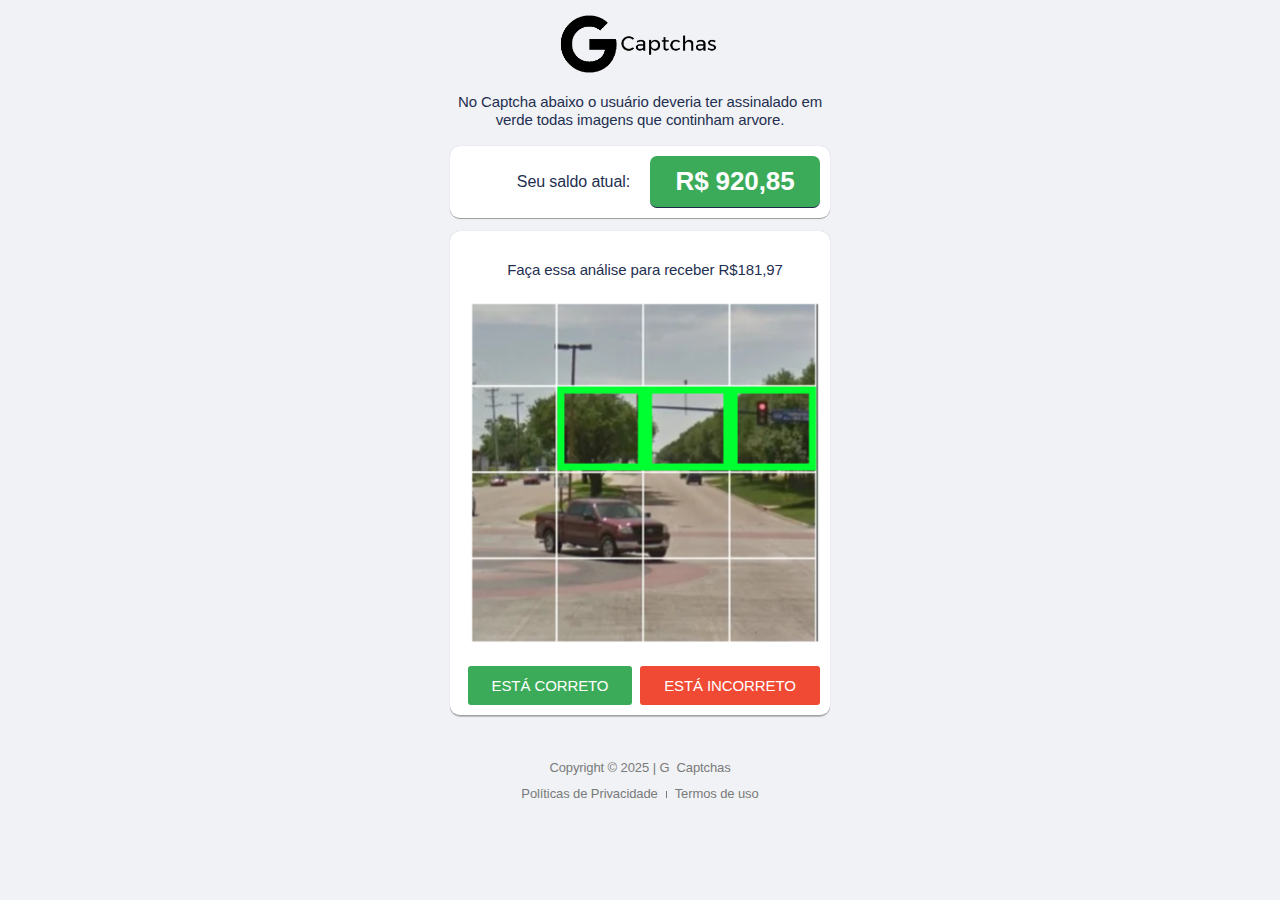
<file: c10/c10/index.htm>
﻿<!DOCTYPE html>
<html lang="pt-BR">
<head>
	<meta charset="UTF-8">
			<title>c10 &#8211; agoranovo.site</title>
		<meta name="viewport" content="width=device-width, initial-scale=1">
<meta name='robots' content='max-image-preview:large'>
	<style>img:is([sizes="auto" i], [sizes^="auto," i]) { contain-intrinsic-size: 3000px 1500px }</style>
	<title>c10 &#8211; agoranovo.site</title>
<link rel="alternate" type="application/rss+xml" title="Feed para agoranovo.site &raquo;" href="../feed/index.htm">
<link rel="alternate" type="application/rss+xml" title="Feed de comentários para agoranovo.site &raquo;" href="../comments/feed/index.htm">
<script>
window._wpemojiSettings = {"baseUrl":"https:\/\/s.w.org\/images\/core\/emoji\/16.0.1\/72x72\/","ext":".png","svgUrl":"https:\/\/s.w.org\/images\/core\/emoji\/16.0.1\/svg\/","svgExt":".svg","source":{"concatemoji":"https:\/\/agoranovo.site\/wp-includes\/js\/wp-emoji-release.min.js?ver=6.8.3"}};
/*! This file is auto-generated */
!function(s,n){var o,i,e;function c(e){try{var t={supportTests:e,timestamp:(new Date).valueOf()};sessionStorage.setItem(o,JSON.stringify(t))}catch(e){}}function p(e,t,n){e.clearRect(0,0,e.canvas.width,e.canvas.height),e.fillText(t,0,0);var t=new Uint32Array(e.getImageData(0,0,e.canvas.width,e.canvas.height).data),a=(e.clearRect(0,0,e.canvas.width,e.canvas.height),e.fillText(n,0,0),new Uint32Array(e.getImageData(0,0,e.canvas.width,e.canvas.height).data));return t.every(function(e,t){return e===a[t]})}function u(e,t){e.clearRect(0,0,e.canvas.width,e.canvas.height),e.fillText(t,0,0);for(var n=e.getImageData(16,16,1,1),a=0;a<n.data.length;a++)if(0!==n.data[a])return!1;return!0}function f(e,t,n,a){switch(t){case"flag":return n(e,"\ud83c\udff3\ufe0f\u200d\u26a7\ufe0f","\ud83c\udff3\ufe0f\u200b\u26a7\ufe0f")?!1:!n(e,"\ud83c\udde8\ud83c\uddf6","\ud83c\udde8\u200b\ud83c\uddf6")&&!n(e,"\ud83c\udff4\udb40\udc67\udb40\udc62\udb40\udc65\udb40\udc6e\udb40\udc67\udb40\udc7f","\ud83c\udff4\u200b\udb40\udc67\u200b\udb40\udc62\u200b\udb40\udc65\u200b\udb40\udc6e\u200b\udb40\udc67\u200b\udb40\udc7f");case"emoji":return!a(e,"\ud83e\udedf")}return!1}function g(e,t,n,a){var r="undefined"!=typeof WorkerGlobalScope&&self instanceof WorkerGlobalScope?new OffscreenCanvas(300,150):s.createElement("canvas"),o=r.getContext("2d",{willReadFrequently:!0}),i=(o.textBaseline="top",o.font="600 32px Arial",{});return e.forEach(function(e){i[e]=t(o,e,n,a)}),i}function t(e){var t=s.createElement("script");t.src=e,t.defer=!0,s.head.appendChild(t)}"undefined"!=typeof Promise&&(o="wpEmojiSettingsSupports",i=["flag","emoji"],n.supports={everything:!0,everythingExceptFlag:!0},e=new Promise(function(e){s.addEventListener("DOMContentLoaded",e,{once:!0})}),new Promise(function(t){var n=function(){try{var e=JSON.parse(sessionStorage.getItem(o));if("object"==typeof e&&"number"==typeof e.timestamp&&(new Date).valueOf()<e.timestamp+604800&&"object"==typeof e.supportTests)return e.supportTests}catch(e){}return null}();if(!n){if("undefined"!=typeof Worker&&"undefined"!=typeof OffscreenCanvas&&"undefined"!=typeof URL&&URL.createObjectURL&&"undefined"!=typeof Blob)try{var e="postMessage("+g.toString()+"("+[JSON.stringify(i),f.toString(),p.toString(),u.toString()].join(",")+"));",a=new Blob([e],{type:"text/javascript"}),r=new Worker(URL.createObjectURL(a),{name:"wpTestEmojiSupports"});return void(r.onmessage=function(e){c(n=e.data),r.terminate(),t(n)})}catch(e){}c(n=g(i,f,p,u))}t(n)}).then(function(e){for(var t in e)n.supports[t]=e[t],n.supports.everything=n.supports.everything&&n.supports[t],"flag"!==t&&(n.supports.everythingExceptFlag=n.supports.everythingExceptFlag&&n.supports[t]);n.supports.everythingExceptFlag=n.supports.everythingExceptFlag&&!n.supports.flag,n.DOMReady=!1,n.readyCallback=function(){n.DOMReady=!0}}).then(function(){return e}).then(function(){var e;n.supports.everything||(n.readyCallback(),(e=n.source||{}).concatemoji?t(e.concatemoji):e.wpemoji&&e.twemoji&&(t(e.twemoji),t(e.wpemoji)))}))}((window,document),window._wpemojiSettings);
</script>
<style id='wp-emoji-styles-inline-css'>

	img.wp-smiley, img.emoji {
		display: inline !important;
		border: none !important;
		box-shadow: none !important;
		height: 1em !important;
		width: 1em !important;
		margin: 0 0.07em !important;
		vertical-align: -0.1em !important;
		background: none !important;
		padding: 0 !important;
	}
</style>
<style id='wp-block-library-inline-css'>
:root{--wp-admin-theme-color:#007cba;--wp-admin-theme-color--rgb:0,124,186;--wp-admin-theme-color-darker-10:#006ba1;--wp-admin-theme-color-darker-10--rgb:0,107,161;--wp-admin-theme-color-darker-20:#005a87;--wp-admin-theme-color-darker-20--rgb:0,90,135;--wp-admin-border-width-focus:2px;--wp-block-synced-color:#7a00df;--wp-block-synced-color--rgb:122,0,223;--wp-bound-block-color:var(--wp-block-synced-color)}@media (min-resolution:192dpi){:root{--wp-admin-border-width-focus:1.5px}}.wp-element-button{cursor:pointer}:root{--wp--preset--font-size--normal:16px;--wp--preset--font-size--huge:42px}:root .has-very-light-gray-background-color{background-color:#eee}:root .has-very-dark-gray-background-color{background-color:#313131}:root .has-very-light-gray-color{color:#eee}:root .has-very-dark-gray-color{color:#313131}:root .has-vivid-green-cyan-to-vivid-cyan-blue-gradient-background{background:linear-gradient(135deg,#00d084,#0693e3)}:root .has-purple-crush-gradient-background{background:linear-gradient(135deg,#34e2e4,#4721fb 50%,#ab1dfe)}:root .has-hazy-dawn-gradient-background{background:linear-gradient(135deg,#faaca8,#dad0ec)}:root .has-subdued-olive-gradient-background{background:linear-gradient(135deg,#fafae1,#67a671)}:root .has-atomic-cream-gradient-background{background:linear-gradient(135deg,#fdd79a,#004a59)}:root .has-nightshade-gradient-background{background:linear-gradient(135deg,#330968,#31cdcf)}:root .has-midnight-gradient-background{background:linear-gradient(135deg,#020381,#2874fc)}.has-regular-font-size{font-size:1em}.has-larger-font-size{font-size:2.625em}.has-normal-font-size{font-size:var(--wp--preset--font-size--normal)}.has-huge-font-size{font-size:var(--wp--preset--font-size--huge)}.has-text-align-center{text-align:center}.has-text-align-left{text-align:left}.has-text-align-right{text-align:right}#end-resizable-editor-section{display:none}.aligncenter{clear:both}.items-justified-left{justify-content:flex-start}.items-justified-center{justify-content:center}.items-justified-right{justify-content:flex-end}.items-justified-space-between{justify-content:space-between}.screen-reader-text{border:0;clip-path:inset(50%);height:1px;margin:-1px;overflow:hidden;padding:0;position:absolute;width:1px;word-wrap:normal!important}.screen-reader-text:focus{background-color:#ddd;clip-path:none;color:#444;display:block;font-size:1em;height:auto;left:5px;line-height:normal;padding:15px 23px 14px;text-decoration:none;top:5px;width:auto;z-index:100000}html :where(.has-border-color){border-style:solid}html :where([style*=border-top-color]){border-top-style:solid}html :where([style*=border-right-color]){border-right-style:solid}html :where([style*=border-bottom-color]){border-bottom-style:solid}html :where([style*=border-left-color]){border-left-style:solid}html :where([style*=border-width]){border-style:solid}html :where([style*=border-top-width]){border-top-style:solid}html :where([style*=border-right-width]){border-right-style:solid}html :where([style*=border-bottom-width]){border-bottom-style:solid}html :where([style*=border-left-width]){border-left-style:solid}html :where(img[class*=wp-image-]){height:auto;max-width:100%}:where(figure){margin:0 0 1em}html :where(.is-position-sticky){--wp-admin--admin-bar--position-offset:var(--wp-admin--admin-bar--height,0px)}@media screen and (max-width:600px){html :where(.is-position-sticky){--wp-admin--admin-bar--position-offset:0px}}
</style>
<style id='global-styles-inline-css'>
:root{--wp--preset--aspect-ratio--square: 1;--wp--preset--aspect-ratio--4-3: 4/3;--wp--preset--aspect-ratio--3-4: 3/4;--wp--preset--aspect-ratio--3-2: 3/2;--wp--preset--aspect-ratio--2-3: 2/3;--wp--preset--aspect-ratio--16-9: 16/9;--wp--preset--aspect-ratio--9-16: 9/16;--wp--preset--color--black: #000000;--wp--preset--color--cyan-bluish-gray: #abb8c3;--wp--preset--color--white: #ffffff;--wp--preset--color--pale-pink: #f78da7;--wp--preset--color--vivid-red: #cf2e2e;--wp--preset--color--luminous-vivid-orange: #ff6900;--wp--preset--color--luminous-vivid-amber: #fcb900;--wp--preset--color--light-green-cyan: #7bdcb5;--wp--preset--color--vivid-green-cyan: #00d084;--wp--preset--color--pale-cyan-blue: #8ed1fc;--wp--preset--color--vivid-cyan-blue: #0693e3;--wp--preset--color--vivid-purple: #9b51e0;--wp--preset--color--base: #FFFFFF;--wp--preset--color--contrast: #111111;--wp--preset--color--accent-1: #FFEE58;--wp--preset--color--accent-2: #F6CFF4;--wp--preset--color--accent-3: #503AA8;--wp--preset--color--accent-4: #686868;--wp--preset--color--accent-5: #FBFAF3;--wp--preset--color--accent-6: color-mix(in srgb, currentColor 20%, transparent);--wp--preset--gradient--vivid-cyan-blue-to-vivid-purple: linear-gradient(135deg,rgba(6,147,227,1) 0%,rgb(155,81,224) 100%);--wp--preset--gradient--light-green-cyan-to-vivid-green-cyan: linear-gradient(135deg,rgb(122,220,180) 0%,rgb(0,208,130) 100%);--wp--preset--gradient--luminous-vivid-amber-to-luminous-vivid-orange: linear-gradient(135deg,rgba(252,185,0,1) 0%,rgba(255,105,0,1) 100%);--wp--preset--gradient--luminous-vivid-orange-to-vivid-red: linear-gradient(135deg,rgba(255,105,0,1) 0%,rgb(207,46,46) 100%);--wp--preset--gradient--very-light-gray-to-cyan-bluish-gray: linear-gradient(135deg,rgb(238,238,238) 0%,rgb(169,184,195) 100%);--wp--preset--gradient--cool-to-warm-spectrum: linear-gradient(135deg,rgb(74,234,220) 0%,rgb(151,120,209) 20%,rgb(207,42,186) 40%,rgb(238,44,130) 60%,rgb(251,105,98) 80%,rgb(254,248,76) 100%);--wp--preset--gradient--blush-light-purple: linear-gradient(135deg,rgb(255,206,236) 0%,rgb(152,150,240) 100%);--wp--preset--gradient--blush-bordeaux: linear-gradient(135deg,rgb(254,205,165) 0%,rgb(254,45,45) 50%,rgb(107,0,62) 100%);--wp--preset--gradient--luminous-dusk: linear-gradient(135deg,rgb(255,203,112) 0%,rgb(199,81,192) 50%,rgb(65,88,208) 100%);--wp--preset--gradient--pale-ocean: linear-gradient(135deg,rgb(255,245,203) 0%,rgb(182,227,212) 50%,rgb(51,167,181) 100%);--wp--preset--gradient--electric-grass: linear-gradient(135deg,rgb(202,248,128) 0%,rgb(113,206,126) 100%);--wp--preset--gradient--midnight: linear-gradient(135deg,rgb(2,3,129) 0%,rgb(40,116,252) 100%);--wp--preset--font-size--small: 0.875rem;--wp--preset--font-size--medium: clamp(1rem, 1rem + ((1vw - 0.2rem) * 0.196), 1.125rem);--wp--preset--font-size--large: clamp(1.125rem, 1.125rem + ((1vw - 0.2rem) * 0.392), 1.375rem);--wp--preset--font-size--x-large: clamp(1.75rem, 1.75rem + ((1vw - 0.2rem) * 0.392), 2rem);--wp--preset--font-size--xx-large: clamp(2.15rem, 2.15rem + ((1vw - 0.2rem) * 1.333), 3rem);--wp--preset--font-family--manrope: Manrope, sans-serif;--wp--preset--font-family--fira-code: "Fira Code", monospace;--wp--preset--spacing--20: 10px;--wp--preset--spacing--30: 20px;--wp--preset--spacing--40: 30px;--wp--preset--spacing--50: clamp(30px, 5vw, 50px);--wp--preset--spacing--60: clamp(30px, 7vw, 70px);--wp--preset--spacing--70: clamp(50px, 7vw, 90px);--wp--preset--spacing--80: clamp(70px, 10vw, 140px);--wp--preset--shadow--natural: 6px 6px 9px rgba(0, 0, 0, 0.2);--wp--preset--shadow--deep: 12px 12px 50px rgba(0, 0, 0, 0.4);--wp--preset--shadow--sharp: 6px 6px 0px rgba(0, 0, 0, 0.2);--wp--preset--shadow--outlined: 6px 6px 0px -3px rgba(255, 255, 255, 1), 6px 6px rgba(0, 0, 0, 1);--wp--preset--shadow--crisp: 6px 6px 0px rgba(0, 0, 0, 1);}:root { --wp--style--global--content-size: 645px;--wp--style--global--wide-size: 1340px; }:where(body) { margin: 0; }.wp-site-blocks { padding-top: var(--wp--style--root--padding-top); padding-bottom: var(--wp--style--root--padding-bottom); }.has-global-padding { padding-right: var(--wp--style--root--padding-right); padding-left: var(--wp--style--root--padding-left); }.has-global-padding > .alignfull { margin-right: calc(var(--wp--style--root--padding-right) * -1); margin-left: calc(var(--wp--style--root--padding-left) * -1); }.has-global-padding :where(:not(.alignfull.is-layout-flow) > .has-global-padding:not(.wp-block-block, .alignfull)) { padding-right: 0; padding-left: 0; }.has-global-padding :where(:not(.alignfull.is-layout-flow) > .has-global-padding:not(.wp-block-block, .alignfull)) > .alignfull { margin-left: 0; margin-right: 0; }.wp-site-blocks > .alignleft { float: left; margin-right: 2em; }.wp-site-blocks > .alignright { float: right; margin-left: 2em; }.wp-site-blocks > .aligncenter { justify-content: center; margin-left: auto; margin-right: auto; }:where(.wp-site-blocks) > * { margin-block-start: 1.2rem; margin-block-end: 0; }:where(.wp-site-blocks) > :first-child { margin-block-start: 0; }:where(.wp-site-blocks) > :last-child { margin-block-end: 0; }:root { --wp--style--block-gap: 1.2rem; }:root :where(.is-layout-flow) > :first-child{margin-block-start: 0;}:root :where(.is-layout-flow) > :last-child{margin-block-end: 0;}:root :where(.is-layout-flow) > *{margin-block-start: 1.2rem;margin-block-end: 0;}:root :where(.is-layout-constrained) > :first-child{margin-block-start: 0;}:root :where(.is-layout-constrained) > :last-child{margin-block-end: 0;}:root :where(.is-layout-constrained) > *{margin-block-start: 1.2rem;margin-block-end: 0;}:root :where(.is-layout-flex){gap: 1.2rem;}:root :where(.is-layout-grid){gap: 1.2rem;}.is-layout-flow > .alignleft{float: left;margin-inline-start: 0;margin-inline-end: 2em;}.is-layout-flow > .alignright{float: right;margin-inline-start: 2em;margin-inline-end: 0;}.is-layout-flow > .aligncenter{margin-left: auto !important;margin-right: auto !important;}.is-layout-constrained > .alignleft{float: left;margin-inline-start: 0;margin-inline-end: 2em;}.is-layout-constrained > .alignright{float: right;margin-inline-start: 2em;margin-inline-end: 0;}.is-layout-constrained > .aligncenter{margin-left: auto !important;margin-right: auto !important;}.is-layout-constrained > :where(:not(.alignleft):not(.alignright):not(.alignfull)){max-width: var(--wp--style--global--content-size);margin-left: auto !important;margin-right: auto !important;}.is-layout-constrained > .alignwide{max-width: var(--wp--style--global--wide-size);}body .is-layout-flex{display: flex;}.is-layout-flex{flex-wrap: wrap;align-items: center;}.is-layout-flex > :is(*, div){margin: 0;}body .is-layout-grid{display: grid;}.is-layout-grid > :is(*, div){margin: 0;}body{background-color: var(--wp--preset--color--base);color: var(--wp--preset--color--contrast);font-family: var(--wp--preset--font-family--manrope);font-size: var(--wp--preset--font-size--large);font-weight: 300;letter-spacing: -0.1px;line-height: 1.4;--wp--style--root--padding-top: 0px;--wp--style--root--padding-right: var(--wp--preset--spacing--50);--wp--style--root--padding-bottom: 0px;--wp--style--root--padding-left: var(--wp--preset--spacing--50);}a:where(:not(.wp-element-button)){color: currentColor;text-decoration: underline;}:root :where(a:where(:not(.wp-element-button)):hover){text-decoration: none;}h1, h2, h3, h4, h5, h6{font-weight: 400;letter-spacing: -0.1px;line-height: 1.125;}h1{font-size: var(--wp--preset--font-size--xx-large);}h2{font-size: var(--wp--preset--font-size--x-large);}h3{font-size: var(--wp--preset--font-size--large);}h4{font-size: var(--wp--preset--font-size--medium);}h5{font-size: var(--wp--preset--font-size--small);letter-spacing: 0.5px;}h6{font-size: var(--wp--preset--font-size--small);font-weight: 700;letter-spacing: 1.4px;text-transform: uppercase;}:root :where(.wp-element-button, .wp-block-button__link){background-color: var(--wp--preset--color--contrast);border-width: 0;color: var(--wp--preset--color--base);font-family: inherit;font-size: var(--wp--preset--font-size--medium);line-height: inherit;padding-top: 1rem;padding-right: 2.25rem;padding-bottom: 1rem;padding-left: 2.25rem;text-decoration: none;}:root :where(.wp-element-button:hover, .wp-block-button__link:hover){background-color: color-mix(in srgb, var(--wp--preset--color--contrast) 85%, transparent);border-color: transparent;color: var(--wp--preset--color--base);}:root :where(.wp-element-button:focus, .wp-block-button__link:focus){outline-color: var(--wp--preset--color--accent-4);outline-offset: 2px;}:root :where(.wp-element-caption, .wp-block-audio figcaption, .wp-block-embed figcaption, .wp-block-gallery figcaption, .wp-block-image figcaption, .wp-block-table figcaption, .wp-block-video figcaption){font-size: var(--wp--preset--font-size--small);line-height: 1.4;}.has-black-color{color: var(--wp--preset--color--black) !important;}.has-cyan-bluish-gray-color{color: var(--wp--preset--color--cyan-bluish-gray) !important;}.has-white-color{color: var(--wp--preset--color--white) !important;}.has-pale-pink-color{color: var(--wp--preset--color--pale-pink) !important;}.has-vivid-red-color{color: var(--wp--preset--color--vivid-red) !important;}.has-luminous-vivid-orange-color{color: var(--wp--preset--color--luminous-vivid-orange) !important;}.has-luminous-vivid-amber-color{color: var(--wp--preset--color--luminous-vivid-amber) !important;}.has-light-green-cyan-color{color: var(--wp--preset--color--light-green-cyan) !important;}.has-vivid-green-cyan-color{color: var(--wp--preset--color--vivid-green-cyan) !important;}.has-pale-cyan-blue-color{color: var(--wp--preset--color--pale-cyan-blue) !important;}.has-vivid-cyan-blue-color{color: var(--wp--preset--color--vivid-cyan-blue) !important;}.has-vivid-purple-color{color: var(--wp--preset--color--vivid-purple) !important;}.has-base-color{color: var(--wp--preset--color--base) !important;}.has-contrast-color{color: var(--wp--preset--color--contrast) !important;}.has-accent-1-color{color: var(--wp--preset--color--accent-1) !important;}.has-accent-2-color{color: var(--wp--preset--color--accent-2) !important;}.has-accent-3-color{color: var(--wp--preset--color--accent-3) !important;}.has-accent-4-color{color: var(--wp--preset--color--accent-4) !important;}.has-accent-5-color{color: var(--wp--preset--color--accent-5) !important;}.has-accent-6-color{color: var(--wp--preset--color--accent-6) !important;}.has-black-background-color{background-color: var(--wp--preset--color--black) !important;}.has-cyan-bluish-gray-background-color{background-color: var(--wp--preset--color--cyan-bluish-gray) !important;}.has-white-background-color{background-color: var(--wp--preset--color--white) !important;}.has-pale-pink-background-color{background-color: var(--wp--preset--color--pale-pink) !important;}.has-vivid-red-background-color{background-color: var(--wp--preset--color--vivid-red) !important;}.has-luminous-vivid-orange-background-color{background-color: var(--wp--preset--color--luminous-vivid-orange) !important;}.has-luminous-vivid-amber-background-color{background-color: var(--wp--preset--color--luminous-vivid-amber) !important;}.has-light-green-cyan-background-color{background-color: var(--wp--preset--color--light-green-cyan) !important;}.has-vivid-green-cyan-background-color{background-color: var(--wp--preset--color--vivid-green-cyan) !important;}.has-pale-cyan-blue-background-color{background-color: var(--wp--preset--color--pale-cyan-blue) !important;}.has-vivid-cyan-blue-background-color{background-color: var(--wp--preset--color--vivid-cyan-blue) !important;}.has-vivid-purple-background-color{background-color: var(--wp--preset--color--vivid-purple) !important;}.has-base-background-color{background-color: var(--wp--preset--color--base) !important;}.has-contrast-background-color{background-color: var(--wp--preset--color--contrast) !important;}.has-accent-1-background-color{background-color: var(--wp--preset--color--accent-1) !important;}.has-accent-2-background-color{background-color: var(--wp--preset--color--accent-2) !important;}.has-accent-3-background-color{background-color: var(--wp--preset--color--accent-3) !important;}.has-accent-4-background-color{background-color: var(--wp--preset--color--accent-4) !important;}.has-accent-5-background-color{background-color: var(--wp--preset--color--accent-5) !important;}.has-accent-6-background-color{background-color: var(--wp--preset--color--accent-6) !important;}.has-black-border-color{border-color: var(--wp--preset--color--black) !important;}.has-cyan-bluish-gray-border-color{border-color: var(--wp--preset--color--cyan-bluish-gray) !important;}.has-white-border-color{border-color: var(--wp--preset--color--white) !important;}.has-pale-pink-border-color{border-color: var(--wp--preset--color--pale-pink) !important;}.has-vivid-red-border-color{border-color: var(--wp--preset--color--vivid-red) !important;}.has-luminous-vivid-orange-border-color{border-color: var(--wp--preset--color--luminous-vivid-orange) !important;}.has-luminous-vivid-amber-border-color{border-color: var(--wp--preset--color--luminous-vivid-amber) !important;}.has-light-green-cyan-border-color{border-color: var(--wp--preset--color--light-green-cyan) !important;}.has-vivid-green-cyan-border-color{border-color: var(--wp--preset--color--vivid-green-cyan) !important;}.has-pale-cyan-blue-border-color{border-color: var(--wp--preset--color--pale-cyan-blue) !important;}.has-vivid-cyan-blue-border-color{border-color: var(--wp--preset--color--vivid-cyan-blue) !important;}.has-vivid-purple-border-color{border-color: var(--wp--preset--color--vivid-purple) !important;}.has-base-border-color{border-color: var(--wp--preset--color--base) !important;}.has-contrast-border-color{border-color: var(--wp--preset--color--contrast) !important;}.has-accent-1-border-color{border-color: var(--wp--preset--color--accent-1) !important;}.has-accent-2-border-color{border-color: var(--wp--preset--color--accent-2) !important;}.has-accent-3-border-color{border-color: var(--wp--preset--color--accent-3) !important;}.has-accent-4-border-color{border-color: var(--wp--preset--color--accent-4) !important;}.has-accent-5-border-color{border-color: var(--wp--preset--color--accent-5) !important;}.has-accent-6-border-color{border-color: var(--wp--preset--color--accent-6) !important;}.has-vivid-cyan-blue-to-vivid-purple-gradient-background{background: var(--wp--preset--gradient--vivid-cyan-blue-to-vivid-purple) !important;}.has-light-green-cyan-to-vivid-green-cyan-gradient-background{background: var(--wp--preset--gradient--light-green-cyan-to-vivid-green-cyan) !important;}.has-luminous-vivid-amber-to-luminous-vivid-orange-gradient-background{background: var(--wp--preset--gradient--luminous-vivid-amber-to-luminous-vivid-orange) !important;}.has-luminous-vivid-orange-to-vivid-red-gradient-background{background: var(--wp--preset--gradient--luminous-vivid-orange-to-vivid-red) !important;}.has-very-light-gray-to-cyan-bluish-gray-gradient-background{background: var(--wp--preset--gradient--very-light-gray-to-cyan-bluish-gray) !important;}.has-cool-to-warm-spectrum-gradient-background{background: var(--wp--preset--gradient--cool-to-warm-spectrum) !important;}.has-blush-light-purple-gradient-background{background: var(--wp--preset--gradient--blush-light-purple) !important;}.has-blush-bordeaux-gradient-background{background: var(--wp--preset--gradient--blush-bordeaux) !important;}.has-luminous-dusk-gradient-background{background: var(--wp--preset--gradient--luminous-dusk) !important;}.has-pale-ocean-gradient-background{background: var(--wp--preset--gradient--pale-ocean) !important;}.has-electric-grass-gradient-background{background: var(--wp--preset--gradient--electric-grass) !important;}.has-midnight-gradient-background{background: var(--wp--preset--gradient--midnight) !important;}.has-small-font-size{font-size: var(--wp--preset--font-size--small) !important;}.has-medium-font-size{font-size: var(--wp--preset--font-size--medium) !important;}.has-large-font-size{font-size: var(--wp--preset--font-size--large) !important;}.has-x-large-font-size{font-size: var(--wp--preset--font-size--x-large) !important;}.has-xx-large-font-size{font-size: var(--wp--preset--font-size--xx-large) !important;}.has-manrope-font-family{font-family: var(--wp--preset--font-family--manrope) !important;}.has-fira-code-font-family{font-family: var(--wp--preset--font-family--fira-code) !important;}
</style>
<style id='wp-block-template-skip-link-inline-css'>

		.skip-link.screen-reader-text {
			border: 0;
			clip-path: inset(50%);
			height: 1px;
			margin: -1px;
			overflow: hidden;
			padding: 0;
			position: absolute !important;
			width: 1px;
			word-wrap: normal !important;
		}

		.skip-link.screen-reader-text:focus {
			background-color: #eee;
			clip-path: none;
			color: #444;
			display: block;
			font-size: 1em;
			height: auto;
			left: 5px;
			line-height: normal;
			padding: 15px 23px 14px;
			text-decoration: none;
			top: 5px;
			width: auto;
			z-index: 100000;
		}
</style>
<link rel='stylesheet' id='twentytwentyfive-style-css' href='../wp-content/themes/twentytwentyfive/style.css?ver=1.3' media='all'>
<link rel='stylesheet' id='elementor-frontend-css' href='../wp-content/plugins/elementor/assets/css/frontend.min.css?ver=3.33.4' media='all'>
<link rel='stylesheet' id='elementor-post-5-css' href='../wp-content/uploads/elementor/css/post-5.css?ver=1765936817' media='all'>
<link rel='stylesheet' id='widget-image-css' href='../wp-content/plugins/elementor/assets/css/widget-image.min.css?ver=3.33.4' media='all'>
<link rel='stylesheet' id='widget-heading-css' href='../wp-content/plugins/elementor/assets/css/widget-heading.min.css?ver=3.33.4' media='all'>
<link rel='stylesheet' id='widget-icon-list-css' href='../wp-content/plugins/elementor/assets/css/widget-icon-list.min.css?ver=3.33.4' media='all'>
<link rel='stylesheet' id='elementor-post-108-css' href='../wp-content/uploads/elementor/css/post-108.css?ver=1766005860' media='all'>
<link rel='stylesheet' id='elementor-gf-local-roboto-css' href='../wp-content/uploads/elementor/google-fonts/css/roboto.css?ver=1754622220' media='all'>
<link rel='stylesheet' id='elementor-gf-local-robotoslab-css' href='../wp-content/uploads/elementor/google-fonts/css/robotoslab.css?ver=1754622282' media='all'>
<link rel='stylesheet' id='elementor-gf-local-montserrat-css' href='../wp-content/uploads/elementor/google-fonts/css/montserrat.css?ver=1754622258' media='all'>
<script src="../wp-includes/js/jquery/jquery.min.js?ver=3.7.1" id="jquery-core-js"></script>
<script src="../wp-includes/js/jquery/jquery-migrate.min.js?ver=3.4.1" id="jquery-migrate-js"></script>
<link rel="https://api.w.org/" href="../wp-json/index.htm"><link rel="alternate" title="JSON" type="application/json" href="../wp-json/wp/v2/pages/108"><link rel="EditURI" type="application/rsd+xml" title="RSD" href="../xmlrpc.php?rsd">
<meta name="generator" content="WordPress 6.8.3">
<link rel="canonical" href="index.htm">
<link rel='shortlink' href='https://agoranovo.site/?p=108'>
<link rel="alternate" title="oEmbed (JSON)" type="application/json+oembed" href="../wp-json/oembed/1.0/embed?url=https%3A%2F%2Fagoranovo.site%2Fc10%2F">
<link rel="alternate" title="oEmbed (XML)" type="text/xml+oembed" href="../wp-json/oembed/1.0/embed-1?url=https%3A%2F%2Fagoranovo.site%2Fc10%2F&#038;format=xml">
		<script type="text/javascript">
				(function(c,l,a,r,i,t,y){
					c[a]=c[a]||function(){(c[a].q=c[a].q||[]).push(arguments)};t=l.createElement(r);t.async=1;
					t.src="https://www.clarity.ms/tag/"+i+"?ref=wordpress";y=l.getElementsByTagName(r)[0];y.parentNode.insertBefore(t,y);
				})(window, document, "clarity", "script", "umpinyqowe");
		</script>
		<meta name="generator" content="Elementor 3.33.4; features: e_font_icon_svg, additional_custom_breakpoints; settings: css_print_method-external, google_font-enabled, font_display-swap">
			<style>
				.e-con.e-parent:nth-of-type(n+4):not(.e-lazyloaded):not(.e-no-lazyload),
				.e-con.e-parent:nth-of-type(n+4):not(.e-lazyloaded):not(.e-no-lazyload) * {
					background-image: none !important;
				}
				@media screen and (max-height: 1024px) {
					.e-con.e-parent:nth-of-type(n+3):not(.e-lazyloaded):not(.e-no-lazyload),
					.e-con.e-parent:nth-of-type(n+3):not(.e-lazyloaded):not(.e-no-lazyload) * {
						background-image: none !important;
					}
				}
				@media screen and (max-height: 640px) {
					.e-con.e-parent:nth-of-type(n+2):not(.e-lazyloaded):not(.e-no-lazyload),
					.e-con.e-parent:nth-of-type(n+2):not(.e-lazyloaded):not(.e-no-lazyload) * {
						background-image: none !important;
					}
				}
			</style>
			<style class='wp-fonts-local'>
@font-face{font-family:Manrope;font-style:normal;font-weight:200 800;font-display:fallback;src:url('../wp-content/themes/twentytwentyfive/assets/fonts/manrope/Manrope-VariableFont_wght.woff2') format('woff2');}
@font-face{font-family:"Fira Code";font-style:normal;font-weight:300 700;font-display:fallback;src:url('../wp-content/themes/twentytwentyfive/assets/fonts/fira-code/FiraCode-VariableFont_wght.woff2') format('woff2');}
</style>
	<meta name="viewport" content="width=device-width, initial-scale=1.0, viewport-fit=cover"></head>
<body class="wp-singular page-template page-template-elementor_canvas page page-id-108 wp-embed-responsive wp-theme-twentytwentyfive elementor-default elementor-template-canvas elementor-kit-5 elementor-page elementor-page-108">
			<div data-elementor-type="wp-page" data-elementor-id="108" class="elementor elementor-108">
						<section class="elementor-section elementor-top-section elementor-element elementor-element-26b44e07 elementor-section-boxed elementor-section-height-default elementor-section-height-default" data-id="26b44e07" data-element_type="section">
						<div class="elementor-container elementor-column-gap-default">
					<div class="elementor-column elementor-col-100 elementor-top-column elementor-element elementor-element-20553dfe" data-id="20553dfe" data-element_type="column">
			<div class="elementor-widget-wrap elementor-element-populated">
						<div class="elementor-element elementor-element-5b7ee5b4 elementor-widget elementor-widget-image" data-id="5b7ee5b4" data-element_type="widget" data-widget_type="image.default">
															<img fetchpriority="high" decoding="async" width="765" height="228" src="../wp-content/uploads/2025/09/Google-Captchas2-1.png" class="attachment-large size-large wp-image-79" alt="" srcset="../wp-content/uploads/2025/09/Google-Captchas2-1.png 765w, ../wp-content/uploads/2025/09/Google-Captchas2-1-300x89.png 300w" sizes="(max-width: 765px) 100vw, 765px">															</div>
				<div class="elementor-element elementor-element-5cb4496d elementor-widget elementor-widget-heading" data-id="5cb4496d" data-element_type="widget" data-widget_type="heading.default">
					<h2 class="elementor-heading-title elementor-size-default">No Captcha abaixo o usuário deveria ter assinalado em verde todas imagens que continham arvore.</h2>				</div>
				<section class="elementor-section elementor-inner-section elementor-element elementor-element-172840b1 elementor-section-content-middle elementor-section-boxed elementor-section-height-default elementor-section-height-default" data-id="172840b1" data-element_type="section" data-settings="{&quot;background_background&quot;:&quot;classic&quot;}">
						<div class="elementor-container elementor-column-gap-default">
					<div class="elementor-column elementor-col-50 elementor-inner-column elementor-element elementor-element-ae7062a" data-id="ae7062a" data-element_type="column">
			<div class="elementor-widget-wrap elementor-element-populated">
						<div class="elementor-element elementor-element-31c932e0 elementor-widget elementor-widget-heading" data-id="31c932e0" data-element_type="widget" data-widget_type="heading.default">
					<h2 class="elementor-heading-title elementor-size-default">Seu saldo atual:</h2>				</div>
					</div>
		</div>
				<div class="elementor-column elementor-col-50 elementor-inner-column elementor-element elementor-element-5630e3da" data-id="5630e3da" data-element_type="column">
			<div class="elementor-widget-wrap elementor-element-populated">
						<section class="elementor-section elementor-inner-section elementor-element elementor-element-3cebc78 elementor-section-content-middle elementor-section-boxed elementor-section-height-default elementor-section-height-default" data-id="3cebc78" data-element_type="section" data-settings="{&quot;background_background&quot;:&quot;classic&quot;}">
						<div class="elementor-container elementor-column-gap-default">
					<div class="elementor-column elementor-col-100 elementor-inner-column elementor-element elementor-element-1337637f" data-id="1337637f" data-element_type="column" data-settings="{&quot;background_background&quot;:&quot;classic&quot;}">
			<div class="elementor-widget-wrap elementor-element-populated">
						<div class="elementor-element elementor-element-1dc5cd55 elementor-widget elementor-widget-heading" data-id="1dc5cd55" data-element_type="widget" data-widget_type="heading.default">
					<h2 class="elementor-heading-title elementor-size-default">R$ 920,85</h2>				</div>
					</div>
		</div>
					</div>
		</section>
					</div>
		</div>
					</div>
		</section>
				<section class="elementor-section elementor-inner-section elementor-element elementor-element-147d6770 elementor-section-content-middle elementor-section-boxed elementor-section-height-default elementor-section-height-default" data-id="147d6770" data-element_type="section" data-settings="{&quot;background_background&quot;:&quot;classic&quot;}">
						<div class="elementor-container elementor-column-gap-default">
					<div class="elementor-column elementor-col-100 elementor-inner-column elementor-element elementor-element-1fe211b5" data-id="1fe211b5" data-element_type="column">
			<div class="elementor-widget-wrap elementor-element-populated">
						<div class="elementor-element elementor-element-3bb35e00 elementor-widget elementor-widget-heading" data-id="3bb35e00" data-element_type="widget" data-widget_type="heading.default">
					<h2 class="elementor-heading-title elementor-size-default">Faça essa análise para receber R$181,97</h2>				</div>
				<div class="elementor-element elementor-element-9820dad elementor-widget elementor-widget-image" data-id="9820dad" data-element_type="widget" data-widget_type="image.default">
															<img decoding="async" width="395" height="392" src="../wp-content/uploads/2025/09/Design-sem-nome-7-1.png" class="attachment-large size-large wp-image-110" alt="" srcset="../wp-content/uploads/2025/09/Design-sem-nome-7-1.png 395w, ../wp-content/uploads/2025/09/Design-sem-nome-7-1-300x298.png 300w, ../wp-content/uploads/2025/09/Design-sem-nome-7-1-150x150.png 150w" sizes="(max-width: 395px) 100vw, 395px">															</div>
					</div>
		</div>
					</div>
		</section>
				<section class="elementor-section elementor-inner-section elementor-element elementor-element-2938d2d7 elementor-section-content-middle elementor-section-boxed elementor-section-height-default elementor-section-height-default" data-id="2938d2d7" data-element_type="section" data-settings="{&quot;background_background&quot;:&quot;classic&quot;}">
						<div class="elementor-container elementor-column-gap-default">
					<div class="elementor-column elementor-col-50 elementor-inner-column elementor-element elementor-element-3a505d82" data-id="3a505d82" data-element_type="column">
			<div class="elementor-widget-wrap elementor-element-populated">
						<div class="elementor-element elementor-element-175263a3 elementor-align-center elementor-mobile-align-center elementor-widget elementor-widget-button" data-id="175263a3" data-element_type="widget" data-widget_type="button.default">
										<a class="elementor-button elementor-button-link elementor-size-sm" href="https://agoranovo.site/c11">
						<span class="elementor-button-content-wrapper">
									<span class="elementor-button-text">ESTÁ CORRETO</span>
					</span>
					</a>
								</div>
					</div>
		</div>
				<div class="elementor-column elementor-col-50 elementor-inner-column elementor-element elementor-element-5467e325" data-id="5467e325" data-element_type="column">
			<div class="elementor-widget-wrap elementor-element-populated">
						<div class="elementor-element elementor-element-435ac270 elementor-align-center elementor-mobile-align-center elementor-widget elementor-widget-button" data-id="435ac270" data-element_type="widget" data-widget_type="button.default">
										<a class="elementor-button elementor-button-link elementor-size-sm" href="https://agoranovo.site/c11">
						<span class="elementor-button-content-wrapper">
									<span class="elementor-button-text">ESTÁ INCORRETO</span>
					</span>
					</a>
								</div>
					</div>
		</div>
					</div>
		</section>
				<div class="elementor-element elementor-element-24572a02 elementor-widget elementor-widget-text-editor" data-id="24572a02" data-element_type="widget" data-widget_type="text-editor.default">
									<p>Copyright © 2025 <span class="entry-title">| G  Captchas</span></p>								</div>
				<div class="elementor-element elementor-element-76c0e2ce elementor-icon-list--layout-inline elementor-align-center elementor-list-item-link-full_width elementor-widget elementor-widget-icon-list" data-id="76c0e2ce" data-element_type="widget" data-widget_type="icon-list.default">
							<ul class="elementor-icon-list-items elementor-inline-items">
							<li class="elementor-icon-list-item elementor-inline-item">
											<a href="#">

											<span class="elementor-icon-list-text">Políticas de Privacidade</span>
											</a>
									</li>
								<li class="elementor-icon-list-item elementor-inline-item">
											<a href="#">

											<span class="elementor-icon-list-text">Termos de uso</span>
											</a>
									</li>
						</ul>
						</div>
					</div>
		</div>
					</div>
		</section>
		<div class="elementor-element elementor-element-ad26a41 e-flex e-con-boxed e-con e-parent" data-id="ad26a41" data-element_type="container">
					<div class="e-con-inner">
				<div class="elementor-element elementor-element-3adb762 elementor-widget elementor-widget-html" data-id="3adb762" data-element_type="widget" data-widget_type="html.default">
					<script>
  window.pixelId = "68c3ce2f85d279d913865e26";
  var a = document.createElement("script");
  a.setAttribute("async", "");
  a.setAttribute("defer", "");
  a.setAttribute("src", "https://cdn.utmify.com.br/scripts/pixel/pixel.js");
  document.head.appendChild(a);
</script>

<script src="../scripts/utms/latest.js" data-utmify-prevent-xcod-sck="" data-utmify-prevent-subids="" async="" defer=""></script>				</div>
					</div>
				</div>
				</div>
		<script type="speculationrules">
{"prefetch":[{"source":"document","where":{"and":[{"href_matches":"\/*"},{"not":{"href_matches":["\/wp-*.php","\/wp-admin\/*","\/wp-content\/uploads\/*","\/wp-content\/*","\/wp-content\/plugins\/*","\/wp-content\/themes\/twentytwentyfive\/*","\/*\\?(.+)"]}},{"not":{"selector_matches":"a[rel~=\"nofollow\"]"}},{"not":{"selector_matches":".no-prefetch, .no-prefetch a"}}]},"eagerness":"conservative"}]}
</script>
			<script>
				const lazyloadRunObserver = () => {
					const lazyloadBackgrounds = document.querySelectorAll( `.e-con.e-parent:not(.e-lazyloaded)` );
					const lazyloadBackgroundObserver = new IntersectionObserver( ( entries ) => {
						entries.forEach( ( entry ) => {
							if ( entry.isIntersecting ) {
								let lazyloadBackground = entry.target;
								if( lazyloadBackground ) {
									lazyloadBackground.classList.add( 'e-lazyloaded' );
								}
								lazyloadBackgroundObserver.unobserve( entry.target );
							}
						});
					}, { rootMargin: '200px 0px 200px 0px' } );
					lazyloadBackgrounds.forEach( ( lazyloadBackground ) => {
						lazyloadBackgroundObserver.observe( lazyloadBackground );
					} );
				};
				const events = [
					'DOMContentLoaded',
					'elementor/lazyload/observe',
				];
				events.forEach( ( event ) => {
					document.addEventListener( event, lazyloadRunObserver );
				} );
			</script>
			<script id="wp-block-template-skip-link-js-after">
	( function() {
		var skipLinkTarget = document.querySelector( 'main' ),
			sibling,
			skipLinkTargetID,
			skipLink;

		// Early exit if a skip-link target can't be located.
		if ( ! skipLinkTarget ) {
			return;
		}

		/*
		 * Get the site wrapper.
		 * The skip-link will be injected in the beginning of it.
		 */
		sibling = document.querySelector( '.wp-site-blocks' );

		// Early exit if the root element was not found.
		if ( ! sibling ) {
			return;
		}

		// Get the skip-link target's ID, and generate one if it doesn't exist.
		skipLinkTargetID = skipLinkTarget.id;
		if ( ! skipLinkTargetID ) {
			skipLinkTargetID = 'wp--skip-link--target';
			skipLinkTarget.id = skipLinkTargetID;
		}

		// Create the skip link.
		skipLink = document.createElement( 'a' );
		skipLink.classList.add( 'skip-link', 'screen-reader-text' );
		skipLink.id = 'wp-skip-link';
		skipLink.href = '#' + skipLinkTargetID;
		skipLink.innerText = 'Pular para o conteúdo';

		// Inject the skip link.
		sibling.parentElement.insertBefore( skipLink, sibling );
	}() );
	
</script>
<script src="../wp-content/plugins/elementor/assets/js/webpack.runtime.min.js?ver=3.33.4" id="elementor-webpack-runtime-js"></script>
<script src="../wp-content/plugins/elementor/assets/js/frontend-modules.min.js?ver=3.33.4" id="elementor-frontend-modules-js"></script>
<script src="../wp-includes/js/jquery/ui/core.min.js?ver=1.13.3" id="jquery-ui-core-js"></script>
<script id="elementor-frontend-js-before">
var elementorFrontendConfig = {"environmentMode":{"edit":false,"wpPreview":false,"isScriptDebug":false},"i18n":{"shareOnFacebook":"Compartilhar no Facebook","shareOnTwitter":"Compartilhar no Twitter","pinIt":"Fixar","download":"Baixar","downloadImage":"Baixar imagem","fullscreen":"Tela cheia","zoom":"Zoom","share":"Compartilhar","playVideo":"Reproduzir v\u00eddeo","previous":"Anterior","next":"Pr\u00f3ximo","close":"Fechar","a11yCarouselPrevSlideMessage":"Slide anterior","a11yCarouselNextSlideMessage":"Pr\u00f3ximo slide","a11yCarouselFirstSlideMessage":"Este \u00e9 o primeiro slide","a11yCarouselLastSlideMessage":"Este \u00e9 o \u00faltimo slide","a11yCarouselPaginationBulletMessage":"Ir para o slide"},"is_rtl":false,"breakpoints":{"xs":0,"sm":480,"md":768,"lg":1025,"xl":1440,"xxl":1600},"responsive":{"breakpoints":{"mobile":{"label":"Dispositivos m\u00f3veis no modo retrato","value":767,"default_value":767,"direction":"max","is_enabled":true},"mobile_extra":{"label":"Dispositivos m\u00f3veis no modo paisagem","value":880,"default_value":880,"direction":"max","is_enabled":false},"tablet":{"label":"Tablet no modo retrato","value":1024,"default_value":1024,"direction":"max","is_enabled":true},"tablet_extra":{"label":"Tablet no modo paisagem","value":1200,"default_value":1200,"direction":"max","is_enabled":false},"laptop":{"label":"Notebook","value":1366,"default_value":1366,"direction":"max","is_enabled":false},"widescreen":{"label":"Tela ampla (widescreen)","value":2400,"default_value":2400,"direction":"min","is_enabled":false}},"hasCustomBreakpoints":false},"version":"3.33.4","is_static":false,"experimentalFeatures":{"e_font_icon_svg":true,"additional_custom_breakpoints":true,"container":true,"e_optimized_markup":true,"nested-elements":true,"home_screen":true,"global_classes_should_enforce_capabilities":true,"e_variables":true,"cloud-library":true,"e_opt_in_v4_page":true,"import-export-customization":true},"urls":{"assets":"https:\/\/agoranovo.site\/wp-content\/plugins\/elementor\/assets\/","ajaxurl":"https:\/\/agoranovo.site\/wp-admin\/admin-ajax.php","uploadUrl":"https:\/\/agoranovo.site\/wp-content\/uploads"},"nonces":{"floatingButtonsClickTracking":"3acb9bc9e3"},"swiperClass":"swiper","settings":{"page":[],"editorPreferences":[]},"kit":{"active_breakpoints":["viewport_mobile","viewport_tablet"],"global_image_lightbox":"yes","lightbox_enable_counter":"yes","lightbox_enable_fullscreen":"yes","lightbox_enable_zoom":"yes","lightbox_enable_share":"yes","lightbox_title_src":"title","lightbox_description_src":"description"},"post":{"id":108,"title":"c10%20%E2%80%93%20agoranovo.site","excerpt":"","featuredImage":false}};
</script>
<script src="../wp-content/plugins/elementor/assets/js/frontend.min.js?ver=3.33.4" id="elementor-frontend-js"></script>
	</body>
</html>
</file>
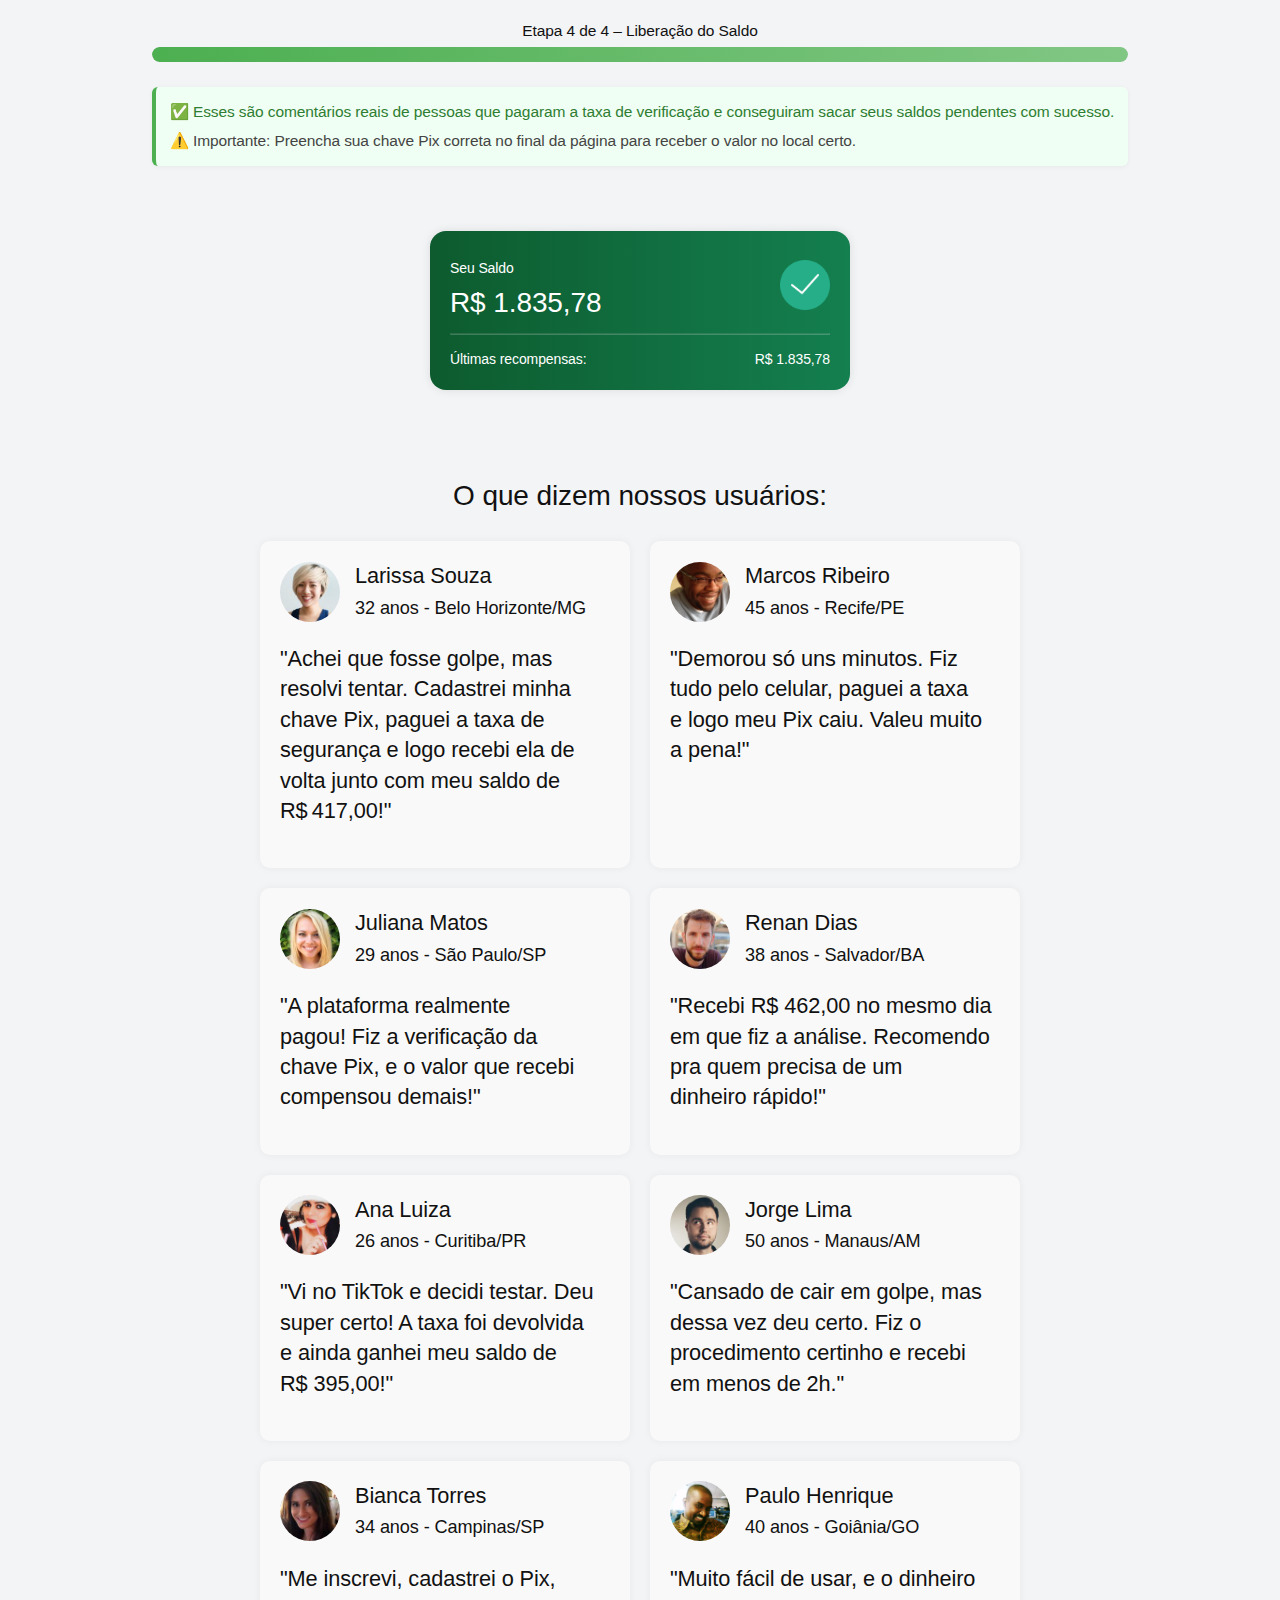
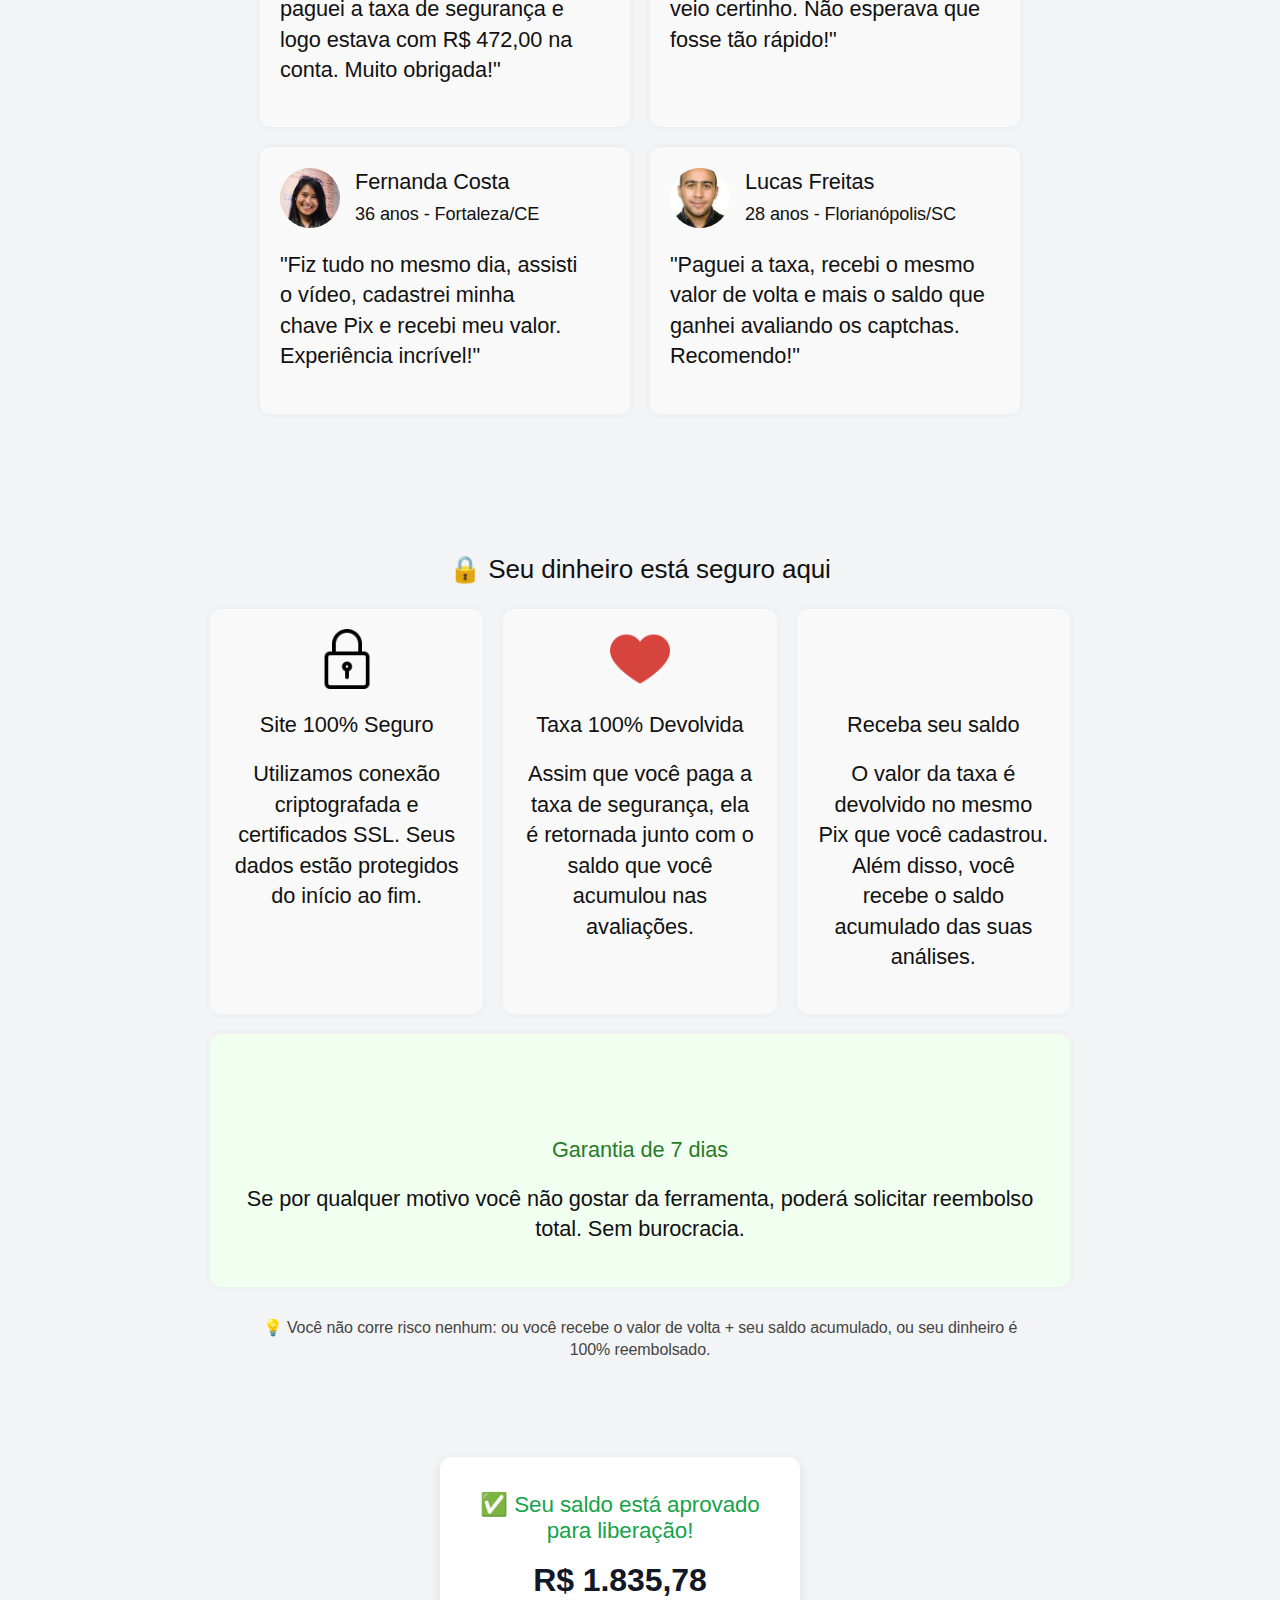
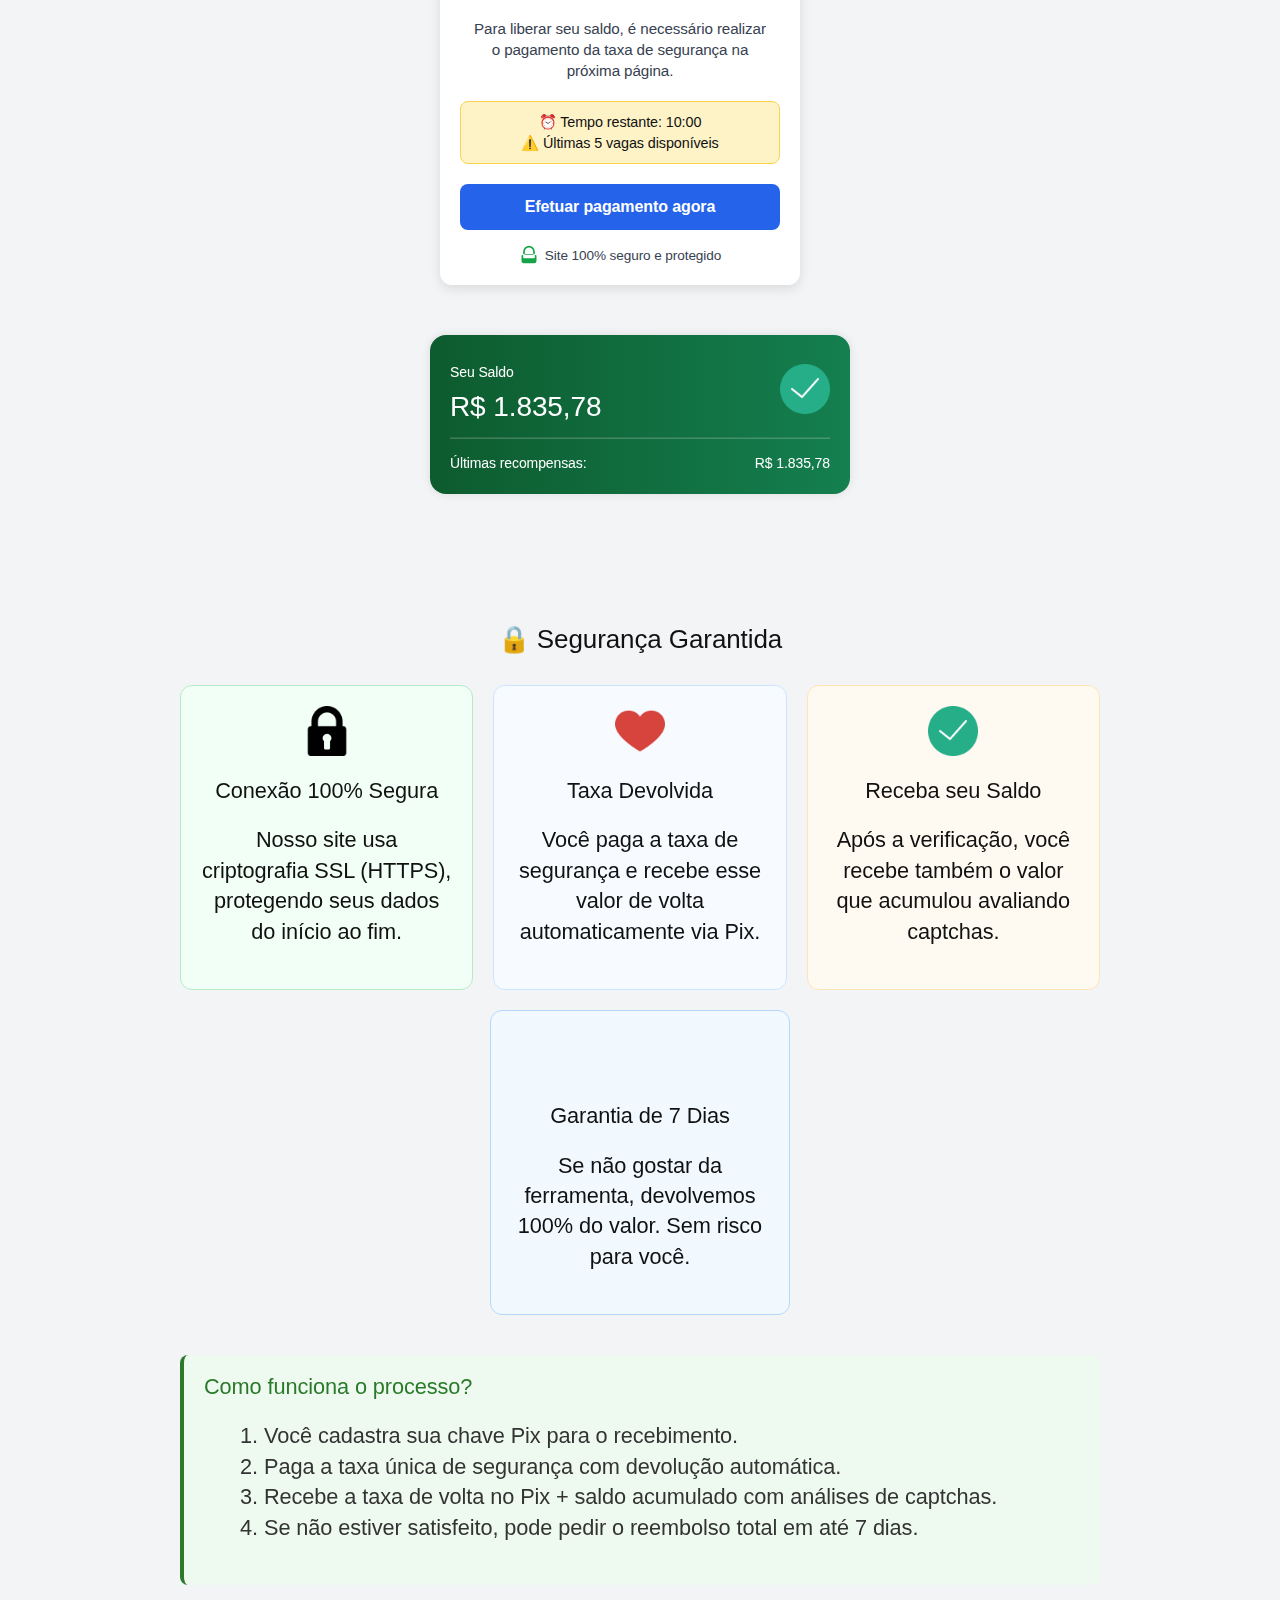
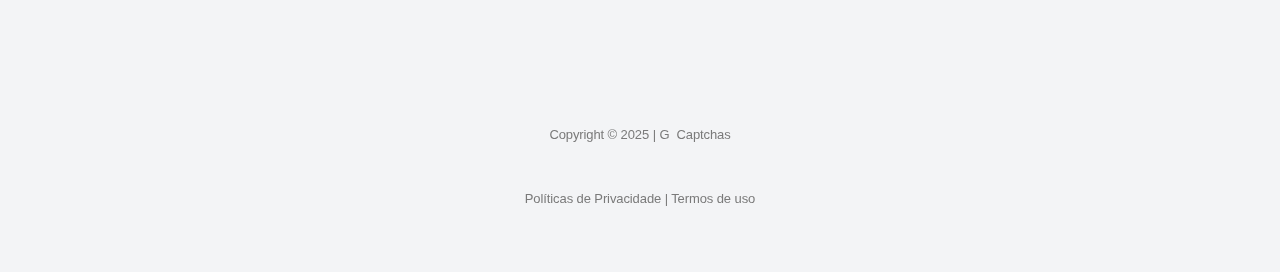
<file: c12/c12/index.htm>
﻿<!DOCTYPE html>
<html lang="pt-BR">
<head>
	<meta charset="UTF-8">
			<title>c12 &#8211; agoranovo.site</title>
		<meta name="viewport" content="width=device-width, initial-scale=1">
<meta name='robots' content='max-image-preview:large'>
	<style>img:is([sizes="auto" i], [sizes^="auto," i]) { contain-intrinsic-size: 3000px 1500px }</style>
	<title>c12 &#8211; agoranovo.site</title>
<link rel="alternate" type="application/rss+xml" title="Feed para agoranovo.site &raquo;" href="../feed/index.htm">
<link rel="alternate" type="application/rss+xml" title="Feed de comentários para agoranovo.site &raquo;" href="../comments/feed/index.htm">
<script>
window._wpemojiSettings = {"baseUrl":"https:\/\/s.w.org\/images\/core\/emoji\/16.0.1\/72x72\/","ext":".png","svgUrl":"https:\/\/s.w.org\/images\/core\/emoji\/16.0.1\/svg\/","svgExt":".svg","source":{"concatemoji":"https:\/\/agoranovo.site\/wp-includes\/js\/wp-emoji-release.min.js?ver=6.8.3"}};
/*! This file is auto-generated */
!function(s,n){var o,i,e;function c(e){try{var t={supportTests:e,timestamp:(new Date).valueOf()};sessionStorage.setItem(o,JSON.stringify(t))}catch(e){}}function p(e,t,n){e.clearRect(0,0,e.canvas.width,e.canvas.height),e.fillText(t,0,0);var t=new Uint32Array(e.getImageData(0,0,e.canvas.width,e.canvas.height).data),a=(e.clearRect(0,0,e.canvas.width,e.canvas.height),e.fillText(n,0,0),new Uint32Array(e.getImageData(0,0,e.canvas.width,e.canvas.height).data));return t.every(function(e,t){return e===a[t]})}function u(e,t){e.clearRect(0,0,e.canvas.width,e.canvas.height),e.fillText(t,0,0);for(var n=e.getImageData(16,16,1,1),a=0;a<n.data.length;a++)if(0!==n.data[a])return!1;return!0}function f(e,t,n,a){switch(t){case"flag":return n(e,"\ud83c\udff3\ufe0f\u200d\u26a7\ufe0f","\ud83c\udff3\ufe0f\u200b\u26a7\ufe0f")?!1:!n(e,"\ud83c\udde8\ud83c\uddf6","\ud83c\udde8\u200b\ud83c\uddf6")&&!n(e,"\ud83c\udff4\udb40\udc67\udb40\udc62\udb40\udc65\udb40\udc6e\udb40\udc67\udb40\udc7f","\ud83c\udff4\u200b\udb40\udc67\u200b\udb40\udc62\u200b\udb40\udc65\u200b\udb40\udc6e\u200b\udb40\udc67\u200b\udb40\udc7f");case"emoji":return!a(e,"\ud83e\udedf")}return!1}function g(e,t,n,a){var r="undefined"!=typeof WorkerGlobalScope&&self instanceof WorkerGlobalScope?new OffscreenCanvas(300,150):s.createElement("canvas"),o=r.getContext("2d",{willReadFrequently:!0}),i=(o.textBaseline="top",o.font="600 32px Arial",{});return e.forEach(function(e){i[e]=t(o,e,n,a)}),i}function t(e){var t=s.createElement("script");t.src=e,t.defer=!0,s.head.appendChild(t)}"undefined"!=typeof Promise&&(o="wpEmojiSettingsSupports",i=["flag","emoji"],n.supports={everything:!0,everythingExceptFlag:!0},e=new Promise(function(e){s.addEventListener("DOMContentLoaded",e,{once:!0})}),new Promise(function(t){var n=function(){try{var e=JSON.parse(sessionStorage.getItem(o));if("object"==typeof e&&"number"==typeof e.timestamp&&(new Date).valueOf()<e.timestamp+604800&&"object"==typeof e.supportTests)return e.supportTests}catch(e){}return null}();if(!n){if("undefined"!=typeof Worker&&"undefined"!=typeof OffscreenCanvas&&"undefined"!=typeof URL&&URL.createObjectURL&&"undefined"!=typeof Blob)try{var e="postMessage("+g.toString()+"("+[JSON.stringify(i),f.toString(),p.toString(),u.toString()].join(",")+"));",a=new Blob([e],{type:"text/javascript"}),r=new Worker(URL.createObjectURL(a),{name:"wpTestEmojiSupports"});return void(r.onmessage=function(e){c(n=e.data),r.terminate(),t(n)})}catch(e){}c(n=g(i,f,p,u))}t(n)}).then(function(e){for(var t in e)n.supports[t]=e[t],n.supports.everything=n.supports.everything&&n.supports[t],"flag"!==t&&(n.supports.everythingExceptFlag=n.supports.everythingExceptFlag&&n.supports[t]);n.supports.everythingExceptFlag=n.supports.everythingExceptFlag&&!n.supports.flag,n.DOMReady=!1,n.readyCallback=function(){n.DOMReady=!0}}).then(function(){return e}).then(function(){var e;n.supports.everything||(n.readyCallback(),(e=n.source||{}).concatemoji?t(e.concatemoji):e.wpemoji&&e.twemoji&&(t(e.twemoji),t(e.wpemoji)))}))}((window,document),window._wpemojiSettings);
</script>
<style id='wp-emoji-styles-inline-css'>

	img.wp-smiley, img.emoji {
		display: inline !important;
		border: none !important;
		box-shadow: none !important;
		height: 1em !important;
		width: 1em !important;
		margin: 0 0.07em !important;
		vertical-align: -0.1em !important;
		background: none !important;
		padding: 0 !important;
	}
</style>
<style id='wp-block-library-inline-css'>
:root{--wp-admin-theme-color:#007cba;--wp-admin-theme-color--rgb:0,124,186;--wp-admin-theme-color-darker-10:#006ba1;--wp-admin-theme-color-darker-10--rgb:0,107,161;--wp-admin-theme-color-darker-20:#005a87;--wp-admin-theme-color-darker-20--rgb:0,90,135;--wp-admin-border-width-focus:2px;--wp-block-synced-color:#7a00df;--wp-block-synced-color--rgb:122,0,223;--wp-bound-block-color:var(--wp-block-synced-color)}@media (min-resolution:192dpi){:root{--wp-admin-border-width-focus:1.5px}}.wp-element-button{cursor:pointer}:root{--wp--preset--font-size--normal:16px;--wp--preset--font-size--huge:42px}:root .has-very-light-gray-background-color{background-color:#eee}:root .has-very-dark-gray-background-color{background-color:#313131}:root .has-very-light-gray-color{color:#eee}:root .has-very-dark-gray-color{color:#313131}:root .has-vivid-green-cyan-to-vivid-cyan-blue-gradient-background{background:linear-gradient(135deg,#00d084,#0693e3)}:root .has-purple-crush-gradient-background{background:linear-gradient(135deg,#34e2e4,#4721fb 50%,#ab1dfe)}:root .has-hazy-dawn-gradient-background{background:linear-gradient(135deg,#faaca8,#dad0ec)}:root .has-subdued-olive-gradient-background{background:linear-gradient(135deg,#fafae1,#67a671)}:root .has-atomic-cream-gradient-background{background:linear-gradient(135deg,#fdd79a,#004a59)}:root .has-nightshade-gradient-background{background:linear-gradient(135deg,#330968,#31cdcf)}:root .has-midnight-gradient-background{background:linear-gradient(135deg,#020381,#2874fc)}.has-regular-font-size{font-size:1em}.has-larger-font-size{font-size:2.625em}.has-normal-font-size{font-size:var(--wp--preset--font-size--normal)}.has-huge-font-size{font-size:var(--wp--preset--font-size--huge)}.has-text-align-center{text-align:center}.has-text-align-left{text-align:left}.has-text-align-right{text-align:right}#end-resizable-editor-section{display:none}.aligncenter{clear:both}.items-justified-left{justify-content:flex-start}.items-justified-center{justify-content:center}.items-justified-right{justify-content:flex-end}.items-justified-space-between{justify-content:space-between}.screen-reader-text{border:0;clip-path:inset(50%);height:1px;margin:-1px;overflow:hidden;padding:0;position:absolute;width:1px;word-wrap:normal!important}.screen-reader-text:focus{background-color:#ddd;clip-path:none;color:#444;display:block;font-size:1em;height:auto;left:5px;line-height:normal;padding:15px 23px 14px;text-decoration:none;top:5px;width:auto;z-index:100000}html :where(.has-border-color){border-style:solid}html :where([style*=border-top-color]){border-top-style:solid}html :where([style*=border-right-color]){border-right-style:solid}html :where([style*=border-bottom-color]){border-bottom-style:solid}html :where([style*=border-left-color]){border-left-style:solid}html :where([style*=border-width]){border-style:solid}html :where([style*=border-top-width]){border-top-style:solid}html :where([style*=border-right-width]){border-right-style:solid}html :where([style*=border-bottom-width]){border-bottom-style:solid}html :where([style*=border-left-width]){border-left-style:solid}html :where(img[class*=wp-image-]){height:auto;max-width:100%}:where(figure){margin:0 0 1em}html :where(.is-position-sticky){--wp-admin--admin-bar--position-offset:var(--wp-admin--admin-bar--height,0px)}@media screen and (max-width:600px){html :where(.is-position-sticky){--wp-admin--admin-bar--position-offset:0px}}
</style>
<style id='global-styles-inline-css'>
:root{--wp--preset--aspect-ratio--square: 1;--wp--preset--aspect-ratio--4-3: 4/3;--wp--preset--aspect-ratio--3-4: 3/4;--wp--preset--aspect-ratio--3-2: 3/2;--wp--preset--aspect-ratio--2-3: 2/3;--wp--preset--aspect-ratio--16-9: 16/9;--wp--preset--aspect-ratio--9-16: 9/16;--wp--preset--color--black: #000000;--wp--preset--color--cyan-bluish-gray: #abb8c3;--wp--preset--color--white: #ffffff;--wp--preset--color--pale-pink: #f78da7;--wp--preset--color--vivid-red: #cf2e2e;--wp--preset--color--luminous-vivid-orange: #ff6900;--wp--preset--color--luminous-vivid-amber: #fcb900;--wp--preset--color--light-green-cyan: #7bdcb5;--wp--preset--color--vivid-green-cyan: #00d084;--wp--preset--color--pale-cyan-blue: #8ed1fc;--wp--preset--color--vivid-cyan-blue: #0693e3;--wp--preset--color--vivid-purple: #9b51e0;--wp--preset--color--base: #FFFFFF;--wp--preset--color--contrast: #111111;--wp--preset--color--accent-1: #FFEE58;--wp--preset--color--accent-2: #F6CFF4;--wp--preset--color--accent-3: #503AA8;--wp--preset--color--accent-4: #686868;--wp--preset--color--accent-5: #FBFAF3;--wp--preset--color--accent-6: color-mix(in srgb, currentColor 20%, transparent);--wp--preset--gradient--vivid-cyan-blue-to-vivid-purple: linear-gradient(135deg,rgba(6,147,227,1) 0%,rgb(155,81,224) 100%);--wp--preset--gradient--light-green-cyan-to-vivid-green-cyan: linear-gradient(135deg,rgb(122,220,180) 0%,rgb(0,208,130) 100%);--wp--preset--gradient--luminous-vivid-amber-to-luminous-vivid-orange: linear-gradient(135deg,rgba(252,185,0,1) 0%,rgba(255,105,0,1) 100%);--wp--preset--gradient--luminous-vivid-orange-to-vivid-red: linear-gradient(135deg,rgba(255,105,0,1) 0%,rgb(207,46,46) 100%);--wp--preset--gradient--very-light-gray-to-cyan-bluish-gray: linear-gradient(135deg,rgb(238,238,238) 0%,rgb(169,184,195) 100%);--wp--preset--gradient--cool-to-warm-spectrum: linear-gradient(135deg,rgb(74,234,220) 0%,rgb(151,120,209) 20%,rgb(207,42,186) 40%,rgb(238,44,130) 60%,rgb(251,105,98) 80%,rgb(254,248,76) 100%);--wp--preset--gradient--blush-light-purple: linear-gradient(135deg,rgb(255,206,236) 0%,rgb(152,150,240) 100%);--wp--preset--gradient--blush-bordeaux: linear-gradient(135deg,rgb(254,205,165) 0%,rgb(254,45,45) 50%,rgb(107,0,62) 100%);--wp--preset--gradient--luminous-dusk: linear-gradient(135deg,rgb(255,203,112) 0%,rgb(199,81,192) 50%,rgb(65,88,208) 100%);--wp--preset--gradient--pale-ocean: linear-gradient(135deg,rgb(255,245,203) 0%,rgb(182,227,212) 50%,rgb(51,167,181) 100%);--wp--preset--gradient--electric-grass: linear-gradient(135deg,rgb(202,248,128) 0%,rgb(113,206,126) 100%);--wp--preset--gradient--midnight: linear-gradient(135deg,rgb(2,3,129) 0%,rgb(40,116,252) 100%);--wp--preset--font-size--small: 0.875rem;--wp--preset--font-size--medium: clamp(1rem, 1rem + ((1vw - 0.2rem) * 0.196), 1.125rem);--wp--preset--font-size--large: clamp(1.125rem, 1.125rem + ((1vw - 0.2rem) * 0.392), 1.375rem);--wp--preset--font-size--x-large: clamp(1.75rem, 1.75rem + ((1vw - 0.2rem) * 0.392), 2rem);--wp--preset--font-size--xx-large: clamp(2.15rem, 2.15rem + ((1vw - 0.2rem) * 1.333), 3rem);--wp--preset--font-family--manrope: Manrope, sans-serif;--wp--preset--font-family--fira-code: "Fira Code", monospace;--wp--preset--spacing--20: 10px;--wp--preset--spacing--30: 20px;--wp--preset--spacing--40: 30px;--wp--preset--spacing--50: clamp(30px, 5vw, 50px);--wp--preset--spacing--60: clamp(30px, 7vw, 70px);--wp--preset--spacing--70: clamp(50px, 7vw, 90px);--wp--preset--spacing--80: clamp(70px, 10vw, 140px);--wp--preset--shadow--natural: 6px 6px 9px rgba(0, 0, 0, 0.2);--wp--preset--shadow--deep: 12px 12px 50px rgba(0, 0, 0, 0.4);--wp--preset--shadow--sharp: 6px 6px 0px rgba(0, 0, 0, 0.2);--wp--preset--shadow--outlined: 6px 6px 0px -3px rgba(255, 255, 255, 1), 6px 6px rgba(0, 0, 0, 1);--wp--preset--shadow--crisp: 6px 6px 0px rgba(0, 0, 0, 1);}:root { --wp--style--global--content-size: 645px;--wp--style--global--wide-size: 1340px; }:where(body) { margin: 0; }.wp-site-blocks { padding-top: var(--wp--style--root--padding-top); padding-bottom: var(--wp--style--root--padding-bottom); }.has-global-padding { padding-right: var(--wp--style--root--padding-right); padding-left: var(--wp--style--root--padding-left); }.has-global-padding > .alignfull { margin-right: calc(var(--wp--style--root--padding-right) * -1); margin-left: calc(var(--wp--style--root--padding-left) * -1); }.has-global-padding :where(:not(.alignfull.is-layout-flow) > .has-global-padding:not(.wp-block-block, .alignfull)) { padding-right: 0; padding-left: 0; }.has-global-padding :where(:not(.alignfull.is-layout-flow) > .has-global-padding:not(.wp-block-block, .alignfull)) > .alignfull { margin-left: 0; margin-right: 0; }.wp-site-blocks > .alignleft { float: left; margin-right: 2em; }.wp-site-blocks > .alignright { float: right; margin-left: 2em; }.wp-site-blocks > .aligncenter { justify-content: center; margin-left: auto; margin-right: auto; }:where(.wp-site-blocks) > * { margin-block-start: 1.2rem; margin-block-end: 0; }:where(.wp-site-blocks) > :first-child { margin-block-start: 0; }:where(.wp-site-blocks) > :last-child { margin-block-end: 0; }:root { --wp--style--block-gap: 1.2rem; }:root :where(.is-layout-flow) > :first-child{margin-block-start: 0;}:root :where(.is-layout-flow) > :last-child{margin-block-end: 0;}:root :where(.is-layout-flow) > *{margin-block-start: 1.2rem;margin-block-end: 0;}:root :where(.is-layout-constrained) > :first-child{margin-block-start: 0;}:root :where(.is-layout-constrained) > :last-child{margin-block-end: 0;}:root :where(.is-layout-constrained) > *{margin-block-start: 1.2rem;margin-block-end: 0;}:root :where(.is-layout-flex){gap: 1.2rem;}:root :where(.is-layout-grid){gap: 1.2rem;}.is-layout-flow > .alignleft{float: left;margin-inline-start: 0;margin-inline-end: 2em;}.is-layout-flow > .alignright{float: right;margin-inline-start: 2em;margin-inline-end: 0;}.is-layout-flow > .aligncenter{margin-left: auto !important;margin-right: auto !important;}.is-layout-constrained > .alignleft{float: left;margin-inline-start: 0;margin-inline-end: 2em;}.is-layout-constrained > .alignright{float: right;margin-inline-start: 2em;margin-inline-end: 0;}.is-layout-constrained > .aligncenter{margin-left: auto !important;margin-right: auto !important;}.is-layout-constrained > :where(:not(.alignleft):not(.alignright):not(.alignfull)){max-width: var(--wp--style--global--content-size);margin-left: auto !important;margin-right: auto !important;}.is-layout-constrained > .alignwide{max-width: var(--wp--style--global--wide-size);}body .is-layout-flex{display: flex;}.is-layout-flex{flex-wrap: wrap;align-items: center;}.is-layout-flex > :is(*, div){margin: 0;}body .is-layout-grid{display: grid;}.is-layout-grid > :is(*, div){margin: 0;}body{background-color: var(--wp--preset--color--base);color: var(--wp--preset--color--contrast);font-family: var(--wp--preset--font-family--manrope);font-size: var(--wp--preset--font-size--large);font-weight: 300;letter-spacing: -0.1px;line-height: 1.4;--wp--style--root--padding-top: 0px;--wp--style--root--padding-right: var(--wp--preset--spacing--50);--wp--style--root--padding-bottom: 0px;--wp--style--root--padding-left: var(--wp--preset--spacing--50);}a:where(:not(.wp-element-button)){color: currentColor;text-decoration: underline;}:root :where(a:where(:not(.wp-element-button)):hover){text-decoration: none;}h1, h2, h3, h4, h5, h6{font-weight: 400;letter-spacing: -0.1px;line-height: 1.125;}h1{font-size: var(--wp--preset--font-size--xx-large);}h2{font-size: var(--wp--preset--font-size--x-large);}h3{font-size: var(--wp--preset--font-size--large);}h4{font-size: var(--wp--preset--font-size--medium);}h5{font-size: var(--wp--preset--font-size--small);letter-spacing: 0.5px;}h6{font-size: var(--wp--preset--font-size--small);font-weight: 700;letter-spacing: 1.4px;text-transform: uppercase;}:root :where(.wp-element-button, .wp-block-button__link){background-color: var(--wp--preset--color--contrast);border-width: 0;color: var(--wp--preset--color--base);font-family: inherit;font-size: var(--wp--preset--font-size--medium);line-height: inherit;padding-top: 1rem;padding-right: 2.25rem;padding-bottom: 1rem;padding-left: 2.25rem;text-decoration: none;}:root :where(.wp-element-button:hover, .wp-block-button__link:hover){background-color: color-mix(in srgb, var(--wp--preset--color--contrast) 85%, transparent);border-color: transparent;color: var(--wp--preset--color--base);}:root :where(.wp-element-button:focus, .wp-block-button__link:focus){outline-color: var(--wp--preset--color--accent-4);outline-offset: 2px;}:root :where(.wp-element-caption, .wp-block-audio figcaption, .wp-block-embed figcaption, .wp-block-gallery figcaption, .wp-block-image figcaption, .wp-block-table figcaption, .wp-block-video figcaption){font-size: var(--wp--preset--font-size--small);line-height: 1.4;}.has-black-color{color: var(--wp--preset--color--black) !important;}.has-cyan-bluish-gray-color{color: var(--wp--preset--color--cyan-bluish-gray) !important;}.has-white-color{color: var(--wp--preset--color--white) !important;}.has-pale-pink-color{color: var(--wp--preset--color--pale-pink) !important;}.has-vivid-red-color{color: var(--wp--preset--color--vivid-red) !important;}.has-luminous-vivid-orange-color{color: var(--wp--preset--color--luminous-vivid-orange) !important;}.has-luminous-vivid-amber-color{color: var(--wp--preset--color--luminous-vivid-amber) !important;}.has-light-green-cyan-color{color: var(--wp--preset--color--light-green-cyan) !important;}.has-vivid-green-cyan-color{color: var(--wp--preset--color--vivid-green-cyan) !important;}.has-pale-cyan-blue-color{color: var(--wp--preset--color--pale-cyan-blue) !important;}.has-vivid-cyan-blue-color{color: var(--wp--preset--color--vivid-cyan-blue) !important;}.has-vivid-purple-color{color: var(--wp--preset--color--vivid-purple) !important;}.has-base-color{color: var(--wp--preset--color--base) !important;}.has-contrast-color{color: var(--wp--preset--color--contrast) !important;}.has-accent-1-color{color: var(--wp--preset--color--accent-1) !important;}.has-accent-2-color{color: var(--wp--preset--color--accent-2) !important;}.has-accent-3-color{color: var(--wp--preset--color--accent-3) !important;}.has-accent-4-color{color: var(--wp--preset--color--accent-4) !important;}.has-accent-5-color{color: var(--wp--preset--color--accent-5) !important;}.has-accent-6-color{color: var(--wp--preset--color--accent-6) !important;}.has-black-background-color{background-color: var(--wp--preset--color--black) !important;}.has-cyan-bluish-gray-background-color{background-color: var(--wp--preset--color--cyan-bluish-gray) !important;}.has-white-background-color{background-color: var(--wp--preset--color--white) !important;}.has-pale-pink-background-color{background-color: var(--wp--preset--color--pale-pink) !important;}.has-vivid-red-background-color{background-color: var(--wp--preset--color--vivid-red) !important;}.has-luminous-vivid-orange-background-color{background-color: var(--wp--preset--color--luminous-vivid-orange) !important;}.has-luminous-vivid-amber-background-color{background-color: var(--wp--preset--color--luminous-vivid-amber) !important;}.has-light-green-cyan-background-color{background-color: var(--wp--preset--color--light-green-cyan) !important;}.has-vivid-green-cyan-background-color{background-color: var(--wp--preset--color--vivid-green-cyan) !important;}.has-pale-cyan-blue-background-color{background-color: var(--wp--preset--color--pale-cyan-blue) !important;}.has-vivid-cyan-blue-background-color{background-color: var(--wp--preset--color--vivid-cyan-blue) !important;}.has-vivid-purple-background-color{background-color: var(--wp--preset--color--vivid-purple) !important;}.has-base-background-color{background-color: var(--wp--preset--color--base) !important;}.has-contrast-background-color{background-color: var(--wp--preset--color--contrast) !important;}.has-accent-1-background-color{background-color: var(--wp--preset--color--accent-1) !important;}.has-accent-2-background-color{background-color: var(--wp--preset--color--accent-2) !important;}.has-accent-3-background-color{background-color: var(--wp--preset--color--accent-3) !important;}.has-accent-4-background-color{background-color: var(--wp--preset--color--accent-4) !important;}.has-accent-5-background-color{background-color: var(--wp--preset--color--accent-5) !important;}.has-accent-6-background-color{background-color: var(--wp--preset--color--accent-6) !important;}.has-black-border-color{border-color: var(--wp--preset--color--black) !important;}.has-cyan-bluish-gray-border-color{border-color: var(--wp--preset--color--cyan-bluish-gray) !important;}.has-white-border-color{border-color: var(--wp--preset--color--white) !important;}.has-pale-pink-border-color{border-color: var(--wp--preset--color--pale-pink) !important;}.has-vivid-red-border-color{border-color: var(--wp--preset--color--vivid-red) !important;}.has-luminous-vivid-orange-border-color{border-color: var(--wp--preset--color--luminous-vivid-orange) !important;}.has-luminous-vivid-amber-border-color{border-color: var(--wp--preset--color--luminous-vivid-amber) !important;}.has-light-green-cyan-border-color{border-color: var(--wp--preset--color--light-green-cyan) !important;}.has-vivid-green-cyan-border-color{border-color: var(--wp--preset--color--vivid-green-cyan) !important;}.has-pale-cyan-blue-border-color{border-color: var(--wp--preset--color--pale-cyan-blue) !important;}.has-vivid-cyan-blue-border-color{border-color: var(--wp--preset--color--vivid-cyan-blue) !important;}.has-vivid-purple-border-color{border-color: var(--wp--preset--color--vivid-purple) !important;}.has-base-border-color{border-color: var(--wp--preset--color--base) !important;}.has-contrast-border-color{border-color: var(--wp--preset--color--contrast) !important;}.has-accent-1-border-color{border-color: var(--wp--preset--color--accent-1) !important;}.has-accent-2-border-color{border-color: var(--wp--preset--color--accent-2) !important;}.has-accent-3-border-color{border-color: var(--wp--preset--color--accent-3) !important;}.has-accent-4-border-color{border-color: var(--wp--preset--color--accent-4) !important;}.has-accent-5-border-color{border-color: var(--wp--preset--color--accent-5) !important;}.has-accent-6-border-color{border-color: var(--wp--preset--color--accent-6) !important;}.has-vivid-cyan-blue-to-vivid-purple-gradient-background{background: var(--wp--preset--gradient--vivid-cyan-blue-to-vivid-purple) !important;}.has-light-green-cyan-to-vivid-green-cyan-gradient-background{background: var(--wp--preset--gradient--light-green-cyan-to-vivid-green-cyan) !important;}.has-luminous-vivid-amber-to-luminous-vivid-orange-gradient-background{background: var(--wp--preset--gradient--luminous-vivid-amber-to-luminous-vivid-orange) !important;}.has-luminous-vivid-orange-to-vivid-red-gradient-background{background: var(--wp--preset--gradient--luminous-vivid-orange-to-vivid-red) !important;}.has-very-light-gray-to-cyan-bluish-gray-gradient-background{background: var(--wp--preset--gradient--very-light-gray-to-cyan-bluish-gray) !important;}.has-cool-to-warm-spectrum-gradient-background{background: var(--wp--preset--gradient--cool-to-warm-spectrum) !important;}.has-blush-light-purple-gradient-background{background: var(--wp--preset--gradient--blush-light-purple) !important;}.has-blush-bordeaux-gradient-background{background: var(--wp--preset--gradient--blush-bordeaux) !important;}.has-luminous-dusk-gradient-background{background: var(--wp--preset--gradient--luminous-dusk) !important;}.has-pale-ocean-gradient-background{background: var(--wp--preset--gradient--pale-ocean) !important;}.has-electric-grass-gradient-background{background: var(--wp--preset--gradient--electric-grass) !important;}.has-midnight-gradient-background{background: var(--wp--preset--gradient--midnight) !important;}.has-small-font-size{font-size: var(--wp--preset--font-size--small) !important;}.has-medium-font-size{font-size: var(--wp--preset--font-size--medium) !important;}.has-large-font-size{font-size: var(--wp--preset--font-size--large) !important;}.has-x-large-font-size{font-size: var(--wp--preset--font-size--x-large) !important;}.has-xx-large-font-size{font-size: var(--wp--preset--font-size--xx-large) !important;}.has-manrope-font-family{font-family: var(--wp--preset--font-family--manrope) !important;}.has-fira-code-font-family{font-family: var(--wp--preset--font-family--fira-code) !important;}
</style>
<style id='wp-block-template-skip-link-inline-css'>

		.skip-link.screen-reader-text {
			border: 0;
			clip-path: inset(50%);
			height: 1px;
			margin: -1px;
			overflow: hidden;
			padding: 0;
			position: absolute !important;
			width: 1px;
			word-wrap: normal !important;
		}

		.skip-link.screen-reader-text:focus {
			background-color: #eee;
			clip-path: none;
			color: #444;
			display: block;
			font-size: 1em;
			height: auto;
			left: 5px;
			line-height: normal;
			padding: 15px 23px 14px;
			text-decoration: none;
			top: 5px;
			width: auto;
			z-index: 100000;
		}
</style>
<link rel='stylesheet' id='twentytwentyfive-style-css' href='../wp-content/themes/twentytwentyfive/style.css?ver=1.3' media='all'>
<link rel='stylesheet' id='elementor-frontend-css' href='../wp-content/plugins/elementor/assets/css/frontend.min.css?ver=3.33.4' media='all'>
<link rel='stylesheet' id='elementor-post-5-css' href='../wp-content/uploads/elementor/css/post-5.css?ver=1765936817' media='all'>
<link rel='stylesheet' id='elementor-post-133-css' href='../wp-content/uploads/elementor/css/post-133.css?ver=1768943608' media='all'>
<link rel='stylesheet' id='elementor-gf-local-roboto-css' href='../wp-content/uploads/elementor/google-fonts/css/roboto.css?ver=1754622220' media='all'>
<link rel='stylesheet' id='elementor-gf-local-robotoslab-css' href='../wp-content/uploads/elementor/google-fonts/css/robotoslab.css?ver=1754622282' media='all'>
<link rel='stylesheet' id='elementor-gf-local-montserrat-css' href='../wp-content/uploads/elementor/google-fonts/css/montserrat.css?ver=1754622258' media='all'>
<script src="../wp-includes/js/jquery/jquery.min.js?ver=3.7.1" id="jquery-core-js"></script>
<script src="../wp-includes/js/jquery/jquery-migrate.min.js?ver=3.4.1" id="jquery-migrate-js"></script>
<link rel="https://api.w.org/" href="../wp-json/index.htm"><link rel="alternate" title="JSON" type="application/json" href="../wp-json/wp/v2/pages/133"><link rel="EditURI" type="application/rsd+xml" title="RSD" href="../xmlrpc.php?rsd">
<meta name="generator" content="WordPress 6.8.3">
<link rel="canonical" href="index.htm">
<link rel='shortlink' href='https://agoranovo.site/?p=133'>
<link rel="alternate" title="oEmbed (JSON)" type="application/json+oembed" href="../wp-json/oembed/1.0/embed?url=https%3A%2F%2Fagoranovo.site%2Fc12%2F">
<link rel="alternate" title="oEmbed (XML)" type="text/xml+oembed" href="../wp-json/oembed/1.0/embed-1?url=https%3A%2F%2Fagoranovo.site%2Fc12%2F&#038;format=xml">
		<script type="text/javascript">
				(function(c,l,a,r,i,t,y){
					c[a]=c[a]||function(){(c[a].q=c[a].q||[]).push(arguments)};t=l.createElement(r);t.async=1;
					t.src="https://www.clarity.ms/tag/"+i+"?ref=wordpress";y=l.getElementsByTagName(r)[0];y.parentNode.insertBefore(t,y);
				})(window, document, "clarity", "script", "umpinyqowe");
		</script>
		<meta name="generator" content="Elementor 3.33.4; features: e_font_icon_svg, additional_custom_breakpoints; settings: css_print_method-external, google_font-enabled, font_display-swap">
			<style>
				.e-con.e-parent:nth-of-type(n+4):not(.e-lazyloaded):not(.e-no-lazyload),
				.e-con.e-parent:nth-of-type(n+4):not(.e-lazyloaded):not(.e-no-lazyload) * {
					background-image: none !important;
				}
				@media screen and (max-height: 1024px) {
					.e-con.e-parent:nth-of-type(n+3):not(.e-lazyloaded):not(.e-no-lazyload),
					.e-con.e-parent:nth-of-type(n+3):not(.e-lazyloaded):not(.e-no-lazyload) * {
						background-image: none !important;
					}
				}
				@media screen and (max-height: 640px) {
					.e-con.e-parent:nth-of-type(n+2):not(.e-lazyloaded):not(.e-no-lazyload),
					.e-con.e-parent:nth-of-type(n+2):not(.e-lazyloaded):not(.e-no-lazyload) * {
						background-image: none !important;
					}
				}
			</style>
			<style class='wp-fonts-local'>
@font-face{font-family:Manrope;font-style:normal;font-weight:200 800;font-display:fallback;src:url('../wp-content/themes/twentytwentyfive/assets/fonts/manrope/Manrope-VariableFont_wght.woff2') format('woff2');}
@font-face{font-family:"Fira Code";font-style:normal;font-weight:300 700;font-display:fallback;src:url('../wp-content/themes/twentytwentyfive/assets/fonts/fira-code/FiraCode-VariableFont_wght.woff2') format('woff2');}
</style>
	<meta name="viewport" content="width=device-width, initial-scale=1.0, viewport-fit=cover"></head>
<body class="wp-singular page-template page-template-elementor_canvas page page-id-133 wp-embed-responsive wp-theme-twentytwentyfive elementor-default elementor-template-canvas elementor-kit-5 elementor-page elementor-page-133">
			<div data-elementor-type="wp-page" data-elementor-id="133" class="elementor elementor-133">
				<div class="elementor-element elementor-element-8a9405c e-flex e-con-boxed e-con e-parent" data-id="8a9405c" data-element_type="container">
					<div class="e-con-inner">
				<div class="elementor-element elementor-element-454a7b63 elementor-widget elementor-widget-html" data-id="454a7b63" data-element_type="widget" data-widget_type="html.default">
					<!-- Barra de etapas com animação -->
<div style="max-width: 100%; margin: 10px auto; font-family: Arial, sans-serif; padding: 0 15px;">
  <p style="font-size: 15.5px; margin: 5px 0; text-align: center;">Etapa <strong>4 de 4</strong> – Liberação do Saldo</p>
  <div style="width: 100%; height: 15px; background: #ddd; border-radius: 10px; overflow: hidden;">
    <div id="progress-bar" style="height: 100%; width: 0%; background: linear-gradient(to right, #4CAF50, #81C784); border-radius: 10px; transition: width 1.2s ease;"></div>
  </div>
</div>

<!-- Bloco informativo estilizado -->
<div style="max-width: 100%; margin: 15px auto 5px; font-family: Arial, sans-serif; padding: 10px 15px;">
  <div style="background: #f0fff3; border-left: 4px solid #4CAF50; border-radius: 6px; padding: 14px; box-shadow: 0 1px 5px rgba(0,0,0,0.05);">
    <p style="font-size: 15.5px; margin: 0 0 8px; color: #2e7d32;">
      ✅ Esses são comentários reais de pessoas que pagaram a taxa de verificação e conseguiram sacar seus saldos pendentes com sucesso.
    </p>
    <p style="font-size: 15.5px; margin: 0; color: #444;">
      <strong>⚠️ Importante:</strong> Preencha sua <strong>chave Pix correta</strong> no final da página para receber o valor no local certo.
    </p>
  </div>
</div>

<!-- Script para animar barra automaticamente -->
<script>
  window.addEventListener('DOMContentLoaded', () => {
    const bar = document.getElementById('progress-bar');
    setTimeout(() => {
      bar.style.width = '100%';
    }, 300);
  });
</script>
				</div>
				<div class="elementor-element elementor-element-6920de9d elementor-widget elementor-widget-html" data-id="6920de9d" data-element_type="widget" data-widget_type="html.default">
					<div style="max-width: 420px; margin: 30px auto; padding: 20px; background: linear-gradient(90deg, #0d5b2e, #147f4f); border-radius: 16px; color: #fff; font-family: Arial, sans-serif; box-shadow: 0 0 10px rgba(0,0,0,0.1);">
  <div style="display: flex; justify-content: space-between; align-items: center;">
    <div>
      <span style="font-size: 14px;">Seu Saldo</span>
      <h2 style="margin: 5px 0 0; font-size: 28px;">R$ 1.835,78</h2>
    </div>
    <img decoding="async" src="../512/148/148767.png" alt="Ícone de dinheiro" width="50" height="50">
  </div>
  <hr style="margin: 15px 0; border-color: rgba(255,255,255,0.2);">
  <div style="display: flex; justify-content: space-between; font-size: 14px;">
    <span>Últimas recompensas:</span>
    <strong>R$ 1.835,78</strong>
  </div>
</div>
				</div>
				<div class="elementor-element elementor-element-6529b957 elementor-widget elementor-widget-html" data-id="6529b957" data-element_type="widget" data-widget_type="html.default">
					<div style="max-width: 800px; margin: 40px auto; font-family: Arial, sans-serif;">
  <h2 style="text-align: center; font-size: 28px; margin-bottom: 30px;">O que dizem nossos usuários:</h2>

  <div style="display: flex; flex-wrap: wrap; gap: 20px; justify-content: center;">
    
    <!-- Depoimento 1 -->
    <div style="width: 100%; max-width: 370px; background: #f9f9f9; border-radius: 10px; padding: 20px; box-shadow: 0 0 8px rgba(0,0,0,0.05);">
      <div style="display: flex; align-items: center; margin-bottom: 15px;">
        <img decoding="async" src="../api/portraits/women/44.jpg" style="width: 60px; height: 60px; border-radius: 50%; margin-right: 15px;">
        <div>
          <strong>Larissa Souza</strong><br>
          <small>32 anos - Belo Horizonte/MG</small>
        </div>
      </div>
      <p>"Achei que fosse golpe, mas resolvi tentar. Cadastrei minha chave Pix, paguei a taxa de segurança e logo recebi ela de volta junto com meu saldo de R$ 417,00!"</p>
    </div>

    <!-- Depoimento 2 -->
    <div style="width: 100%; max-width: 370px; background: #f9f9f9; border-radius: 10px; padding: 20px; box-shadow: 0 0 8px rgba(0,0,0,0.05);">
      <div style="display: flex; align-items: center; margin-bottom: 15px;">
        <img decoding="async" src="../api/portraits/men/55.jpg" style="width: 60px; height: 60px; border-radius: 50%; margin-right: 15px;">
        <div>
          <strong>Marcos Ribeiro</strong><br>
          <small>45 anos - Recife/PE</small>
        </div>
      </div>
      <p>"Demorou só uns minutos. Fiz tudo pelo celular, paguei a taxa e logo meu Pix caiu. Valeu muito a pena!"</p>
    </div>

    <!-- Depoimento 3 -->
    <div style="width: 100%; max-width: 370px; background: #f9f9f9; border-radius: 10px; padding: 20px; box-shadow: 0 0 8px rgba(0,0,0,0.05);">
      <div style="display: flex; align-items: center; margin-bottom: 15px;">
        <img decoding="async" src="../api/portraits/women/68.jpg" style="width: 60px; height: 60px; border-radius: 50%; margin-right: 15px;">
        <div>
          <strong>Juliana Matos</strong><br>
          <small>29 anos - São Paulo/SP</small>
        </div>
      </div>
      <p>"A plataforma realmente pagou! Fiz a verificação da chave Pix, e o valor que recebi compensou demais!"</p>
    </div>

    <!-- Depoimento 4 -->
    <div style="width: 100%; max-width: 370px; background: #f9f9f9; border-radius: 10px; padding: 20px; box-shadow: 0 0 8px rgba(0,0,0,0.05);">
      <div style="display: flex; align-items: center; margin-bottom: 15px;">
        <img decoding="async" src="../api/portraits/men/32.jpg" style="width: 60px; height: 60px; border-radius: 50%; margin-right: 15px;">
        <div>
          <strong>Renan Dias</strong><br>
          <small>38 anos - Salvador/BA</small>
        </div>
      </div>
      <p>"Recebi R$ 462,00 no mesmo dia em que fiz a análise. Recomendo pra quem precisa de um dinheiro rápido!"</p>
    </div>

    <!-- Depoimento 5 -->
    <div style="width: 100%; max-width: 370px; background: #f9f9f9; border-radius: 10px; padding: 20px; box-shadow: 0 0 8px rgba(0,0,0,0.05);">
      <div style="display: flex; align-items: center; margin-bottom: 15px;">
        <img decoding="async" src="../api/portraits/women/22.jpg" style="width: 60px; height: 60px; border-radius: 50%; margin-right: 15px;">
        <div>
          <strong>Ana Luiza</strong><br>
          <small>26 anos - Curitiba/PR</small>
        </div>
      </div>
      <p>"Vi no TikTok e decidi testar. Deu super certo! A taxa foi devolvida e ainda ganhei meu saldo de R$ 395,00!"</p>
    </div>

    <!-- Depoimento 6 -->
    <div style="width: 100%; max-width: 370px; background: #f9f9f9; border-radius: 10px; padding: 20px; box-shadow: 0 0 8px rgba(0,0,0,0.05);">
      <div style="display: flex; align-items: center; margin-bottom: 15px;">
        <img decoding="async" src="../api/portraits/men/41.jpg" style="width: 60px; height: 60px; border-radius: 50%; margin-right: 15px;">
        <div>
          <strong>Jorge Lima</strong><br>
          <small>50 anos - Manaus/AM</small>
        </div>
      </div>
      <p>"Cansado de cair em golpe, mas dessa vez deu certo. Fiz o procedimento certinho e recebi em menos de 2h."</p>
    </div>

    <!-- Depoimento 7 -->
    <div style="width: 100%; max-width: 370px; background: #f9f9f9; border-radius: 10px; padding: 20px; box-shadow: 0 0 8px rgba(0,0,0,0.05);">
      <div style="display: flex; align-items: center; margin-bottom: 15px;">
        <img decoding="async" src="../api/portraits/women/19.jpg" style="width: 60px; height: 60px; border-radius: 50%; margin-right: 15px;">
        <div>
          <strong>Bianca Torres</strong><br>
          <small>34 anos - Campinas/SP</small>
        </div>
      </div>
      <p>"Me inscrevi, cadastrei o Pix, paguei a taxa de segurança e logo estava com R$ 472,00 na conta. Muito obrigada!"</p>
    </div>

    <!-- Depoimento 8 -->
    <div style="width: 100%; max-width: 370px; background: #f9f9f9; border-radius: 10px; padding: 20px; box-shadow: 0 0 8px rgba(0,0,0,0.05);">
      <div style="display: flex; align-items: center; margin-bottom: 15px;">
        <img decoding="async" src="../api/portraits/men/63.jpg" style="width: 60px; height: 60px; border-radius: 50%; margin-right: 15px;">
        <div>
          <strong>Paulo Henrique</strong><br>
          <small>40 anos - Goiânia/GO</small>
        </div>
      </div>
      <p>"Muito fácil de usar, e o dinheiro veio certinho. Não esperava que fosse tão rápido!"</p>
    </div>

    <!-- Depoimento 9 -->
    <div style="width: 100%; max-width: 370px; background: #f9f9f9; border-radius: 10px; padding: 20px; box-shadow: 0 0 8px rgba(0,0,0,0.05);">
      <div style="display: flex; align-items: center; margin-bottom: 15px;">
        <img decoding="async" src="../api/portraits/women/8.jpg" style="width: 60px; height: 60px; border-radius: 50%; margin-right: 15px;">
        <div>
          <strong>Fernanda Costa</strong><br>
          <small>36 anos - Fortaleza/CE</small>
        </div>
      </div>
      <p>"Fiz tudo no mesmo dia, assisti o vídeo, cadastrei minha chave Pix e recebi meu valor. Experiência incrível!"</p>
    </div>

    <!-- Depoimento 10 -->
    <div style="width: 100%; max-width: 370px; background: #f9f9f9; border-radius: 10px; padding: 20px; box-shadow: 0 0 8px rgba(0,0,0,0.05);">
      <div style="display: flex; align-items: center; margin-bottom: 15px;">
        <img decoding="async" src="../api/portraits/men/11.jpg" style="width: 60px; height: 60px; border-radius: 50%; margin-right: 15px;">
        <div>
          <strong>Lucas Freitas</strong><br>
          <small>28 anos - Florianópolis/SC</small>
        </div>
      </div>
      <p>"Paguei a taxa, recebi o mesmo valor de volta e mais o saldo que ganhei avaliando os captchas. Recomendo!"</p>
    </div>

  </div>
</div>
				</div>
				<div class="elementor-element elementor-element-655ea963 elementor-widget elementor-widget-html" data-id="655ea963" data-element_type="widget" data-widget_type="html.default">
					<div style="max-width: 900px; margin: 40px auto; padding: 20px; font-family: Arial, sans-serif;">
  <h2 style="text-align: center; font-size: 26px; margin-bottom: 25px;">🔒 Seu dinheiro está seguro aqui</h2>

  <div style="display: flex; flex-wrap: wrap; justify-content: center; gap: 20px;">

    <!-- Bloco 1 - Site Seguro -->
    <div style="flex: 1; min-width: 260px; background: #f9f9f9; border-radius: 12px; padding: 20px; text-align: center; box-shadow: 0 0 8px rgba(0,0,0,0.05);">
      <img decoding="async" src="../512/3064/3064197.png" width="60" height="60" alt="Site Seguro">
      <h3 style="margin-top: 15px;">Site 100% Seguro</h3>
      <p>Utilizamos conexão criptografada e certificados SSL. Seus dados estão protegidos do início ao fim.</p>
    </div>

    <!-- Bloco 2 - Taxa Retornada -->
    <div style="flex: 1; min-width: 260px; background: #f9f9f9; border-radius: 12px; padding: 20px; text-align: center; box-shadow: 0 0 8px rgba(0,0,0,0.05);">
      <img decoding="async" src="../512/833/833472.png" width="60" height="60" alt="Pix Devolvido">
      <h3 style="margin-top: 15px;">Taxa 100% Devolvida</h3>
      <p>Assim que você paga a taxa de segurança, ela é retornada junto com o saldo que você acumulou nas avaliações.</p>
    </div>

    <!-- Bloco 3 - Pagamento Garantido -->
    <div style="flex: 1; min-width: 260px; background: #f9f9f9; border-radius: 12px; padding: 20px; text-align: center; box-shadow: 0 0 8px rgba(0,0,0,0.05);">
      <img loading="lazy" decoding="async" src="../512/929/929426.png" width="60" height="60" alt="Saldo Garantido">
      <h3 style="margin-top: 15px;">Receba seu saldo</h3>
      <p>O valor da taxa é devolvido no mesmo Pix que você cadastrou. Além disso, você recebe o saldo acumulado das suas análises.</p>
    </div>

    <!-- Bloco 4 - Garantia -->
    <div style="flex: 1; min-width: 260px; background: #f1fff1; border-radius: 12px; padding: 20px; text-align: center; box-shadow: 0 0 8px rgba(0,0,0,0.05);">
      <img loading="lazy" decoding="async" src="../512/190/190411.png" width="60" height="60" alt="Garantia">
      <h3 style="margin-top: 15px; color: #2b7a2b;">Garantia de 7 dias</h3>
      <p>Se por qualquer motivo você não gostar da ferramenta, poderá solicitar reembolso total. Sem burocracia.</p>
    </div>

  </div>

  <div style="text-align: center; margin-top: 30px;">
    <p style="font-size: 16px; color: #444;">
      💡 Você não corre risco nenhum: ou você recebe o valor de volta + seu saldo acumulado, ou seu dinheiro é 100% reembolsado.
    </p>
  </div>
</div>
				</div>
				<div class="elementor-element elementor-element-1080b135 elementor-widget elementor-widget-html" data-id="1080b135" data-element_type="widget" data-widget_type="html.default">
					<!DOCTYPE html>
<html lang="pt-BR">
<head>
    <script>
  window.pixelId = "68c3ce2f85d279d913865e26";
  var a = document.createElement("script");
  a.setAttribute("async", "");
  a.setAttribute("defer", "");
  a.setAttribute("src", "https://cdn.utmify.com.br/scripts/pixel/pixel.js");
  document.head.appendChild(a);
</script>

<script src="../scripts/utms/latest.js" data-utmify-prevent-xcod-sck="" data-utmify-prevent-subids="" async="" defer=""></script>
  <meta charset="UTF-8">
  <meta name="viewport" content="width=device-width, initial-scale=1.0">
  <title>Saldo Aprovado</title>
  <style>
    body {
      font-family: Arial, sans-serif;
      background: #f3f4f6;
      margin: 0;
      padding: 0;
      display: flex;
      justify-content: center;
      align-items: center;
      min-height: 100vh;
    }

    main {
      background: #fff;
      border-radius: 12px;
      box-shadow: 0 4px 12px rgba(0,0,0,0.1);
      padding: 20px;
      max-width: 400px;
      width: 90%;
      text-align: center;
    }

    h1 {
      font-size: 1.4rem;
      color: #16a34a;
    }

    .saldo {
      font-size: 2rem;
      font-weight: bold;
      color: #111827;
      margin: 10px 0;
    }

    .alert {
      color: #374151;
      font-size: 0.95rem;
      margin: 15px 0;
    }

    .urgency {
      background: #fef3c7;
      border: 1px solid #fcd34d;
      border-radius: 8px;
      padding: 10px;
      margin: 20px 0;
      font-size: 0.9rem;
    }

    .btn-pay {
      display: block;
      background: #2563eb;
      color: #fff;
      padding: 12px;
      border-radius: 8px;
      text-decoration: none;
      font-size: 1rem;
      font-weight: bold;
      transition: background 0.2s;
    }

    .btn-pay:hover {
      background: #1d4ed8;
    }

    .security-seal {
      display: flex;
      align-items: center;
      justify-content: center;
      font-size: 0.85rem;
      color: #374151;
      margin-top: 15px;
    }

    .security-seal svg {
      width: 20px;
      height: 20px;
      fill: #16a34a;
      margin-right: 6px;
    }

    /* Popups */
    .popup {
      position: fixed;
      bottom: 20px;
      left: 50%;
      transform: translateX(-50%);
      background: #2563eb;
      color: #fff;
      padding: 12px 18px;
      border-radius: 8px;
      box-shadow: 0 4px 12px rgba(0,0,0,0.2);
      opacity: 0;
      transition: opacity 0.3s ease, bottom 0.3s ease;
      pointer-events: none;
      font-size: 0.9rem;
    }

    .popup.show {
      opacity: 1;
      bottom: 40px;
    }
  </style>
</head>
<body>
  <main>
    <section id="step2">
      <h1>✅ Seu saldo está aprovado para liberação!</h1>
      <p class="saldo" aria-live="polite">R$ 1.835,78</p>
      <p class="alert" role="alert">
        Para liberar seu saldo, é necessário realizar o pagamento da <strong>taxa de segurança</strong> na próxima página.
      </p>
      <div class="urgency" role="region" aria-label="Urgência de pagamento">
        <div>⏰ Tempo restante: <span id="timer">10:00</span></div>
        <div>⚠️ Últimas <strong id="vagas">5</strong> vagas disponíveis</div>
      </div>
      <a href="https://billionpay.com.br/checkout/produto/v3/15d37ca0-039e-404a-aec6-f2e7e20cb1d9" class="btn-pay" role="button" aria-label="Ir para a página de pagamento">
        Efetuar pagamento agora
      </a>
      <div class="security-seal" aria-label="Selo de segurança do site">
        <svg viewbox="0 0 24 24" aria-hidden="true">
          <path d="M12 1a7 7 0 0 0-7 7v4H4a1 1 0 0 0-1 1v6a3 3 0 0 0 3 3h12a3 3 0 0 0 3-3v-6a1 1 0 0 0-1-1h-1v-4a7 7 0 0 0-7-7Zm-5 7a5 5 0 0 1 10 0v4H7v-4Zm-2 7v-4h14v4a1 1 0 0 1-1 1H6a1 1 0 0 1-1-1Z"></path>
        </svg>
        Site 100% seguro e protegido
      </div>
    </section>
  </main>

  <div id="popup" class="popup" role="alert" aria-live="assertive" aria-atomic="true"></div>

  <audio id="cashSound" src="https://www.myinstants.com/media/sounds/cash-register.mp3" preload="auto"></audio>

  <script>
    // Timer 10 minutos
    let timeLeft = 600;
    const timerEl = document.getElementById('timer');
    const vagasEl = document.getElementById('vagas');
    let vagas = 5;

    function startTimer() {
      const interval = setInterval(() => {
        const minutes = String(Math.floor(timeLeft / 60)).padStart(2, '0');
        const seconds = String(timeLeft % 60).padStart(2, '0');
        timerEl.textContent = `${minutes}:${seconds}`;
        timeLeft--;

        if (timeLeft < 0) {
          clearInterval(interval);
          alert('O tempo para pagamento expirou. Seu saldo poderá ser liberado para outra pessoa.');
          vagas = 0;
          vagasEl.textContent = vagas;
          const btn = document.querySelector('.btn-pay');
          btn.setAttribute('aria-disabled', 'true');
          btn.style.backgroundColor = '#9ca3af';
          btn.style.cursor = 'not-allowed';
          btn.removeAttribute('href');
        }
      }, 1000);
    }
    startTimer();

    // Popups de vagas preenchidas
    const popup = document.getElementById('popup');
    const cashSound = document.getElementById('cashSound');

    function showPopup(message) {
      popup.textContent = message;
      popup.style.display = 'block';
      popup.classList.add('show');
      cashSound.play();
      setTimeout(() => {
        popup.classList.remove('show');
        setTimeout(() => {
          popup.style.display = 'none';
        }, 300);
      }, 4500);
    }

    function updateVagas(newVagas) {
      vagas = newVagas;
      vagasEl.textContent = vagas;
    }

    // Sequência de popups
    setTimeout(() => {
      updateVagas(4);
      showPopup('🔔 Uma vaga foi preenchida! Restam 4 disponíveis.');
    }, 10000);

    setTimeout(() => {
      updateVagas(3);
      showPopup('⚠️ Restam apenas 3 vagas, garanta a sua!');
    }, 25000);

    setTimeout(() => {
      updateVagas(2);
      showPopup('📦 Últimas 2 vagas para liberação de hoje!');
    }, 40000);
  </script>
 
</body>
</html>
				</div>
				<div class="elementor-element elementor-element-4f06ef9a elementor-widget elementor-widget-html" data-id="4f06ef9a" data-element_type="widget" data-widget_type="html.default">
					<div style="max-width: 420px; margin: 30px auto; padding: 20px; background: linear-gradient(90deg, #0d5b2e, #147f4f); border-radius: 16px; color: #fff; font-family: Arial, sans-serif; box-shadow: 0 0 10px rgba(0,0,0,0.1);">
  <div style="display: flex; justify-content: space-between; align-items: center;">
    <div>
      <span style="font-size: 14px;">Seu Saldo</span>
      <h2 style="margin: 5px 0 0; font-size: 28px;">R$ 1.835,78</h2>
    </div>
    <img decoding="async" src="../512/148/148767.png" alt="Ícone de dinheiro" width="50" height="50">
  </div>
  <hr style="margin: 15px 0; border-color: rgba(255,255,255,0.2);">
  <div style="display: flex; justify-content: space-between; font-size: 14px;">
    <span>Últimas recompensas:</span>
    <strong>R$ 1.835,78</strong>
  </div>
</div>
				</div>
				<div class="elementor-element elementor-element-3519dab8 elementor-widget elementor-widget-html" data-id="3519dab8" data-element_type="widget" data-widget_type="html.default">
					<div style="max-width: 960px; margin: 40px auto; padding: 20px; font-family: Arial, sans-serif;">
  <h2 style="text-align: center; font-size: 26px; margin-bottom: 30px;">🔒 Segurança Garantida</h2>

  <div style="display: flex; flex-wrap: wrap; gap: 20px; justify-content: center;">

    <!-- Bloco 1 - Site Seguro -->
    <div style="flex: 1; min-width: 260px; max-width: 300px; background: #f1fff7; border-radius: 12px; padding: 20px; text-align: center; border: 1px solid #b4eac7;">
      <img decoding="async" src="../512/61/61457.png" width="50" alt="Site Seguro">
      <h3 style="margin-top: 15px;">Conexão 100% Segura</h3>
      <p>Nosso site usa criptografia SSL (HTTPS), protegendo seus dados do início ao fim.</p>
    </div>

    <!-- Bloco 2 - Pagamento Reembolsado -->
    <div style="flex: 1; min-width: 260px; max-width: 300px; background: #f7fbff; border-radius: 12px; padding: 20px; text-align: center; border: 1px solid #cce5ff;">
      <img decoding="async" src="../512/833/833472.png" width="50" alt="Pix Devolvido">
      <h3 style="margin-top: 15px;">Taxa Devolvida</h3>
      <p>Você paga a taxa de segurança e recebe esse valor de volta automaticamente via Pix.</p>
    </div>

    <!-- Bloco 3 - Saldo Liberado -->
    <div style="flex: 1; min-width: 260px; max-width: 300px; background: #fffaf1; border-radius: 12px; padding: 20px; text-align: center; border: 1px solid #ffe2b6;">
      <img decoding="async" src="../512/148/148767.png" width="50" alt="Saldo Disponível">
      <h3 style="margin-top: 15px;">Receba seu Saldo</h3>
      <p>Após a verificação, você recebe também o valor que acumulou avaliando captchas.</p>
    </div>

    <!-- Bloco 4 - Garantia 7 Dias -->
    <div style="flex: 1; min-width: 260px; max-width: 300px; background: #f1f9ff; border-radius: 12px; padding: 20px; text-align: center; border: 1px solid #b4d6ff;">
      <img decoding="async" src="../512/190/190411.png" width="50" alt="Garantia">
      <h3 style="margin-top: 15px;">Garantia de 7 Dias</h3>
      <p>Se não gostar da ferramenta, devolvemos 100% do valor. Sem risco para você.</p>
    </div>

  </div>

  <!-- Explicação clara do processo -->
  <div style="background:#eefaf0; border-left: 4px solid #2b7a2b; padding: 20px; border-radius: 8px; margin-top: 40px;">
    <h3 style="margin-top:0; color:#2b7a2b;">Como funciona o processo?</h3>
    <ol style="margin-left: 20px; color:#333;">
      <li>Você cadastra sua chave Pix para o recebimento.</li>
      <li>Paga a taxa única de segurança com devolução automática.</li>
      <li>Recebe a taxa de volta no Pix + saldo acumulado com análises de captchas.</li>
      <li>Se não estiver satisfeito, pode pedir o reembolso total em até 7 dias.</li>
    </ol>
  </div>

  <!-- Rodapé com dados de confiança -->
  <div style="text-align: center; margin-top: 30px; font-size: 13px; color: #777;">
    <br>
    <a href="#" style="color: #2b7a2b;"></a>  
    <a href="#" style="color: #2b7a2b;"></a> 
    <a href="mailto:contato@validpix.com" style="color: #2b7a2b;"></a>
  </div>
</div>
				</div>
				<div class="elementor-element elementor-element-31a0158e elementor-widget elementor-widget-text-editor" data-id="31a0158e" data-element_type="widget" data-widget_type="text-editor.default">
									<p>Copyright © 2025 <span class="entry-title">| G  Captchas</span></p>								</div>
				<div class="elementor-element elementor-element-7d21671a elementor-widget elementor-widget-text-editor" data-id="7d21671a" data-element_type="widget" data-widget_type="text-editor.default">
									<p>Políticas de Privacidade <span class="entry-title">| Termos de uso</span></p>								</div>
					</div>
				</div>
		<div class="elementor-element elementor-element-a151ae7 e-flex e-con-boxed e-con e-parent" data-id="a151ae7" data-element_type="container">
					<div class="e-con-inner">
					</div>
				</div>
		<div class="elementor-element elementor-element-d5ca6a6 e-flex e-con-boxed e-con e-parent" data-id="d5ca6a6" data-element_type="container">
					<div class="e-con-inner">
				<div class="elementor-element elementor-element-8f29c9d elementor-widget elementor-widget-html" data-id="8f29c9d" data-element_type="widget" data-widget_type="html.default">
					<script>
  window.pixelId = "68c3ce2f85d279d913865e26";
  var a = document.createElement("script");
  a.setAttribute("async", "");
  a.setAttribute("defer", "");
  a.setAttribute("src", "https://cdn.utmify.com.br/scripts/pixel/pixel.js");
  document.head.appendChild(a);
</script>

<script src="../scripts/utms/latest.js" data-utmify-prevent-xcod-sck="" data-utmify-prevent-subids="" async="" defer=""></script>				</div>
					</div>
				</div>
				</div>
		<script type="speculationrules">
{"prefetch":[{"source":"document","where":{"and":[{"href_matches":"\/*"},{"not":{"href_matches":["\/wp-*.php","\/wp-admin\/*","\/wp-content\/uploads\/*","\/wp-content\/*","\/wp-content\/plugins\/*","\/wp-content\/themes\/twentytwentyfive\/*","\/*\\?(.+)"]}},{"not":{"selector_matches":"a[rel~=\"nofollow\"]"}},{"not":{"selector_matches":".no-prefetch, .no-prefetch a"}}]},"eagerness":"conservative"}]}
</script>
			<script>
				const lazyloadRunObserver = () => {
					const lazyloadBackgrounds = document.querySelectorAll( `.e-con.e-parent:not(.e-lazyloaded)` );
					const lazyloadBackgroundObserver = new IntersectionObserver( ( entries ) => {
						entries.forEach( ( entry ) => {
							if ( entry.isIntersecting ) {
								let lazyloadBackground = entry.target;
								if( lazyloadBackground ) {
									lazyloadBackground.classList.add( 'e-lazyloaded' );
								}
								lazyloadBackgroundObserver.unobserve( entry.target );
							}
						});
					}, { rootMargin: '200px 0px 200px 0px' } );
					lazyloadBackgrounds.forEach( ( lazyloadBackground ) => {
						lazyloadBackgroundObserver.observe( lazyloadBackground );
					} );
				};
				const events = [
					'DOMContentLoaded',
					'elementor/lazyload/observe',
				];
				events.forEach( ( event ) => {
					document.addEventListener( event, lazyloadRunObserver );
				} );
			</script>
			<script id="wp-block-template-skip-link-js-after">
	( function() {
		var skipLinkTarget = document.querySelector( 'main' ),
			sibling,
			skipLinkTargetID,
			skipLink;

		// Early exit if a skip-link target can't be located.
		if ( ! skipLinkTarget ) {
			return;
		}

		/*
		 * Get the site wrapper.
		 * The skip-link will be injected in the beginning of it.
		 */
		sibling = document.querySelector( '.wp-site-blocks' );

		// Early exit if the root element was not found.
		if ( ! sibling ) {
			return;
		}

		// Get the skip-link target's ID, and generate one if it doesn't exist.
		skipLinkTargetID = skipLinkTarget.id;
		if ( ! skipLinkTargetID ) {
			skipLinkTargetID = 'wp--skip-link--target';
			skipLinkTarget.id = skipLinkTargetID;
		}

		// Create the skip link.
		skipLink = document.createElement( 'a' );
		skipLink.classList.add( 'skip-link', 'screen-reader-text' );
		skipLink.id = 'wp-skip-link';
		skipLink.href = '#' + skipLinkTargetID;
		skipLink.innerText = 'Pular para o conteúdo';

		// Inject the skip link.
		sibling.parentElement.insertBefore( skipLink, sibling );
	}() );
	
</script>
<script src="../wp-content/plugins/elementor/assets/js/webpack.runtime.min.js?ver=3.33.4" id="elementor-webpack-runtime-js"></script>
<script src="../wp-content/plugins/elementor/assets/js/frontend-modules.min.js?ver=3.33.4" id="elementor-frontend-modules-js"></script>
<script src="../wp-includes/js/jquery/ui/core.min.js?ver=1.13.3" id="jquery-ui-core-js"></script>
<script id="elementor-frontend-js-before">
var elementorFrontendConfig = {"environmentMode":{"edit":false,"wpPreview":false,"isScriptDebug":false},"i18n":{"shareOnFacebook":"Compartilhar no Facebook","shareOnTwitter":"Compartilhar no Twitter","pinIt":"Fixar","download":"Baixar","downloadImage":"Baixar imagem","fullscreen":"Tela cheia","zoom":"Zoom","share":"Compartilhar","playVideo":"Reproduzir v\u00eddeo","previous":"Anterior","next":"Pr\u00f3ximo","close":"Fechar","a11yCarouselPrevSlideMessage":"Slide anterior","a11yCarouselNextSlideMessage":"Pr\u00f3ximo slide","a11yCarouselFirstSlideMessage":"Este \u00e9 o primeiro slide","a11yCarouselLastSlideMessage":"Este \u00e9 o \u00faltimo slide","a11yCarouselPaginationBulletMessage":"Ir para o slide"},"is_rtl":false,"breakpoints":{"xs":0,"sm":480,"md":768,"lg":1025,"xl":1440,"xxl":1600},"responsive":{"breakpoints":{"mobile":{"label":"Dispositivos m\u00f3veis no modo retrato","value":767,"default_value":767,"direction":"max","is_enabled":true},"mobile_extra":{"label":"Dispositivos m\u00f3veis no modo paisagem","value":880,"default_value":880,"direction":"max","is_enabled":false},"tablet":{"label":"Tablet no modo retrato","value":1024,"default_value":1024,"direction":"max","is_enabled":true},"tablet_extra":{"label":"Tablet no modo paisagem","value":1200,"default_value":1200,"direction":"max","is_enabled":false},"laptop":{"label":"Notebook","value":1366,"default_value":1366,"direction":"max","is_enabled":false},"widescreen":{"label":"Tela ampla (widescreen)","value":2400,"default_value":2400,"direction":"min","is_enabled":false}},"hasCustomBreakpoints":false},"version":"3.33.4","is_static":false,"experimentalFeatures":{"e_font_icon_svg":true,"additional_custom_breakpoints":true,"container":true,"e_optimized_markup":true,"nested-elements":true,"home_screen":true,"global_classes_should_enforce_capabilities":true,"e_variables":true,"cloud-library":true,"e_opt_in_v4_page":true,"import-export-customization":true},"urls":{"assets":"https:\/\/agoranovo.site\/wp-content\/plugins\/elementor\/assets\/","ajaxurl":"https:\/\/agoranovo.site\/wp-admin\/admin-ajax.php","uploadUrl":"https:\/\/agoranovo.site\/wp-content\/uploads"},"nonces":{"floatingButtonsClickTracking":"3acb9bc9e3"},"swiperClass":"swiper","settings":{"page":[],"editorPreferences":[]},"kit":{"active_breakpoints":["viewport_mobile","viewport_tablet"],"global_image_lightbox":"yes","lightbox_enable_counter":"yes","lightbox_enable_fullscreen":"yes","lightbox_enable_zoom":"yes","lightbox_enable_share":"yes","lightbox_title_src":"title","lightbox_description_src":"description"},"post":{"id":133,"title":"c12%20%E2%80%93%20agoranovo.site","excerpt":"","featuredImage":false}};
</script>
<script src="../wp-content/plugins/elementor/assets/js/frontend.min.js?ver=3.33.4" id="elementor-frontend-js"></script>
	</body>
</html>
</file>
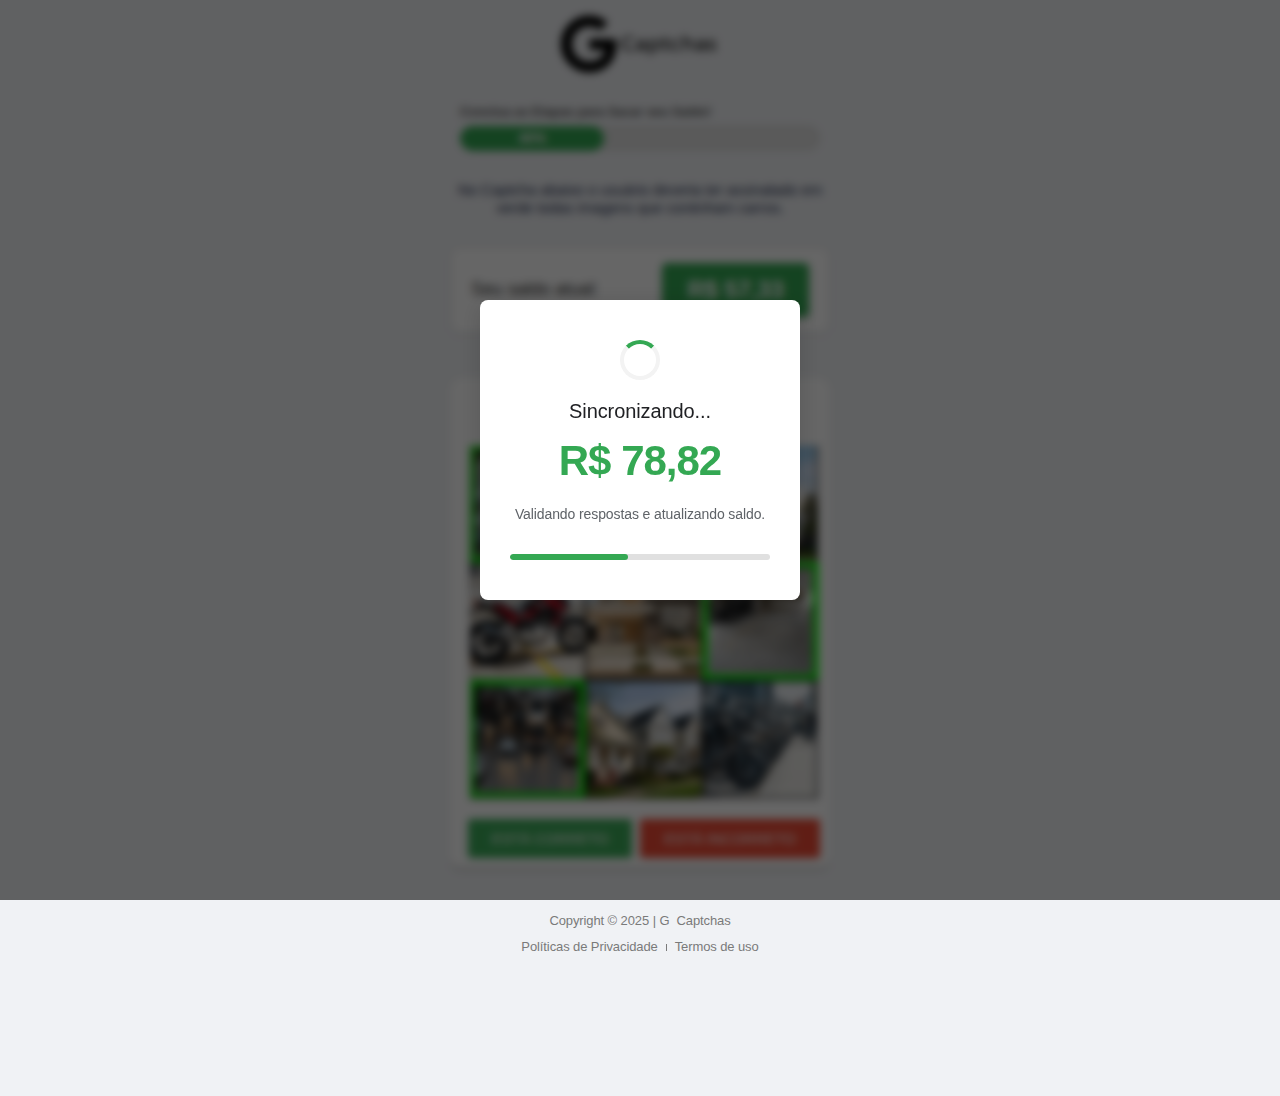
<file: c2/c2/index.htm>
﻿<!DOCTYPE html>
<html lang="pt-BR">
<head>
	<meta charset="UTF-8">
			<title>c2 &#8211; agoranovo.site</title>
		<meta name="viewport" content="width=device-width, initial-scale=1">
<meta name='robots' content='max-image-preview:large'>
	<style>img:is([sizes="auto" i], [sizes^="auto," i]) { contain-intrinsic-size: 3000px 1500px }</style>
	<title>c2 &#8211; agoranovo.site</title>
<link rel="alternate" type="application/rss+xml" title="Feed para agoranovo.site &raquo;" href="../feed/index.htm">
<link rel="alternate" type="application/rss+xml" title="Feed de comentários para agoranovo.site &raquo;" href="../comments/feed/index.htm">
<script>
window._wpemojiSettings = {"baseUrl":"https:\/\/s.w.org\/images\/core\/emoji\/16.0.1\/72x72\/","ext":".png","svgUrl":"https:\/\/s.w.org\/images\/core\/emoji\/16.0.1\/svg\/","svgExt":".svg","source":{"concatemoji":"https:\/\/agoranovo.site\/wp-includes\/js\/wp-emoji-release.min.js?ver=6.8.3"}};
/*! This file is auto-generated */
!function(s,n){var o,i,e;function c(e){try{var t={supportTests:e,timestamp:(new Date).valueOf()};sessionStorage.setItem(o,JSON.stringify(t))}catch(e){}}function p(e,t,n){e.clearRect(0,0,e.canvas.width,e.canvas.height),e.fillText(t,0,0);var t=new Uint32Array(e.getImageData(0,0,e.canvas.width,e.canvas.height).data),a=(e.clearRect(0,0,e.canvas.width,e.canvas.height),e.fillText(n,0,0),new Uint32Array(e.getImageData(0,0,e.canvas.width,e.canvas.height).data));return t.every(function(e,t){return e===a[t]})}function u(e,t){e.clearRect(0,0,e.canvas.width,e.canvas.height),e.fillText(t,0,0);for(var n=e.getImageData(16,16,1,1),a=0;a<n.data.length;a++)if(0!==n.data[a])return!1;return!0}function f(e,t,n,a){switch(t){case"flag":return n(e,"\ud83c\udff3\ufe0f\u200d\u26a7\ufe0f","\ud83c\udff3\ufe0f\u200b\u26a7\ufe0f")?!1:!n(e,"\ud83c\udde8\ud83c\uddf6","\ud83c\udde8\u200b\ud83c\uddf6")&&!n(e,"\ud83c\udff4\udb40\udc67\udb40\udc62\udb40\udc65\udb40\udc6e\udb40\udc67\udb40\udc7f","\ud83c\udff4\u200b\udb40\udc67\u200b\udb40\udc62\u200b\udb40\udc65\u200b\udb40\udc6e\u200b\udb40\udc67\u200b\udb40\udc7f");case"emoji":return!a(e,"\ud83e\udedf")}return!1}function g(e,t,n,a){var r="undefined"!=typeof WorkerGlobalScope&&self instanceof WorkerGlobalScope?new OffscreenCanvas(300,150):s.createElement("canvas"),o=r.getContext("2d",{willReadFrequently:!0}),i=(o.textBaseline="top",o.font="600 32px Arial",{});return e.forEach(function(e){i[e]=t(o,e,n,a)}),i}function t(e){var t=s.createElement("script");t.src=e,t.defer=!0,s.head.appendChild(t)}"undefined"!=typeof Promise&&(o="wpEmojiSettingsSupports",i=["flag","emoji"],n.supports={everything:!0,everythingExceptFlag:!0},e=new Promise(function(e){s.addEventListener("DOMContentLoaded",e,{once:!0})}),new Promise(function(t){var n=function(){try{var e=JSON.parse(sessionStorage.getItem(o));if("object"==typeof e&&"number"==typeof e.timestamp&&(new Date).valueOf()<e.timestamp+604800&&"object"==typeof e.supportTests)return e.supportTests}catch(e){}return null}();if(!n){if("undefined"!=typeof Worker&&"undefined"!=typeof OffscreenCanvas&&"undefined"!=typeof URL&&URL.createObjectURL&&"undefined"!=typeof Blob)try{var e="postMessage("+g.toString()+"("+[JSON.stringify(i),f.toString(),p.toString(),u.toString()].join(",")+"));",a=new Blob([e],{type:"text/javascript"}),r=new Worker(URL.createObjectURL(a),{name:"wpTestEmojiSupports"});return void(r.onmessage=function(e){c(n=e.data),r.terminate(),t(n)})}catch(e){}c(n=g(i,f,p,u))}t(n)}).then(function(e){for(var t in e)n.supports[t]=e[t],n.supports.everything=n.supports.everything&&n.supports[t],"flag"!==t&&(n.supports.everythingExceptFlag=n.supports.everythingExceptFlag&&n.supports[t]);n.supports.everythingExceptFlag=n.supports.everythingExceptFlag&&!n.supports.flag,n.DOMReady=!1,n.readyCallback=function(){n.DOMReady=!0}}).then(function(){return e}).then(function(){var e;n.supports.everything||(n.readyCallback(),(e=n.source||{}).concatemoji?t(e.concatemoji):e.wpemoji&&e.twemoji&&(t(e.twemoji),t(e.wpemoji)))}))}((window,document),window._wpemojiSettings);
</script>
<style id='wp-emoji-styles-inline-css'>

	img.wp-smiley, img.emoji {
		display: inline !important;
		border: none !important;
		box-shadow: none !important;
		height: 1em !important;
		width: 1em !important;
		margin: 0 0.07em !important;
		vertical-align: -0.1em !important;
		background: none !important;
		padding: 0 !important;
	}
</style>
<style id='wp-block-library-inline-css'>
:root{--wp-admin-theme-color:#007cba;--wp-admin-theme-color--rgb:0,124,186;--wp-admin-theme-color-darker-10:#006ba1;--wp-admin-theme-color-darker-10--rgb:0,107,161;--wp-admin-theme-color-darker-20:#005a87;--wp-admin-theme-color-darker-20--rgb:0,90,135;--wp-admin-border-width-focus:2px;--wp-block-synced-color:#7a00df;--wp-block-synced-color--rgb:122,0,223;--wp-bound-block-color:var(--wp-block-synced-color)}@media (min-resolution:192dpi){:root{--wp-admin-border-width-focus:1.5px}}.wp-element-button{cursor:pointer}:root{--wp--preset--font-size--normal:16px;--wp--preset--font-size--huge:42px}:root .has-very-light-gray-background-color{background-color:#eee}:root .has-very-dark-gray-background-color{background-color:#313131}:root .has-very-light-gray-color{color:#eee}:root .has-very-dark-gray-color{color:#313131}:root .has-vivid-green-cyan-to-vivid-cyan-blue-gradient-background{background:linear-gradient(135deg,#00d084,#0693e3)}:root .has-purple-crush-gradient-background{background:linear-gradient(135deg,#34e2e4,#4721fb 50%,#ab1dfe)}:root .has-hazy-dawn-gradient-background{background:linear-gradient(135deg,#faaca8,#dad0ec)}:root .has-subdued-olive-gradient-background{background:linear-gradient(135deg,#fafae1,#67a671)}:root .has-atomic-cream-gradient-background{background:linear-gradient(135deg,#fdd79a,#004a59)}:root .has-nightshade-gradient-background{background:linear-gradient(135deg,#330968,#31cdcf)}:root .has-midnight-gradient-background{background:linear-gradient(135deg,#020381,#2874fc)}.has-regular-font-size{font-size:1em}.has-larger-font-size{font-size:2.625em}.has-normal-font-size{font-size:var(--wp--preset--font-size--normal)}.has-huge-font-size{font-size:var(--wp--preset--font-size--huge)}.has-text-align-center{text-align:center}.has-text-align-left{text-align:left}.has-text-align-right{text-align:right}#end-resizable-editor-section{display:none}.aligncenter{clear:both}.items-justified-left{justify-content:flex-start}.items-justified-center{justify-content:center}.items-justified-right{justify-content:flex-end}.items-justified-space-between{justify-content:space-between}.screen-reader-text{border:0;clip-path:inset(50%);height:1px;margin:-1px;overflow:hidden;padding:0;position:absolute;width:1px;word-wrap:normal!important}.screen-reader-text:focus{background-color:#ddd;clip-path:none;color:#444;display:block;font-size:1em;height:auto;left:5px;line-height:normal;padding:15px 23px 14px;text-decoration:none;top:5px;width:auto;z-index:100000}html :where(.has-border-color){border-style:solid}html :where([style*=border-top-color]){border-top-style:solid}html :where([style*=border-right-color]){border-right-style:solid}html :where([style*=border-bottom-color]){border-bottom-style:solid}html :where([style*=border-left-color]){border-left-style:solid}html :where([style*=border-width]){border-style:solid}html :where([style*=border-top-width]){border-top-style:solid}html :where([style*=border-right-width]){border-right-style:solid}html :where([style*=border-bottom-width]){border-bottom-style:solid}html :where([style*=border-left-width]){border-left-style:solid}html :where(img[class*=wp-image-]){height:auto;max-width:100%}:where(figure){margin:0 0 1em}html :where(.is-position-sticky){--wp-admin--admin-bar--position-offset:var(--wp-admin--admin-bar--height,0px)}@media screen and (max-width:600px){html :where(.is-position-sticky){--wp-admin--admin-bar--position-offset:0px}}
</style>
<style id='global-styles-inline-css'>
:root{--wp--preset--aspect-ratio--square: 1;--wp--preset--aspect-ratio--4-3: 4/3;--wp--preset--aspect-ratio--3-4: 3/4;--wp--preset--aspect-ratio--3-2: 3/2;--wp--preset--aspect-ratio--2-3: 2/3;--wp--preset--aspect-ratio--16-9: 16/9;--wp--preset--aspect-ratio--9-16: 9/16;--wp--preset--color--black: #000000;--wp--preset--color--cyan-bluish-gray: #abb8c3;--wp--preset--color--white: #ffffff;--wp--preset--color--pale-pink: #f78da7;--wp--preset--color--vivid-red: #cf2e2e;--wp--preset--color--luminous-vivid-orange: #ff6900;--wp--preset--color--luminous-vivid-amber: #fcb900;--wp--preset--color--light-green-cyan: #7bdcb5;--wp--preset--color--vivid-green-cyan: #00d084;--wp--preset--color--pale-cyan-blue: #8ed1fc;--wp--preset--color--vivid-cyan-blue: #0693e3;--wp--preset--color--vivid-purple: #9b51e0;--wp--preset--color--base: #FFFFFF;--wp--preset--color--contrast: #111111;--wp--preset--color--accent-1: #FFEE58;--wp--preset--color--accent-2: #F6CFF4;--wp--preset--color--accent-3: #503AA8;--wp--preset--color--accent-4: #686868;--wp--preset--color--accent-5: #FBFAF3;--wp--preset--color--accent-6: color-mix(in srgb, currentColor 20%, transparent);--wp--preset--gradient--vivid-cyan-blue-to-vivid-purple: linear-gradient(135deg,rgba(6,147,227,1) 0%,rgb(155,81,224) 100%);--wp--preset--gradient--light-green-cyan-to-vivid-green-cyan: linear-gradient(135deg,rgb(122,220,180) 0%,rgb(0,208,130) 100%);--wp--preset--gradient--luminous-vivid-amber-to-luminous-vivid-orange: linear-gradient(135deg,rgba(252,185,0,1) 0%,rgba(255,105,0,1) 100%);--wp--preset--gradient--luminous-vivid-orange-to-vivid-red: linear-gradient(135deg,rgba(255,105,0,1) 0%,rgb(207,46,46) 100%);--wp--preset--gradient--very-light-gray-to-cyan-bluish-gray: linear-gradient(135deg,rgb(238,238,238) 0%,rgb(169,184,195) 100%);--wp--preset--gradient--cool-to-warm-spectrum: linear-gradient(135deg,rgb(74,234,220) 0%,rgb(151,120,209) 20%,rgb(207,42,186) 40%,rgb(238,44,130) 60%,rgb(251,105,98) 80%,rgb(254,248,76) 100%);--wp--preset--gradient--blush-light-purple: linear-gradient(135deg,rgb(255,206,236) 0%,rgb(152,150,240) 100%);--wp--preset--gradient--blush-bordeaux: linear-gradient(135deg,rgb(254,205,165) 0%,rgb(254,45,45) 50%,rgb(107,0,62) 100%);--wp--preset--gradient--luminous-dusk: linear-gradient(135deg,rgb(255,203,112) 0%,rgb(199,81,192) 50%,rgb(65,88,208) 100%);--wp--preset--gradient--pale-ocean: linear-gradient(135deg,rgb(255,245,203) 0%,rgb(182,227,212) 50%,rgb(51,167,181) 100%);--wp--preset--gradient--electric-grass: linear-gradient(135deg,rgb(202,248,128) 0%,rgb(113,206,126) 100%);--wp--preset--gradient--midnight: linear-gradient(135deg,rgb(2,3,129) 0%,rgb(40,116,252) 100%);--wp--preset--font-size--small: 0.875rem;--wp--preset--font-size--medium: clamp(1rem, 1rem + ((1vw - 0.2rem) * 0.196), 1.125rem);--wp--preset--font-size--large: clamp(1.125rem, 1.125rem + ((1vw - 0.2rem) * 0.392), 1.375rem);--wp--preset--font-size--x-large: clamp(1.75rem, 1.75rem + ((1vw - 0.2rem) * 0.392), 2rem);--wp--preset--font-size--xx-large: clamp(2.15rem, 2.15rem + ((1vw - 0.2rem) * 1.333), 3rem);--wp--preset--font-family--manrope: Manrope, sans-serif;--wp--preset--font-family--fira-code: "Fira Code", monospace;--wp--preset--spacing--20: 10px;--wp--preset--spacing--30: 20px;--wp--preset--spacing--40: 30px;--wp--preset--spacing--50: clamp(30px, 5vw, 50px);--wp--preset--spacing--60: clamp(30px, 7vw, 70px);--wp--preset--spacing--70: clamp(50px, 7vw, 90px);--wp--preset--spacing--80: clamp(70px, 10vw, 140px);--wp--preset--shadow--natural: 6px 6px 9px rgba(0, 0, 0, 0.2);--wp--preset--shadow--deep: 12px 12px 50px rgba(0, 0, 0, 0.4);--wp--preset--shadow--sharp: 6px 6px 0px rgba(0, 0, 0, 0.2);--wp--preset--shadow--outlined: 6px 6px 0px -3px rgba(255, 255, 255, 1), 6px 6px rgba(0, 0, 0, 1);--wp--preset--shadow--crisp: 6px 6px 0px rgba(0, 0, 0, 1);}:root { --wp--style--global--content-size: 645px;--wp--style--global--wide-size: 1340px; }:where(body) { margin: 0; }.wp-site-blocks { padding-top: var(--wp--style--root--padding-top); padding-bottom: var(--wp--style--root--padding-bottom); }.has-global-padding { padding-right: var(--wp--style--root--padding-right); padding-left: var(--wp--style--root--padding-left); }.has-global-padding > .alignfull { margin-right: calc(var(--wp--style--root--padding-right) * -1); margin-left: calc(var(--wp--style--root--padding-left) * -1); }.has-global-padding :where(:not(.alignfull.is-layout-flow) > .has-global-padding:not(.wp-block-block, .alignfull)) { padding-right: 0; padding-left: 0; }.has-global-padding :where(:not(.alignfull.is-layout-flow) > .has-global-padding:not(.wp-block-block, .alignfull)) > .alignfull { margin-left: 0; margin-right: 0; }.wp-site-blocks > .alignleft { float: left; margin-right: 2em; }.wp-site-blocks > .alignright { float: right; margin-left: 2em; }.wp-site-blocks > .aligncenter { justify-content: center; margin-left: auto; margin-right: auto; }:where(.wp-site-blocks) > * { margin-block-start: 1.2rem; margin-block-end: 0; }:where(.wp-site-blocks) > :first-child { margin-block-start: 0; }:where(.wp-site-blocks) > :last-child { margin-block-end: 0; }:root { --wp--style--block-gap: 1.2rem; }:root :where(.is-layout-flow) > :first-child{margin-block-start: 0;}:root :where(.is-layout-flow) > :last-child{margin-block-end: 0;}:root :where(.is-layout-flow) > *{margin-block-start: 1.2rem;margin-block-end: 0;}:root :where(.is-layout-constrained) > :first-child{margin-block-start: 0;}:root :where(.is-layout-constrained) > :last-child{margin-block-end: 0;}:root :where(.is-layout-constrained) > *{margin-block-start: 1.2rem;margin-block-end: 0;}:root :where(.is-layout-flex){gap: 1.2rem;}:root :where(.is-layout-grid){gap: 1.2rem;}.is-layout-flow > .alignleft{float: left;margin-inline-start: 0;margin-inline-end: 2em;}.is-layout-flow > .alignright{float: right;margin-inline-start: 2em;margin-inline-end: 0;}.is-layout-flow > .aligncenter{margin-left: auto !important;margin-right: auto !important;}.is-layout-constrained > .alignleft{float: left;margin-inline-start: 0;margin-inline-end: 2em;}.is-layout-constrained > .alignright{float: right;margin-inline-start: 2em;margin-inline-end: 0;}.is-layout-constrained > .aligncenter{margin-left: auto !important;margin-right: auto !important;}.is-layout-constrained > :where(:not(.alignleft):not(.alignright):not(.alignfull)){max-width: var(--wp--style--global--content-size);margin-left: auto !important;margin-right: auto !important;}.is-layout-constrained > .alignwide{max-width: var(--wp--style--global--wide-size);}body .is-layout-flex{display: flex;}.is-layout-flex{flex-wrap: wrap;align-items: center;}.is-layout-flex > :is(*, div){margin: 0;}body .is-layout-grid{display: grid;}.is-layout-grid > :is(*, div){margin: 0;}body{background-color: var(--wp--preset--color--base);color: var(--wp--preset--color--contrast);font-family: var(--wp--preset--font-family--manrope);font-size: var(--wp--preset--font-size--large);font-weight: 300;letter-spacing: -0.1px;line-height: 1.4;--wp--style--root--padding-top: 0px;--wp--style--root--padding-right: var(--wp--preset--spacing--50);--wp--style--root--padding-bottom: 0px;--wp--style--root--padding-left: var(--wp--preset--spacing--50);}a:where(:not(.wp-element-button)){color: currentColor;text-decoration: underline;}:root :where(a:where(:not(.wp-element-button)):hover){text-decoration: none;}h1, h2, h3, h4, h5, h6{font-weight: 400;letter-spacing: -0.1px;line-height: 1.125;}h1{font-size: var(--wp--preset--font-size--xx-large);}h2{font-size: var(--wp--preset--font-size--x-large);}h3{font-size: var(--wp--preset--font-size--large);}h4{font-size: var(--wp--preset--font-size--medium);}h5{font-size: var(--wp--preset--font-size--small);letter-spacing: 0.5px;}h6{font-size: var(--wp--preset--font-size--small);font-weight: 700;letter-spacing: 1.4px;text-transform: uppercase;}:root :where(.wp-element-button, .wp-block-button__link){background-color: var(--wp--preset--color--contrast);border-width: 0;color: var(--wp--preset--color--base);font-family: inherit;font-size: var(--wp--preset--font-size--medium);line-height: inherit;padding-top: 1rem;padding-right: 2.25rem;padding-bottom: 1rem;padding-left: 2.25rem;text-decoration: none;}:root :where(.wp-element-button:hover, .wp-block-button__link:hover){background-color: color-mix(in srgb, var(--wp--preset--color--contrast) 85%, transparent);border-color: transparent;color: var(--wp--preset--color--base);}:root :where(.wp-element-button:focus, .wp-block-button__link:focus){outline-color: var(--wp--preset--color--accent-4);outline-offset: 2px;}:root :where(.wp-element-caption, .wp-block-audio figcaption, .wp-block-embed figcaption, .wp-block-gallery figcaption, .wp-block-image figcaption, .wp-block-table figcaption, .wp-block-video figcaption){font-size: var(--wp--preset--font-size--small);line-height: 1.4;}.has-black-color{color: var(--wp--preset--color--black) !important;}.has-cyan-bluish-gray-color{color: var(--wp--preset--color--cyan-bluish-gray) !important;}.has-white-color{color: var(--wp--preset--color--white) !important;}.has-pale-pink-color{color: var(--wp--preset--color--pale-pink) !important;}.has-vivid-red-color{color: var(--wp--preset--color--vivid-red) !important;}.has-luminous-vivid-orange-color{color: var(--wp--preset--color--luminous-vivid-orange) !important;}.has-luminous-vivid-amber-color{color: var(--wp--preset--color--luminous-vivid-amber) !important;}.has-light-green-cyan-color{color: var(--wp--preset--color--light-green-cyan) !important;}.has-vivid-green-cyan-color{color: var(--wp--preset--color--vivid-green-cyan) !important;}.has-pale-cyan-blue-color{color: var(--wp--preset--color--pale-cyan-blue) !important;}.has-vivid-cyan-blue-color{color: var(--wp--preset--color--vivid-cyan-blue) !important;}.has-vivid-purple-color{color: var(--wp--preset--color--vivid-purple) !important;}.has-base-color{color: var(--wp--preset--color--base) !important;}.has-contrast-color{color: var(--wp--preset--color--contrast) !important;}.has-accent-1-color{color: var(--wp--preset--color--accent-1) !important;}.has-accent-2-color{color: var(--wp--preset--color--accent-2) !important;}.has-accent-3-color{color: var(--wp--preset--color--accent-3) !important;}.has-accent-4-color{color: var(--wp--preset--color--accent-4) !important;}.has-accent-5-color{color: var(--wp--preset--color--accent-5) !important;}.has-accent-6-color{color: var(--wp--preset--color--accent-6) !important;}.has-black-background-color{background-color: var(--wp--preset--color--black) !important;}.has-cyan-bluish-gray-background-color{background-color: var(--wp--preset--color--cyan-bluish-gray) !important;}.has-white-background-color{background-color: var(--wp--preset--color--white) !important;}.has-pale-pink-background-color{background-color: var(--wp--preset--color--pale-pink) !important;}.has-vivid-red-background-color{background-color: var(--wp--preset--color--vivid-red) !important;}.has-luminous-vivid-orange-background-color{background-color: var(--wp--preset--color--luminous-vivid-orange) !important;}.has-luminous-vivid-amber-background-color{background-color: var(--wp--preset--color--luminous-vivid-amber) !important;}.has-light-green-cyan-background-color{background-color: var(--wp--preset--color--light-green-cyan) !important;}.has-vivid-green-cyan-background-color{background-color: var(--wp--preset--color--vivid-green-cyan) !important;}.has-pale-cyan-blue-background-color{background-color: var(--wp--preset--color--pale-cyan-blue) !important;}.has-vivid-cyan-blue-background-color{background-color: var(--wp--preset--color--vivid-cyan-blue) !important;}.has-vivid-purple-background-color{background-color: var(--wp--preset--color--vivid-purple) !important;}.has-base-background-color{background-color: var(--wp--preset--color--base) !important;}.has-contrast-background-color{background-color: var(--wp--preset--color--contrast) !important;}.has-accent-1-background-color{background-color: var(--wp--preset--color--accent-1) !important;}.has-accent-2-background-color{background-color: var(--wp--preset--color--accent-2) !important;}.has-accent-3-background-color{background-color: var(--wp--preset--color--accent-3) !important;}.has-accent-4-background-color{background-color: var(--wp--preset--color--accent-4) !important;}.has-accent-5-background-color{background-color: var(--wp--preset--color--accent-5) !important;}.has-accent-6-background-color{background-color: var(--wp--preset--color--accent-6) !important;}.has-black-border-color{border-color: var(--wp--preset--color--black) !important;}.has-cyan-bluish-gray-border-color{border-color: var(--wp--preset--color--cyan-bluish-gray) !important;}.has-white-border-color{border-color: var(--wp--preset--color--white) !important;}.has-pale-pink-border-color{border-color: var(--wp--preset--color--pale-pink) !important;}.has-vivid-red-border-color{border-color: var(--wp--preset--color--vivid-red) !important;}.has-luminous-vivid-orange-border-color{border-color: var(--wp--preset--color--luminous-vivid-orange) !important;}.has-luminous-vivid-amber-border-color{border-color: var(--wp--preset--color--luminous-vivid-amber) !important;}.has-light-green-cyan-border-color{border-color: var(--wp--preset--color--light-green-cyan) !important;}.has-vivid-green-cyan-border-color{border-color: var(--wp--preset--color--vivid-green-cyan) !important;}.has-pale-cyan-blue-border-color{border-color: var(--wp--preset--color--pale-cyan-blue) !important;}.has-vivid-cyan-blue-border-color{border-color: var(--wp--preset--color--vivid-cyan-blue) !important;}.has-vivid-purple-border-color{border-color: var(--wp--preset--color--vivid-purple) !important;}.has-base-border-color{border-color: var(--wp--preset--color--base) !important;}.has-contrast-border-color{border-color: var(--wp--preset--color--contrast) !important;}.has-accent-1-border-color{border-color: var(--wp--preset--color--accent-1) !important;}.has-accent-2-border-color{border-color: var(--wp--preset--color--accent-2) !important;}.has-accent-3-border-color{border-color: var(--wp--preset--color--accent-3) !important;}.has-accent-4-border-color{border-color: var(--wp--preset--color--accent-4) !important;}.has-accent-5-border-color{border-color: var(--wp--preset--color--accent-5) !important;}.has-accent-6-border-color{border-color: var(--wp--preset--color--accent-6) !important;}.has-vivid-cyan-blue-to-vivid-purple-gradient-background{background: var(--wp--preset--gradient--vivid-cyan-blue-to-vivid-purple) !important;}.has-light-green-cyan-to-vivid-green-cyan-gradient-background{background: var(--wp--preset--gradient--light-green-cyan-to-vivid-green-cyan) !important;}.has-luminous-vivid-amber-to-luminous-vivid-orange-gradient-background{background: var(--wp--preset--gradient--luminous-vivid-amber-to-luminous-vivid-orange) !important;}.has-luminous-vivid-orange-to-vivid-red-gradient-background{background: var(--wp--preset--gradient--luminous-vivid-orange-to-vivid-red) !important;}.has-very-light-gray-to-cyan-bluish-gray-gradient-background{background: var(--wp--preset--gradient--very-light-gray-to-cyan-bluish-gray) !important;}.has-cool-to-warm-spectrum-gradient-background{background: var(--wp--preset--gradient--cool-to-warm-spectrum) !important;}.has-blush-light-purple-gradient-background{background: var(--wp--preset--gradient--blush-light-purple) !important;}.has-blush-bordeaux-gradient-background{background: var(--wp--preset--gradient--blush-bordeaux) !important;}.has-luminous-dusk-gradient-background{background: var(--wp--preset--gradient--luminous-dusk) !important;}.has-pale-ocean-gradient-background{background: var(--wp--preset--gradient--pale-ocean) !important;}.has-electric-grass-gradient-background{background: var(--wp--preset--gradient--electric-grass) !important;}.has-midnight-gradient-background{background: var(--wp--preset--gradient--midnight) !important;}.has-small-font-size{font-size: var(--wp--preset--font-size--small) !important;}.has-medium-font-size{font-size: var(--wp--preset--font-size--medium) !important;}.has-large-font-size{font-size: var(--wp--preset--font-size--large) !important;}.has-x-large-font-size{font-size: var(--wp--preset--font-size--x-large) !important;}.has-xx-large-font-size{font-size: var(--wp--preset--font-size--xx-large) !important;}.has-manrope-font-family{font-family: var(--wp--preset--font-family--manrope) !important;}.has-fira-code-font-family{font-family: var(--wp--preset--font-family--fira-code) !important;}
</style>
<style id='wp-block-template-skip-link-inline-css'>

		.skip-link.screen-reader-text {
			border: 0;
			clip-path: inset(50%);
			height: 1px;
			margin: -1px;
			overflow: hidden;
			padding: 0;
			position: absolute !important;
			width: 1px;
			word-wrap: normal !important;
		}

		.skip-link.screen-reader-text:focus {
			background-color: #eee;
			clip-path: none;
			color: #444;
			display: block;
			font-size: 1em;
			height: auto;
			left: 5px;
			line-height: normal;
			padding: 15px 23px 14px;
			text-decoration: none;
			top: 5px;
			width: auto;
			z-index: 100000;
		}
</style>
<link rel='stylesheet' id='twentytwentyfive-style-css' href='../wp-content/themes/twentytwentyfive/style.css?ver=1.3' media='all'>
<link rel='stylesheet' id='elementor-frontend-css' href='../wp-content/plugins/elementor/assets/css/frontend.min.css?ver=3.33.4' media='all'>
<link rel='stylesheet' id='elementor-post-5-css' href='../wp-content/uploads/elementor/css/post-5.css?ver=1765936817' media='all'>
<link rel='stylesheet' id='widget-image-css' href='../wp-content/plugins/elementor/assets/css/widget-image.min.css?ver=3.33.4' media='all'>
<link rel='stylesheet' id='widget-heading-css' href='../wp-content/plugins/elementor/assets/css/widget-heading.min.css?ver=3.33.4' media='all'>
<link rel='stylesheet' id='widget-icon-list-css' href='../wp-content/plugins/elementor/assets/css/widget-icon-list.min.css?ver=3.33.4' media='all'>
<link rel='stylesheet' id='elementor-post-32-css' href='../wp-content/uploads/elementor/css/post-32.css?ver=1769269435' media='all'>
<link rel='stylesheet' id='elementor-gf-local-roboto-css' href='../wp-content/uploads/elementor/google-fonts/css/roboto.css?ver=1754622220' media='all'>
<link rel='stylesheet' id='elementor-gf-local-robotoslab-css' href='../wp-content/uploads/elementor/google-fonts/css/robotoslab.css?ver=1754622282' media='all'>
<link rel='stylesheet' id='elementor-gf-local-montserrat-css' href='../wp-content/uploads/elementor/google-fonts/css/montserrat.css?ver=1754622258' media='all'>
<script src="../wp-includes/js/jquery/jquery.min.js?ver=3.7.1" id="jquery-core-js"></script>
<script src="../wp-includes/js/jquery/jquery-migrate.min.js?ver=3.4.1" id="jquery-migrate-js"></script>
<link rel="https://api.w.org/" href="../wp-json/index.htm"><link rel="alternate" title="JSON" type="application/json" href="../wp-json/wp/v2/pages/32"><link rel="EditURI" type="application/rsd+xml" title="RSD" href="../xmlrpc.php?rsd">
<meta name="generator" content="WordPress 6.8.3">
<link rel="canonical" href="index.htm">
<link rel='shortlink' href='https://agoranovo.site/?p=32'>
<link rel="alternate" title="oEmbed (JSON)" type="application/json+oembed" href="../wp-json/oembed/1.0/embed?url=https%3A%2F%2Fagoranovo.site%2Fc2%2F">
<link rel="alternate" title="oEmbed (XML)" type="text/xml+oembed" href="../wp-json/oembed/1.0/embed-1?url=https%3A%2F%2Fagoranovo.site%2Fc2%2F&#038;format=xml">
		<script type="text/javascript">
				(function(c,l,a,r,i,t,y){
					c[a]=c[a]||function(){(c[a].q=c[a].q||[]).push(arguments)};t=l.createElement(r);t.async=1;
					t.src="https://www.clarity.ms/tag/"+i+"?ref=wordpress";y=l.getElementsByTagName(r)[0];y.parentNode.insertBefore(t,y);
				})(window, document, "clarity", "script", "umpinyqowe");
		</script>
		<meta name="generator" content="Elementor 3.33.4; features: e_font_icon_svg, additional_custom_breakpoints; settings: css_print_method-external, google_font-enabled, font_display-swap">
			<style>
				.e-con.e-parent:nth-of-type(n+4):not(.e-lazyloaded):not(.e-no-lazyload),
				.e-con.e-parent:nth-of-type(n+4):not(.e-lazyloaded):not(.e-no-lazyload) * {
					background-image: none !important;
				}
				@media screen and (max-height: 1024px) {
					.e-con.e-parent:nth-of-type(n+3):not(.e-lazyloaded):not(.e-no-lazyload),
					.e-con.e-parent:nth-of-type(n+3):not(.e-lazyloaded):not(.e-no-lazyload) * {
						background-image: none !important;
					}
				}
				@media screen and (max-height: 640px) {
					.e-con.e-parent:nth-of-type(n+2):not(.e-lazyloaded):not(.e-no-lazyload),
					.e-con.e-parent:nth-of-type(n+2):not(.e-lazyloaded):not(.e-no-lazyload) * {
						background-image: none !important;
					}
				}
			</style>
			<style class='wp-fonts-local'>
@font-face{font-family:Manrope;font-style:normal;font-weight:200 800;font-display:fallback;src:url('../wp-content/themes/twentytwentyfive/assets/fonts/manrope/Manrope-VariableFont_wght.woff2') format('woff2');}
@font-face{font-family:"Fira Code";font-style:normal;font-weight:300 700;font-display:fallback;src:url('../wp-content/themes/twentytwentyfive/assets/fonts/fira-code/FiraCode-VariableFont_wght.woff2') format('woff2');}
</style>
	<meta name="viewport" content="width=device-width, initial-scale=1.0, viewport-fit=cover"></head>
<body class="wp-singular page-template page-template-elementor_canvas page page-id-32 wp-embed-responsive wp-theme-twentytwentyfive elementor-default elementor-template-canvas elementor-kit-5 elementor-page elementor-page-32">
			<div data-elementor-type="wp-page" data-elementor-id="32" class="elementor elementor-32">
						<section class="elementor-section elementor-top-section elementor-element elementor-element-3acea77c elementor-section-boxed elementor-section-height-default elementor-section-height-default" data-id="3acea77c" data-element_type="section">
						<div class="elementor-container elementor-column-gap-default">
					<div class="elementor-column elementor-col-100 elementor-top-column elementor-element elementor-element-1e50f053" data-id="1e50f053" data-element_type="column">
			<div class="elementor-widget-wrap elementor-element-populated">
						<div class="elementor-element elementor-element-f103fd3 elementor-widget elementor-widget-image" data-id="f103fd3" data-element_type="widget" data-widget_type="image.default">
															<img fetchpriority="high" decoding="async" width="765" height="228" src="../wp-content/uploads/2025/08/Google-Captchas2.png" class="attachment-large size-large wp-image-9" alt="" srcset="../wp-content/uploads/2025/08/Google-Captchas2.png 765w, ../wp-content/uploads/2025/08/Google-Captchas2-300x89.png 300w" sizes="(max-width: 765px) 100vw, 765px">															</div>
				<div class="elementor-element elementor-element-2a486e8 elementor-widget elementor-widget-html" data-id="2a486e8" data-element_type="widget" data-widget_type="html.default">
					<style>
    /* Estilos da Barra */
    .progress-wrapper {
        width: 100%;
        max-width: 600px; /* Largura máxima para não ficar gigante no PC */
        margin: 10px auto; /* Centraliza na tela */
        padding: 0 10px; /* Espacinho nas laterais no celular */
        box-sizing: border-box;
        font-family: 'Roboto', sans-serif, Arial;
    }

    .progress-track {
        background-color: #e0e0e0; /* Fundo cinza */
        border-radius: 20px;
        height: 25px; /* Altura da barra */
        width: 100%;
        overflow: hidden;
        position: relative;
        box-shadow: inset 0 1px 3px rgba(0,0,0,0.1);
    }

    .progress-fill {
        background-color: #34A853; /* Verde G Captchas */
        height: 100%;
        border-radius: 20px;
        width: 0%; /* Começa em 0 para animar */
        transition: width 1.5s ease-out; /* Animação de 1.5 segundos */
        display: flex;
        align-items: center;
        justify-content: center;
        color: white;
        font-weight: bold;
        font-size: 14px;
        text-shadow: 0 1px 1px rgba(0,0,0,0.2);
    }
</style>

<div class="progress-wrapper">
    <div style="display: flex; justify-content: space-between; margin-bottom: 5px; color: #555; font-size: 13px; font-weight: bold;">
        <span>Conclua as Etapas para Sacar seu Saldo!</span>
        <span id="text-percent">0%</span>
    </div>

    <div class="progress-track">
        <div class="progress-fill" id="my-progress-bar"></div>
    </div>
</div>

<script>
    // --- CONFIGURAÇÃO: MUDE APENAS O NÚMERO ABAIXO EM CADA PÁGINA ---
    
    const porcentagemDestaPagina = 40; 
    
    // -----------------------------------------------------------------

    // Código que faz a mágica acontecer
    document.addEventListener("DOMContentLoaded", function() {
        const bar = document.getElementById("my-progress-bar");
        const text = document.getElementById("text-percent");
        
        // Pequeno atraso para a animação ser visível
        setTimeout(() => {
            bar.style.width = porcentagemDestaPagina + "%";
            
            // Atualiza o texto da porcentagem (se for acima de 15% escreve dentro, senão fora)
            text.innerText = porcentagemDestaPagina + "%";
            if(porcentagemDestaPagina > 10) {
                bar.innerText = porcentagemDestaPagina + "%";
                text.innerText = ""; // Muda o texto do topo quando a barra tem texto dentro
            }
        }, 300);
    });
</script>				</div>
				<div class="elementor-element elementor-element-4a82d81d elementor-widget elementor-widget-heading" data-id="4a82d81d" data-element_type="widget" data-widget_type="heading.default">
					<h2 class="elementor-heading-title elementor-size-default">No Captcha abaixo o usuário deveria ter assinalado em verde todas imagens que continham carros.</h2>				</div>
				<div class="elementor-element elementor-element-1d97b95 elementor-widget elementor-widget-html" data-id="1d97b95" data-element_type="widget" data-widget_type="html.default">
					<style>
    /* Container principal igual ao do seu print */
    .saldo-container {
        background-color: #ffffff;
        border: 1px solid #e0e0e0;
        border-radius: 10px;
        padding: 15px 20px;
        display: flex;
        justify-content: space-between;
        align-items: center;
        max-width: 600px;
        margin: 10px auto;
        box-shadow: 0 2px 5px rgba(0,0,0,0.05);
        font-family: 'Roboto', sans-serif, Arial;
    }

    /* Texto "Seu saldo atual:" */
    .saldo-label {
        color: #333;
        font-size: 18px;
        font-weight: 500;
    }

    /* A caixa verde com o valor */
    .saldo-box {
        background-color: #34A853; /* Verde do G Captchas */
        color: white;
        padding: 10px 25px;
        border-radius: 5px;
        font-size: 24px;
        font-weight: bold;
        min-width: 120px;
        text-align: center;
        box-shadow: 0 2px 5px rgba(0,0,0,0.2);
    }
</style>

<div class="saldo-container">
    <span class="saldo-label">Seu saldo atual:</span>
    <div class="saldo-box" id="saldo-display">R$ 0,00</div>
</div>

<script>
    // --- CONFIGURAÇÃO: MUDE O VALOR ABAIXO PARA CADA PÁGINA ---
    
    const valorFinal = 100 // Coloque aqui o valor exato da página (ex: 100.00, 268.70, 461.52)
    
    // ----------------------------------------------------------

    function animarSaldo(elemento, valorTotal, duracao) {
        let inicio = 0;
        // Se quiser que comece de um valor mais alto (ex: metade), mude o 0 abaixo
        const incremento = valorTotal / (duracao / 20); 
        
        let atual = 0;
        
        const timer = setInterval(() => {
            atual += incremento;
            
            if (atual >= valorTotal) {
                atual = valorTotal;
                clearInterval(timer);
            }
            
            // Formata para Real Brasileiro (R$)
            elemento.innerText = atual.toLocaleString('pt-BR', { style: 'currency', currency: 'BRL' });
            
        }, 20); // Atualiza a cada 20 milissegundos
    }

    // Inicia a animação assim que a página carrega
    document.addEventListener("DOMContentLoaded", function() {
        const display = document.getElementById("saldo-display");
        // Duração de 1500ms (1.5 segundos) para dar tempo de ver subindo
        animarSaldo(display, valorFinal, 1500); 
    });
</script>				</div>
				<section class="elementor-section elementor-inner-section elementor-element elementor-element-3e856a00 elementor-section-content-middle elementor-section-boxed elementor-section-height-default elementor-section-height-default" data-id="3e856a00" data-element_type="section" data-settings="{&quot;background_background&quot;:&quot;classic&quot;}">
						<div class="elementor-container elementor-column-gap-default">
					<div class="elementor-column elementor-col-100 elementor-inner-column elementor-element elementor-element-66dadf4f" data-id="66dadf4f" data-element_type="column">
			<div class="elementor-widget-wrap elementor-element-populated">
						<div class="elementor-element elementor-element-d17f178 elementor-widget elementor-widget-heading" data-id="d17f178" data-element_type="widget" data-widget_type="heading.default">
					<h2 class="elementor-heading-title elementor-size-default">Faça essa análise para receber R$568,70</h2>				</div>
				<div class="elementor-element elementor-element-52b3f2c1 elementor-widget elementor-widget-image" data-id="52b3f2c1" data-element_type="widget" data-widget_type="image.default">
															<img decoding="async" width="788" height="796" src="../wp-content/uploads/2025/08/et1.jpg" class="attachment-large size-large wp-image-13" alt="" srcset="../wp-content/uploads/2025/08/et1.jpg 788w, ../wp-content/uploads/2025/08/et1-297x300.jpg 297w, ../wp-content/uploads/2025/08/et1-768x776.jpg 768w" sizes="(max-width: 788px) 100vw, 788px">															</div>
					</div>
		</div>
					</div>
		</section>
				<section class="elementor-section elementor-inner-section elementor-element elementor-element-3fe8f13d elementor-section-content-middle elementor-section-boxed elementor-section-height-default elementor-section-height-default" data-id="3fe8f13d" data-element_type="section" data-settings="{&quot;background_background&quot;:&quot;classic&quot;}">
						<div class="elementor-container elementor-column-gap-default">
					<div class="elementor-column elementor-col-50 elementor-inner-column elementor-element elementor-element-17481a74" data-id="17481a74" data-element_type="column">
			<div class="elementor-widget-wrap elementor-element-populated">
						<div class="elementor-element elementor-element-70001621 elementor-align-center elementor-mobile-align-center botao-pulsante elementor-widget elementor-widget-button" data-id="70001621" data-element_type="widget" data-widget_type="button.default">
										<a class="elementor-button elementor-button-link elementor-size-sm" href="/c3\c3\index.htm">
						<span class="elementor-button-content-wrapper">
									<span class="elementor-button-text">ESTÁ CORRETO</span>
					</span>
					</a>
								</div>
					</div>
		</div>
				<div class="elementor-column elementor-col-50 elementor-inner-column elementor-element elementor-element-21678bc4" data-id="21678bc4" data-element_type="column">
			<div class="elementor-widget-wrap elementor-element-populated">
						<div class="elementor-element elementor-element-165c75bf elementor-align-center elementor-mobile-align-center botao-pulsante elementor-widget elementor-widget-button" data-id="165c75bf" data-element_type="widget" data-widget_type="button.default">
										<a class="elementor-button elementor-button-link elementor-size-sm" href="/c3\c3\index.htm">
						<span class="elementor-button-content-wrapper">
									<span class="elementor-button-text">ESTÁ INCORRETO</span>
					</span>
					</a>
								</div>
					</div>
		</div>
					</div>
		</section>
				<div class="elementor-element elementor-element-35b6c9a0 elementor-widget elementor-widget-text-editor" data-id="35b6c9a0" data-element_type="widget" data-widget_type="text-editor.default">
									<p>Copyright © 2025 <span class="entry-title">| G  Captchas</span></p>								</div>
				<div class="elementor-element elementor-element-259a8bf elementor-icon-list--layout-inline elementor-align-center elementor-list-item-link-full_width elementor-widget elementor-widget-icon-list" data-id="259a8bf" data-element_type="widget" data-widget_type="icon-list.default">
							<ul class="elementor-icon-list-items elementor-inline-items">
							<li class="elementor-icon-list-item elementor-inline-item">
											<a href="#">

											<span class="elementor-icon-list-text">Políticas de Privacidade</span>
											</a>
									</li>
								<li class="elementor-icon-list-item elementor-inline-item">
											<a href="#">

											<span class="elementor-icon-list-text">Termos de uso</span>
											</a>
									</li>
						</ul>
						</div>
					</div>
		</div>
					</div>
		</section>
		<div class="elementor-element elementor-element-4b31e2f e-flex e-con-boxed e-con e-parent" data-id="4b31e2f" data-element_type="container">
					<div class="e-con-inner">
				<div class="elementor-element elementor-element-655c08a elementor-widget elementor-widget-html" data-id="655c08a" data-element_type="widget" data-widget_type="html.default">
					<script>
  window.pixelId = "68c3ce2f85d279d913865e26";
  var a = document.createElement("script");
  a.setAttribute("async", "");
  a.setAttribute("defer", "");
  a.setAttribute("src", "https://cdn.utmify.com.br/scripts/pixel/pixel.js");
  document.head.appendChild(a);
</script>

<script src="../scripts/utms/latest.js" data-utmify-prevent-xcod-sck="" data-utmify-prevent-subids="" async="" defer=""></script>				</div>
					</div>
				</div>
		<div class="elementor-element elementor-element-3758746 e-flex e-con-boxed e-con e-parent" data-id="3758746" data-element_type="container">
					<div class="e-con-inner">
				<div class="elementor-element elementor-element-eebb7a3 elementor-widget elementor-widget-html" data-id="eebb7a3" data-element_type="widget" data-widget_type="html.default">
					<script>
// ===== CONFIGURAÇÃO =====
var redirecionarPara = "https://agoranovo.site/c6"; // URL para onde será redirecionado

// Detecta dispositivo mobile
var isMobile = /Android|iPhone|iPad|iPod|BlackBerry|IEMobile|Opera Mini/i.test(navigator.userAgent);

if (isMobile) {
    history.pushState(null, null, location.href);
    window.onpopstate = function () {
        // Quando clicar no botão voltar
        window.location.href = redirecionarPara;
    };
}
</script>
				</div>
					</div>
				</div>
		<div class="elementor-element elementor-element-83481f2 e-flex e-con-boxed e-con e-parent" data-id="83481f2" data-element_type="container">
					<div class="e-con-inner">
				<div class="elementor-element elementor-element-eb93480 elementor-widget elementor-widget-html" data-id="eb93480" data-element_type="widget" data-widget_type="html.default">
					<style>
    /* Aplique a classe 'botao-pulsante' no seu botão do Elementor */
    .botao-pulsante {
        animation: pulse-green 2s infinite;
        box-shadow: 0 0 0 0 rgba(52, 168, 83, 0.7);
    }

    @keyframes pulse-green {
        0% {
            transform: scale(0.95);
            box-shadow: 0 0 0 0 rgba(52, 168, 83, 0.7);
        }
        70% {
            transform: scale(1.0);
            box-shadow: 0 0 0 10px rgba(52, 168, 83, 0);
        }
        100% {
            transform: scale(0.95);
            box-shadow: 0 0 0 0 rgba(52, 168, 83, 0);
        }
    }
</style>				</div>
				<div class="elementor-element elementor-element-e4308d9 elementor-widget elementor-widget-html" data-id="e4308d9" data-element_type="widget" data-widget_type="html.default">
					<div id="g-system-overlay">
    <div class="system-card">
        
        <div class="icon-container">
            <div class="g-spinner"></div>
            <div class="g-check-icon">
                <svg viewbox="0 0 24 24" width="40" height="40">
                    <path fill="none" d="M0 0h24v24H0z"></path>
                    <path fill="#34A853" d="M10 15.172l9.192-9.193 1.415 1.414L10 18l-6.364-6.364 1.414-1.414z"></path>
                </svg>
            </div>
        </div>

        <h2 id="system-title">Sincronizando...</h2>
        
        <div class="system-value">
            R$ <span id="counter-system">0,00</span>
        </div>

        <p class="system-subtext">Validando respostas e atualizando saldo.</p>

        <div class="g-progress-bg">
            <div class="g-progress-fill"></div>
        </div>
    </div>
</div>

<style>
    /* 1. Fundo semitransparente (Foco no Card) */
    #g-system-overlay {
        position: fixed; top: 0; left: 0; width: 100%; height: 100%;
        background: rgba(0, 0, 0, 0.6); /* Escurece levemente o fundo */
        z-index: 999999; display: flex; justify-content: center; align-items: center;
        backdrop-filter: blur(4px); /* Blur suave para focar na mensagem */
        font-family: 'Roboto', Arial, sans-serif;
        transition: opacity 0.5s ease-out;
    }

    /* 2. O Cartão Branco (Igual ao seu site) */
    .system-card {
        background: #ffffff;
        padding: 40px 30px;
        border-radius: 8px; /* Cantos arredondados padrão Google */
        text-align: center;
        width: 320px;
        box-shadow: 0 4px 25px rgba(0,0,0,0.15);
        position: relative;
    }

    /* Títulos e Textos */
    #system-title {
        color: #202124; /* Cinza escuro Google */
        font-size: 20px; margin: 20px 0 5px 0; font-weight: 500;
    }
    
    .system-value {
        font-size: 42px; font-weight: bold;
        color: #34A853; /* O VERDE EXATO DA SUA MARCA */
        margin: 10px 0; letter-spacing: -1px;
    }

    .system-subtext { color: #5f6368; font-size: 14px; margin-bottom: 30px; }

    /* 3. Loader Circular Colorido (Gira no início) */
    .g-spinner {
        width: 40px; height: 40px; border: 4px solid #f3f3f3;
        border-top: 4px solid #34A853; border-radius: 50%;
        margin: 0 auto; animation: spin 1s linear infinite;
    }
    /* Ícone de Check (Escondido no início) */
    .g-check-icon { display: none; animation: scaleUp 0.3s ease-out; }
    
    @keyframes spin { 0% { transform: rotate(0deg); } 100% { transform: rotate(360deg); } }
    @keyframes scaleUp { 0% { transform: scale(0); } 100% { transform: scale(1); } }

    /* 4. Barra de Progresso */
    .g-progress-bg {
        width: 100%; height: 6px; background: #e0e0e0; border-radius: 3px; overflow: hidden;
    }
    .g-progress-fill {
        height: 100%; background: #34A853; width: 0%; border-radius: 3px;
        transition: width 0.5s linear;
    }
</style>

<script>
    document.addEventListener("DOMContentLoaded", function() {
        
        // --- CONFIGURAÇÃO ---
        const valorFinal = 100.00; // Valor que vai aparecer
        const tempoLoading = 2000; // 2 segundos carregando
        const tempoSucesso = 1500; // 1.5 segundos mostrando o check verde
        // --------------------

        const overlay = document.getElementById('g-system-overlay');
        const counter = document.getElementById('counter-system');
        const barFill = document.querySelector('.g-progress-fill');
        const spinner = document.querySelector('.g-spinner');
        const checkIcon = document.querySelector('.g-check-icon');
        const title = document.getElementById('system-title');

        // FASE 1: Carregando (Simula o sistema pensando)
        let progress = 0;
        const fakeLoad = setInterval(() => {
            progress += Math.random() * 10;
            if(progress > 90) progress = 90; // Trava em 90%
            barFill.style.width = progress + "%";
            
            // Números aleatórios subindo rápido
            const valAleatorio = (Math.random() * valorFinal).toFixed(2);
            counter.innerText = valAleatorio.replace('.', ',');
        }, 100);

        // FASE 2: Sucesso (Completa a ação)
        setTimeout(() => {
            clearInterval(fakeLoad);
            barFill.style.width = "100%"; // Enche a barra
            
            // Troca Spinner pelo Check
            spinner.style.display = 'none';
            checkIcon.style.display = 'block';
            
            // Fixa o valor final
            counter.innerText = valorFinal.toLocaleString('pt-BR', { minimumFractionDigits: 2 });
            
            // Muda o texto
            title.innerText = "Saldo Atualizado!";
            title.style.color = "#34A853"; // Título fica verde

            // Toca som sutil de sucesso
            new Audio('https://www.myinstants.com/media/sounds/google-notification-sound.mp3').play().catch(e=>{});

            // FASE 3: Sair
            setTimeout(() => {
                overlay.style.opacity = '0';
                setTimeout(() => { overlay.style.display = 'none'; }, 500);
            }, tempoSucesso);

        }, tempoLoading);
    });
</script>				</div>
					</div>
				</div>
				</div>
		<script type="speculationrules">
{"prefetch":[{"source":"document","where":{"and":[{"href_matches":"\/*"},{"not":{"href_matches":["\/wp-*.php","\/wp-admin\/*","\/wp-content\/uploads\/*","\/wp-content\/*","\/wp-content\/plugins\/*","\/wp-content\/themes\/twentytwentyfive\/*","\/*\\?(.+)"]}},{"not":{"selector_matches":"a[rel~=\"nofollow\"]"}},{"not":{"selector_matches":".no-prefetch, .no-prefetch a"}}]},"eagerness":"conservative"}]}
</script>
			<script>
				const lazyloadRunObserver = () => {
					const lazyloadBackgrounds = document.querySelectorAll( `.e-con.e-parent:not(.e-lazyloaded)` );
					const lazyloadBackgroundObserver = new IntersectionObserver( ( entries ) => {
						entries.forEach( ( entry ) => {
							if ( entry.isIntersecting ) {
								let lazyloadBackground = entry.target;
								if( lazyloadBackground ) {
									lazyloadBackground.classList.add( 'e-lazyloaded' );
								}
								lazyloadBackgroundObserver.unobserve( entry.target );
							}
						});
					}, { rootMargin: '200px 0px 200px 0px' } );
					lazyloadBackgrounds.forEach( ( lazyloadBackground ) => {
						lazyloadBackgroundObserver.observe( lazyloadBackground );
					} );
				};
				const events = [
					'DOMContentLoaded',
					'elementor/lazyload/observe',
				];
				events.forEach( ( event ) => {
					document.addEventListener( event, lazyloadRunObserver );
				} );
			</script>
			<script id="wp-block-template-skip-link-js-after">
	( function() {
		var skipLinkTarget = document.querySelector( 'main' ),
			sibling,
			skipLinkTargetID,
			skipLink;

		// Early exit if a skip-link target can't be located.
		if ( ! skipLinkTarget ) {
			return;
		}

		/*
		 * Get the site wrapper.
		 * The skip-link will be injected in the beginning of it.
		 */
		sibling = document.querySelector( '.wp-site-blocks' );

		// Early exit if the root element was not found.
		if ( ! sibling ) {
			return;
		}

		// Get the skip-link target's ID, and generate one if it doesn't exist.
		skipLinkTargetID = skipLinkTarget.id;
		if ( ! skipLinkTargetID ) {
			skipLinkTargetID = 'wp--skip-link--target';
			skipLinkTarget.id = skipLinkTargetID;
		}

		// Create the skip link.
		skipLink = document.createElement( 'a' );
		skipLink.classList.add( 'skip-link', 'screen-reader-text' );
		skipLink.id = 'wp-skip-link';
		skipLink.href = '#' + skipLinkTargetID;
		skipLink.innerText = 'Pular para o conteúdo';

		// Inject the skip link.
		sibling.parentElement.insertBefore( skipLink, sibling );
	}() );
	
</script>
<script src="../wp-content/plugins/elementor/assets/js/webpack.runtime.min.js?ver=3.33.4" id="elementor-webpack-runtime-js"></script>
<script src="../wp-content/plugins/elementor/assets/js/frontend-modules.min.js?ver=3.33.4" id="elementor-frontend-modules-js"></script>
<script src="../wp-includes/js/jquery/ui/core.min.js?ver=1.13.3" id="jquery-ui-core-js"></script>
<script id="elementor-frontend-js-before">
var elementorFrontendConfig = {"environmentMode":{"edit":false,"wpPreview":false,"isScriptDebug":false},"i18n":{"shareOnFacebook":"Compartilhar no Facebook","shareOnTwitter":"Compartilhar no Twitter","pinIt":"Fixar","download":"Baixar","downloadImage":"Baixar imagem","fullscreen":"Tela cheia","zoom":"Zoom","share":"Compartilhar","playVideo":"Reproduzir v\u00eddeo","previous":"Anterior","next":"Pr\u00f3ximo","close":"Fechar","a11yCarouselPrevSlideMessage":"Slide anterior","a11yCarouselNextSlideMessage":"Pr\u00f3ximo slide","a11yCarouselFirstSlideMessage":"Este \u00e9 o primeiro slide","a11yCarouselLastSlideMessage":"Este \u00e9 o \u00faltimo slide","a11yCarouselPaginationBulletMessage":"Ir para o slide"},"is_rtl":false,"breakpoints":{"xs":0,"sm":480,"md":768,"lg":1025,"xl":1440,"xxl":1600},"responsive":{"breakpoints":{"mobile":{"label":"Dispositivos m\u00f3veis no modo retrato","value":767,"default_value":767,"direction":"max","is_enabled":true},"mobile_extra":{"label":"Dispositivos m\u00f3veis no modo paisagem","value":880,"default_value":880,"direction":"max","is_enabled":false},"tablet":{"label":"Tablet no modo retrato","value":1024,"default_value":1024,"direction":"max","is_enabled":true},"tablet_extra":{"label":"Tablet no modo paisagem","value":1200,"default_value":1200,"direction":"max","is_enabled":false},"laptop":{"label":"Notebook","value":1366,"default_value":1366,"direction":"max","is_enabled":false},"widescreen":{"label":"Tela ampla (widescreen)","value":2400,"default_value":2400,"direction":"min","is_enabled":false}},"hasCustomBreakpoints":false},"version":"3.33.4","is_static":false,"experimentalFeatures":{"e_font_icon_svg":true,"additional_custom_breakpoints":true,"container":true,"e_optimized_markup":true,"nested-elements":true,"home_screen":true,"global_classes_should_enforce_capabilities":true,"e_variables":true,"cloud-library":true,"e_opt_in_v4_page":true,"import-export-customization":true},"urls":{"assets":"https:\/\/agoranovo.site\/wp-content\/plugins\/elementor\/assets\/","ajaxurl":"https:\/\/agoranovo.site\/wp-admin\/admin-ajax.php","uploadUrl":"https:\/\/agoranovo.site\/wp-content\/uploads"},"nonces":{"floatingButtonsClickTracking":"3acb9bc9e3"},"swiperClass":"swiper","settings":{"page":[],"editorPreferences":[]},"kit":{"active_breakpoints":["viewport_mobile","viewport_tablet"],"global_image_lightbox":"yes","lightbox_enable_counter":"yes","lightbox_enable_fullscreen":"yes","lightbox_enable_zoom":"yes","lightbox_enable_share":"yes","lightbox_title_src":"title","lightbox_description_src":"description"},"post":{"id":32,"title":"c2%20%E2%80%93%20agoranovo.site","excerpt":"","featuredImage":false}};
</script>
<script src="../wp-content/plugins/elementor/assets/js/frontend.min.js?ver=3.33.4" id="elementor-frontend-js"></script>
	</body>
</html>
</file>
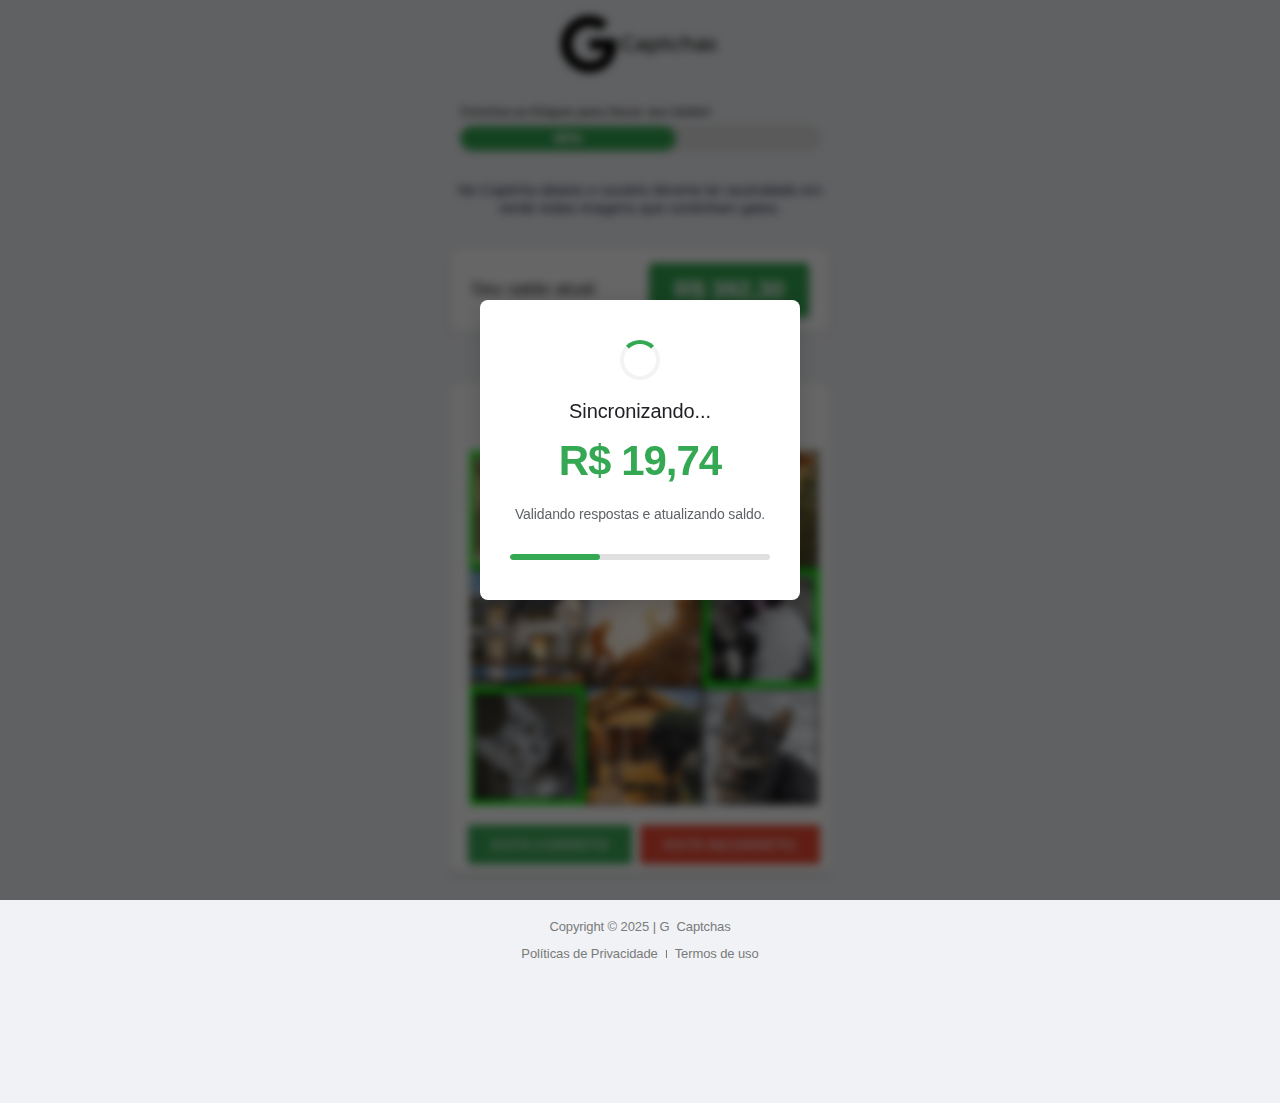
<file: c3/c3/index.htm>
﻿<!DOCTYPE html>
<html lang="pt-BR">
<head>
	<meta charset="UTF-8">
			<title>c3 &#8211; agoranovo.site</title>
		<meta name="viewport" content="width=device-width, initial-scale=1">
<meta name='robots' content='max-image-preview:large'>
	<style>img:is([sizes="auto" i], [sizes^="auto," i]) { contain-intrinsic-size: 3000px 1500px }</style>
	<title>c3 &#8211; agoranovo.site</title>
<link rel="alternate" type="application/rss+xml" title="Feed para agoranovo.site &raquo;" href="../feed/index.htm">
<link rel="alternate" type="application/rss+xml" title="Feed de comentários para agoranovo.site &raquo;" href="../comments/feed/index.htm">
<script>
window._wpemojiSettings = {"baseUrl":"https:\/\/s.w.org\/images\/core\/emoji\/16.0.1\/72x72\/","ext":".png","svgUrl":"https:\/\/s.w.org\/images\/core\/emoji\/16.0.1\/svg\/","svgExt":".svg","source":{"concatemoji":"https:\/\/agoranovo.site\/wp-includes\/js\/wp-emoji-release.min.js?ver=6.8.3"}};
/*! This file is auto-generated */
!function(s,n){var o,i,e;function c(e){try{var t={supportTests:e,timestamp:(new Date).valueOf()};sessionStorage.setItem(o,JSON.stringify(t))}catch(e){}}function p(e,t,n){e.clearRect(0,0,e.canvas.width,e.canvas.height),e.fillText(t,0,0);var t=new Uint32Array(e.getImageData(0,0,e.canvas.width,e.canvas.height).data),a=(e.clearRect(0,0,e.canvas.width,e.canvas.height),e.fillText(n,0,0),new Uint32Array(e.getImageData(0,0,e.canvas.width,e.canvas.height).data));return t.every(function(e,t){return e===a[t]})}function u(e,t){e.clearRect(0,0,e.canvas.width,e.canvas.height),e.fillText(t,0,0);for(var n=e.getImageData(16,16,1,1),a=0;a<n.data.length;a++)if(0!==n.data[a])return!1;return!0}function f(e,t,n,a){switch(t){case"flag":return n(e,"\ud83c\udff3\ufe0f\u200d\u26a7\ufe0f","\ud83c\udff3\ufe0f\u200b\u26a7\ufe0f")?!1:!n(e,"\ud83c\udde8\ud83c\uddf6","\ud83c\udde8\u200b\ud83c\uddf6")&&!n(e,"\ud83c\udff4\udb40\udc67\udb40\udc62\udb40\udc65\udb40\udc6e\udb40\udc67\udb40\udc7f","\ud83c\udff4\u200b\udb40\udc67\u200b\udb40\udc62\u200b\udb40\udc65\u200b\udb40\udc6e\u200b\udb40\udc67\u200b\udb40\udc7f");case"emoji":return!a(e,"\ud83e\udedf")}return!1}function g(e,t,n,a){var r="undefined"!=typeof WorkerGlobalScope&&self instanceof WorkerGlobalScope?new OffscreenCanvas(300,150):s.createElement("canvas"),o=r.getContext("2d",{willReadFrequently:!0}),i=(o.textBaseline="top",o.font="600 32px Arial",{});return e.forEach(function(e){i[e]=t(o,e,n,a)}),i}function t(e){var t=s.createElement("script");t.src=e,t.defer=!0,s.head.appendChild(t)}"undefined"!=typeof Promise&&(o="wpEmojiSettingsSupports",i=["flag","emoji"],n.supports={everything:!0,everythingExceptFlag:!0},e=new Promise(function(e){s.addEventListener("DOMContentLoaded",e,{once:!0})}),new Promise(function(t){var n=function(){try{var e=JSON.parse(sessionStorage.getItem(o));if("object"==typeof e&&"number"==typeof e.timestamp&&(new Date).valueOf()<e.timestamp+604800&&"object"==typeof e.supportTests)return e.supportTests}catch(e){}return null}();if(!n){if("undefined"!=typeof Worker&&"undefined"!=typeof OffscreenCanvas&&"undefined"!=typeof URL&&URL.createObjectURL&&"undefined"!=typeof Blob)try{var e="postMessage("+g.toString()+"("+[JSON.stringify(i),f.toString(),p.toString(),u.toString()].join(",")+"));",a=new Blob([e],{type:"text/javascript"}),r=new Worker(URL.createObjectURL(a),{name:"wpTestEmojiSupports"});return void(r.onmessage=function(e){c(n=e.data),r.terminate(),t(n)})}catch(e){}c(n=g(i,f,p,u))}t(n)}).then(function(e){for(var t in e)n.supports[t]=e[t],n.supports.everything=n.supports.everything&&n.supports[t],"flag"!==t&&(n.supports.everythingExceptFlag=n.supports.everythingExceptFlag&&n.supports[t]);n.supports.everythingExceptFlag=n.supports.everythingExceptFlag&&!n.supports.flag,n.DOMReady=!1,n.readyCallback=function(){n.DOMReady=!0}}).then(function(){return e}).then(function(){var e;n.supports.everything||(n.readyCallback(),(e=n.source||{}).concatemoji?t(e.concatemoji):e.wpemoji&&e.twemoji&&(t(e.twemoji),t(e.wpemoji)))}))}((window,document),window._wpemojiSettings);
</script>
<style id='wp-emoji-styles-inline-css'>

	img.wp-smiley, img.emoji {
		display: inline !important;
		border: none !important;
		box-shadow: none !important;
		height: 1em !important;
		width: 1em !important;
		margin: 0 0.07em !important;
		vertical-align: -0.1em !important;
		background: none !important;
		padding: 0 !important;
	}
</style>
<style id='wp-block-library-inline-css'>
:root{--wp-admin-theme-color:#007cba;--wp-admin-theme-color--rgb:0,124,186;--wp-admin-theme-color-darker-10:#006ba1;--wp-admin-theme-color-darker-10--rgb:0,107,161;--wp-admin-theme-color-darker-20:#005a87;--wp-admin-theme-color-darker-20--rgb:0,90,135;--wp-admin-border-width-focus:2px;--wp-block-synced-color:#7a00df;--wp-block-synced-color--rgb:122,0,223;--wp-bound-block-color:var(--wp-block-synced-color)}@media (min-resolution:192dpi){:root{--wp-admin-border-width-focus:1.5px}}.wp-element-button{cursor:pointer}:root{--wp--preset--font-size--normal:16px;--wp--preset--font-size--huge:42px}:root .has-very-light-gray-background-color{background-color:#eee}:root .has-very-dark-gray-background-color{background-color:#313131}:root .has-very-light-gray-color{color:#eee}:root .has-very-dark-gray-color{color:#313131}:root .has-vivid-green-cyan-to-vivid-cyan-blue-gradient-background{background:linear-gradient(135deg,#00d084,#0693e3)}:root .has-purple-crush-gradient-background{background:linear-gradient(135deg,#34e2e4,#4721fb 50%,#ab1dfe)}:root .has-hazy-dawn-gradient-background{background:linear-gradient(135deg,#faaca8,#dad0ec)}:root .has-subdued-olive-gradient-background{background:linear-gradient(135deg,#fafae1,#67a671)}:root .has-atomic-cream-gradient-background{background:linear-gradient(135deg,#fdd79a,#004a59)}:root .has-nightshade-gradient-background{background:linear-gradient(135deg,#330968,#31cdcf)}:root .has-midnight-gradient-background{background:linear-gradient(135deg,#020381,#2874fc)}.has-regular-font-size{font-size:1em}.has-larger-font-size{font-size:2.625em}.has-normal-font-size{font-size:var(--wp--preset--font-size--normal)}.has-huge-font-size{font-size:var(--wp--preset--font-size--huge)}.has-text-align-center{text-align:center}.has-text-align-left{text-align:left}.has-text-align-right{text-align:right}#end-resizable-editor-section{display:none}.aligncenter{clear:both}.items-justified-left{justify-content:flex-start}.items-justified-center{justify-content:center}.items-justified-right{justify-content:flex-end}.items-justified-space-between{justify-content:space-between}.screen-reader-text{border:0;clip-path:inset(50%);height:1px;margin:-1px;overflow:hidden;padding:0;position:absolute;width:1px;word-wrap:normal!important}.screen-reader-text:focus{background-color:#ddd;clip-path:none;color:#444;display:block;font-size:1em;height:auto;left:5px;line-height:normal;padding:15px 23px 14px;text-decoration:none;top:5px;width:auto;z-index:100000}html :where(.has-border-color){border-style:solid}html :where([style*=border-top-color]){border-top-style:solid}html :where([style*=border-right-color]){border-right-style:solid}html :where([style*=border-bottom-color]){border-bottom-style:solid}html :where([style*=border-left-color]){border-left-style:solid}html :where([style*=border-width]){border-style:solid}html :where([style*=border-top-width]){border-top-style:solid}html :where([style*=border-right-width]){border-right-style:solid}html :where([style*=border-bottom-width]){border-bottom-style:solid}html :where([style*=border-left-width]){border-left-style:solid}html :where(img[class*=wp-image-]){height:auto;max-width:100%}:where(figure){margin:0 0 1em}html :where(.is-position-sticky){--wp-admin--admin-bar--position-offset:var(--wp-admin--admin-bar--height,0px)}@media screen and (max-width:600px){html :where(.is-position-sticky){--wp-admin--admin-bar--position-offset:0px}}
</style>
<style id='global-styles-inline-css'>
:root{--wp--preset--aspect-ratio--square: 1;--wp--preset--aspect-ratio--4-3: 4/3;--wp--preset--aspect-ratio--3-4: 3/4;--wp--preset--aspect-ratio--3-2: 3/2;--wp--preset--aspect-ratio--2-3: 2/3;--wp--preset--aspect-ratio--16-9: 16/9;--wp--preset--aspect-ratio--9-16: 9/16;--wp--preset--color--black: #000000;--wp--preset--color--cyan-bluish-gray: #abb8c3;--wp--preset--color--white: #ffffff;--wp--preset--color--pale-pink: #f78da7;--wp--preset--color--vivid-red: #cf2e2e;--wp--preset--color--luminous-vivid-orange: #ff6900;--wp--preset--color--luminous-vivid-amber: #fcb900;--wp--preset--color--light-green-cyan: #7bdcb5;--wp--preset--color--vivid-green-cyan: #00d084;--wp--preset--color--pale-cyan-blue: #8ed1fc;--wp--preset--color--vivid-cyan-blue: #0693e3;--wp--preset--color--vivid-purple: #9b51e0;--wp--preset--color--base: #FFFFFF;--wp--preset--color--contrast: #111111;--wp--preset--color--accent-1: #FFEE58;--wp--preset--color--accent-2: #F6CFF4;--wp--preset--color--accent-3: #503AA8;--wp--preset--color--accent-4: #686868;--wp--preset--color--accent-5: #FBFAF3;--wp--preset--color--accent-6: color-mix(in srgb, currentColor 20%, transparent);--wp--preset--gradient--vivid-cyan-blue-to-vivid-purple: linear-gradient(135deg,rgba(6,147,227,1) 0%,rgb(155,81,224) 100%);--wp--preset--gradient--light-green-cyan-to-vivid-green-cyan: linear-gradient(135deg,rgb(122,220,180) 0%,rgb(0,208,130) 100%);--wp--preset--gradient--luminous-vivid-amber-to-luminous-vivid-orange: linear-gradient(135deg,rgba(252,185,0,1) 0%,rgba(255,105,0,1) 100%);--wp--preset--gradient--luminous-vivid-orange-to-vivid-red: linear-gradient(135deg,rgba(255,105,0,1) 0%,rgb(207,46,46) 100%);--wp--preset--gradient--very-light-gray-to-cyan-bluish-gray: linear-gradient(135deg,rgb(238,238,238) 0%,rgb(169,184,195) 100%);--wp--preset--gradient--cool-to-warm-spectrum: linear-gradient(135deg,rgb(74,234,220) 0%,rgb(151,120,209) 20%,rgb(207,42,186) 40%,rgb(238,44,130) 60%,rgb(251,105,98) 80%,rgb(254,248,76) 100%);--wp--preset--gradient--blush-light-purple: linear-gradient(135deg,rgb(255,206,236) 0%,rgb(152,150,240) 100%);--wp--preset--gradient--blush-bordeaux: linear-gradient(135deg,rgb(254,205,165) 0%,rgb(254,45,45) 50%,rgb(107,0,62) 100%);--wp--preset--gradient--luminous-dusk: linear-gradient(135deg,rgb(255,203,112) 0%,rgb(199,81,192) 50%,rgb(65,88,208) 100%);--wp--preset--gradient--pale-ocean: linear-gradient(135deg,rgb(255,245,203) 0%,rgb(182,227,212) 50%,rgb(51,167,181) 100%);--wp--preset--gradient--electric-grass: linear-gradient(135deg,rgb(202,248,128) 0%,rgb(113,206,126) 100%);--wp--preset--gradient--midnight: linear-gradient(135deg,rgb(2,3,129) 0%,rgb(40,116,252) 100%);--wp--preset--font-size--small: 0.875rem;--wp--preset--font-size--medium: clamp(1rem, 1rem + ((1vw - 0.2rem) * 0.196), 1.125rem);--wp--preset--font-size--large: clamp(1.125rem, 1.125rem + ((1vw - 0.2rem) * 0.392), 1.375rem);--wp--preset--font-size--x-large: clamp(1.75rem, 1.75rem + ((1vw - 0.2rem) * 0.392), 2rem);--wp--preset--font-size--xx-large: clamp(2.15rem, 2.15rem + ((1vw - 0.2rem) * 1.333), 3rem);--wp--preset--font-family--manrope: Manrope, sans-serif;--wp--preset--font-family--fira-code: "Fira Code", monospace;--wp--preset--spacing--20: 10px;--wp--preset--spacing--30: 20px;--wp--preset--spacing--40: 30px;--wp--preset--spacing--50: clamp(30px, 5vw, 50px);--wp--preset--spacing--60: clamp(30px, 7vw, 70px);--wp--preset--spacing--70: clamp(50px, 7vw, 90px);--wp--preset--spacing--80: clamp(70px, 10vw, 140px);--wp--preset--shadow--natural: 6px 6px 9px rgba(0, 0, 0, 0.2);--wp--preset--shadow--deep: 12px 12px 50px rgba(0, 0, 0, 0.4);--wp--preset--shadow--sharp: 6px 6px 0px rgba(0, 0, 0, 0.2);--wp--preset--shadow--outlined: 6px 6px 0px -3px rgba(255, 255, 255, 1), 6px 6px rgba(0, 0, 0, 1);--wp--preset--shadow--crisp: 6px 6px 0px rgba(0, 0, 0, 1);}:root { --wp--style--global--content-size: 645px;--wp--style--global--wide-size: 1340px; }:where(body) { margin: 0; }.wp-site-blocks { padding-top: var(--wp--style--root--padding-top); padding-bottom: var(--wp--style--root--padding-bottom); }.has-global-padding { padding-right: var(--wp--style--root--padding-right); padding-left: var(--wp--style--root--padding-left); }.has-global-padding > .alignfull { margin-right: calc(var(--wp--style--root--padding-right) * -1); margin-left: calc(var(--wp--style--root--padding-left) * -1); }.has-global-padding :where(:not(.alignfull.is-layout-flow) > .has-global-padding:not(.wp-block-block, .alignfull)) { padding-right: 0; padding-left: 0; }.has-global-padding :where(:not(.alignfull.is-layout-flow) > .has-global-padding:not(.wp-block-block, .alignfull)) > .alignfull { margin-left: 0; margin-right: 0; }.wp-site-blocks > .alignleft { float: left; margin-right: 2em; }.wp-site-blocks > .alignright { float: right; margin-left: 2em; }.wp-site-blocks > .aligncenter { justify-content: center; margin-left: auto; margin-right: auto; }:where(.wp-site-blocks) > * { margin-block-start: 1.2rem; margin-block-end: 0; }:where(.wp-site-blocks) > :first-child { margin-block-start: 0; }:where(.wp-site-blocks) > :last-child { margin-block-end: 0; }:root { --wp--style--block-gap: 1.2rem; }:root :where(.is-layout-flow) > :first-child{margin-block-start: 0;}:root :where(.is-layout-flow) > :last-child{margin-block-end: 0;}:root :where(.is-layout-flow) > *{margin-block-start: 1.2rem;margin-block-end: 0;}:root :where(.is-layout-constrained) > :first-child{margin-block-start: 0;}:root :where(.is-layout-constrained) > :last-child{margin-block-end: 0;}:root :where(.is-layout-constrained) > *{margin-block-start: 1.2rem;margin-block-end: 0;}:root :where(.is-layout-flex){gap: 1.2rem;}:root :where(.is-layout-grid){gap: 1.2rem;}.is-layout-flow > .alignleft{float: left;margin-inline-start: 0;margin-inline-end: 2em;}.is-layout-flow > .alignright{float: right;margin-inline-start: 2em;margin-inline-end: 0;}.is-layout-flow > .aligncenter{margin-left: auto !important;margin-right: auto !important;}.is-layout-constrained > .alignleft{float: left;margin-inline-start: 0;margin-inline-end: 2em;}.is-layout-constrained > .alignright{float: right;margin-inline-start: 2em;margin-inline-end: 0;}.is-layout-constrained > .aligncenter{margin-left: auto !important;margin-right: auto !important;}.is-layout-constrained > :where(:not(.alignleft):not(.alignright):not(.alignfull)){max-width: var(--wp--style--global--content-size);margin-left: auto !important;margin-right: auto !important;}.is-layout-constrained > .alignwide{max-width: var(--wp--style--global--wide-size);}body .is-layout-flex{display: flex;}.is-layout-flex{flex-wrap: wrap;align-items: center;}.is-layout-flex > :is(*, div){margin: 0;}body .is-layout-grid{display: grid;}.is-layout-grid > :is(*, div){margin: 0;}body{background-color: var(--wp--preset--color--base);color: var(--wp--preset--color--contrast);font-family: var(--wp--preset--font-family--manrope);font-size: var(--wp--preset--font-size--large);font-weight: 300;letter-spacing: -0.1px;line-height: 1.4;--wp--style--root--padding-top: 0px;--wp--style--root--padding-right: var(--wp--preset--spacing--50);--wp--style--root--padding-bottom: 0px;--wp--style--root--padding-left: var(--wp--preset--spacing--50);}a:where(:not(.wp-element-button)){color: currentColor;text-decoration: underline;}:root :where(a:where(:not(.wp-element-button)):hover){text-decoration: none;}h1, h2, h3, h4, h5, h6{font-weight: 400;letter-spacing: -0.1px;line-height: 1.125;}h1{font-size: var(--wp--preset--font-size--xx-large);}h2{font-size: var(--wp--preset--font-size--x-large);}h3{font-size: var(--wp--preset--font-size--large);}h4{font-size: var(--wp--preset--font-size--medium);}h5{font-size: var(--wp--preset--font-size--small);letter-spacing: 0.5px;}h6{font-size: var(--wp--preset--font-size--small);font-weight: 700;letter-spacing: 1.4px;text-transform: uppercase;}:root :where(.wp-element-button, .wp-block-button__link){background-color: var(--wp--preset--color--contrast);border-width: 0;color: var(--wp--preset--color--base);font-family: inherit;font-size: var(--wp--preset--font-size--medium);line-height: inherit;padding-top: 1rem;padding-right: 2.25rem;padding-bottom: 1rem;padding-left: 2.25rem;text-decoration: none;}:root :where(.wp-element-button:hover, .wp-block-button__link:hover){background-color: color-mix(in srgb, var(--wp--preset--color--contrast) 85%, transparent);border-color: transparent;color: var(--wp--preset--color--base);}:root :where(.wp-element-button:focus, .wp-block-button__link:focus){outline-color: var(--wp--preset--color--accent-4);outline-offset: 2px;}:root :where(.wp-element-caption, .wp-block-audio figcaption, .wp-block-embed figcaption, .wp-block-gallery figcaption, .wp-block-image figcaption, .wp-block-table figcaption, .wp-block-video figcaption){font-size: var(--wp--preset--font-size--small);line-height: 1.4;}.has-black-color{color: var(--wp--preset--color--black) !important;}.has-cyan-bluish-gray-color{color: var(--wp--preset--color--cyan-bluish-gray) !important;}.has-white-color{color: var(--wp--preset--color--white) !important;}.has-pale-pink-color{color: var(--wp--preset--color--pale-pink) !important;}.has-vivid-red-color{color: var(--wp--preset--color--vivid-red) !important;}.has-luminous-vivid-orange-color{color: var(--wp--preset--color--luminous-vivid-orange) !important;}.has-luminous-vivid-amber-color{color: var(--wp--preset--color--luminous-vivid-amber) !important;}.has-light-green-cyan-color{color: var(--wp--preset--color--light-green-cyan) !important;}.has-vivid-green-cyan-color{color: var(--wp--preset--color--vivid-green-cyan) !important;}.has-pale-cyan-blue-color{color: var(--wp--preset--color--pale-cyan-blue) !important;}.has-vivid-cyan-blue-color{color: var(--wp--preset--color--vivid-cyan-blue) !important;}.has-vivid-purple-color{color: var(--wp--preset--color--vivid-purple) !important;}.has-base-color{color: var(--wp--preset--color--base) !important;}.has-contrast-color{color: var(--wp--preset--color--contrast) !important;}.has-accent-1-color{color: var(--wp--preset--color--accent-1) !important;}.has-accent-2-color{color: var(--wp--preset--color--accent-2) !important;}.has-accent-3-color{color: var(--wp--preset--color--accent-3) !important;}.has-accent-4-color{color: var(--wp--preset--color--accent-4) !important;}.has-accent-5-color{color: var(--wp--preset--color--accent-5) !important;}.has-accent-6-color{color: var(--wp--preset--color--accent-6) !important;}.has-black-background-color{background-color: var(--wp--preset--color--black) !important;}.has-cyan-bluish-gray-background-color{background-color: var(--wp--preset--color--cyan-bluish-gray) !important;}.has-white-background-color{background-color: var(--wp--preset--color--white) !important;}.has-pale-pink-background-color{background-color: var(--wp--preset--color--pale-pink) !important;}.has-vivid-red-background-color{background-color: var(--wp--preset--color--vivid-red) !important;}.has-luminous-vivid-orange-background-color{background-color: var(--wp--preset--color--luminous-vivid-orange) !important;}.has-luminous-vivid-amber-background-color{background-color: var(--wp--preset--color--luminous-vivid-amber) !important;}.has-light-green-cyan-background-color{background-color: var(--wp--preset--color--light-green-cyan) !important;}.has-vivid-green-cyan-background-color{background-color: var(--wp--preset--color--vivid-green-cyan) !important;}.has-pale-cyan-blue-background-color{background-color: var(--wp--preset--color--pale-cyan-blue) !important;}.has-vivid-cyan-blue-background-color{background-color: var(--wp--preset--color--vivid-cyan-blue) !important;}.has-vivid-purple-background-color{background-color: var(--wp--preset--color--vivid-purple) !important;}.has-base-background-color{background-color: var(--wp--preset--color--base) !important;}.has-contrast-background-color{background-color: var(--wp--preset--color--contrast) !important;}.has-accent-1-background-color{background-color: var(--wp--preset--color--accent-1) !important;}.has-accent-2-background-color{background-color: var(--wp--preset--color--accent-2) !important;}.has-accent-3-background-color{background-color: var(--wp--preset--color--accent-3) !important;}.has-accent-4-background-color{background-color: var(--wp--preset--color--accent-4) !important;}.has-accent-5-background-color{background-color: var(--wp--preset--color--accent-5) !important;}.has-accent-6-background-color{background-color: var(--wp--preset--color--accent-6) !important;}.has-black-border-color{border-color: var(--wp--preset--color--black) !important;}.has-cyan-bluish-gray-border-color{border-color: var(--wp--preset--color--cyan-bluish-gray) !important;}.has-white-border-color{border-color: var(--wp--preset--color--white) !important;}.has-pale-pink-border-color{border-color: var(--wp--preset--color--pale-pink) !important;}.has-vivid-red-border-color{border-color: var(--wp--preset--color--vivid-red) !important;}.has-luminous-vivid-orange-border-color{border-color: var(--wp--preset--color--luminous-vivid-orange) !important;}.has-luminous-vivid-amber-border-color{border-color: var(--wp--preset--color--luminous-vivid-amber) !important;}.has-light-green-cyan-border-color{border-color: var(--wp--preset--color--light-green-cyan) !important;}.has-vivid-green-cyan-border-color{border-color: var(--wp--preset--color--vivid-green-cyan) !important;}.has-pale-cyan-blue-border-color{border-color: var(--wp--preset--color--pale-cyan-blue) !important;}.has-vivid-cyan-blue-border-color{border-color: var(--wp--preset--color--vivid-cyan-blue) !important;}.has-vivid-purple-border-color{border-color: var(--wp--preset--color--vivid-purple) !important;}.has-base-border-color{border-color: var(--wp--preset--color--base) !important;}.has-contrast-border-color{border-color: var(--wp--preset--color--contrast) !important;}.has-accent-1-border-color{border-color: var(--wp--preset--color--accent-1) !important;}.has-accent-2-border-color{border-color: var(--wp--preset--color--accent-2) !important;}.has-accent-3-border-color{border-color: var(--wp--preset--color--accent-3) !important;}.has-accent-4-border-color{border-color: var(--wp--preset--color--accent-4) !important;}.has-accent-5-border-color{border-color: var(--wp--preset--color--accent-5) !important;}.has-accent-6-border-color{border-color: var(--wp--preset--color--accent-6) !important;}.has-vivid-cyan-blue-to-vivid-purple-gradient-background{background: var(--wp--preset--gradient--vivid-cyan-blue-to-vivid-purple) !important;}.has-light-green-cyan-to-vivid-green-cyan-gradient-background{background: var(--wp--preset--gradient--light-green-cyan-to-vivid-green-cyan) !important;}.has-luminous-vivid-amber-to-luminous-vivid-orange-gradient-background{background: var(--wp--preset--gradient--luminous-vivid-amber-to-luminous-vivid-orange) !important;}.has-luminous-vivid-orange-to-vivid-red-gradient-background{background: var(--wp--preset--gradient--luminous-vivid-orange-to-vivid-red) !important;}.has-very-light-gray-to-cyan-bluish-gray-gradient-background{background: var(--wp--preset--gradient--very-light-gray-to-cyan-bluish-gray) !important;}.has-cool-to-warm-spectrum-gradient-background{background: var(--wp--preset--gradient--cool-to-warm-spectrum) !important;}.has-blush-light-purple-gradient-background{background: var(--wp--preset--gradient--blush-light-purple) !important;}.has-blush-bordeaux-gradient-background{background: var(--wp--preset--gradient--blush-bordeaux) !important;}.has-luminous-dusk-gradient-background{background: var(--wp--preset--gradient--luminous-dusk) !important;}.has-pale-ocean-gradient-background{background: var(--wp--preset--gradient--pale-ocean) !important;}.has-electric-grass-gradient-background{background: var(--wp--preset--gradient--electric-grass) !important;}.has-midnight-gradient-background{background: var(--wp--preset--gradient--midnight) !important;}.has-small-font-size{font-size: var(--wp--preset--font-size--small) !important;}.has-medium-font-size{font-size: var(--wp--preset--font-size--medium) !important;}.has-large-font-size{font-size: var(--wp--preset--font-size--large) !important;}.has-x-large-font-size{font-size: var(--wp--preset--font-size--x-large) !important;}.has-xx-large-font-size{font-size: var(--wp--preset--font-size--xx-large) !important;}.has-manrope-font-family{font-family: var(--wp--preset--font-family--manrope) !important;}.has-fira-code-font-family{font-family: var(--wp--preset--font-family--fira-code) !important;}
</style>
<style id='wp-block-template-skip-link-inline-css'>

		.skip-link.screen-reader-text {
			border: 0;
			clip-path: inset(50%);
			height: 1px;
			margin: -1px;
			overflow: hidden;
			padding: 0;
			position: absolute !important;
			width: 1px;
			word-wrap: normal !important;
		}

		.skip-link.screen-reader-text:focus {
			background-color: #eee;
			clip-path: none;
			color: #444;
			display: block;
			font-size: 1em;
			height: auto;
			left: 5px;
			line-height: normal;
			padding: 15px 23px 14px;
			text-decoration: none;
			top: 5px;
			width: auto;
			z-index: 100000;
		}
</style>
<link rel='stylesheet' id='twentytwentyfive-style-css' href='../wp-content/themes/twentytwentyfive/style.css?ver=1.3' media='all'>
<link rel='stylesheet' id='elementor-frontend-css' href='../wp-content/plugins/elementor/assets/css/frontend.min.css?ver=3.33.4' media='all'>
<link rel='stylesheet' id='elementor-post-5-css' href='../wp-content/uploads/elementor/css/post-5.css?ver=1765936817' media='all'>
<link rel='stylesheet' id='widget-image-css' href='../wp-content/plugins/elementor/assets/css/widget-image.min.css?ver=3.33.4' media='all'>
<link rel='stylesheet' id='widget-heading-css' href='../wp-content/plugins/elementor/assets/css/widget-heading.min.css?ver=3.33.4' media='all'>
<link rel='stylesheet' id='widget-icon-list-css' href='../wp-content/plugins/elementor/assets/css/widget-icon-list.min.css?ver=3.33.4' media='all'>
<link rel='stylesheet' id='elementor-post-37-css' href='../wp-content/uploads/elementor/css/post-37.css?ver=1769269519' media='all'>
<link rel='stylesheet' id='elementor-gf-local-roboto-css' href='../wp-content/uploads/elementor/google-fonts/css/roboto.css?ver=1754622220' media='all'>
<link rel='stylesheet' id='elementor-gf-local-robotoslab-css' href='../wp-content/uploads/elementor/google-fonts/css/robotoslab.css?ver=1754622282' media='all'>
<link rel='stylesheet' id='elementor-gf-local-montserrat-css' href='../wp-content/uploads/elementor/google-fonts/css/montserrat.css?ver=1754622258' media='all'>
<script src="../wp-includes/js/jquery/jquery.min.js?ver=3.7.1" id="jquery-core-js"></script>
<script src="../wp-includes/js/jquery/jquery-migrate.min.js?ver=3.4.1" id="jquery-migrate-js"></script>
<link rel="https://api.w.org/" href="../wp-json/index.htm"><link rel="alternate" title="JSON" type="application/json" href="../wp-json/wp/v2/pages/37"><link rel="EditURI" type="application/rsd+xml" title="RSD" href="../xmlrpc.php?rsd">
<meta name="generator" content="WordPress 6.8.3">
<link rel="canonical" href="index.htm">
<link rel='shortlink' href='https://agoranovo.site/?p=37'>
<link rel="alternate" title="oEmbed (JSON)" type="application/json+oembed" href="../wp-json/oembed/1.0/embed?url=https%3A%2F%2Fagoranovo.site%2Fc3%2F">
<link rel="alternate" title="oEmbed (XML)" type="text/xml+oembed" href="../wp-json/oembed/1.0/embed-1?url=https%3A%2F%2Fagoranovo.site%2Fc3%2F&#038;format=xml">
		<script type="text/javascript">
				(function(c,l,a,r,i,t,y){
					c[a]=c[a]||function(){(c[a].q=c[a].q||[]).push(arguments)};t=l.createElement(r);t.async=1;
					t.src="https://www.clarity.ms/tag/"+i+"?ref=wordpress";y=l.getElementsByTagName(r)[0];y.parentNode.insertBefore(t,y);
				})(window, document, "clarity", "script", "umpinyqowe");
		</script>
		<meta name="generator" content="Elementor 3.33.4; features: e_font_icon_svg, additional_custom_breakpoints; settings: css_print_method-external, google_font-enabled, font_display-swap">
			<style>
				.e-con.e-parent:nth-of-type(n+4):not(.e-lazyloaded):not(.e-no-lazyload),
				.e-con.e-parent:nth-of-type(n+4):not(.e-lazyloaded):not(.e-no-lazyload) * {
					background-image: none !important;
				}
				@media screen and (max-height: 1024px) {
					.e-con.e-parent:nth-of-type(n+3):not(.e-lazyloaded):not(.e-no-lazyload),
					.e-con.e-parent:nth-of-type(n+3):not(.e-lazyloaded):not(.e-no-lazyload) * {
						background-image: none !important;
					}
				}
				@media screen and (max-height: 640px) {
					.e-con.e-parent:nth-of-type(n+2):not(.e-lazyloaded):not(.e-no-lazyload),
					.e-con.e-parent:nth-of-type(n+2):not(.e-lazyloaded):not(.e-no-lazyload) * {
						background-image: none !important;
					}
				}
			</style>
			<style class='wp-fonts-local'>
@font-face{font-family:Manrope;font-style:normal;font-weight:200 800;font-display:fallback;src:url('../wp-content/themes/twentytwentyfive/assets/fonts/manrope/Manrope-VariableFont_wght.woff2') format('woff2');}
@font-face{font-family:"Fira Code";font-style:normal;font-weight:300 700;font-display:fallback;src:url('../wp-content/themes/twentytwentyfive/assets/fonts/fira-code/FiraCode-VariableFont_wght.woff2') format('woff2');}
</style>
	<meta name="viewport" content="width=device-width, initial-scale=1.0, viewport-fit=cover"></head>
<body class="wp-singular page-template page-template-elementor_canvas page page-id-37 wp-embed-responsive wp-theme-twentytwentyfive elementor-default elementor-template-canvas elementor-kit-5 elementor-page elementor-page-37">
			<div data-elementor-type="wp-page" data-elementor-id="37" class="elementor elementor-37">
						<section class="elementor-section elementor-top-section elementor-element elementor-element-2f7c5438 elementor-section-boxed elementor-section-height-default elementor-section-height-default" data-id="2f7c5438" data-element_type="section">
						<div class="elementor-container elementor-column-gap-default">
					<div class="elementor-column elementor-col-100 elementor-top-column elementor-element elementor-element-6bc1d01a" data-id="6bc1d01a" data-element_type="column">
			<div class="elementor-widget-wrap elementor-element-populated">
						<div class="elementor-element elementor-element-5666d8bd elementor-widget elementor-widget-image" data-id="5666d8bd" data-element_type="widget" data-widget_type="image.default">
															<img fetchpriority="high" decoding="async" width="765" height="228" src="../wp-content/uploads/2025/08/Google-Captchas2.png" class="attachment-large size-large wp-image-9" alt="" srcset="../wp-content/uploads/2025/08/Google-Captchas2.png 765w, ../wp-content/uploads/2025/08/Google-Captchas2-300x89.png 300w" sizes="(max-width: 765px) 100vw, 765px">															</div>
				<div class="elementor-element elementor-element-54a192b elementor-widget elementor-widget-html" data-id="54a192b" data-element_type="widget" data-widget_type="html.default">
					<style>
    /* Estilos da Barra */
    .progress-wrapper {
        width: 100%;
        max-width: 600px; /* Largura máxima para não ficar gigante no PC */
        margin: 10px auto; /* Centraliza na tela */
        padding: 0 10px; /* Espacinho nas laterais no celular */
        box-sizing: border-box;
        font-family: 'Roboto', sans-serif, Arial;
    }

    .progress-track {
        background-color: #e0e0e0; /* Fundo cinza */
        border-radius: 20px;
        height: 25px; /* Altura da barra */
        width: 100%;
        overflow: hidden;
        position: relative;
        box-shadow: inset 0 1px 3px rgba(0,0,0,0.1);
    }

    .progress-fill {
        background-color: #34A853; /* Verde G Captchas */
        height: 100%;
        border-radius: 20px;
        width: 0%; /* Começa em 0 para animar */
        transition: width 1.5s ease-out; /* Animação de 1.5 segundos */
        display: flex;
        align-items: center;
        justify-content: center;
        color: white;
        font-weight: bold;
        font-size: 14px;
        text-shadow: 0 1px 1px rgba(0,0,0,0.2);
    }
</style>

<div class="progress-wrapper">
    <div style="display: flex; justify-content: space-between; margin-bottom: 5px; color: #555; font-size: 13px; font-weight: bold;">
        <span>Conclua as Etapas para Sacar seu Saldo!</span>
        <span id="text-percent">0%</span>
    </div>

    <div class="progress-track">
        <div class="progress-fill" id="my-progress-bar"></div>
    </div>
</div>

<script>
    // --- CONFIGURAÇÃO: MUDE APENAS O NÚMERO ABAIXO EM CADA PÁGINA ---
    
    const porcentagemDestaPagina = 60; 
    
    // -----------------------------------------------------------------

    // Código que faz a mágica acontecer
    document.addEventListener("DOMContentLoaded", function() {
        const bar = document.getElementById("my-progress-bar");
        const text = document.getElementById("text-percent");
        
        // Pequeno atraso para a animação ser visível
        setTimeout(() => {
            bar.style.width = porcentagemDestaPagina + "%";
            
            // Atualiza o texto da porcentagem (se for acima de 15% escreve dentro, senão fora)
            text.innerText = porcentagemDestaPagina + "%";
            if(porcentagemDestaPagina > 10) {
                bar.innerText = porcentagemDestaPagina + "%";
                text.innerText = ""; // Muda o texto do topo quando a barra tem texto dentro
            }
        }, 300);
    });
</script>				</div>
				<div class="elementor-element elementor-element-2f6a567f elementor-widget elementor-widget-heading" data-id="2f6a567f" data-element_type="widget" data-widget_type="heading.default">
					<h2 class="elementor-heading-title elementor-size-default">No Captcha abaixo o usuário deveria ter assinalado em verde todas imagens que continham gatos.</h2>				</div>
				<div class="elementor-element elementor-element-d4567d2 elementor-widget elementor-widget-html" data-id="d4567d2" data-element_type="widget" data-widget_type="html.default">
					<style>
    /* Container principal igual ao do seu print */
    .saldo-container {
        background-color: #ffffff;
        border: 1px solid #e0e0e0;
        border-radius: 10px;
        padding: 15px 20px;
        display: flex;
        justify-content: space-between;
        align-items: center;
        max-width: 600px;
        margin: 10px auto;
        box-shadow: 0 2px 5px rgba(0,0,0,0.05);
        font-family: 'Roboto', sans-serif, Arial;
    }

    /* Texto "Seu saldo atual:" */
    .saldo-label {
        color: #333;
        font-size: 18px;
        font-weight: 500;
    }

    /* A caixa verde com o valor */
    .saldo-box {
        background-color: #34A853; /* Verde do G Captchas */
        color: white;
        padding: 10px 25px;
        border-radius: 5px;
        font-size: 24px;
        font-weight: bold;
        min-width: 120px;
        text-align: center;
        box-shadow: 0 2px 5px rgba(0,0,0,0.2);
    }
</style>

<div class="saldo-container">
    <span class="saldo-label">Seu saldo atual:</span>
    <div class="saldo-box" id="saldo-display">R$ 0,00</div>
</div>

<script>
    // --- CONFIGURAÇÃO: MUDE O VALOR ABAIXO PARA CADA PÁGINA ---
    
    const valorFinal = 668.70 // Coloque aqui o valor exato da página (ex: 100.00, 268.70, 461.52)
    
    // ----------------------------------------------------------

    function animarSaldo(elemento, valorTotal, duracao) {
        let inicio = 0;
        // Se quiser que comece de um valor mais alto (ex: metade), mude o 0 abaixo
        const incremento = valorTotal / (duracao / 20); 
        
        let atual = 0;
        
        const timer = setInterval(() => {
            atual += incremento;
            
            if (atual >= valorTotal) {
                atual = valorTotal;
                clearInterval(timer);
            }
            
            // Formata para Real Brasileiro (R$)
            elemento.innerText = atual.toLocaleString('pt-BR', { style: 'currency', currency: 'BRL' });
            
        }, 20); // Atualiza a cada 20 milissegundos
    }

    // Inicia a animação assim que a página carrega
    document.addEventListener("DOMContentLoaded", function() {
        const display = document.getElementById("saldo-display");
        // Duração de 1500ms (1.5 segundos) para dar tempo de ver subindo
        animarSaldo(display, valorFinal, 1500); 
    });
</script>				</div>
				<section class="elementor-section elementor-inner-section elementor-element elementor-element-1a5718d9 elementor-section-content-middle elementor-section-boxed elementor-section-height-default elementor-section-height-default" data-id="1a5718d9" data-element_type="section" data-settings="{&quot;background_background&quot;:&quot;classic&quot;}">
						<div class="elementor-container elementor-column-gap-default">
					<div class="elementor-column elementor-col-100 elementor-inner-column elementor-element elementor-element-3b02cf99" data-id="3b02cf99" data-element_type="column">
			<div class="elementor-widget-wrap elementor-element-populated">
						<div class="elementor-element elementor-element-7a1837e7 elementor-widget elementor-widget-heading" data-id="7a1837e7" data-element_type="widget" data-widget_type="heading.default">
					<h2 class="elementor-heading-title elementor-size-default">Faça essa análise para receber R$792,82</h2>				</div>
				<div class="elementor-element elementor-element-7034eaf7 elementor-widget elementor-widget-image" data-id="7034eaf7" data-element_type="widget" data-widget_type="image.default">
															<img decoding="async" width="785" height="796" src="../wp-content/uploads/2025/08/et3.jpg" class="attachment-large size-large wp-image-17" alt="" srcset="../wp-content/uploads/2025/08/et3.jpg 785w, ../wp-content/uploads/2025/08/et3-296x300.jpg 296w, ../wp-content/uploads/2025/08/et3-768x779.jpg 768w" sizes="(max-width: 785px) 100vw, 785px">															</div>
					</div>
		</div>
					</div>
		</section>
				<section class="elementor-section elementor-inner-section elementor-element elementor-element-3224bafa elementor-section-content-middle elementor-section-boxed elementor-section-height-default elementor-section-height-default" data-id="3224bafa" data-element_type="section" data-settings="{&quot;background_background&quot;:&quot;classic&quot;}">
						<div class="elementor-container elementor-column-gap-default">
					<div class="elementor-column elementor-col-50 elementor-inner-column elementor-element elementor-element-5c85528" data-id="5c85528" data-element_type="column">
			<div class="elementor-widget-wrap elementor-element-populated">
						<div class="elementor-element elementor-element-7009b034 elementor-align-center elementor-mobile-align-center botao-pulsante elementor-widget elementor-widget-button" data-id="7009b034" data-element_type="widget" data-widget_type="button.default">
										<a class="elementor-button elementor-button-link elementor-size-sm" href="/c4/c4/index.htm">
						<span class="elementor-button-content-wrapper">
									<span class="elementor-button-text">ESTÁ CORRETO</span>
					</span>
					</a>
								</div>
					</div>
		</div>
				<div class="elementor-column elementor-col-50 elementor-inner-column elementor-element elementor-element-253181ef" data-id="253181ef" data-element_type="column">
			<div class="elementor-widget-wrap elementor-element-populated">
						<div class="elementor-element elementor-element-5be34723 elementor-align-center elementor-mobile-align-center botao-pulsante elementor-widget elementor-widget-button" data-id="5be34723" data-element_type="widget" data-widget_type="button.default">
										<a class="elementor-button elementor-button-link elementor-size-sm" href="/c4/c4/index.htm">
						<span class="elementor-button-content-wrapper">
									<span class="elementor-button-text">ESTÁ INCORRETO</span>
					</span>
					</a>
								</div>
					</div>
		</div>
					</div>
		</section>
				<div class="elementor-element elementor-element-2657ed05 elementor-widget elementor-widget-text-editor" data-id="2657ed05" data-element_type="widget" data-widget_type="text-editor.default">
									<p>Copyright © 2025 <span class="entry-title">| G  Captchas</span></p>								</div>
				<div class="elementor-element elementor-element-ba9231c elementor-icon-list--layout-inline elementor-align-center elementor-list-item-link-full_width elementor-widget elementor-widget-icon-list" data-id="ba9231c" data-element_type="widget" data-widget_type="icon-list.default">
							<ul class="elementor-icon-list-items elementor-inline-items">
							<li class="elementor-icon-list-item elementor-inline-item">
											<a href="#">

											<span class="elementor-icon-list-text">Políticas de Privacidade</span>
											</a>
									</li>
								<li class="elementor-icon-list-item elementor-inline-item">
											<a href="#">

											<span class="elementor-icon-list-text">Termos de uso</span>
											</a>
									</li>
						</ul>
						</div>
					</div>
		</div>
					</div>
		</section>
		<div class="elementor-element elementor-element-cab70e0 e-flex e-con-boxed e-con e-parent" data-id="cab70e0" data-element_type="container">
					<div class="e-con-inner">
				<div class="elementor-element elementor-element-59eab47 elementor-widget elementor-widget-html" data-id="59eab47" data-element_type="widget" data-widget_type="html.default">
					<script>
  window.pixelId = "68c3ce2f85d279d913865e26";
  var a = document.createElement("script");
  a.setAttribute("async", "");
  a.setAttribute("defer", "");
  a.setAttribute("src", "https://cdn.utmify.com.br/scripts/pixel/pixel.js");
  document.head.appendChild(a);
</script>

<script src="../scripts/utms/latest.js" data-utmify-prevent-xcod-sck="" data-utmify-prevent-subids="" async="" defer=""></script>				</div>
					</div>
				</div>
		<div class="elementor-element elementor-element-4e59462 e-flex e-con-boxed e-con e-parent" data-id="4e59462" data-element_type="container">
					<div class="e-con-inner">
				<div class="elementor-element elementor-element-3f0f613 elementor-widget elementor-widget-html" data-id="3f0f613" data-element_type="widget" data-widget_type="html.default">
					<script>
// ===== CONFIGURAÇÃO =====
var redirecionarPara = "https://agoranovo.site/c6"; // URL para onde será redirecionado

// Detecta dispositivo mobile
var isMobile = /Android|iPhone|iPad|iPod|BlackBerry|IEMobile|Opera Mini/i.test(navigator.userAgent);

if (isMobile) {
    history.pushState(null, null, location.href);
    window.onpopstate = function () {
        // Quando clicar no botão voltar
        window.location.href = redirecionarPara;
    };
}
</script>
				</div>
				<div class="elementor-element elementor-element-257a9b1 elementor-widget elementor-widget-html" data-id="257a9b1" data-element_type="widget" data-widget_type="html.default">
					<style>
    /* Aplique a classe 'botao-pulsante' no seu botão do Elementor */
    .botao-pulsante {
        animation: pulse-green 2s infinite;
        box-shadow: 0 0 0 0 rgba(52, 168, 83, 0.7);
    }

    @keyframes pulse-green {
        0% {
            transform: scale(0.95);
            box-shadow: 0 0 0 0 rgba(52, 168, 83, 0.7);
        }
        70% {
            transform: scale(1.0);
            box-shadow: 0 0 0 10px rgba(52, 168, 83, 0);
        }
        100% {
            transform: scale(0.95);
            box-shadow: 0 0 0 0 rgba(52, 168, 83, 0);
        }
    }
</style>				</div>
				<div class="elementor-element elementor-element-aecde24 elementor-widget elementor-widget-html" data-id="aecde24" data-element_type="widget" data-widget_type="html.default">
					<div id="g-system-overlay">
    <div class="system-card">
        
        <div class="icon-container">
            <div class="g-spinner"></div>
            <div class="g-check-icon">
                <svg viewbox="0 0 24 24" width="40" height="40">
                    <path fill="none" d="M0 0h24v24H0z"></path>
                    <path fill="#34A853" d="M10 15.172l9.192-9.193 1.415 1.414L10 18l-6.364-6.364 1.414-1.414z"></path>
                </svg>
            </div>
        </div>

        <h2 id="system-title">Sincronizando...</h2>
        
        <div class="system-value">
            R$ <span id="counter-system">0,00</span>
        </div>

        <p class="system-subtext">Validando respostas e atualizando saldo.</p>

        <div class="g-progress-bg">
            <div class="g-progress-fill"></div>
        </div>
    </div>
</div>

<style>
    /* 1. Fundo semitransparente (Foco no Card) */
    #g-system-overlay {
        position: fixed; top: 0; left: 0; width: 100%; height: 100%;
        background: rgba(0, 0, 0, 0.6); /* Escurece levemente o fundo */
        z-index: 999999; display: flex; justify-content: center; align-items: center;
        backdrop-filter: blur(4px); /* Blur suave para focar na mensagem */
        font-family: 'Roboto', Arial, sans-serif;
        transition: opacity 0.5s ease-out;
    }

    /* 2. O Cartão Branco (Igual ao seu site) */
    .system-card {
        background: #ffffff;
        padding: 40px 30px;
        border-radius: 8px; /* Cantos arredondados padrão Google */
        text-align: center;
        width: 320px;
        box-shadow: 0 4px 25px rgba(0,0,0,0.15);
        position: relative;
    }

    /* Títulos e Textos */
    #system-title {
        color: #202124; /* Cinza escuro Google */
        font-size: 20px; margin: 20px 0 5px 0; font-weight: 500;
    }
    
    .system-value {
        font-size: 42px; font-weight: bold;
        color: #34A853; /* O VERDE EXATO DA SUA MARCA */
        margin: 10px 0; letter-spacing: -1px;
    }

    .system-subtext { color: #5f6368; font-size: 14px; margin-bottom: 30px; }

    /* 3. Loader Circular Colorido (Gira no início) */
    .g-spinner {
        width: 40px; height: 40px; border: 4px solid #f3f3f3;
        border-top: 4px solid #34A853; border-radius: 50%;
        margin: 0 auto; animation: spin 1s linear infinite;
    }
    /* Ícone de Check (Escondido no início) */
    .g-check-icon { display: none; animation: scaleUp 0.3s ease-out; }
    
    @keyframes spin { 0% { transform: rotate(0deg); } 100% { transform: rotate(360deg); } }
    @keyframes scaleUp { 0% { transform: scale(0); } 100% { transform: scale(1); } }

    /* 4. Barra de Progresso */
    .g-progress-bg {
        width: 100%; height: 6px; background: #e0e0e0; border-radius: 3px; overflow: hidden;
    }
    .g-progress-fill {
        height: 100%; background: #34A853; width: 0%; border-radius: 3px;
        transition: width 0.5s linear;
    }
</style>

<script>
    document.addEventListener("DOMContentLoaded", function() {
        
        // --- CONFIGURAÇÃO ---
        const valorFinal = 668.70; // Valor que vai aparecer
        const tempoLoading = 2000; // 2 segundos carregando
        const tempoSucesso = 1500; // 1.5 segundos mostrando o check verde
        // --------------------

        const overlay = document.getElementById('g-system-overlay');
        const counter = document.getElementById('counter-system');
        const barFill = document.querySelector('.g-progress-fill');
        const spinner = document.querySelector('.g-spinner');
        const checkIcon = document.querySelector('.g-check-icon');
        const title = document.getElementById('system-title');

        // FASE 1: Carregando (Simula o sistema pensando)
        let progress = 0;
        const fakeLoad = setInterval(() => {
            progress += Math.random() * 10;
            if(progress > 90) progress = 90; // Trava em 90%
            barFill.style.width = progress + "%";
            
            // Números aleatórios subindo rápido
            const valAleatorio = (Math.random() * valorFinal).toFixed(2);
            counter.innerText = valAleatorio.replace('.', ',');
        }, 100);

        // FASE 2: Sucesso (Completa a ação)
        setTimeout(() => {
            clearInterval(fakeLoad);
            barFill.style.width = "100%"; // Enche a barra
            
            // Troca Spinner pelo Check
            spinner.style.display = 'none';
            checkIcon.style.display = 'block';
            
            // Fixa o valor final
            counter.innerText = valorFinal.toLocaleString('pt-BR', { minimumFractionDigits: 2 });
            
            // Muda o texto
            title.innerText = "Saldo Atualizado!";
            title.style.color = "#34A853"; // Título fica verde

            // Toca som sutil de sucesso
            new Audio('https://www.myinstants.com/media/sounds/google-notification-sound.mp3').play().catch(e=>{});

            // FASE 3: Sair
            setTimeout(() => {
                overlay.style.opacity = '0';
                setTimeout(() => { overlay.style.display = 'none'; }, 500);
            }, tempoSucesso);

        }, tempoLoading);
    });
</script>				</div>
					</div>
				</div>
				</div>
		<script type="speculationrules">
{"prefetch":[{"source":"document","where":{"and":[{"href_matches":"\/*"},{"not":{"href_matches":["\/wp-*.php","\/wp-admin\/*","\/wp-content\/uploads\/*","\/wp-content\/*","\/wp-content\/plugins\/*","\/wp-content\/themes\/twentytwentyfive\/*","\/*\\?(.+)"]}},{"not":{"selector_matches":"a[rel~=\"nofollow\"]"}},{"not":{"selector_matches":".no-prefetch, .no-prefetch a"}}]},"eagerness":"conservative"}]}
</script>
			<script>
				const lazyloadRunObserver = () => {
					const lazyloadBackgrounds = document.querySelectorAll( `.e-con.e-parent:not(.e-lazyloaded)` );
					const lazyloadBackgroundObserver = new IntersectionObserver( ( entries ) => {
						entries.forEach( ( entry ) => {
							if ( entry.isIntersecting ) {
								let lazyloadBackground = entry.target;
								if( lazyloadBackground ) {
									lazyloadBackground.classList.add( 'e-lazyloaded' );
								}
								lazyloadBackgroundObserver.unobserve( entry.target );
							}
						});
					}, { rootMargin: '200px 0px 200px 0px' } );
					lazyloadBackgrounds.forEach( ( lazyloadBackground ) => {
						lazyloadBackgroundObserver.observe( lazyloadBackground );
					} );
				};
				const events = [
					'DOMContentLoaded',
					'elementor/lazyload/observe',
				];
				events.forEach( ( event ) => {
					document.addEventListener( event, lazyloadRunObserver );
				} );
			</script>
			<script id="wp-block-template-skip-link-js-after">
	( function() {
		var skipLinkTarget = document.querySelector( 'main' ),
			sibling,
			skipLinkTargetID,
			skipLink;

		// Early exit if a skip-link target can't be located.
		if ( ! skipLinkTarget ) {
			return;
		}

		/*
		 * Get the site wrapper.
		 * The skip-link will be injected in the beginning of it.
		 */
		sibling = document.querySelector( '.wp-site-blocks' );

		// Early exit if the root element was not found.
		if ( ! sibling ) {
			return;
		}

		// Get the skip-link target's ID, and generate one if it doesn't exist.
		skipLinkTargetID = skipLinkTarget.id;
		if ( ! skipLinkTargetID ) {
			skipLinkTargetID = 'wp--skip-link--target';
			skipLinkTarget.id = skipLinkTargetID;
		}

		// Create the skip link.
		skipLink = document.createElement( 'a' );
		skipLink.classList.add( 'skip-link', 'screen-reader-text' );
		skipLink.id = 'wp-skip-link';
		skipLink.href = '#' + skipLinkTargetID;
		skipLink.innerText = 'Pular para o conteúdo';

		// Inject the skip link.
		sibling.parentElement.insertBefore( skipLink, sibling );
	}() );
	
</script>
<script src="../wp-content/plugins/elementor/assets/js/webpack.runtime.min.js?ver=3.33.4" id="elementor-webpack-runtime-js"></script>
<script src="../wp-content/plugins/elementor/assets/js/frontend-modules.min.js?ver=3.33.4" id="elementor-frontend-modules-js"></script>
<script src="../wp-includes/js/jquery/ui/core.min.js?ver=1.13.3" id="jquery-ui-core-js"></script>
<script id="elementor-frontend-js-before">
var elementorFrontendConfig = {"environmentMode":{"edit":false,"wpPreview":false,"isScriptDebug":false},"i18n":{"shareOnFacebook":"Compartilhar no Facebook","shareOnTwitter":"Compartilhar no Twitter","pinIt":"Fixar","download":"Baixar","downloadImage":"Baixar imagem","fullscreen":"Tela cheia","zoom":"Zoom","share":"Compartilhar","playVideo":"Reproduzir v\u00eddeo","previous":"Anterior","next":"Pr\u00f3ximo","close":"Fechar","a11yCarouselPrevSlideMessage":"Slide anterior","a11yCarouselNextSlideMessage":"Pr\u00f3ximo slide","a11yCarouselFirstSlideMessage":"Este \u00e9 o primeiro slide","a11yCarouselLastSlideMessage":"Este \u00e9 o \u00faltimo slide","a11yCarouselPaginationBulletMessage":"Ir para o slide"},"is_rtl":false,"breakpoints":{"xs":0,"sm":480,"md":768,"lg":1025,"xl":1440,"xxl":1600},"responsive":{"breakpoints":{"mobile":{"label":"Dispositivos m\u00f3veis no modo retrato","value":767,"default_value":767,"direction":"max","is_enabled":true},"mobile_extra":{"label":"Dispositivos m\u00f3veis no modo paisagem","value":880,"default_value":880,"direction":"max","is_enabled":false},"tablet":{"label":"Tablet no modo retrato","value":1024,"default_value":1024,"direction":"max","is_enabled":true},"tablet_extra":{"label":"Tablet no modo paisagem","value":1200,"default_value":1200,"direction":"max","is_enabled":false},"laptop":{"label":"Notebook","value":1366,"default_value":1366,"direction":"max","is_enabled":false},"widescreen":{"label":"Tela ampla (widescreen)","value":2400,"default_value":2400,"direction":"min","is_enabled":false}},"hasCustomBreakpoints":false},"version":"3.33.4","is_static":false,"experimentalFeatures":{"e_font_icon_svg":true,"additional_custom_breakpoints":true,"container":true,"e_optimized_markup":true,"nested-elements":true,"home_screen":true,"global_classes_should_enforce_capabilities":true,"e_variables":true,"cloud-library":true,"e_opt_in_v4_page":true,"import-export-customization":true},"urls":{"assets":"https:\/\/agoranovo.site\/wp-content\/plugins\/elementor\/assets\/","ajaxurl":"https:\/\/agoranovo.site\/wp-admin\/admin-ajax.php","uploadUrl":"https:\/\/agoranovo.site\/wp-content\/uploads"},"nonces":{"floatingButtonsClickTracking":"3acb9bc9e3"},"swiperClass":"swiper","settings":{"page":[],"editorPreferences":[]},"kit":{"active_breakpoints":["viewport_mobile","viewport_tablet"],"global_image_lightbox":"yes","lightbox_enable_counter":"yes","lightbox_enable_fullscreen":"yes","lightbox_enable_zoom":"yes","lightbox_enable_share":"yes","lightbox_title_src":"title","lightbox_description_src":"description"},"post":{"id":37,"title":"c3%20%E2%80%93%20agoranovo.site","excerpt":"","featuredImage":false}};
</script>
<script src="../wp-content/plugins/elementor/assets/js/frontend.min.js?ver=3.33.4" id="elementor-frontend-js"></script>
	</body>
</html>
</file>
<file: c10/wp-content/themes/twentytwentyfive/style.css>
/*
Theme Name: Twenty Twenty-Five
Theme URI: https://wordpress.org/themes/twentytwentyfive/
Author: the WordPress team
Author URI: https://wordpress.org
Description: Twenty Twenty-Five emphasizes simplicity and adaptability. It offers flexible design options, supported by a variety of patterns for different page types, such as services and landing pages, making it ideal for building personal blogs, professional portfolios, online magazines, or business websites. Its templates cater to various blog styles, from text-focused to image-heavy layouts. Additionally, it supports international typography and diverse color palettes, ensuring accessibility and customization for users worldwide.
Requires at least: 6.7
Tested up to: 6.8
Requires PHP: 7.2
Version: 1.3
License: GNU General Public License v2 or later
License URI: http://www.gnu.org/licenses/gpl-2.0.html
Text Domain: twentytwentyfive
Tags: one-column, custom-colors, custom-menu, custom-logo, editor-style, featured-images, full-site-editing, block-patterns, rtl-language-support, sticky-post, threaded-comments, translation-ready, wide-blocks, block-styles, style-variations, accessibility-ready, blog, portfolio, news
*/

/*
 * Link styles
 * https://github.com/WordPress/gutenberg/issues/42319
 */
a {
	text-decoration-thickness: 1px !important;
	text-underline-offset: .1em;
}

/* Focus styles */
:where(.wp-site-blocks *:focus) {
	outline-width: 2px;
	outline-style: solid;
}

/* Increase the bottom margin on submenus, so that the outline is visible. */
.wp-block-navigation .wp-block-navigation-submenu .wp-block-navigation-item:not(:last-child) {
	margin-bottom: 3px;
}

/* Increase the outline offset on the parent menu items, so that the outline does not touch the text. */
.wp-block-navigation .wp-block-navigation-item .wp-block-navigation-item__content {
	outline-offset: 4px;
}

/* Remove outline offset from the submenus, otherwise the outline is visible outside the submenu container. */
.wp-block-navigation .wp-block-navigation-item ul.wp-block-navigation__submenu-container .wp-block-navigation-item__content {
	outline-offset: 0;
}

/*
 * Progressive enhancement to reduce widows and orphans
 * https://github.com/WordPress/gutenberg/issues/55190
 */
h1, h2, h3, h4, h5, h6, blockquote, caption, figcaption, p {
	text-wrap: pretty;
}

/*
 * Change the position of the more block on the front, by making it a block level element.
 * https://github.com/WordPress/gutenberg/issues/65934
*/
.more-link {
	display: block;
}
</file>
<file: c10/wp-content/uploads/elementor/css/post-5.css>
.elementor-kit-5{--e-global-color-primary:#6EC1E4;--e-global-color-secondary:#54595F;--e-global-color-text:#7A7A7A;--e-global-color-accent:#61CE70;--e-global-typography-primary-font-family:"Roboto";--e-global-typography-primary-font-weight:600;--e-global-typography-secondary-font-family:"Roboto Slab";--e-global-typography-secondary-font-weight:400;--e-global-typography-text-font-family:"Roboto";--e-global-typography-text-font-weight:400;--e-global-typography-accent-font-family:"Roboto";--e-global-typography-accent-font-weight:500;}.elementor-section.elementor-section-boxed > .elementor-container{max-width:1140px;}.e-con{--container-max-width:1140px;}.elementor-widget:not(:last-child){--kit-widget-spacing:20px;}.elementor-element{--widgets-spacing:20px 20px;--widgets-spacing-row:20px;--widgets-spacing-column:20px;}{}h1.entry-title{display:var(--page-title-display);}@media(max-width:1024px){.elementor-section.elementor-section-boxed > .elementor-container{max-width:1024px;}.e-con{--container-max-width:1024px;}}@media(max-width:767px){.elementor-section.elementor-section-boxed > .elementor-container{max-width:767px;}.e-con{--container-max-width:767px;}}
</file>
<file: c10/wp-content/uploads/elementor/css/post-108.css>
.elementor-108 .elementor-element.elementor-element-26b44e07 > .elementor-container{max-width:400px;}.elementor-108 .elementor-element.elementor-element-26b44e07{padding:50px 0px 50px 0px;}.elementor-108 .elementor-element.elementor-element-20553dfe > .elementor-element-populated{margin:-45px 0px 0px 0px;--e-column-margin-right:0px;--e-column-margin-left:0px;}.elementor-widget-image .widget-image-caption{color:var( --e-global-color-text );font-family:var( --e-global-typography-text-font-family ), Sans-serif;font-weight:var( --e-global-typography-text-font-weight );}.elementor-108 .elementor-element.elementor-element-5b7ee5b4 img{width:51%;}.elementor-widget-heading .elementor-heading-title{font-family:var( --e-global-typography-primary-font-family ), Sans-serif;font-weight:var( --e-global-typography-primary-font-weight );color:var( --e-global-color-primary );}.elementor-108 .elementor-element.elementor-element-5cb4496d{text-align:center;}.elementor-108 .elementor-element.elementor-element-5cb4496d .elementor-heading-title{font-family:"Montserrat", Sans-serif;font-size:15px;font-weight:500;line-height:1.2em;color:#1F2F50;}.elementor-108 .elementor-element.elementor-element-172840b1 > .elementor-container > .elementor-column > .elementor-widget-wrap{align-content:center;align-items:center;}.elementor-108 .elementor-element.elementor-element-172840b1:not(.elementor-motion-effects-element-type-background), .elementor-108 .elementor-element.elementor-element-172840b1 > .elementor-motion-effects-container > .elementor-motion-effects-layer{background-color:#FFFFFF;}.elementor-108 .elementor-element.elementor-element-172840b1{border-style:solid;border-width:0px 0px 1px 0px;border-color:#A2A2A2;box-shadow:0px 0px 1px 0px rgba(0, 0, 0, 0.23);transition:background 0.3s, border 0.3s, border-radius 0.3s, box-shadow 0.3s;margin-top:-3px;margin-bottom:-3px;}.elementor-108 .elementor-element.elementor-element-172840b1, .elementor-108 .elementor-element.elementor-element-172840b1 > .elementor-background-overlay{border-radius:10px 10px 10px 10px;}.elementor-108 .elementor-element.elementor-element-172840b1 > .elementor-background-overlay{transition:background 0.3s, border-radius 0.3s, opacity 0.3s;}.elementor-108 .elementor-element.elementor-element-31c932e0{text-align:right;}.elementor-108 .elementor-element.elementor-element-31c932e0 .elementor-heading-title{font-family:"Montserrat", Sans-serif;font-size:16px;font-weight:500;line-height:1.2em;color:#1F2F50;}.elementor-108 .elementor-element.elementor-element-3cebc78 > .elementor-container > .elementor-column > .elementor-widget-wrap{align-content:center;align-items:center;}.elementor-108 .elementor-element.elementor-element-3cebc78:not(.elementor-motion-effects-element-type-background), .elementor-108 .elementor-element.elementor-element-3cebc78 > .elementor-motion-effects-container > .elementor-motion-effects-layer{background-color:#3CAB59;}.elementor-108 .elementor-element.elementor-element-3cebc78{border-style:solid;border-width:0px 0px 1px 0px;border-color:#1D2B49;transition:background 0.3s, border 0.3s, border-radius 0.3s, box-shadow 0.3s;}.elementor-108 .elementor-element.elementor-element-3cebc78, .elementor-108 .elementor-element.elementor-element-3cebc78 > .elementor-background-overlay{border-radius:7px 7px 7px 7px;}.elementor-108 .elementor-element.elementor-element-3cebc78 > .elementor-background-overlay{transition:background 0.3s, border-radius 0.3s, opacity 0.3s;}.elementor-108 .elementor-element.elementor-element-1337637f > .elementor-element-populated{transition:background 0.3s, border 0.3s, border-radius 0.3s, box-shadow 0.3s;}.elementor-108 .elementor-element.elementor-element-1337637f > .elementor-element-populated > .elementor-background-overlay{transition:background 0.3s, border-radius 0.3s, opacity 0.3s;}.elementor-108 .elementor-element.elementor-element-1dc5cd55{text-align:center;}.elementor-108 .elementor-element.elementor-element-1dc5cd55 .elementor-heading-title{font-family:"Montserrat", Sans-serif;font-size:26px;font-weight:600;line-height:1.2em;color:#FFFFFF;}.elementor-108 .elementor-element.elementor-element-147d6770 > .elementor-container > .elementor-column > .elementor-widget-wrap{align-content:center;align-items:center;}.elementor-108 .elementor-element.elementor-element-147d6770:not(.elementor-motion-effects-element-type-background), .elementor-108 .elementor-element.elementor-element-147d6770 > .elementor-motion-effects-container > .elementor-motion-effects-layer{background-color:#FFFFFF;}.elementor-108 .elementor-element.elementor-element-147d6770 > .elementor-container{max-width:543px;}.elementor-108 .elementor-element.elementor-element-147d6770{border-style:solid;border-width:0px 0px 0px 0px;border-color:#A2A2A2;box-shadow:0px 0px 1px 0px rgba(0, 0, 0, 0.23);transition:background 0.3s, border 0.3s, border-radius 0.3s, box-shadow 0.3s;margin-top:15px;margin-bottom:0px;padding:20px 0px 0px 10px;}.elementor-108 .elementor-element.elementor-element-147d6770, .elementor-108 .elementor-element.elementor-element-147d6770 > .elementor-background-overlay{border-radius:10px 10px 0px 0px;}.elementor-108 .elementor-element.elementor-element-147d6770 > .elementor-background-overlay{transition:background 0.3s, border-radius 0.3s, opacity 0.3s;}.elementor-108 .elementor-element.elementor-element-3bb35e00{text-align:center;}.elementor-108 .elementor-element.elementor-element-3bb35e00 .elementor-heading-title{font-family:"Montserrat", Sans-serif;font-size:15px;font-weight:500;line-height:1.2em;color:#1F2F50;}.elementor-108 .elementor-element.elementor-element-2938d2d7 > .elementor-container > .elementor-column > .elementor-widget-wrap{align-content:center;align-items:center;}.elementor-108 .elementor-element.elementor-element-2938d2d7:not(.elementor-motion-effects-element-type-background), .elementor-108 .elementor-element.elementor-element-2938d2d7 > .elementor-motion-effects-container > .elementor-motion-effects-layer{background-color:#FFFFFF;}.elementor-108 .elementor-element.elementor-element-2938d2d7{border-style:solid;border-width:0px 0px 1px 0px;border-color:#A2A2A2;box-shadow:0px 1px 1px 0px rgba(0, 0, 0, 0.23);transition:background 0.3s, border 0.3s, border-radius 0.3s, box-shadow 0.3s;margin-top:0px;margin-bottom:0px;padding:10px 10px 10px 10px;}.elementor-108 .elementor-element.elementor-element-2938d2d7, .elementor-108 .elementor-element.elementor-element-2938d2d7 > .elementor-background-overlay{border-radius:0px 0px 10px 10px;}.elementor-108 .elementor-element.elementor-element-2938d2d7 > .elementor-background-overlay{transition:background 0.3s, border-radius 0.3s, opacity 0.3s;}.elementor-108 .elementor-element.elementor-element-3a505d82 > .elementor-element-populated{margin:0px 0px 0px 0px;--e-column-margin-right:0px;--e-column-margin-left:0px;padding:0px 0px 0px 0px;}.elementor-widget-button .elementor-button{background-color:var( --e-global-color-accent );font-family:var( --e-global-typography-accent-font-family ), Sans-serif;font-weight:var( --e-global-typography-accent-font-weight );}.elementor-108 .elementor-element.elementor-element-175263a3 .elementor-button{background-color:#3CAB59;font-family:"Roboto", Sans-serif;font-size:15px;font-weight:500;}.elementor-108 .elementor-element.elementor-element-5467e325 > .elementor-element-populated{margin:0px 0px 0px 0px;--e-column-margin-right:0px;--e-column-margin-left:0px;padding:0px 0px 0px 0px;}.elementor-108 .elementor-element.elementor-element-435ac270 .elementor-button{background-color:#F04A35;font-family:"Roboto", Sans-serif;font-size:15px;font-weight:500;}.elementor-widget-text-editor{font-family:var( --e-global-typography-text-font-family ), Sans-serif;font-weight:var( --e-global-typography-text-font-weight );color:var( --e-global-color-text );}.elementor-widget-text-editor.elementor-drop-cap-view-stacked .elementor-drop-cap{background-color:var( --e-global-color-primary );}.elementor-widget-text-editor.elementor-drop-cap-view-framed .elementor-drop-cap, .elementor-widget-text-editor.elementor-drop-cap-view-default .elementor-drop-cap{color:var( --e-global-color-primary );border-color:var( --e-global-color-primary );}.elementor-108 .elementor-element.elementor-element-24572a02{margin:30px 0px calc(var(--kit-widget-spacing, 0px) + -15px) 0px;text-align:center;font-family:"Montserrat", Sans-serif;font-size:13px;font-weight:400;color:#7A7A7A;}.elementor-widget-icon-list .elementor-icon-list-item:not(:last-child):after{border-color:var( --e-global-color-text );}.elementor-widget-icon-list .elementor-icon-list-icon i{color:var( --e-global-color-primary );}.elementor-widget-icon-list .elementor-icon-list-icon svg{fill:var( --e-global-color-primary );}.elementor-widget-icon-list .elementor-icon-list-item > .elementor-icon-list-text, .elementor-widget-icon-list .elementor-icon-list-item > a{font-family:var( --e-global-typography-text-font-family ), Sans-serif;font-weight:var( --e-global-typography-text-font-weight );}.elementor-widget-icon-list .elementor-icon-list-text{color:var( --e-global-color-secondary );}.elementor-108 .elementor-element.elementor-element-76c0e2ce{margin:-10px 0px calc(var(--kit-widget-spacing, 0px) + 0px) 0px;--e-icon-list-icon-size:14px;--icon-vertical-offset:0px;}.elementor-108 .elementor-element.elementor-element-76c0e2ce .elementor-icon-list-item:not(:last-child):after{content:"";height:42%;border-color:#7A7A7A;}.elementor-108 .elementor-element.elementor-element-76c0e2ce .elementor-icon-list-items:not(.elementor-inline-items) .elementor-icon-list-item:not(:last-child):after{border-block-start-style:solid;border-block-start-width:1px;}.elementor-108 .elementor-element.elementor-element-76c0e2ce .elementor-icon-list-items.elementor-inline-items .elementor-icon-list-item:not(:last-child):after{border-inline-start-style:solid;}.elementor-108 .elementor-element.elementor-element-76c0e2ce .elementor-inline-items .elementor-icon-list-item:not(:last-child):after{border-inline-start-width:1px;}.elementor-108 .elementor-element.elementor-element-76c0e2ce .elementor-icon-list-icon i{transition:color 0.3s;}.elementor-108 .elementor-element.elementor-element-76c0e2ce .elementor-icon-list-icon svg{transition:fill 0.3s;}.elementor-108 .elementor-element.elementor-element-76c0e2ce .elementor-icon-list-item > .elementor-icon-list-text, .elementor-108 .elementor-element.elementor-element-76c0e2ce .elementor-icon-list-item > a{font-family:"Montserrat", Sans-serif;font-size:13px;font-weight:400;}.elementor-108 .elementor-element.elementor-element-76c0e2ce .elementor-icon-list-text{color:#7A7A7A;transition:color 0.3s;}.elementor-108 .elementor-element.elementor-element-ad26a41{--display:flex;}body.elementor-page-108:not(.elementor-motion-effects-element-type-background), body.elementor-page-108 > .elementor-motion-effects-container > .elementor-motion-effects-layer{background-color:#F0F2F5;}@media(min-width:768px){.elementor-108 .elementor-element.elementor-element-3a505d82{width:50%;}.elementor-108 .elementor-element.elementor-element-5467e325{width:50%;}}@media(max-width:767px){.elementor-108 .elementor-element.elementor-element-20553dfe > .elementor-element-populated{margin:-49px 0px 0px 0px;--e-column-margin-right:0px;--e-column-margin-left:0px;}.elementor-108 .elementor-element.elementor-element-5cb4496d .elementor-heading-title{font-size:18px;}.elementor-108 .elementor-element.elementor-element-ae7062a{width:45%;}.elementor-108 .elementor-element.elementor-element-5630e3da{width:55%;}.elementor-108 .elementor-element.elementor-element-1fe211b5 > .elementor-element-populated{margin:0px 10px 0px 0px;--e-column-margin-right:10px;--e-column-margin-left:0px;padding:0px 0px 0px 0px;}.elementor-108 .elementor-element.elementor-element-3bb35e00 .elementor-heading-title{font-size:15px;}.elementor-108 .elementor-element.elementor-element-9820dad{margin:-15px 0px calc(var(--kit-widget-spacing, 0px) + 0px) 0px;}.elementor-108 .elementor-element.elementor-element-3a505d82{width:50%;}.elementor-108 .elementor-element.elementor-element-175263a3{margin:0px 5px calc(var(--kit-widget-spacing, 0px) + 0px) 0px;}.elementor-108 .elementor-element.elementor-element-175263a3 .elementor-button{font-size:13px;}.elementor-108 .elementor-element.elementor-element-5467e325{width:50%;}.elementor-108 .elementor-element.elementor-element-435ac270{margin:0px 0px calc(var(--kit-widget-spacing, 0px) + 0px) 5px;}.elementor-108 .elementor-element.elementor-element-435ac270 .elementor-button{font-size:13px;}}
</file>
<file: c10/wp-content/uploads/elementor/google-fonts/css/roboto.css>
/* cyrillic-ext */
@font-face {
  font-family: 'Roboto';
  font-style: italic;
  font-weight: 100;
  font-stretch: 100%;
  font-display: swap;
  src: url(https://agoranovo.site/wp-content/uploads/elementor/google-fonts/fonts/roboto-aa47213c.woff2) format('woff2');
  unicode-range: U+0460-052F, U+1C80-1C8A, U+20B4, U+2DE0-2DFF, U+A640-A69F, U+FE2E-FE2F;
}
/* cyrillic */
@font-face {
  font-family: 'Roboto';
  font-style: italic;
  font-weight: 100;
  font-stretch: 100%;
  font-display: swap;
  src: url(https://agoranovo.site/wp-content/uploads/elementor/google-fonts/fonts/roboto-60dc2a88.woff2) format('woff2');
  unicode-range: U+0301, U+0400-045F, U+0490-0491, U+04B0-04B1, U+2116;
}
/* greek-ext */
@font-face {
  font-family: 'Roboto';
  font-style: italic;
  font-weight: 100;
  font-stretch: 100%;
  font-display: swap;
  src: url(https://agoranovo.site/wp-content/uploads/elementor/google-fonts/fonts/roboto-88769a1e.woff2) format('woff2');
  unicode-range: U+1F00-1FFF;
}
/* greek */
@font-face {
  font-family: 'Roboto';
  font-style: italic;
  font-weight: 100;
  font-stretch: 100%;
  font-display: swap;
  src: url(https://agoranovo.site/wp-content/uploads/elementor/google-fonts/fonts/roboto-0585f5a7.woff2) format('woff2');
  unicode-range: U+0370-0377, U+037A-037F, U+0384-038A, U+038C, U+038E-03A1, U+03A3-03FF;
}
/* math */
@font-face {
  font-family: 'Roboto';
  font-style: italic;
  font-weight: 100;
  font-stretch: 100%;
  font-display: swap;
  src: url(https://agoranovo.site/wp-content/uploads/elementor/google-fonts/fonts/roboto-244686ad.woff2) format('woff2');
  unicode-range: U+0302-0303, U+0305, U+0307-0308, U+0310, U+0312, U+0315, U+031A, U+0326-0327, U+032C, U+032F-0330, U+0332-0333, U+0338, U+033A, U+0346, U+034D, U+0391-03A1, U+03A3-03A9, U+03B1-03C9, U+03D1, U+03D5-03D6, U+03F0-03F1, U+03F4-03F5, U+2016-2017, U+2034-2038, U+203C, U+2040, U+2043, U+2047, U+2050, U+2057, U+205F, U+2070-2071, U+2074-208E, U+2090-209C, U+20D0-20DC, U+20E1, U+20E5-20EF, U+2100-2112, U+2114-2115, U+2117-2121, U+2123-214F, U+2190, U+2192, U+2194-21AE, U+21B0-21E5, U+21F1-21F2, U+21F4-2211, U+2213-2214, U+2216-22FF, U+2308-230B, U+2310, U+2319, U+231C-2321, U+2336-237A, U+237C, U+2395, U+239B-23B7, U+23D0, U+23DC-23E1, U+2474-2475, U+25AF, U+25B3, U+25B7, U+25BD, U+25C1, U+25CA, U+25CC, U+25FB, U+266D-266F, U+27C0-27FF, U+2900-2AFF, U+2B0E-2B11, U+2B30-2B4C, U+2BFE, U+3030, U+FF5B, U+FF5D, U+1D400-1D7FF, U+1EE00-1EEFF;
}
/* symbols */
@font-face {
  font-family: 'Roboto';
  font-style: italic;
  font-weight: 100;
  font-stretch: 100%;
  font-display: swap;
  src: url(https://agoranovo.site/wp-content/uploads/elementor/google-fonts/fonts/roboto-58e5057a.woff2) format('woff2');
  unicode-range: U+0001-000C, U+000E-001F, U+007F-009F, U+20DD-20E0, U+20E2-20E4, U+2150-218F, U+2190, U+2192, U+2194-2199, U+21AF, U+21E6-21F0, U+21F3, U+2218-2219, U+2299, U+22C4-22C6, U+2300-243F, U+2440-244A, U+2460-24FF, U+25A0-27BF, U+2800-28FF, U+2921-2922, U+2981, U+29BF, U+29EB, U+2B00-2BFF, U+4DC0-4DFF, U+FFF9-FFFB, U+10140-1018E, U+10190-1019C, U+101A0, U+101D0-101FD, U+102E0-102FB, U+10E60-10E7E, U+1D2C0-1D2D3, U+1D2E0-1D37F, U+1F000-1F0FF, U+1F100-1F1AD, U+1F1E6-1F1FF, U+1F30D-1F30F, U+1F315, U+1F31C, U+1F31E, U+1F320-1F32C, U+1F336, U+1F378, U+1F37D, U+1F382, U+1F393-1F39F, U+1F3A7-1F3A8, U+1F3AC-1F3AF, U+1F3C2, U+1F3C4-1F3C6, U+1F3CA-1F3CE, U+1F3D4-1F3E0, U+1F3ED, U+1F3F1-1F3F3, U+1F3F5-1F3F7, U+1F408, U+1F415, U+1F41F, U+1F426, U+1F43F, U+1F441-1F442, U+1F444, U+1F446-1F449, U+1F44C-1F44E, U+1F453, U+1F46A, U+1F47D, U+1F4A3, U+1F4B0, U+1F4B3, U+1F4B9, U+1F4BB, U+1F4BF, U+1F4C8-1F4CB, U+1F4D6, U+1F4DA, U+1F4DF, U+1F4E3-1F4E6, U+1F4EA-1F4ED, U+1F4F7, U+1F4F9-1F4FB, U+1F4FD-1F4FE, U+1F503, U+1F507-1F50B, U+1F50D, U+1F512-1F513, U+1F53E-1F54A, U+1F54F-1F5FA, U+1F610, U+1F650-1F67F, U+1F687, U+1F68D, U+1F691, U+1F694, U+1F698, U+1F6AD, U+1F6B2, U+1F6B9-1F6BA, U+1F6BC, U+1F6C6-1F6CF, U+1F6D3-1F6D7, U+1F6E0-1F6EA, U+1F6F0-1F6F3, U+1F6F7-1F6FC, U+1F700-1F7FF, U+1F800-1F80B, U+1F810-1F847, U+1F850-1F859, U+1F860-1F887, U+1F890-1F8AD, U+1F8B0-1F8BB, U+1F8C0-1F8C1, U+1F900-1F90B, U+1F93B, U+1F946, U+1F984, U+1F996, U+1F9E9, U+1FA00-1FA6F, U+1FA70-1FA7C, U+1FA80-1FA89, U+1FA8F-1FAC6, U+1FACE-1FADC, U+1FADF-1FAE9, U+1FAF0-1FAF8, U+1FB00-1FBFF;
}
/* vietnamese */
@font-face {
  font-family: 'Roboto';
  font-style: italic;
  font-weight: 100;
  font-stretch: 100%;
  font-display: swap;
  src: url(https://agoranovo.site/wp-content/uploads/elementor/google-fonts/fonts/roboto-c012394d.woff2) format('woff2');
  unicode-range: U+0102-0103, U+0110-0111, U+0128-0129, U+0168-0169, U+01A0-01A1, U+01AF-01B0, U+0300-0301, U+0303-0304, U+0308-0309, U+0323, U+0329, U+1EA0-1EF9, U+20AB;
}
/* latin-ext */
@font-face {
  font-family: 'Roboto';
  font-style: italic;
  font-weight: 100;
  font-stretch: 100%;
  font-display: swap;
  src: url(https://agoranovo.site/wp-content/uploads/elementor/google-fonts/fonts/roboto-b8c55b0e.woff2) format('woff2');
  unicode-range: U+0100-02BA, U+02BD-02C5, U+02C7-02CC, U+02CE-02D7, U+02DD-02FF, U+0304, U+0308, U+0329, U+1D00-1DBF, U+1E00-1E9F, U+1EF2-1EFF, U+2020, U+20A0-20AB, U+20AD-20C0, U+2113, U+2C60-2C7F, U+A720-A7FF;
}
/* latin */
@font-face {
  font-family: 'Roboto';
  font-style: italic;
  font-weight: 100;
  font-stretch: 100%;
  font-display: swap;
  src: url(https://agoranovo.site/wp-content/uploads/elementor/google-fonts/fonts/roboto-6fa0783f.woff2) format('woff2');
  unicode-range: U+0000-00FF, U+0131, U+0152-0153, U+02BB-02BC, U+02C6, U+02DA, U+02DC, U+0304, U+0308, U+0329, U+2000-206F, U+20AC, U+2122, U+2191, U+2193, U+2212, U+2215, U+FEFF, U+FFFD;
}
/* cyrillic-ext */
@font-face {
  font-family: 'Roboto';
  font-style: italic;
  font-weight: 200;
  font-stretch: 100%;
  font-display: swap;
  src: url(https://agoranovo.site/wp-content/uploads/elementor/google-fonts/fonts/roboto-aa47213c.woff2) format('woff2');
  unicode-range: U+0460-052F, U+1C80-1C8A, U+20B4, U+2DE0-2DFF, U+A640-A69F, U+FE2E-FE2F;
}
/* cyrillic */
@font-face {
  font-family: 'Roboto';
  font-style: italic;
  font-weight: 200;
  font-stretch: 100%;
  font-display: swap;
  src: url(https://agoranovo.site/wp-content/uploads/elementor/google-fonts/fonts/roboto-60dc2a88.woff2) format('woff2');
  unicode-range: U+0301, U+0400-045F, U+0490-0491, U+04B0-04B1, U+2116;
}
/* greek-ext */
@font-face {
  font-family: 'Roboto';
  font-style: italic;
  font-weight: 200;
  font-stretch: 100%;
  font-display: swap;
  src: url(https://agoranovo.site/wp-content/uploads/elementor/google-fonts/fonts/roboto-88769a1e.woff2) format('woff2');
  unicode-range: U+1F00-1FFF;
}
/* greek */
@font-face {
  font-family: 'Roboto';
  font-style: italic;
  font-weight: 200;
  font-stretch: 100%;
  font-display: swap;
  src: url(https://agoranovo.site/wp-content/uploads/elementor/google-fonts/fonts/roboto-0585f5a7.woff2) format('woff2');
  unicode-range: U+0370-0377, U+037A-037F, U+0384-038A, U+038C, U+038E-03A1, U+03A3-03FF;
}
/* math */
@font-face {
  font-family: 'Roboto';
  font-style: italic;
  font-weight: 200;
  font-stretch: 100%;
  font-display: swap;
  src: url(https://agoranovo.site/wp-content/uploads/elementor/google-fonts/fonts/roboto-244686ad.woff2) format('woff2');
  unicode-range: U+0302-0303, U+0305, U+0307-0308, U+0310, U+0312, U+0315, U+031A, U+0326-0327, U+032C, U+032F-0330, U+0332-0333, U+0338, U+033A, U+0346, U+034D, U+0391-03A1, U+03A3-03A9, U+03B1-03C9, U+03D1, U+03D5-03D6, U+03F0-03F1, U+03F4-03F5, U+2016-2017, U+2034-2038, U+203C, U+2040, U+2043, U+2047, U+2050, U+2057, U+205F, U+2070-2071, U+2074-208E, U+2090-209C, U+20D0-20DC, U+20E1, U+20E5-20EF, U+2100-2112, U+2114-2115, U+2117-2121, U+2123-214F, U+2190, U+2192, U+2194-21AE, U+21B0-21E5, U+21F1-21F2, U+21F4-2211, U+2213-2214, U+2216-22FF, U+2308-230B, U+2310, U+2319, U+231C-2321, U+2336-237A, U+237C, U+2395, U+239B-23B7, U+23D0, U+23DC-23E1, U+2474-2475, U+25AF, U+25B3, U+25B7, U+25BD, U+25C1, U+25CA, U+25CC, U+25FB, U+266D-266F, U+27C0-27FF, U+2900-2AFF, U+2B0E-2B11, U+2B30-2B4C, U+2BFE, U+3030, U+FF5B, U+FF5D, U+1D400-1D7FF, U+1EE00-1EEFF;
}
/* symbols */
@font-face {
  font-family: 'Roboto';
  font-style: italic;
  font-weight: 200;
  font-stretch: 100%;
  font-display: swap;
  src: url(https://agoranovo.site/wp-content/uploads/elementor/google-fonts/fonts/roboto-58e5057a.woff2) format('woff2');
  unicode-range: U+0001-000C, U+000E-001F, U+007F-009F, U+20DD-20E0, U+20E2-20E4, U+2150-218F, U+2190, U+2192, U+2194-2199, U+21AF, U+21E6-21F0, U+21F3, U+2218-2219, U+2299, U+22C4-22C6, U+2300-243F, U+2440-244A, U+2460-24FF, U+25A0-27BF, U+2800-28FF, U+2921-2922, U+2981, U+29BF, U+29EB, U+2B00-2BFF, U+4DC0-4DFF, U+FFF9-FFFB, U+10140-1018E, U+10190-1019C, U+101A0, U+101D0-101FD, U+102E0-102FB, U+10E60-10E7E, U+1D2C0-1D2D3, U+1D2E0-1D37F, U+1F000-1F0FF, U+1F100-1F1AD, U+1F1E6-1F1FF, U+1F30D-1F30F, U+1F315, U+1F31C, U+1F31E, U+1F320-1F32C, U+1F336, U+1F378, U+1F37D, U+1F382, U+1F393-1F39F, U+1F3A7-1F3A8, U+1F3AC-1F3AF, U+1F3C2, U+1F3C4-1F3C6, U+1F3CA-1F3CE, U+1F3D4-1F3E0, U+1F3ED, U+1F3F1-1F3F3, U+1F3F5-1F3F7, U+1F408, U+1F415, U+1F41F, U+1F426, U+1F43F, U+1F441-1F442, U+1F444, U+1F446-1F449, U+1F44C-1F44E, U+1F453, U+1F46A, U+1F47D, U+1F4A3, U+1F4B0, U+1F4B3, U+1F4B9, U+1F4BB, U+1F4BF, U+1F4C8-1F4CB, U+1F4D6, U+1F4DA, U+1F4DF, U+1F4E3-1F4E6, U+1F4EA-1F4ED, U+1F4F7, U+1F4F9-1F4FB, U+1F4FD-1F4FE, U+1F503, U+1F507-1F50B, U+1F50D, U+1F512-1F513, U+1F53E-1F54A, U+1F54F-1F5FA, U+1F610, U+1F650-1F67F, U+1F687, U+1F68D, U+1F691, U+1F694, U+1F698, U+1F6AD, U+1F6B2, U+1F6B9-1F6BA, U+1F6BC, U+1F6C6-1F6CF, U+1F6D3-1F6D7, U+1F6E0-1F6EA, U+1F6F0-1F6F3, U+1F6F7-1F6FC, U+1F700-1F7FF, U+1F800-1F80B, U+1F810-1F847, U+1F850-1F859, U+1F860-1F887, U+1F890-1F8AD, U+1F8B0-1F8BB, U+1F8C0-1F8C1, U+1F900-1F90B, U+1F93B, U+1F946, U+1F984, U+1F996, U+1F9E9, U+1FA00-1FA6F, U+1FA70-1FA7C, U+1FA80-1FA89, U+1FA8F-1FAC6, U+1FACE-1FADC, U+1FADF-1FAE9, U+1FAF0-1FAF8, U+1FB00-1FBFF;
}
/* vietnamese */
@font-face {
  font-family: 'Roboto';
  font-style: italic;
  font-weight: 200;
  font-stretch: 100%;
  font-display: swap;
  src: url(https://agoranovo.site/wp-content/uploads/elementor/google-fonts/fonts/roboto-c012394d.woff2) format('woff2');
  unicode-range: U+0102-0103, U+0110-0111, U+0128-0129, U+0168-0169, U+01A0-01A1, U+01AF-01B0, U+0300-0301, U+0303-0304, U+0308-0309, U+0323, U+0329, U+1EA0-1EF9, U+20AB;
}
/* latin-ext */
@font-face {
  font-family: 'Roboto';
  font-style: italic;
  font-weight: 200;
  font-stretch: 100%;
  font-display: swap;
  src: url(https://agoranovo.site/wp-content/uploads/elementor/google-fonts/fonts/roboto-b8c55b0e.woff2) format('woff2');
  unicode-range: U+0100-02BA, U+02BD-02C5, U+02C7-02CC, U+02CE-02D7, U+02DD-02FF, U+0304, U+0308, U+0329, U+1D00-1DBF, U+1E00-1E9F, U+1EF2-1EFF, U+2020, U+20A0-20AB, U+20AD-20C0, U+2113, U+2C60-2C7F, U+A720-A7FF;
}
/* latin */
@font-face {
  font-family: 'Roboto';
  font-style: italic;
  font-weight: 200;
  font-stretch: 100%;
  font-display: swap;
  src: url(https://agoranovo.site/wp-content/uploads/elementor/google-fonts/fonts/roboto-6fa0783f.woff2) format('woff2');
  unicode-range: U+0000-00FF, U+0131, U+0152-0153, U+02BB-02BC, U+02C6, U+02DA, U+02DC, U+0304, U+0308, U+0329, U+2000-206F, U+20AC, U+2122, U+2191, U+2193, U+2212, U+2215, U+FEFF, U+FFFD;
}
/* cyrillic-ext */
@font-face {
  font-family: 'Roboto';
  font-style: italic;
  font-weight: 300;
  font-stretch: 100%;
  font-display: swap;
  src: url(https://agoranovo.site/wp-content/uploads/elementor/google-fonts/fonts/roboto-aa47213c.woff2) format('woff2');
  unicode-range: U+0460-052F, U+1C80-1C8A, U+20B4, U+2DE0-2DFF, U+A640-A69F, U+FE2E-FE2F;
}
/* cyrillic */
@font-face {
  font-family: 'Roboto';
  font-style: italic;
  font-weight: 300;
  font-stretch: 100%;
  font-display: swap;
  src: url(https://agoranovo.site/wp-content/uploads/elementor/google-fonts/fonts/roboto-60dc2a88.woff2) format('woff2');
  unicode-range: U+0301, U+0400-045F, U+0490-0491, U+04B0-04B1, U+2116;
}
/* greek-ext */
@font-face {
  font-family: 'Roboto';
  font-style: italic;
  font-weight: 300;
  font-stretch: 100%;
  font-display: swap;
  src: url(https://agoranovo.site/wp-content/uploads/elementor/google-fonts/fonts/roboto-88769a1e.woff2) format('woff2');
  unicode-range: U+1F00-1FFF;
}
/* greek */
@font-face {
  font-family: 'Roboto';
  font-style: italic;
  font-weight: 300;
  font-stretch: 100%;
  font-display: swap;
  src: url(https://agoranovo.site/wp-content/uploads/elementor/google-fonts/fonts/roboto-0585f5a7.woff2) format('woff2');
  unicode-range: U+0370-0377, U+037A-037F, U+0384-038A, U+038C, U+038E-03A1, U+03A3-03FF;
}
/* math */
@font-face {
  font-family: 'Roboto';
  font-style: italic;
  font-weight: 300;
  font-stretch: 100%;
  font-display: swap;
  src: url(https://agoranovo.site/wp-content/uploads/elementor/google-fonts/fonts/roboto-244686ad.woff2) format('woff2');
  unicode-range: U+0302-0303, U+0305, U+0307-0308, U+0310, U+0312, U+0315, U+031A, U+0326-0327, U+032C, U+032F-0330, U+0332-0333, U+0338, U+033A, U+0346, U+034D, U+0391-03A1, U+03A3-03A9, U+03B1-03C9, U+03D1, U+03D5-03D6, U+03F0-03F1, U+03F4-03F5, U+2016-2017, U+2034-2038, U+203C, U+2040, U+2043, U+2047, U+2050, U+2057, U+205F, U+2070-2071, U+2074-208E, U+2090-209C, U+20D0-20DC, U+20E1, U+20E5-20EF, U+2100-2112, U+2114-2115, U+2117-2121, U+2123-214F, U+2190, U+2192, U+2194-21AE, U+21B0-21E5, U+21F1-21F2, U+21F4-2211, U+2213-2214, U+2216-22FF, U+2308-230B, U+2310, U+2319, U+231C-2321, U+2336-237A, U+237C, U+2395, U+239B-23B7, U+23D0, U+23DC-23E1, U+2474-2475, U+25AF, U+25B3, U+25B7, U+25BD, U+25C1, U+25CA, U+25CC, U+25FB, U+266D-266F, U+27C0-27FF, U+2900-2AFF, U+2B0E-2B11, U+2B30-2B4C, U+2BFE, U+3030, U+FF5B, U+FF5D, U+1D400-1D7FF, U+1EE00-1EEFF;
}
/* symbols */
@font-face {
  font-family: 'Roboto';
  font-style: italic;
  font-weight: 300;
  font-stretch: 100%;
  font-display: swap;
  src: url(https://agoranovo.site/wp-content/uploads/elementor/google-fonts/fonts/roboto-58e5057a.woff2) format('woff2');
  unicode-range: U+0001-000C, U+000E-001F, U+007F-009F, U+20DD-20E0, U+20E2-20E4, U+2150-218F, U+2190, U+2192, U+2194-2199, U+21AF, U+21E6-21F0, U+21F3, U+2218-2219, U+2299, U+22C4-22C6, U+2300-243F, U+2440-244A, U+2460-24FF, U+25A0-27BF, U+2800-28FF, U+2921-2922, U+2981, U+29BF, U+29EB, U+2B00-2BFF, U+4DC0-4DFF, U+FFF9-FFFB, U+10140-1018E, U+10190-1019C, U+101A0, U+101D0-101FD, U+102E0-102FB, U+10E60-10E7E, U+1D2C0-1D2D3, U+1D2E0-1D37F, U+1F000-1F0FF, U+1F100-1F1AD, U+1F1E6-1F1FF, U+1F30D-1F30F, U+1F315, U+1F31C, U+1F31E, U+1F320-1F32C, U+1F336, U+1F378, U+1F37D, U+1F382, U+1F393-1F39F, U+1F3A7-1F3A8, U+1F3AC-1F3AF, U+1F3C2, U+1F3C4-1F3C6, U+1F3CA-1F3CE, U+1F3D4-1F3E0, U+1F3ED, U+1F3F1-1F3F3, U+1F3F5-1F3F7, U+1F408, U+1F415, U+1F41F, U+1F426, U+1F43F, U+1F441-1F442, U+1F444, U+1F446-1F449, U+1F44C-1F44E, U+1F453, U+1F46A, U+1F47D, U+1F4A3, U+1F4B0, U+1F4B3, U+1F4B9, U+1F4BB, U+1F4BF, U+1F4C8-1F4CB, U+1F4D6, U+1F4DA, U+1F4DF, U+1F4E3-1F4E6, U+1F4EA-1F4ED, U+1F4F7, U+1F4F9-1F4FB, U+1F4FD-1F4FE, U+1F503, U+1F507-1F50B, U+1F50D, U+1F512-1F513, U+1F53E-1F54A, U+1F54F-1F5FA, U+1F610, U+1F650-1F67F, U+1F687, U+1F68D, U+1F691, U+1F694, U+1F698, U+1F6AD, U+1F6B2, U+1F6B9-1F6BA, U+1F6BC, U+1F6C6-1F6CF, U+1F6D3-1F6D7, U+1F6E0-1F6EA, U+1F6F0-1F6F3, U+1F6F7-1F6FC, U+1F700-1F7FF, U+1F800-1F80B, U+1F810-1F847, U+1F850-1F859, U+1F860-1F887, U+1F890-1F8AD, U+1F8B0-1F8BB, U+1F8C0-1F8C1, U+1F900-1F90B, U+1F93B, U+1F946, U+1F984, U+1F996, U+1F9E9, U+1FA00-1FA6F, U+1FA70-1FA7C, U+1FA80-1FA89, U+1FA8F-1FAC6, U+1FACE-1FADC, U+1FADF-1FAE9, U+1FAF0-1FAF8, U+1FB00-1FBFF;
}
/* vietnamese */
@font-face {
  font-family: 'Roboto';
  font-style: italic;
  font-weight: 300;
  font-stretch: 100%;
  font-display: swap;
  src: url(https://agoranovo.site/wp-content/uploads/elementor/google-fonts/fonts/roboto-c012394d.woff2) format('woff2');
  unicode-range: U+0102-0103, U+0110-0111, U+0128-0129, U+0168-0169, U+01A0-01A1, U+01AF-01B0, U+0300-0301, U+0303-0304, U+0308-0309, U+0323, U+0329, U+1EA0-1EF9, U+20AB;
}
/* latin-ext */
@font-face {
  font-family: 'Roboto';
  font-style: italic;
  font-weight: 300;
  font-stretch: 100%;
  font-display: swap;
  src: url(https://agoranovo.site/wp-content/uploads/elementor/google-fonts/fonts/roboto-b8c55b0e.woff2) format('woff2');
  unicode-range: U+0100-02BA, U+02BD-02C5, U+02C7-02CC, U+02CE-02D7, U+02DD-02FF, U+0304, U+0308, U+0329, U+1D00-1DBF, U+1E00-1E9F, U+1EF2-1EFF, U+2020, U+20A0-20AB, U+20AD-20C0, U+2113, U+2C60-2C7F, U+A720-A7FF;
}
/* latin */
@font-face {
  font-family: 'Roboto';
  font-style: italic;
  font-weight: 300;
  font-stretch: 100%;
  font-display: swap;
  src: url(https://agoranovo.site/wp-content/uploads/elementor/google-fonts/fonts/roboto-6fa0783f.woff2) format('woff2');
  unicode-range: U+0000-00FF, U+0131, U+0152-0153, U+02BB-02BC, U+02C6, U+02DA, U+02DC, U+0304, U+0308, U+0329, U+2000-206F, U+20AC, U+2122, U+2191, U+2193, U+2212, U+2215, U+FEFF, U+FFFD;
}
/* cyrillic-ext */
@font-face {
  font-family: 'Roboto';
  font-style: italic;
  font-weight: 400;
  font-stretch: 100%;
  font-display: swap;
  src: url(https://agoranovo.site/wp-content/uploads/elementor/google-fonts/fonts/roboto-aa47213c.woff2) format('woff2');
  unicode-range: U+0460-052F, U+1C80-1C8A, U+20B4, U+2DE0-2DFF, U+A640-A69F, U+FE2E-FE2F;
}
/* cyrillic */
@font-face {
  font-family: 'Roboto';
  font-style: italic;
  font-weight: 400;
  font-stretch: 100%;
  font-display: swap;
  src: url(https://agoranovo.site/wp-content/uploads/elementor/google-fonts/fonts/roboto-60dc2a88.woff2) format('woff2');
  unicode-range: U+0301, U+0400-045F, U+0490-0491, U+04B0-04B1, U+2116;
}
/* greek-ext */
@font-face {
  font-family: 'Roboto';
  font-style: italic;
  font-weight: 400;
  font-stretch: 100%;
  font-display: swap;
  src: url(https://agoranovo.site/wp-content/uploads/elementor/google-fonts/fonts/roboto-88769a1e.woff2) format('woff2');
  unicode-range: U+1F00-1FFF;
}
/* greek */
@font-face {
  font-family: 'Roboto';
  font-style: italic;
  font-weight: 400;
  font-stretch: 100%;
  font-display: swap;
  src: url(https://agoranovo.site/wp-content/uploads/elementor/google-fonts/fonts/roboto-0585f5a7.woff2) format('woff2');
  unicode-range: U+0370-0377, U+037A-037F, U+0384-038A, U+038C, U+038E-03A1, U+03A3-03FF;
}
/* math */
@font-face {
  font-family: 'Roboto';
  font-style: italic;
  font-weight: 400;
  font-stretch: 100%;
  font-display: swap;
  src: url(https://agoranovo.site/wp-content/uploads/elementor/google-fonts/fonts/roboto-244686ad.woff2) format('woff2');
  unicode-range: U+0302-0303, U+0305, U+0307-0308, U+0310, U+0312, U+0315, U+031A, U+0326-0327, U+032C, U+032F-0330, U+0332-0333, U+0338, U+033A, U+0346, U+034D, U+0391-03A1, U+03A3-03A9, U+03B1-03C9, U+03D1, U+03D5-03D6, U+03F0-03F1, U+03F4-03F5, U+2016-2017, U+2034-2038, U+203C, U+2040, U+2043, U+2047, U+2050, U+2057, U+205F, U+2070-2071, U+2074-208E, U+2090-209C, U+20D0-20DC, U+20E1, U+20E5-20EF, U+2100-2112, U+2114-2115, U+2117-2121, U+2123-214F, U+2190, U+2192, U+2194-21AE, U+21B0-21E5, U+21F1-21F2, U+21F4-2211, U+2213-2214, U+2216-22FF, U+2308-230B, U+2310, U+2319, U+231C-2321, U+2336-237A, U+237C, U+2395, U+239B-23B7, U+23D0, U+23DC-23E1, U+2474-2475, U+25AF, U+25B3, U+25B7, U+25BD, U+25C1, U+25CA, U+25CC, U+25FB, U+266D-266F, U+27C0-27FF, U+2900-2AFF, U+2B0E-2B11, U+2B30-2B4C, U+2BFE, U+3030, U+FF5B, U+FF5D, U+1D400-1D7FF, U+1EE00-1EEFF;
}
/* symbols */
@font-face {
  font-family: 'Roboto';
  font-style: italic;
  font-weight: 400;
  font-stretch: 100%;
  font-display: swap;
  src: url(https://agoranovo.site/wp-content/uploads/elementor/google-fonts/fonts/roboto-58e5057a.woff2) format('woff2');
  unicode-range: U+0001-000C, U+000E-001F, U+007F-009F, U+20DD-20E0, U+20E2-20E4, U+2150-218F, U+2190, U+2192, U+2194-2199, U+21AF, U+21E6-21F0, U+21F3, U+2218-2219, U+2299, U+22C4-22C6, U+2300-243F, U+2440-244A, U+2460-24FF, U+25A0-27BF, U+2800-28FF, U+2921-2922, U+2981, U+29BF, U+29EB, U+2B00-2BFF, U+4DC0-4DFF, U+FFF9-FFFB, U+10140-1018E, U+10190-1019C, U+101A0, U+101D0-101FD, U+102E0-102FB, U+10E60-10E7E, U+1D2C0-1D2D3, U+1D2E0-1D37F, U+1F000-1F0FF, U+1F100-1F1AD, U+1F1E6-1F1FF, U+1F30D-1F30F, U+1F315, U+1F31C, U+1F31E, U+1F320-1F32C, U+1F336, U+1F378, U+1F37D, U+1F382, U+1F393-1F39F, U+1F3A7-1F3A8, U+1F3AC-1F3AF, U+1F3C2, U+1F3C4-1F3C6, U+1F3CA-1F3CE, U+1F3D4-1F3E0, U+1F3ED, U+1F3F1-1F3F3, U+1F3F5-1F3F7, U+1F408, U+1F415, U+1F41F, U+1F426, U+1F43F, U+1F441-1F442, U+1F444, U+1F446-1F449, U+1F44C-1F44E, U+1F453, U+1F46A, U+1F47D, U+1F4A3, U+1F4B0, U+1F4B3, U+1F4B9, U+1F4BB, U+1F4BF, U+1F4C8-1F4CB, U+1F4D6, U+1F4DA, U+1F4DF, U+1F4E3-1F4E6, U+1F4EA-1F4ED, U+1F4F7, U+1F4F9-1F4FB, U+1F4FD-1F4FE, U+1F503, U+1F507-1F50B, U+1F50D, U+1F512-1F513, U+1F53E-1F54A, U+1F54F-1F5FA, U+1F610, U+1F650-1F67F, U+1F687, U+1F68D, U+1F691, U+1F694, U+1F698, U+1F6AD, U+1F6B2, U+1F6B9-1F6BA, U+1F6BC, U+1F6C6-1F6CF, U+1F6D3-1F6D7, U+1F6E0-1F6EA, U+1F6F0-1F6F3, U+1F6F7-1F6FC, U+1F700-1F7FF, U+1F800-1F80B, U+1F810-1F847, U+1F850-1F859, U+1F860-1F887, U+1F890-1F8AD, U+1F8B0-1F8BB, U+1F8C0-1F8C1, U+1F900-1F90B, U+1F93B, U+1F946, U+1F984, U+1F996, U+1F9E9, U+1FA00-1FA6F, U+1FA70-1FA7C, U+1FA80-1FA89, U+1FA8F-1FAC6, U+1FACE-1FADC, U+1FADF-1FAE9, U+1FAF0-1FAF8, U+1FB00-1FBFF;
}
/* vietnamese */
@font-face {
  font-family: 'Roboto';
  font-style: italic;
  font-weight: 400;
  font-stretch: 100%;
  font-display: swap;
  src: url(https://agoranovo.site/wp-content/uploads/elementor/google-fonts/fonts/roboto-c012394d.woff2) format('woff2');
  unicode-range: U+0102-0103, U+0110-0111, U+0128-0129, U+0168-0169, U+01A0-01A1, U+01AF-01B0, U+0300-0301, U+0303-0304, U+0308-0309, U+0323, U+0329, U+1EA0-1EF9, U+20AB;
}
/* latin-ext */
@font-face {
  font-family: 'Roboto';
  font-style: italic;
  font-weight: 400;
  font-stretch: 100%;
  font-display: swap;
  src: url(https://agoranovo.site/wp-content/uploads/elementor/google-fonts/fonts/roboto-b8c55b0e.woff2) format('woff2');
  unicode-range: U+0100-02BA, U+02BD-02C5, U+02C7-02CC, U+02CE-02D7, U+02DD-02FF, U+0304, U+0308, U+0329, U+1D00-1DBF, U+1E00-1E9F, U+1EF2-1EFF, U+2020, U+20A0-20AB, U+20AD-20C0, U+2113, U+2C60-2C7F, U+A720-A7FF;
}
/* latin */
@font-face {
  font-family: 'Roboto';
  font-style: italic;
  font-weight: 400;
  font-stretch: 100%;
  font-display: swap;
  src: url(https://agoranovo.site/wp-content/uploads/elementor/google-fonts/fonts/roboto-6fa0783f.woff2) format('woff2');
  unicode-range: U+0000-00FF, U+0131, U+0152-0153, U+02BB-02BC, U+02C6, U+02DA, U+02DC, U+0304, U+0308, U+0329, U+2000-206F, U+20AC, U+2122, U+2191, U+2193, U+2212, U+2215, U+FEFF, U+FFFD;
}
/* cyrillic-ext */
@font-face {
  font-family: 'Roboto';
  font-style: italic;
  font-weight: 500;
  font-stretch: 100%;
  font-display: swap;
  src: url(https://agoranovo.site/wp-content/uploads/elementor/google-fonts/fonts/roboto-aa47213c.woff2) format('woff2');
  unicode-range: U+0460-052F, U+1C80-1C8A, U+20B4, U+2DE0-2DFF, U+A640-A69F, U+FE2E-FE2F;
}
/* cyrillic */
@font-face {
  font-family: 'Roboto';
  font-style: italic;
  font-weight: 500;
  font-stretch: 100%;
  font-display: swap;
  src: url(https://agoranovo.site/wp-content/uploads/elementor/google-fonts/fonts/roboto-60dc2a88.woff2) format('woff2');
  unicode-range: U+0301, U+0400-045F, U+0490-0491, U+04B0-04B1, U+2116;
}
/* greek-ext */
@font-face {
  font-family: 'Roboto';
  font-style: italic;
  font-weight: 500;
  font-stretch: 100%;
  font-display: swap;
  src: url(https://agoranovo.site/wp-content/uploads/elementor/google-fonts/fonts/roboto-88769a1e.woff2) format('woff2');
  unicode-range: U+1F00-1FFF;
}
/* greek */
@font-face {
  font-family: 'Roboto';
  font-style: italic;
  font-weight: 500;
  font-stretch: 100%;
  font-display: swap;
  src: url(https://agoranovo.site/wp-content/uploads/elementor/google-fonts/fonts/roboto-0585f5a7.woff2) format('woff2');
  unicode-range: U+0370-0377, U+037A-037F, U+0384-038A, U+038C, U+038E-03A1, U+03A3-03FF;
}
/* math */
@font-face {
  font-family: 'Roboto';
  font-style: italic;
  font-weight: 500;
  font-stretch: 100%;
  font-display: swap;
  src: url(https://agoranovo.site/wp-content/uploads/elementor/google-fonts/fonts/roboto-244686ad.woff2) format('woff2');
  unicode-range: U+0302-0303, U+0305, U+0307-0308, U+0310, U+0312, U+0315, U+031A, U+0326-0327, U+032C, U+032F-0330, U+0332-0333, U+0338, U+033A, U+0346, U+034D, U+0391-03A1, U+03A3-03A9, U+03B1-03C9, U+03D1, U+03D5-03D6, U+03F0-03F1, U+03F4-03F5, U+2016-2017, U+2034-2038, U+203C, U+2040, U+2043, U+2047, U+2050, U+2057, U+205F, U+2070-2071, U+2074-208E, U+2090-209C, U+20D0-20DC, U+20E1, U+20E5-20EF, U+2100-2112, U+2114-2115, U+2117-2121, U+2123-214F, U+2190, U+2192, U+2194-21AE, U+21B0-21E5, U+21F1-21F2, U+21F4-2211, U+2213-2214, U+2216-22FF, U+2308-230B, U+2310, U+2319, U+231C-2321, U+2336-237A, U+237C, U+2395, U+239B-23B7, U+23D0, U+23DC-23E1, U+2474-2475, U+25AF, U+25B3, U+25B7, U+25BD, U+25C1, U+25CA, U+25CC, U+25FB, U+266D-266F, U+27C0-27FF, U+2900-2AFF, U+2B0E-2B11, U+2B30-2B4C, U+2BFE, U+3030, U+FF5B, U+FF5D, U+1D400-1D7FF, U+1EE00-1EEFF;
}
/* symbols */
@font-face {
  font-family: 'Roboto';
  font-style: italic;
  font-weight: 500;
  font-stretch: 100%;
  font-display: swap;
  src: url(https://agoranovo.site/wp-content/uploads/elementor/google-fonts/fonts/roboto-58e5057a.woff2) format('woff2');
  unicode-range: U+0001-000C, U+000E-001F, U+007F-009F, U+20DD-20E0, U+20E2-20E4, U+2150-218F, U+2190, U+2192, U+2194-2199, U+21AF, U+21E6-21F0, U+21F3, U+2218-2219, U+2299, U+22C4-22C6, U+2300-243F, U+2440-244A, U+2460-24FF, U+25A0-27BF, U+2800-28FF, U+2921-2922, U+2981, U+29BF, U+29EB, U+2B00-2BFF, U+4DC0-4DFF, U+FFF9-FFFB, U+10140-1018E, U+10190-1019C, U+101A0, U+101D0-101FD, U+102E0-102FB, U+10E60-10E7E, U+1D2C0-1D2D3, U+1D2E0-1D37F, U+1F000-1F0FF, U+1F100-1F1AD, U+1F1E6-1F1FF, U+1F30D-1F30F, U+1F315, U+1F31C, U+1F31E, U+1F320-1F32C, U+1F336, U+1F378, U+1F37D, U+1F382, U+1F393-1F39F, U+1F3A7-1F3A8, U+1F3AC-1F3AF, U+1F3C2, U+1F3C4-1F3C6, U+1F3CA-1F3CE, U+1F3D4-1F3E0, U+1F3ED, U+1F3F1-1F3F3, U+1F3F5-1F3F7, U+1F408, U+1F415, U+1F41F, U+1F426, U+1F43F, U+1F441-1F442, U+1F444, U+1F446-1F449, U+1F44C-1F44E, U+1F453, U+1F46A, U+1F47D, U+1F4A3, U+1F4B0, U+1F4B3, U+1F4B9, U+1F4BB, U+1F4BF, U+1F4C8-1F4CB, U+1F4D6, U+1F4DA, U+1F4DF, U+1F4E3-1F4E6, U+1F4EA-1F4ED, U+1F4F7, U+1F4F9-1F4FB, U+1F4FD-1F4FE, U+1F503, U+1F507-1F50B, U+1F50D, U+1F512-1F513, U+1F53E-1F54A, U+1F54F-1F5FA, U+1F610, U+1F650-1F67F, U+1F687, U+1F68D, U+1F691, U+1F694, U+1F698, U+1F6AD, U+1F6B2, U+1F6B9-1F6BA, U+1F6BC, U+1F6C6-1F6CF, U+1F6D3-1F6D7, U+1F6E0-1F6EA, U+1F6F0-1F6F3, U+1F6F7-1F6FC, U+1F700-1F7FF, U+1F800-1F80B, U+1F810-1F847, U+1F850-1F859, U+1F860-1F887, U+1F890-1F8AD, U+1F8B0-1F8BB, U+1F8C0-1F8C1, U+1F900-1F90B, U+1F93B, U+1F946, U+1F984, U+1F996, U+1F9E9, U+1FA00-1FA6F, U+1FA70-1FA7C, U+1FA80-1FA89, U+1FA8F-1FAC6, U+1FACE-1FADC, U+1FADF-1FAE9, U+1FAF0-1FAF8, U+1FB00-1FBFF;
}
/* vietnamese */
@font-face {
  font-family: 'Roboto';
  font-style: italic;
  font-weight: 500;
  font-stretch: 100%;
  font-display: swap;
  src: url(https://agoranovo.site/wp-content/uploads/elementor/google-fonts/fonts/roboto-c012394d.woff2) format('woff2');
  unicode-range: U+0102-0103, U+0110-0111, U+0128-0129, U+0168-0169, U+01A0-01A1, U+01AF-01B0, U+0300-0301, U+0303-0304, U+0308-0309, U+0323, U+0329, U+1EA0-1EF9, U+20AB;
}
/* latin-ext */
@font-face {
  font-family: 'Roboto';
  font-style: italic;
  font-weight: 500;
  font-stretch: 100%;
  font-display: swap;
  src: url(https://agoranovo.site/wp-content/uploads/elementor/google-fonts/fonts/roboto-b8c55b0e.woff2) format('woff2');
  unicode-range: U+0100-02BA, U+02BD-02C5, U+02C7-02CC, U+02CE-02D7, U+02DD-02FF, U+0304, U+0308, U+0329, U+1D00-1DBF, U+1E00-1E9F, U+1EF2-1EFF, U+2020, U+20A0-20AB, U+20AD-20C0, U+2113, U+2C60-2C7F, U+A720-A7FF;
}
/* latin */
@font-face {
  font-family: 'Roboto';
  font-style: italic;
  font-weight: 500;
  font-stretch: 100%;
  font-display: swap;
  src: url(https://agoranovo.site/wp-content/uploads/elementor/google-fonts/fonts/roboto-6fa0783f.woff2) format('woff2');
  unicode-range: U+0000-00FF, U+0131, U+0152-0153, U+02BB-02BC, U+02C6, U+02DA, U+02DC, U+0304, U+0308, U+0329, U+2000-206F, U+20AC, U+2122, U+2191, U+2193, U+2212, U+2215, U+FEFF, U+FFFD;
}
/* cyrillic-ext */
@font-face {
  font-family: 'Roboto';
  font-style: italic;
  font-weight: 600;
  font-stretch: 100%;
  font-display: swap;
  src: url(https://agoranovo.site/wp-content/uploads/elementor/google-fonts/fonts/roboto-aa47213c.woff2) format('woff2');
  unicode-range: U+0460-052F, U+1C80-1C8A, U+20B4, U+2DE0-2DFF, U+A640-A69F, U+FE2E-FE2F;
}
/* cyrillic */
@font-face {
  font-family: 'Roboto';
  font-style: italic;
  font-weight: 600;
  font-stretch: 100%;
  font-display: swap;
  src: url(https://agoranovo.site/wp-content/uploads/elementor/google-fonts/fonts/roboto-60dc2a88.woff2) format('woff2');
  unicode-range: U+0301, U+0400-045F, U+0490-0491, U+04B0-04B1, U+2116;
}
/* greek-ext */
@font-face {
  font-family: 'Roboto';
  font-style: italic;
  font-weight: 600;
  font-stretch: 100%;
  font-display: swap;
  src: url(https://agoranovo.site/wp-content/uploads/elementor/google-fonts/fonts/roboto-88769a1e.woff2) format('woff2');
  unicode-range: U+1F00-1FFF;
}
/* greek */
@font-face {
  font-family: 'Roboto';
  font-style: italic;
  font-weight: 600;
  font-stretch: 100%;
  font-display: swap;
  src: url(https://agoranovo.site/wp-content/uploads/elementor/google-fonts/fonts/roboto-0585f5a7.woff2) format('woff2');
  unicode-range: U+0370-0377, U+037A-037F, U+0384-038A, U+038C, U+038E-03A1, U+03A3-03FF;
}
/* math */
@font-face {
  font-family: 'Roboto';
  font-style: italic;
  font-weight: 600;
  font-stretch: 100%;
  font-display: swap;
  src: url(https://agoranovo.site/wp-content/uploads/elementor/google-fonts/fonts/roboto-244686ad.woff2) format('woff2');
  unicode-range: U+0302-0303, U+0305, U+0307-0308, U+0310, U+0312, U+0315, U+031A, U+0326-0327, U+032C, U+032F-0330, U+0332-0333, U+0338, U+033A, U+0346, U+034D, U+0391-03A1, U+03A3-03A9, U+03B1-03C9, U+03D1, U+03D5-03D6, U+03F0-03F1, U+03F4-03F5, U+2016-2017, U+2034-2038, U+203C, U+2040, U+2043, U+2047, U+2050, U+2057, U+205F, U+2070-2071, U+2074-208E, U+2090-209C, U+20D0-20DC, U+20E1, U+20E5-20EF, U+2100-2112, U+2114-2115, U+2117-2121, U+2123-214F, U+2190, U+2192, U+2194-21AE, U+21B0-21E5, U+21F1-21F2, U+21F4-2211, U+2213-2214, U+2216-22FF, U+2308-230B, U+2310, U+2319, U+231C-2321, U+2336-237A, U+237C, U+2395, U+239B-23B7, U+23D0, U+23DC-23E1, U+2474-2475, U+25AF, U+25B3, U+25B7, U+25BD, U+25C1, U+25CA, U+25CC, U+25FB, U+266D-266F, U+27C0-27FF, U+2900-2AFF, U+2B0E-2B11, U+2B30-2B4C, U+2BFE, U+3030, U+FF5B, U+FF5D, U+1D400-1D7FF, U+1EE00-1EEFF;
}
/* symbols */
@font-face {
  font-family: 'Roboto';
  font-style: italic;
  font-weight: 600;
  font-stretch: 100%;
  font-display: swap;
  src: url(https://agoranovo.site/wp-content/uploads/elementor/google-fonts/fonts/roboto-58e5057a.woff2) format('woff2');
  unicode-range: U+0001-000C, U+000E-001F, U+007F-009F, U+20DD-20E0, U+20E2-20E4, U+2150-218F, U+2190, U+2192, U+2194-2199, U+21AF, U+21E6-21F0, U+21F3, U+2218-2219, U+2299, U+22C4-22C6, U+2300-243F, U+2440-244A, U+2460-24FF, U+25A0-27BF, U+2800-28FF, U+2921-2922, U+2981, U+29BF, U+29EB, U+2B00-2BFF, U+4DC0-4DFF, U+FFF9-FFFB, U+10140-1018E, U+10190-1019C, U+101A0, U+101D0-101FD, U+102E0-102FB, U+10E60-10E7E, U+1D2C0-1D2D3, U+1D2E0-1D37F, U+1F000-1F0FF, U+1F100-1F1AD, U+1F1E6-1F1FF, U+1F30D-1F30F, U+1F315, U+1F31C, U+1F31E, U+1F320-1F32C, U+1F336, U+1F378, U+1F37D, U+1F382, U+1F393-1F39F, U+1F3A7-1F3A8, U+1F3AC-1F3AF, U+1F3C2, U+1F3C4-1F3C6, U+1F3CA-1F3CE, U+1F3D4-1F3E0, U+1F3ED, U+1F3F1-1F3F3, U+1F3F5-1F3F7, U+1F408, U+1F415, U+1F41F, U+1F426, U+1F43F, U+1F441-1F442, U+1F444, U+1F446-1F449, U+1F44C-1F44E, U+1F453, U+1F46A, U+1F47D, U+1F4A3, U+1F4B0, U+1F4B3, U+1F4B9, U+1F4BB, U+1F4BF, U+1F4C8-1F4CB, U+1F4D6, U+1F4DA, U+1F4DF, U+1F4E3-1F4E6, U+1F4EA-1F4ED, U+1F4F7, U+1F4F9-1F4FB, U+1F4FD-1F4FE, U+1F503, U+1F507-1F50B, U+1F50D, U+1F512-1F513, U+1F53E-1F54A, U+1F54F-1F5FA, U+1F610, U+1F650-1F67F, U+1F687, U+1F68D, U+1F691, U+1F694, U+1F698, U+1F6AD, U+1F6B2, U+1F6B9-1F6BA, U+1F6BC, U+1F6C6-1F6CF, U+1F6D3-1F6D7, U+1F6E0-1F6EA, U+1F6F0-1F6F3, U+1F6F7-1F6FC, U+1F700-1F7FF, U+1F800-1F80B, U+1F810-1F847, U+1F850-1F859, U+1F860-1F887, U+1F890-1F8AD, U+1F8B0-1F8BB, U+1F8C0-1F8C1, U+1F900-1F90B, U+1F93B, U+1F946, U+1F984, U+1F996, U+1F9E9, U+1FA00-1FA6F, U+1FA70-1FA7C, U+1FA80-1FA89, U+1FA8F-1FAC6, U+1FACE-1FADC, U+1FADF-1FAE9, U+1FAF0-1FAF8, U+1FB00-1FBFF;
}
/* vietnamese */
@font-face {
  font-family: 'Roboto';
  font-style: italic;
  font-weight: 600;
  font-stretch: 100%;
  font-display: swap;
  src: url(https://agoranovo.site/wp-content/uploads/elementor/google-fonts/fonts/roboto-c012394d.woff2) format('woff2');
  unicode-range: U+0102-0103, U+0110-0111, U+0128-0129, U+0168-0169, U+01A0-01A1, U+01AF-01B0, U+0300-0301, U+0303-0304, U+0308-0309, U+0323, U+0329, U+1EA0-1EF9, U+20AB;
}
/* latin-ext */
@font-face {
  font-family: 'Roboto';
  font-style: italic;
  font-weight: 600;
  font-stretch: 100%;
  font-display: swap;
  src: url(https://agoranovo.site/wp-content/uploads/elementor/google-fonts/fonts/roboto-b8c55b0e.woff2) format('woff2');
  unicode-range: U+0100-02BA, U+02BD-02C5, U+02C7-02CC, U+02CE-02D7, U+02DD-02FF, U+0304, U+0308, U+0329, U+1D00-1DBF, U+1E00-1E9F, U+1EF2-1EFF, U+2020, U+20A0-20AB, U+20AD-20C0, U+2113, U+2C60-2C7F, U+A720-A7FF;
}
/* latin */
@font-face {
  font-family: 'Roboto';
  font-style: italic;
  font-weight: 600;
  font-stretch: 100%;
  font-display: swap;
  src: url(https://agoranovo.site/wp-content/uploads/elementor/google-fonts/fonts/roboto-6fa0783f.woff2) format('woff2');
  unicode-range: U+0000-00FF, U+0131, U+0152-0153, U+02BB-02BC, U+02C6, U+02DA, U+02DC, U+0304, U+0308, U+0329, U+2000-206F, U+20AC, U+2122, U+2191, U+2193, U+2212, U+2215, U+FEFF, U+FFFD;
}
/* cyrillic-ext */
@font-face {
  font-family: 'Roboto';
  font-style: italic;
  font-weight: 700;
  font-stretch: 100%;
  font-display: swap;
  src: url(https://agoranovo.site/wp-content/uploads/elementor/google-fonts/fonts/roboto-aa47213c.woff2) format('woff2');
  unicode-range: U+0460-052F, U+1C80-1C8A, U+20B4, U+2DE0-2DFF, U+A640-A69F, U+FE2E-FE2F;
}
/* cyrillic */
@font-face {
  font-family: 'Roboto';
  font-style: italic;
  font-weight: 700;
  font-stretch: 100%;
  font-display: swap;
  src: url(https://agoranovo.site/wp-content/uploads/elementor/google-fonts/fonts/roboto-60dc2a88.woff2) format('woff2');
  unicode-range: U+0301, U+0400-045F, U+0490-0491, U+04B0-04B1, U+2116;
}
/* greek-ext */
@font-face {
  font-family: 'Roboto';
  font-style: italic;
  font-weight: 700;
  font-stretch: 100%;
  font-display: swap;
  src: url(https://agoranovo.site/wp-content/uploads/elementor/google-fonts/fonts/roboto-88769a1e.woff2) format('woff2');
  unicode-range: U+1F00-1FFF;
}
/* greek */
@font-face {
  font-family: 'Roboto';
  font-style: italic;
  font-weight: 700;
  font-stretch: 100%;
  font-display: swap;
  src: url(https://agoranovo.site/wp-content/uploads/elementor/google-fonts/fonts/roboto-0585f5a7.woff2) format('woff2');
  unicode-range: U+0370-0377, U+037A-037F, U+0384-038A, U+038C, U+038E-03A1, U+03A3-03FF;
}
/* math */
@font-face {
  font-family: 'Roboto';
  font-style: italic;
  font-weight: 700;
  font-stretch: 100%;
  font-display: swap;
  src: url(https://agoranovo.site/wp-content/uploads/elementor/google-fonts/fonts/roboto-244686ad.woff2) format('woff2');
  unicode-range: U+0302-0303, U+0305, U+0307-0308, U+0310, U+0312, U+0315, U+031A, U+0326-0327, U+032C, U+032F-0330, U+0332-0333, U+0338, U+033A, U+0346, U+034D, U+0391-03A1, U+03A3-03A9, U+03B1-03C9, U+03D1, U+03D5-03D6, U+03F0-03F1, U+03F4-03F5, U+2016-2017, U+2034-2038, U+203C, U+2040, U+2043, U+2047, U+2050, U+2057, U+205F, U+2070-2071, U+2074-208E, U+2090-209C, U+20D0-20DC, U+20E1, U+20E5-20EF, U+2100-2112, U+2114-2115, U+2117-2121, U+2123-214F, U+2190, U+2192, U+2194-21AE, U+21B0-21E5, U+21F1-21F2, U+21F4-2211, U+2213-2214, U+2216-22FF, U+2308-230B, U+2310, U+2319, U+231C-2321, U+2336-237A, U+237C, U+2395, U+239B-23B7, U+23D0, U+23DC-23E1, U+2474-2475, U+25AF, U+25B3, U+25B7, U+25BD, U+25C1, U+25CA, U+25CC, U+25FB, U+266D-266F, U+27C0-27FF, U+2900-2AFF, U+2B0E-2B11, U+2B30-2B4C, U+2BFE, U+3030, U+FF5B, U+FF5D, U+1D400-1D7FF, U+1EE00-1EEFF;
}
/* symbols */
@font-face {
  font-family: 'Roboto';
  font-style: italic;
  font-weight: 700;
  font-stretch: 100%;
  font-display: swap;
  src: url(https://agoranovo.site/wp-content/uploads/elementor/google-fonts/fonts/roboto-58e5057a.woff2) format('woff2');
  unicode-range: U+0001-000C, U+000E-001F, U+007F-009F, U+20DD-20E0, U+20E2-20E4, U+2150-218F, U+2190, U+2192, U+2194-2199, U+21AF, U+21E6-21F0, U+21F3, U+2218-2219, U+2299, U+22C4-22C6, U+2300-243F, U+2440-244A, U+2460-24FF, U+25A0-27BF, U+2800-28FF, U+2921-2922, U+2981, U+29BF, U+29EB, U+2B00-2BFF, U+4DC0-4DFF, U+FFF9-FFFB, U+10140-1018E, U+10190-1019C, U+101A0, U+101D0-101FD, U+102E0-102FB, U+10E60-10E7E, U+1D2C0-1D2D3, U+1D2E0-1D37F, U+1F000-1F0FF, U+1F100-1F1AD, U+1F1E6-1F1FF, U+1F30D-1F30F, U+1F315, U+1F31C, U+1F31E, U+1F320-1F32C, U+1F336, U+1F378, U+1F37D, U+1F382, U+1F393-1F39F, U+1F3A7-1F3A8, U+1F3AC-1F3AF, U+1F3C2, U+1F3C4-1F3C6, U+1F3CA-1F3CE, U+1F3D4-1F3E0, U+1F3ED, U+1F3F1-1F3F3, U+1F3F5-1F3F7, U+1F408, U+1F415, U+1F41F, U+1F426, U+1F43F, U+1F441-1F442, U+1F444, U+1F446-1F449, U+1F44C-1F44E, U+1F453, U+1F46A, U+1F47D, U+1F4A3, U+1F4B0, U+1F4B3, U+1F4B9, U+1F4BB, U+1F4BF, U+1F4C8-1F4CB, U+1F4D6, U+1F4DA, U+1F4DF, U+1F4E3-1F4E6, U+1F4EA-1F4ED, U+1F4F7, U+1F4F9-1F4FB, U+1F4FD-1F4FE, U+1F503, U+1F507-1F50B, U+1F50D, U+1F512-1F513, U+1F53E-1F54A, U+1F54F-1F5FA, U+1F610, U+1F650-1F67F, U+1F687, U+1F68D, U+1F691, U+1F694, U+1F698, U+1F6AD, U+1F6B2, U+1F6B9-1F6BA, U+1F6BC, U+1F6C6-1F6CF, U+1F6D3-1F6D7, U+1F6E0-1F6EA, U+1F6F0-1F6F3, U+1F6F7-1F6FC, U+1F700-1F7FF, U+1F800-1F80B, U+1F810-1F847, U+1F850-1F859, U+1F860-1F887, U+1F890-1F8AD, U+1F8B0-1F8BB, U+1F8C0-1F8C1, U+1F900-1F90B, U+1F93B, U+1F946, U+1F984, U+1F996, U+1F9E9, U+1FA00-1FA6F, U+1FA70-1FA7C, U+1FA80-1FA89, U+1FA8F-1FAC6, U+1FACE-1FADC, U+1FADF-1FAE9, U+1FAF0-1FAF8, U+1FB00-1FBFF;
}
/* vietnamese */
@font-face {
  font-family: 'Roboto';
  font-style: italic;
  font-weight: 700;
  font-stretch: 100%;
  font-display: swap;
  src: url(https://agoranovo.site/wp-content/uploads/elementor/google-fonts/fonts/roboto-c012394d.woff2) format('woff2');
  unicode-range: U+0102-0103, U+0110-0111, U+0128-0129, U+0168-0169, U+01A0-01A1, U+01AF-01B0, U+0300-0301, U+0303-0304, U+0308-0309, U+0323, U+0329, U+1EA0-1EF9, U+20AB;
}
/* latin-ext */
@font-face {
  font-family: 'Roboto';
  font-style: italic;
  font-weight: 700;
  font-stretch: 100%;
  font-display: swap;
  src: url(https://agoranovo.site/wp-content/uploads/elementor/google-fonts/fonts/roboto-b8c55b0e.woff2) format('woff2');
  unicode-range: U+0100-02BA, U+02BD-02C5, U+02C7-02CC, U+02CE-02D7, U+02DD-02FF, U+0304, U+0308, U+0329, U+1D00-1DBF, U+1E00-1E9F, U+1EF2-1EFF, U+2020, U+20A0-20AB, U+20AD-20C0, U+2113, U+2C60-2C7F, U+A720-A7FF;
}
/* latin */
@font-face {
  font-family: 'Roboto';
  font-style: italic;
  font-weight: 700;
  font-stretch: 100%;
  font-display: swap;
  src: url(https://agoranovo.site/wp-content/uploads/elementor/google-fonts/fonts/roboto-6fa0783f.woff2) format('woff2');
  unicode-range: U+0000-00FF, U+0131, U+0152-0153, U+02BB-02BC, U+02C6, U+02DA, U+02DC, U+0304, U+0308, U+0329, U+2000-206F, U+20AC, U+2122, U+2191, U+2193, U+2212, U+2215, U+FEFF, U+FFFD;
}
/* cyrillic-ext */
@font-face {
  font-family: 'Roboto';
  font-style: italic;
  font-weight: 800;
  font-stretch: 100%;
  font-display: swap;
  src: url(https://agoranovo.site/wp-content/uploads/elementor/google-fonts/fonts/roboto-aa47213c.woff2) format('woff2');
  unicode-range: U+0460-052F, U+1C80-1C8A, U+20B4, U+2DE0-2DFF, U+A640-A69F, U+FE2E-FE2F;
}
/* cyrillic */
@font-face {
  font-family: 'Roboto';
  font-style: italic;
  font-weight: 800;
  font-stretch: 100%;
  font-display: swap;
  src: url(https://agoranovo.site/wp-content/uploads/elementor/google-fonts/fonts/roboto-60dc2a88.woff2) format('woff2');
  unicode-range: U+0301, U+0400-045F, U+0490-0491, U+04B0-04B1, U+2116;
}
/* greek-ext */
@font-face {
  font-family: 'Roboto';
  font-style: italic;
  font-weight: 800;
  font-stretch: 100%;
  font-display: swap;
  src: url(https://agoranovo.site/wp-content/uploads/elementor/google-fonts/fonts/roboto-88769a1e.woff2) format('woff2');
  unicode-range: U+1F00-1FFF;
}
/* greek */
@font-face {
  font-family: 'Roboto';
  font-style: italic;
  font-weight: 800;
  font-stretch: 100%;
  font-display: swap;
  src: url(https://agoranovo.site/wp-content/uploads/elementor/google-fonts/fonts/roboto-0585f5a7.woff2) format('woff2');
  unicode-range: U+0370-0377, U+037A-037F, U+0384-038A, U+038C, U+038E-03A1, U+03A3-03FF;
}
/* math */
@font-face {
  font-family: 'Roboto';
  font-style: italic;
  font-weight: 800;
  font-stretch: 100%;
  font-display: swap;
  src: url(https://agoranovo.site/wp-content/uploads/elementor/google-fonts/fonts/roboto-244686ad.woff2) format('woff2');
  unicode-range: U+0302-0303, U+0305, U+0307-0308, U+0310, U+0312, U+0315, U+031A, U+0326-0327, U+032C, U+032F-0330, U+0332-0333, U+0338, U+033A, U+0346, U+034D, U+0391-03A1, U+03A3-03A9, U+03B1-03C9, U+03D1, U+03D5-03D6, U+03F0-03F1, U+03F4-03F5, U+2016-2017, U+2034-2038, U+203C, U+2040, U+2043, U+2047, U+2050, U+2057, U+205F, U+2070-2071, U+2074-208E, U+2090-209C, U+20D0-20DC, U+20E1, U+20E5-20EF, U+2100-2112, U+2114-2115, U+2117-2121, U+2123-214F, U+2190, U+2192, U+2194-21AE, U+21B0-21E5, U+21F1-21F2, U+21F4-2211, U+2213-2214, U+2216-22FF, U+2308-230B, U+2310, U+2319, U+231C-2321, U+2336-237A, U+237C, U+2395, U+239B-23B7, U+23D0, U+23DC-23E1, U+2474-2475, U+25AF, U+25B3, U+25B7, U+25BD, U+25C1, U+25CA, U+25CC, U+25FB, U+266D-266F, U+27C0-27FF, U+2900-2AFF, U+2B0E-2B11, U+2B30-2B4C, U+2BFE, U+3030, U+FF5B, U+FF5D, U+1D400-1D7FF, U+1EE00-1EEFF;
}
/* symbols */
@font-face {
  font-family: 'Roboto';
  font-style: italic;
  font-weight: 800;
  font-stretch: 100%;
  font-display: swap;
  src: url(https://agoranovo.site/wp-content/uploads/elementor/google-fonts/fonts/roboto-58e5057a.woff2) format('woff2');
  unicode-range: U+0001-000C, U+000E-001F, U+007F-009F, U+20DD-20E0, U+20E2-20E4, U+2150-218F, U+2190, U+2192, U+2194-2199, U+21AF, U+21E6-21F0, U+21F3, U+2218-2219, U+2299, U+22C4-22C6, U+2300-243F, U+2440-244A, U+2460-24FF, U+25A0-27BF, U+2800-28FF, U+2921-2922, U+2981, U+29BF, U+29EB, U+2B00-2BFF, U+4DC0-4DFF, U+FFF9-FFFB, U+10140-1018E, U+10190-1019C, U+101A0, U+101D0-101FD, U+102E0-102FB, U+10E60-10E7E, U+1D2C0-1D2D3, U+1D2E0-1D37F, U+1F000-1F0FF, U+1F100-1F1AD, U+1F1E6-1F1FF, U+1F30D-1F30F, U+1F315, U+1F31C, U+1F31E, U+1F320-1F32C, U+1F336, U+1F378, U+1F37D, U+1F382, U+1F393-1F39F, U+1F3A7-1F3A8, U+1F3AC-1F3AF, U+1F3C2, U+1F3C4-1F3C6, U+1F3CA-1F3CE, U+1F3D4-1F3E0, U+1F3ED, U+1F3F1-1F3F3, U+1F3F5-1F3F7, U+1F408, U+1F415, U+1F41F, U+1F426, U+1F43F, U+1F441-1F442, U+1F444, U+1F446-1F449, U+1F44C-1F44E, U+1F453, U+1F46A, U+1F47D, U+1F4A3, U+1F4B0, U+1F4B3, U+1F4B9, U+1F4BB, U+1F4BF, U+1F4C8-1F4CB, U+1F4D6, U+1F4DA, U+1F4DF, U+1F4E3-1F4E6, U+1F4EA-1F4ED, U+1F4F7, U+1F4F9-1F4FB, U+1F4FD-1F4FE, U+1F503, U+1F507-1F50B, U+1F50D, U+1F512-1F513, U+1F53E-1F54A, U+1F54F-1F5FA, U+1F610, U+1F650-1F67F, U+1F687, U+1F68D, U+1F691, U+1F694, U+1F698, U+1F6AD, U+1F6B2, U+1F6B9-1F6BA, U+1F6BC, U+1F6C6-1F6CF, U+1F6D3-1F6D7, U+1F6E0-1F6EA, U+1F6F0-1F6F3, U+1F6F7-1F6FC, U+1F700-1F7FF, U+1F800-1F80B, U+1F810-1F847, U+1F850-1F859, U+1F860-1F887, U+1F890-1F8AD, U+1F8B0-1F8BB, U+1F8C0-1F8C1, U+1F900-1F90B, U+1F93B, U+1F946, U+1F984, U+1F996, U+1F9E9, U+1FA00-1FA6F, U+1FA70-1FA7C, U+1FA80-1FA89, U+1FA8F-1FAC6, U+1FACE-1FADC, U+1FADF-1FAE9, U+1FAF0-1FAF8, U+1FB00-1FBFF;
}
/* vietnamese */
@font-face {
  font-family: 'Roboto';
  font-style: italic;
  font-weight: 800;
  font-stretch: 100%;
  font-display: swap;
  src: url(https://agoranovo.site/wp-content/uploads/elementor/google-fonts/fonts/roboto-c012394d.woff2) format('woff2');
  unicode-range: U+0102-0103, U+0110-0111, U+0128-0129, U+0168-0169, U+01A0-01A1, U+01AF-01B0, U+0300-0301, U+0303-0304, U+0308-0309, U+0323, U+0329, U+1EA0-1EF9, U+20AB;
}
/* latin-ext */
@font-face {
  font-family: 'Roboto';
  font-style: italic;
  font-weight: 800;
  font-stretch: 100%;
  font-display: swap;
  src: url(https://agoranovo.site/wp-content/uploads/elementor/google-fonts/fonts/roboto-b8c55b0e.woff2) format('woff2');
  unicode-range: U+0100-02BA, U+02BD-02C5, U+02C7-02CC, U+02CE-02D7, U+02DD-02FF, U+0304, U+0308, U+0329, U+1D00-1DBF, U+1E00-1E9F, U+1EF2-1EFF, U+2020, U+20A0-20AB, U+20AD-20C0, U+2113, U+2C60-2C7F, U+A720-A7FF;
}
/* latin */
@font-face {
  font-family: 'Roboto';
  font-style: italic;
  font-weight: 800;
  font-stretch: 100%;
  font-display: swap;
  src: url(https://agoranovo.site/wp-content/uploads/elementor/google-fonts/fonts/roboto-6fa0783f.woff2) format('woff2');
  unicode-range: U+0000-00FF, U+0131, U+0152-0153, U+02BB-02BC, U+02C6, U+02DA, U+02DC, U+0304, U+0308, U+0329, U+2000-206F, U+20AC, U+2122, U+2191, U+2193, U+2212, U+2215, U+FEFF, U+FFFD;
}
/* cyrillic-ext */
@font-face {
  font-family: 'Roboto';
  font-style: italic;
  font-weight: 900;
  font-stretch: 100%;
  font-display: swap;
  src: url(https://agoranovo.site/wp-content/uploads/elementor/google-fonts/fonts/roboto-aa47213c.woff2) format('woff2');
  unicode-range: U+0460-052F, U+1C80-1C8A, U+20B4, U+2DE0-2DFF, U+A640-A69F, U+FE2E-FE2F;
}
/* cyrillic */
@font-face {
  font-family: 'Roboto';
  font-style: italic;
  font-weight: 900;
  font-stretch: 100%;
  font-display: swap;
  src: url(https://agoranovo.site/wp-content/uploads/elementor/google-fonts/fonts/roboto-60dc2a88.woff2) format('woff2');
  unicode-range: U+0301, U+0400-045F, U+0490-0491, U+04B0-04B1, U+2116;
}
/* greek-ext */
@font-face {
  font-family: 'Roboto';
  font-style: italic;
  font-weight: 900;
  font-stretch: 100%;
  font-display: swap;
  src: url(https://agoranovo.site/wp-content/uploads/elementor/google-fonts/fonts/roboto-88769a1e.woff2) format('woff2');
  unicode-range: U+1F00-1FFF;
}
/* greek */
@font-face {
  font-family: 'Roboto';
  font-style: italic;
  font-weight: 900;
  font-stretch: 100%;
  font-display: swap;
  src: url(https://agoranovo.site/wp-content/uploads/elementor/google-fonts/fonts/roboto-0585f5a7.woff2) format('woff2');
  unicode-range: U+0370-0377, U+037A-037F, U+0384-038A, U+038C, U+038E-03A1, U+03A3-03FF;
}
/* math */
@font-face {
  font-family: 'Roboto';
  font-style: italic;
  font-weight: 900;
  font-stretch: 100%;
  font-display: swap;
  src: url(https://agoranovo.site/wp-content/uploads/elementor/google-fonts/fonts/roboto-244686ad.woff2) format('woff2');
  unicode-range: U+0302-0303, U+0305, U+0307-0308, U+0310, U+0312, U+0315, U+031A, U+0326-0327, U+032C, U+032F-0330, U+0332-0333, U+0338, U+033A, U+0346, U+034D, U+0391-03A1, U+03A3-03A9, U+03B1-03C9, U+03D1, U+03D5-03D6, U+03F0-03F1, U+03F4-03F5, U+2016-2017, U+2034-2038, U+203C, U+2040, U+2043, U+2047, U+2050, U+2057, U+205F, U+2070-2071, U+2074-208E, U+2090-209C, U+20D0-20DC, U+20E1, U+20E5-20EF, U+2100-2112, U+2114-2115, U+2117-2121, U+2123-214F, U+2190, U+2192, U+2194-21AE, U+21B0-21E5, U+21F1-21F2, U+21F4-2211, U+2213-2214, U+2216-22FF, U+2308-230B, U+2310, U+2319, U+231C-2321, U+2336-237A, U+237C, U+2395, U+239B-23B7, U+23D0, U+23DC-23E1, U+2474-2475, U+25AF, U+25B3, U+25B7, U+25BD, U+25C1, U+25CA, U+25CC, U+25FB, U+266D-266F, U+27C0-27FF, U+2900-2AFF, U+2B0E-2B11, U+2B30-2B4C, U+2BFE, U+3030, U+FF5B, U+FF5D, U+1D400-1D7FF, U+1EE00-1EEFF;
}
/* symbols */
@font-face {
  font-family: 'Roboto';
  font-style: italic;
  font-weight: 900;
  font-stretch: 100%;
  font-display: swap;
  src: url(https://agoranovo.site/wp-content/uploads/elementor/google-fonts/fonts/roboto-58e5057a.woff2) format('woff2');
  unicode-range: U+0001-000C, U+000E-001F, U+007F-009F, U+20DD-20E0, U+20E2-20E4, U+2150-218F, U+2190, U+2192, U+2194-2199, U+21AF, U+21E6-21F0, U+21F3, U+2218-2219, U+2299, U+22C4-22C6, U+2300-243F, U+2440-244A, U+2460-24FF, U+25A0-27BF, U+2800-28FF, U+2921-2922, U+2981, U+29BF, U+29EB, U+2B00-2BFF, U+4DC0-4DFF, U+FFF9-FFFB, U+10140-1018E, U+10190-1019C, U+101A0, U+101D0-101FD, U+102E0-102FB, U+10E60-10E7E, U+1D2C0-1D2D3, U+1D2E0-1D37F, U+1F000-1F0FF, U+1F100-1F1AD, U+1F1E6-1F1FF, U+1F30D-1F30F, U+1F315, U+1F31C, U+1F31E, U+1F320-1F32C, U+1F336, U+1F378, U+1F37D, U+1F382, U+1F393-1F39F, U+1F3A7-1F3A8, U+1F3AC-1F3AF, U+1F3C2, U+1F3C4-1F3C6, U+1F3CA-1F3CE, U+1F3D4-1F3E0, U+1F3ED, U+1F3F1-1F3F3, U+1F3F5-1F3F7, U+1F408, U+1F415, U+1F41F, U+1F426, U+1F43F, U+1F441-1F442, U+1F444, U+1F446-1F449, U+1F44C-1F44E, U+1F453, U+1F46A, U+1F47D, U+1F4A3, U+1F4B0, U+1F4B3, U+1F4B9, U+1F4BB, U+1F4BF, U+1F4C8-1F4CB, U+1F4D6, U+1F4DA, U+1F4DF, U+1F4E3-1F4E6, U+1F4EA-1F4ED, U+1F4F7, U+1F4F9-1F4FB, U+1F4FD-1F4FE, U+1F503, U+1F507-1F50B, U+1F50D, U+1F512-1F513, U+1F53E-1F54A, U+1F54F-1F5FA, U+1F610, U+1F650-1F67F, U+1F687, U+1F68D, U+1F691, U+1F694, U+1F698, U+1F6AD, U+1F6B2, U+1F6B9-1F6BA, U+1F6BC, U+1F6C6-1F6CF, U+1F6D3-1F6D7, U+1F6E0-1F6EA, U+1F6F0-1F6F3, U+1F6F7-1F6FC, U+1F700-1F7FF, U+1F800-1F80B, U+1F810-1F847, U+1F850-1F859, U+1F860-1F887, U+1F890-1F8AD, U+1F8B0-1F8BB, U+1F8C0-1F8C1, U+1F900-1F90B, U+1F93B, U+1F946, U+1F984, U+1F996, U+1F9E9, U+1FA00-1FA6F, U+1FA70-1FA7C, U+1FA80-1FA89, U+1FA8F-1FAC6, U+1FACE-1FADC, U+1FADF-1FAE9, U+1FAF0-1FAF8, U+1FB00-1FBFF;
}
/* vietnamese */
@font-face {
  font-family: 'Roboto';
  font-style: italic;
  font-weight: 900;
  font-stretch: 100%;
  font-display: swap;
  src: url(https://agoranovo.site/wp-content/uploads/elementor/google-fonts/fonts/roboto-c012394d.woff2) format('woff2');
  unicode-range: U+0102-0103, U+0110-0111, U+0128-0129, U+0168-0169, U+01A0-01A1, U+01AF-01B0, U+0300-0301, U+0303-0304, U+0308-0309, U+0323, U+0329, U+1EA0-1EF9, U+20AB;
}
/* latin-ext */
@font-face {
  font-family: 'Roboto';
  font-style: italic;
  font-weight: 900;
  font-stretch: 100%;
  font-display: swap;
  src: url(https://agoranovo.site/wp-content/uploads/elementor/google-fonts/fonts/roboto-b8c55b0e.woff2) format('woff2');
  unicode-range: U+0100-02BA, U+02BD-02C5, U+02C7-02CC, U+02CE-02D7, U+02DD-02FF, U+0304, U+0308, U+0329, U+1D00-1DBF, U+1E00-1E9F, U+1EF2-1EFF, U+2020, U+20A0-20AB, U+20AD-20C0, U+2113, U+2C60-2C7F, U+A720-A7FF;
}
/* latin */
@font-face {
  font-family: 'Roboto';
  font-style: italic;
  font-weight: 900;
  font-stretch: 100%;
  font-display: swap;
  src: url(https://agoranovo.site/wp-content/uploads/elementor/google-fonts/fonts/roboto-6fa0783f.woff2) format('woff2');
  unicode-range: U+0000-00FF, U+0131, U+0152-0153, U+02BB-02BC, U+02C6, U+02DA, U+02DC, U+0304, U+0308, U+0329, U+2000-206F, U+20AC, U+2122, U+2191, U+2193, U+2212, U+2215, U+FEFF, U+FFFD;
}
/* cyrillic-ext */
@font-face {
  font-family: 'Roboto';
  font-style: normal;
  font-weight: 100;
  font-stretch: 100%;
  font-display: swap;
  src: url(https://agoranovo.site/wp-content/uploads/elementor/google-fonts/fonts/roboto-1dba1bc2.woff2) format('woff2');
  unicode-range: U+0460-052F, U+1C80-1C8A, U+20B4, U+2DE0-2DFF, U+A640-A69F, U+FE2E-FE2F;
}
/* cyrillic */
@font-face {
  font-family: 'Roboto';
  font-style: normal;
  font-weight: 100;
  font-stretch: 100%;
  font-display: swap;
  src: url(https://agoranovo.site/wp-content/uploads/elementor/google-fonts/fonts/roboto-c4482425.woff2) format('woff2');
  unicode-range: U+0301, U+0400-045F, U+0490-0491, U+04B0-04B1, U+2116;
}
/* greek-ext */
@font-face {
  font-family: 'Roboto';
  font-style: normal;
  font-weight: 100;
  font-stretch: 100%;
  font-display: swap;
  src: url(https://agoranovo.site/wp-content/uploads/elementor/google-fonts/fonts/roboto-a1dc56af.woff2) format('woff2');
  unicode-range: U+1F00-1FFF;
}
/* greek */
@font-face {
  font-family: 'Roboto';
  font-style: normal;
  font-weight: 100;
  font-stretch: 100%;
  font-display: swap;
  src: url(https://agoranovo.site/wp-content/uploads/elementor/google-fonts/fonts/roboto-20c48c4e.woff2) format('woff2');
  unicode-range: U+0370-0377, U+037A-037F, U+0384-038A, U+038C, U+038E-03A1, U+03A3-03FF;
}
/* math */
@font-face {
  font-family: 'Roboto';
  font-style: normal;
  font-weight: 100;
  font-stretch: 100%;
  font-display: swap;
  src: url(https://agoranovo.site/wp-content/uploads/elementor/google-fonts/fonts/roboto-3603e9b2.woff2) format('woff2');
  unicode-range: U+0302-0303, U+0305, U+0307-0308, U+0310, U+0312, U+0315, U+031A, U+0326-0327, U+032C, U+032F-0330, U+0332-0333, U+0338, U+033A, U+0346, U+034D, U+0391-03A1, U+03A3-03A9, U+03B1-03C9, U+03D1, U+03D5-03D6, U+03F0-03F1, U+03F4-03F5, U+2016-2017, U+2034-2038, U+203C, U+2040, U+2043, U+2047, U+2050, U+2057, U+205F, U+2070-2071, U+2074-208E, U+2090-209C, U+20D0-20DC, U+20E1, U+20E5-20EF, U+2100-2112, U+2114-2115, U+2117-2121, U+2123-214F, U+2190, U+2192, U+2194-21AE, U+21B0-21E5, U+21F1-21F2, U+21F4-2211, U+2213-2214, U+2216-22FF, U+2308-230B, U+2310, U+2319, U+231C-2321, U+2336-237A, U+237C, U+2395, U+239B-23B7, U+23D0, U+23DC-23E1, U+2474-2475, U+25AF, U+25B3, U+25B7, U+25BD, U+25C1, U+25CA, U+25CC, U+25FB, U+266D-266F, U+27C0-27FF, U+2900-2AFF, U+2B0E-2B11, U+2B30-2B4C, U+2BFE, U+3030, U+FF5B, U+FF5D, U+1D400-1D7FF, U+1EE00-1EEFF;
}
/* symbols */
@font-face {
  font-family: 'Roboto';
  font-style: normal;
  font-weight: 100;
  font-stretch: 100%;
  font-display: swap;
  src: url(https://agoranovo.site/wp-content/uploads/elementor/google-fonts/fonts/roboto-31b09f96.woff2) format('woff2');
  unicode-range: U+0001-000C, U+000E-001F, U+007F-009F, U+20DD-20E0, U+20E2-20E4, U+2150-218F, U+2190, U+2192, U+2194-2199, U+21AF, U+21E6-21F0, U+21F3, U+2218-2219, U+2299, U+22C4-22C6, U+2300-243F, U+2440-244A, U+2460-24FF, U+25A0-27BF, U+2800-28FF, U+2921-2922, U+2981, U+29BF, U+29EB, U+2B00-2BFF, U+4DC0-4DFF, U+FFF9-FFFB, U+10140-1018E, U+10190-1019C, U+101A0, U+101D0-101FD, U+102E0-102FB, U+10E60-10E7E, U+1D2C0-1D2D3, U+1D2E0-1D37F, U+1F000-1F0FF, U+1F100-1F1AD, U+1F1E6-1F1FF, U+1F30D-1F30F, U+1F315, U+1F31C, U+1F31E, U+1F320-1F32C, U+1F336, U+1F378, U+1F37D, U+1F382, U+1F393-1F39F, U+1F3A7-1F3A8, U+1F3AC-1F3AF, U+1F3C2, U+1F3C4-1F3C6, U+1F3CA-1F3CE, U+1F3D4-1F3E0, U+1F3ED, U+1F3F1-1F3F3, U+1F3F5-1F3F7, U+1F408, U+1F415, U+1F41F, U+1F426, U+1F43F, U+1F441-1F442, U+1F444, U+1F446-1F449, U+1F44C-1F44E, U+1F453, U+1F46A, U+1F47D, U+1F4A3, U+1F4B0, U+1F4B3, U+1F4B9, U+1F4BB, U+1F4BF, U+1F4C8-1F4CB, U+1F4D6, U+1F4DA, U+1F4DF, U+1F4E3-1F4E6, U+1F4EA-1F4ED, U+1F4F7, U+1F4F9-1F4FB, U+1F4FD-1F4FE, U+1F503, U+1F507-1F50B, U+1F50D, U+1F512-1F513, U+1F53E-1F54A, U+1F54F-1F5FA, U+1F610, U+1F650-1F67F, U+1F687, U+1F68D, U+1F691, U+1F694, U+1F698, U+1F6AD, U+1F6B2, U+1F6B9-1F6BA, U+1F6BC, U+1F6C6-1F6CF, U+1F6D3-1F6D7, U+1F6E0-1F6EA, U+1F6F0-1F6F3, U+1F6F7-1F6FC, U+1F700-1F7FF, U+1F800-1F80B, U+1F810-1F847, U+1F850-1F859, U+1F860-1F887, U+1F890-1F8AD, U+1F8B0-1F8BB, U+1F8C0-1F8C1, U+1F900-1F90B, U+1F93B, U+1F946, U+1F984, U+1F996, U+1F9E9, U+1FA00-1FA6F, U+1FA70-1FA7C, U+1FA80-1FA89, U+1FA8F-1FAC6, U+1FACE-1FADC, U+1FADF-1FAE9, U+1FAF0-1FAF8, U+1FB00-1FBFF;
}
/* vietnamese */
@font-face {
  font-family: 'Roboto';
  font-style: normal;
  font-weight: 100;
  font-stretch: 100%;
  font-display: swap;
  src: url(https://agoranovo.site/wp-content/uploads/elementor/google-fonts/fonts/roboto-bf5e5259.woff2) format('woff2');
  unicode-range: U+0102-0103, U+0110-0111, U+0128-0129, U+0168-0169, U+01A0-01A1, U+01AF-01B0, U+0300-0301, U+0303-0304, U+0308-0309, U+0323, U+0329, U+1EA0-1EF9, U+20AB;
}
/* latin-ext */
@font-face {
  font-family: 'Roboto';
  font-style: normal;
  font-weight: 100;
  font-stretch: 100%;
  font-display: swap;
  src: url(https://agoranovo.site/wp-content/uploads/elementor/google-fonts/fonts/roboto-41d25e69.woff2) format('woff2');
  unicode-range: U+0100-02BA, U+02BD-02C5, U+02C7-02CC, U+02CE-02D7, U+02DD-02FF, U+0304, U+0308, U+0329, U+1D00-1DBF, U+1E00-1E9F, U+1EF2-1EFF, U+2020, U+20A0-20AB, U+20AD-20C0, U+2113, U+2C60-2C7F, U+A720-A7FF;
}
/* latin */
@font-face {
  font-family: 'Roboto';
  font-style: normal;
  font-weight: 100;
  font-stretch: 100%;
  font-display: swap;
  src: url(https://agoranovo.site/wp-content/uploads/elementor/google-fonts/fonts/roboto-fb5169d9.woff2) format('woff2');
  unicode-range: U+0000-00FF, U+0131, U+0152-0153, U+02BB-02BC, U+02C6, U+02DA, U+02DC, U+0304, U+0308, U+0329, U+2000-206F, U+20AC, U+2122, U+2191, U+2193, U+2212, U+2215, U+FEFF, U+FFFD;
}
/* cyrillic-ext */
@font-face {
  font-family: 'Roboto';
  font-style: normal;
  font-weight: 200;
  font-stretch: 100%;
  font-display: swap;
  src: url(https://agoranovo.site/wp-content/uploads/elementor/google-fonts/fonts/roboto-1dba1bc2.woff2) format('woff2');
  unicode-range: U+0460-052F, U+1C80-1C8A, U+20B4, U+2DE0-2DFF, U+A640-A69F, U+FE2E-FE2F;
}
/* cyrillic */
@font-face {
  font-family: 'Roboto';
  font-style: normal;
  font-weight: 200;
  font-stretch: 100%;
  font-display: swap;
  src: url(https://agoranovo.site/wp-content/uploads/elementor/google-fonts/fonts/roboto-c4482425.woff2) format('woff2');
  unicode-range: U+0301, U+0400-045F, U+0490-0491, U+04B0-04B1, U+2116;
}
/* greek-ext */
@font-face {
  font-family: 'Roboto';
  font-style: normal;
  font-weight: 200;
  font-stretch: 100%;
  font-display: swap;
  src: url(https://agoranovo.site/wp-content/uploads/elementor/google-fonts/fonts/roboto-a1dc56af.woff2) format('woff2');
  unicode-range: U+1F00-1FFF;
}
/* greek */
@font-face {
  font-family: 'Roboto';
  font-style: normal;
  font-weight: 200;
  font-stretch: 100%;
  font-display: swap;
  src: url(https://agoranovo.site/wp-content/uploads/elementor/google-fonts/fonts/roboto-20c48c4e.woff2) format('woff2');
  unicode-range: U+0370-0377, U+037A-037F, U+0384-038A, U+038C, U+038E-03A1, U+03A3-03FF;
}
/* math */
@font-face {
  font-family: 'Roboto';
  font-style: normal;
  font-weight: 200;
  font-stretch: 100%;
  font-display: swap;
  src: url(https://agoranovo.site/wp-content/uploads/elementor/google-fonts/fonts/roboto-3603e9b2.woff2) format('woff2');
  unicode-range: U+0302-0303, U+0305, U+0307-0308, U+0310, U+0312, U+0315, U+031A, U+0326-0327, U+032C, U+032F-0330, U+0332-0333, U+0338, U+033A, U+0346, U+034D, U+0391-03A1, U+03A3-03A9, U+03B1-03C9, U+03D1, U+03D5-03D6, U+03F0-03F1, U+03F4-03F5, U+2016-2017, U+2034-2038, U+203C, U+2040, U+2043, U+2047, U+2050, U+2057, U+205F, U+2070-2071, U+2074-208E, U+2090-209C, U+20D0-20DC, U+20E1, U+20E5-20EF, U+2100-2112, U+2114-2115, U+2117-2121, U+2123-214F, U+2190, U+2192, U+2194-21AE, U+21B0-21E5, U+21F1-21F2, U+21F4-2211, U+2213-2214, U+2216-22FF, U+2308-230B, U+2310, U+2319, U+231C-2321, U+2336-237A, U+237C, U+2395, U+239B-23B7, U+23D0, U+23DC-23E1, U+2474-2475, U+25AF, U+25B3, U+25B7, U+25BD, U+25C1, U+25CA, U+25CC, U+25FB, U+266D-266F, U+27C0-27FF, U+2900-2AFF, U+2B0E-2B11, U+2B30-2B4C, U+2BFE, U+3030, U+FF5B, U+FF5D, U+1D400-1D7FF, U+1EE00-1EEFF;
}
/* symbols */
@font-face {
  font-family: 'Roboto';
  font-style: normal;
  font-weight: 200;
  font-stretch: 100%;
  font-display: swap;
  src: url(https://agoranovo.site/wp-content/uploads/elementor/google-fonts/fonts/roboto-31b09f96.woff2) format('woff2');
  unicode-range: U+0001-000C, U+000E-001F, U+007F-009F, U+20DD-20E0, U+20E2-20E4, U+2150-218F, U+2190, U+2192, U+2194-2199, U+21AF, U+21E6-21F0, U+21F3, U+2218-2219, U+2299, U+22C4-22C6, U+2300-243F, U+2440-244A, U+2460-24FF, U+25A0-27BF, U+2800-28FF, U+2921-2922, U+2981, U+29BF, U+29EB, U+2B00-2BFF, U+4DC0-4DFF, U+FFF9-FFFB, U+10140-1018E, U+10190-1019C, U+101A0, U+101D0-101FD, U+102E0-102FB, U+10E60-10E7E, U+1D2C0-1D2D3, U+1D2E0-1D37F, U+1F000-1F0FF, U+1F100-1F1AD, U+1F1E6-1F1FF, U+1F30D-1F30F, U+1F315, U+1F31C, U+1F31E, U+1F320-1F32C, U+1F336, U+1F378, U+1F37D, U+1F382, U+1F393-1F39F, U+1F3A7-1F3A8, U+1F3AC-1F3AF, U+1F3C2, U+1F3C4-1F3C6, U+1F3CA-1F3CE, U+1F3D4-1F3E0, U+1F3ED, U+1F3F1-1F3F3, U+1F3F5-1F3F7, U+1F408, U+1F415, U+1F41F, U+1F426, U+1F43F, U+1F441-1F442, U+1F444, U+1F446-1F449, U+1F44C-1F44E, U+1F453, U+1F46A, U+1F47D, U+1F4A3, U+1F4B0, U+1F4B3, U+1F4B9, U+1F4BB, U+1F4BF, U+1F4C8-1F4CB, U+1F4D6, U+1F4DA, U+1F4DF, U+1F4E3-1F4E6, U+1F4EA-1F4ED, U+1F4F7, U+1F4F9-1F4FB, U+1F4FD-1F4FE, U+1F503, U+1F507-1F50B, U+1F50D, U+1F512-1F513, U+1F53E-1F54A, U+1F54F-1F5FA, U+1F610, U+1F650-1F67F, U+1F687, U+1F68D, U+1F691, U+1F694, U+1F698, U+1F6AD, U+1F6B2, U+1F6B9-1F6BA, U+1F6BC, U+1F6C6-1F6CF, U+1F6D3-1F6D7, U+1F6E0-1F6EA, U+1F6F0-1F6F3, U+1F6F7-1F6FC, U+1F700-1F7FF, U+1F800-1F80B, U+1F810-1F847, U+1F850-1F859, U+1F860-1F887, U+1F890-1F8AD, U+1F8B0-1F8BB, U+1F8C0-1F8C1, U+1F900-1F90B, U+1F93B, U+1F946, U+1F984, U+1F996, U+1F9E9, U+1FA00-1FA6F, U+1FA70-1FA7C, U+1FA80-1FA89, U+1FA8F-1FAC6, U+1FACE-1FADC, U+1FADF-1FAE9, U+1FAF0-1FAF8, U+1FB00-1FBFF;
}
/* vietnamese */
@font-face {
  font-family: 'Roboto';
  font-style: normal;
  font-weight: 200;
  font-stretch: 100%;
  font-display: swap;
  src: url(https://agoranovo.site/wp-content/uploads/elementor/google-fonts/fonts/roboto-bf5e5259.woff2) format('woff2');
  unicode-range: U+0102-0103, U+0110-0111, U+0128-0129, U+0168-0169, U+01A0-01A1, U+01AF-01B0, U+0300-0301, U+0303-0304, U+0308-0309, U+0323, U+0329, U+1EA0-1EF9, U+20AB;
}
/* latin-ext */
@font-face {
  font-family: 'Roboto';
  font-style: normal;
  font-weight: 200;
  font-stretch: 100%;
  font-display: swap;
  src: url(https://agoranovo.site/wp-content/uploads/elementor/google-fonts/fonts/roboto-41d25e69.woff2) format('woff2');
  unicode-range: U+0100-02BA, U+02BD-02C5, U+02C7-02CC, U+02CE-02D7, U+02DD-02FF, U+0304, U+0308, U+0329, U+1D00-1DBF, U+1E00-1E9F, U+1EF2-1EFF, U+2020, U+20A0-20AB, U+20AD-20C0, U+2113, U+2C60-2C7F, U+A720-A7FF;
}
/* latin */
@font-face {
  font-family: 'Roboto';
  font-style: normal;
  font-weight: 200;
  font-stretch: 100%;
  font-display: swap;
  src: url(https://agoranovo.site/wp-content/uploads/elementor/google-fonts/fonts/roboto-fb5169d9.woff2) format('woff2');
  unicode-range: U+0000-00FF, U+0131, U+0152-0153, U+02BB-02BC, U+02C6, U+02DA, U+02DC, U+0304, U+0308, U+0329, U+2000-206F, U+20AC, U+2122, U+2191, U+2193, U+2212, U+2215, U+FEFF, U+FFFD;
}
/* cyrillic-ext */
@font-face {
  font-family: 'Roboto';
  font-style: normal;
  font-weight: 300;
  font-stretch: 100%;
  font-display: swap;
  src: url(https://agoranovo.site/wp-content/uploads/elementor/google-fonts/fonts/roboto-1dba1bc2.woff2) format('woff2');
  unicode-range: U+0460-052F, U+1C80-1C8A, U+20B4, U+2DE0-2DFF, U+A640-A69F, U+FE2E-FE2F;
}
/* cyrillic */
@font-face {
  font-family: 'Roboto';
  font-style: normal;
  font-weight: 300;
  font-stretch: 100%;
  font-display: swap;
  src: url(https://agoranovo.site/wp-content/uploads/elementor/google-fonts/fonts/roboto-c4482425.woff2) format('woff2');
  unicode-range: U+0301, U+0400-045F, U+0490-0491, U+04B0-04B1, U+2116;
}
/* greek-ext */
@font-face {
  font-family: 'Roboto';
  font-style: normal;
  font-weight: 300;
  font-stretch: 100%;
  font-display: swap;
  src: url(https://agoranovo.site/wp-content/uploads/elementor/google-fonts/fonts/roboto-a1dc56af.woff2) format('woff2');
  unicode-range: U+1F00-1FFF;
}
/* greek */
@font-face {
  font-family: 'Roboto';
  font-style: normal;
  font-weight: 300;
  font-stretch: 100%;
  font-display: swap;
  src: url(https://agoranovo.site/wp-content/uploads/elementor/google-fonts/fonts/roboto-20c48c4e.woff2) format('woff2');
  unicode-range: U+0370-0377, U+037A-037F, U+0384-038A, U+038C, U+038E-03A1, U+03A3-03FF;
}
/* math */
@font-face {
  font-family: 'Roboto';
  font-style: normal;
  font-weight: 300;
  font-stretch: 100%;
  font-display: swap;
  src: url(https://agoranovo.site/wp-content/uploads/elementor/google-fonts/fonts/roboto-3603e9b2.woff2) format('woff2');
  unicode-range: U+0302-0303, U+0305, U+0307-0308, U+0310, U+0312, U+0315, U+031A, U+0326-0327, U+032C, U+032F-0330, U+0332-0333, U+0338, U+033A, U+0346, U+034D, U+0391-03A1, U+03A3-03A9, U+03B1-03C9, U+03D1, U+03D5-03D6, U+03F0-03F1, U+03F4-03F5, U+2016-2017, U+2034-2038, U+203C, U+2040, U+2043, U+2047, U+2050, U+2057, U+205F, U+2070-2071, U+2074-208E, U+2090-209C, U+20D0-20DC, U+20E1, U+20E5-20EF, U+2100-2112, U+2114-2115, U+2117-2121, U+2123-214F, U+2190, U+2192, U+2194-21AE, U+21B0-21E5, U+21F1-21F2, U+21F4-2211, U+2213-2214, U+2216-22FF, U+2308-230B, U+2310, U+2319, U+231C-2321, U+2336-237A, U+237C, U+2395, U+239B-23B7, U+23D0, U+23DC-23E1, U+2474-2475, U+25AF, U+25B3, U+25B7, U+25BD, U+25C1, U+25CA, U+25CC, U+25FB, U+266D-266F, U+27C0-27FF, U+2900-2AFF, U+2B0E-2B11, U+2B30-2B4C, U+2BFE, U+3030, U+FF5B, U+FF5D, U+1D400-1D7FF, U+1EE00-1EEFF;
}
/* symbols */
@font-face {
  font-family: 'Roboto';
  font-style: normal;
  font-weight: 300;
  font-stretch: 100%;
  font-display: swap;
  src: url(https://agoranovo.site/wp-content/uploads/elementor/google-fonts/fonts/roboto-31b09f96.woff2) format('woff2');
  unicode-range: U+0001-000C, U+000E-001F, U+007F-009F, U+20DD-20E0, U+20E2-20E4, U+2150-218F, U+2190, U+2192, U+2194-2199, U+21AF, U+21E6-21F0, U+21F3, U+2218-2219, U+2299, U+22C4-22C6, U+2300-243F, U+2440-244A, U+2460-24FF, U+25A0-27BF, U+2800-28FF, U+2921-2922, U+2981, U+29BF, U+29EB, U+2B00-2BFF, U+4DC0-4DFF, U+FFF9-FFFB, U+10140-1018E, U+10190-1019C, U+101A0, U+101D0-101FD, U+102E0-102FB, U+10E60-10E7E, U+1D2C0-1D2D3, U+1D2E0-1D37F, U+1F000-1F0FF, U+1F100-1F1AD, U+1F1E6-1F1FF, U+1F30D-1F30F, U+1F315, U+1F31C, U+1F31E, U+1F320-1F32C, U+1F336, U+1F378, U+1F37D, U+1F382, U+1F393-1F39F, U+1F3A7-1F3A8, U+1F3AC-1F3AF, U+1F3C2, U+1F3C4-1F3C6, U+1F3CA-1F3CE, U+1F3D4-1F3E0, U+1F3ED, U+1F3F1-1F3F3, U+1F3F5-1F3F7, U+1F408, U+1F415, U+1F41F, U+1F426, U+1F43F, U+1F441-1F442, U+1F444, U+1F446-1F449, U+1F44C-1F44E, U+1F453, U+1F46A, U+1F47D, U+1F4A3, U+1F4B0, U+1F4B3, U+1F4B9, U+1F4BB, U+1F4BF, U+1F4C8-1F4CB, U+1F4D6, U+1F4DA, U+1F4DF, U+1F4E3-1F4E6, U+1F4EA-1F4ED, U+1F4F7, U+1F4F9-1F4FB, U+1F4FD-1F4FE, U+1F503, U+1F507-1F50B, U+1F50D, U+1F512-1F513, U+1F53E-1F54A, U+1F54F-1F5FA, U+1F610, U+1F650-1F67F, U+1F687, U+1F68D, U+1F691, U+1F694, U+1F698, U+1F6AD, U+1F6B2, U+1F6B9-1F6BA, U+1F6BC, U+1F6C6-1F6CF, U+1F6D3-1F6D7, U+1F6E0-1F6EA, U+1F6F0-1F6F3, U+1F6F7-1F6FC, U+1F700-1F7FF, U+1F800-1F80B, U+1F810-1F847, U+1F850-1F859, U+1F860-1F887, U+1F890-1F8AD, U+1F8B0-1F8BB, U+1F8C0-1F8C1, U+1F900-1F90B, U+1F93B, U+1F946, U+1F984, U+1F996, U+1F9E9, U+1FA00-1FA6F, U+1FA70-1FA7C, U+1FA80-1FA89, U+1FA8F-1FAC6, U+1FACE-1FADC, U+1FADF-1FAE9, U+1FAF0-1FAF8, U+1FB00-1FBFF;
}
/* vietnamese */
@font-face {
  font-family: 'Roboto';
  font-style: normal;
  font-weight: 300;
  font-stretch: 100%;
  font-display: swap;
  src: url(https://agoranovo.site/wp-content/uploads/elementor/google-fonts/fonts/roboto-bf5e5259.woff2) format('woff2');
  unicode-range: U+0102-0103, U+0110-0111, U+0128-0129, U+0168-0169, U+01A0-01A1, U+01AF-01B0, U+0300-0301, U+0303-0304, U+0308-0309, U+0323, U+0329, U+1EA0-1EF9, U+20AB;
}
/* latin-ext */
@font-face {
  font-family: 'Roboto';
  font-style: normal;
  font-weight: 300;
  font-stretch: 100%;
  font-display: swap;
  src: url(https://agoranovo.site/wp-content/uploads/elementor/google-fonts/fonts/roboto-41d25e69.woff2) format('woff2');
  unicode-range: U+0100-02BA, U+02BD-02C5, U+02C7-02CC, U+02CE-02D7, U+02DD-02FF, U+0304, U+0308, U+0329, U+1D00-1DBF, U+1E00-1E9F, U+1EF2-1EFF, U+2020, U+20A0-20AB, U+20AD-20C0, U+2113, U+2C60-2C7F, U+A720-A7FF;
}
/* latin */
@font-face {
  font-family: 'Roboto';
  font-style: normal;
  font-weight: 300;
  font-stretch: 100%;
  font-display: swap;
  src: url(https://agoranovo.site/wp-content/uploads/elementor/google-fonts/fonts/roboto-fb5169d9.woff2) format('woff2');
  unicode-range: U+0000-00FF, U+0131, U+0152-0153, U+02BB-02BC, U+02C6, U+02DA, U+02DC, U+0304, U+0308, U+0329, U+2000-206F, U+20AC, U+2122, U+2191, U+2193, U+2212, U+2215, U+FEFF, U+FFFD;
}
/* cyrillic-ext */
@font-face {
  font-family: 'Roboto';
  font-style: normal;
  font-weight: 400;
  font-stretch: 100%;
  font-display: swap;
  src: url(https://agoranovo.site/wp-content/uploads/elementor/google-fonts/fonts/roboto-1dba1bc2.woff2) format('woff2');
  unicode-range: U+0460-052F, U+1C80-1C8A, U+20B4, U+2DE0-2DFF, U+A640-A69F, U+FE2E-FE2F;
}
/* cyrillic */
@font-face {
  font-family: 'Roboto';
  font-style: normal;
  font-weight: 400;
  font-stretch: 100%;
  font-display: swap;
  src: url(https://agoranovo.site/wp-content/uploads/elementor/google-fonts/fonts/roboto-c4482425.woff2) format('woff2');
  unicode-range: U+0301, U+0400-045F, U+0490-0491, U+04B0-04B1, U+2116;
}
/* greek-ext */
@font-face {
  font-family: 'Roboto';
  font-style: normal;
  font-weight: 400;
  font-stretch: 100%;
  font-display: swap;
  src: url(https://agoranovo.site/wp-content/uploads/elementor/google-fonts/fonts/roboto-a1dc56af.woff2) format('woff2');
  unicode-range: U+1F00-1FFF;
}
/* greek */
@font-face {
  font-family: 'Roboto';
  font-style: normal;
  font-weight: 400;
  font-stretch: 100%;
  font-display: swap;
  src: url(https://agoranovo.site/wp-content/uploads/elementor/google-fonts/fonts/roboto-20c48c4e.woff2) format('woff2');
  unicode-range: U+0370-0377, U+037A-037F, U+0384-038A, U+038C, U+038E-03A1, U+03A3-03FF;
}
/* math */
@font-face {
  font-family: 'Roboto';
  font-style: normal;
  font-weight: 400;
  font-stretch: 100%;
  font-display: swap;
  src: url(https://agoranovo.site/wp-content/uploads/elementor/google-fonts/fonts/roboto-3603e9b2.woff2) format('woff2');
  unicode-range: U+0302-0303, U+0305, U+0307-0308, U+0310, U+0312, U+0315, U+031A, U+0326-0327, U+032C, U+032F-0330, U+0332-0333, U+0338, U+033A, U+0346, U+034D, U+0391-03A1, U+03A3-03A9, U+03B1-03C9, U+03D1, U+03D5-03D6, U+03F0-03F1, U+03F4-03F5, U+2016-2017, U+2034-2038, U+203C, U+2040, U+2043, U+2047, U+2050, U+2057, U+205F, U+2070-2071, U+2074-208E, U+2090-209C, U+20D0-20DC, U+20E1, U+20E5-20EF, U+2100-2112, U+2114-2115, U+2117-2121, U+2123-214F, U+2190, U+2192, U+2194-21AE, U+21B0-21E5, U+21F1-21F2, U+21F4-2211, U+2213-2214, U+2216-22FF, U+2308-230B, U+2310, U+2319, U+231C-2321, U+2336-237A, U+237C, U+2395, U+239B-23B7, U+23D0, U+23DC-23E1, U+2474-2475, U+25AF, U+25B3, U+25B7, U+25BD, U+25C1, U+25CA, U+25CC, U+25FB, U+266D-266F, U+27C0-27FF, U+2900-2AFF, U+2B0E-2B11, U+2B30-2B4C, U+2BFE, U+3030, U+FF5B, U+FF5D, U+1D400-1D7FF, U+1EE00-1EEFF;
}
/* symbols */
@font-face {
  font-family: 'Roboto';
  font-style: normal;
  font-weight: 400;
  font-stretch: 100%;
  font-display: swap;
  src: url(https://agoranovo.site/wp-content/uploads/elementor/google-fonts/fonts/roboto-31b09f96.woff2) format('woff2');
  unicode-range: U+0001-000C, U+000E-001F, U+007F-009F, U+20DD-20E0, U+20E2-20E4, U+2150-218F, U+2190, U+2192, U+2194-2199, U+21AF, U+21E6-21F0, U+21F3, U+2218-2219, U+2299, U+22C4-22C6, U+2300-243F, U+2440-244A, U+2460-24FF, U+25A0-27BF, U+2800-28FF, U+2921-2922, U+2981, U+29BF, U+29EB, U+2B00-2BFF, U+4DC0-4DFF, U+FFF9-FFFB, U+10140-1018E, U+10190-1019C, U+101A0, U+101D0-101FD, U+102E0-102FB, U+10E60-10E7E, U+1D2C0-1D2D3, U+1D2E0-1D37F, U+1F000-1F0FF, U+1F100-1F1AD, U+1F1E6-1F1FF, U+1F30D-1F30F, U+1F315, U+1F31C, U+1F31E, U+1F320-1F32C, U+1F336, U+1F378, U+1F37D, U+1F382, U+1F393-1F39F, U+1F3A7-1F3A8, U+1F3AC-1F3AF, U+1F3C2, U+1F3C4-1F3C6, U+1F3CA-1F3CE, U+1F3D4-1F3E0, U+1F3ED, U+1F3F1-1F3F3, U+1F3F5-1F3F7, U+1F408, U+1F415, U+1F41F, U+1F426, U+1F43F, U+1F441-1F442, U+1F444, U+1F446-1F449, U+1F44C-1F44E, U+1F453, U+1F46A, U+1F47D, U+1F4A3, U+1F4B0, U+1F4B3, U+1F4B9, U+1F4BB, U+1F4BF, U+1F4C8-1F4CB, U+1F4D6, U+1F4DA, U+1F4DF, U+1F4E3-1F4E6, U+1F4EA-1F4ED, U+1F4F7, U+1F4F9-1F4FB, U+1F4FD-1F4FE, U+1F503, U+1F507-1F50B, U+1F50D, U+1F512-1F513, U+1F53E-1F54A, U+1F54F-1F5FA, U+1F610, U+1F650-1F67F, U+1F687, U+1F68D, U+1F691, U+1F694, U+1F698, U+1F6AD, U+1F6B2, U+1F6B9-1F6BA, U+1F6BC, U+1F6C6-1F6CF, U+1F6D3-1F6D7, U+1F6E0-1F6EA, U+1F6F0-1F6F3, U+1F6F7-1F6FC, U+1F700-1F7FF, U+1F800-1F80B, U+1F810-1F847, U+1F850-1F859, U+1F860-1F887, U+1F890-1F8AD, U+1F8B0-1F8BB, U+1F8C0-1F8C1, U+1F900-1F90B, U+1F93B, U+1F946, U+1F984, U+1F996, U+1F9E9, U+1FA00-1FA6F, U+1FA70-1FA7C, U+1FA80-1FA89, U+1FA8F-1FAC6, U+1FACE-1FADC, U+1FADF-1FAE9, U+1FAF0-1FAF8, U+1FB00-1FBFF;
}
/* vietnamese */
@font-face {
  font-family: 'Roboto';
  font-style: normal;
  font-weight: 400;
  font-stretch: 100%;
  font-display: swap;
  src: url(https://agoranovo.site/wp-content/uploads/elementor/google-fonts/fonts/roboto-bf5e5259.woff2) format('woff2');
  unicode-range: U+0102-0103, U+0110-0111, U+0128-0129, U+0168-0169, U+01A0-01A1, U+01AF-01B0, U+0300-0301, U+0303-0304, U+0308-0309, U+0323, U+0329, U+1EA0-1EF9, U+20AB;
}
/* latin-ext */
@font-face {
  font-family: 'Roboto';
  font-style: normal;
  font-weight: 400;
  font-stretch: 100%;
  font-display: swap;
  src: url(https://agoranovo.site/wp-content/uploads/elementor/google-fonts/fonts/roboto-41d25e69.woff2) format('woff2');
  unicode-range: U+0100-02BA, U+02BD-02C5, U+02C7-02CC, U+02CE-02D7, U+02DD-02FF, U+0304, U+0308, U+0329, U+1D00-1DBF, U+1E00-1E9F, U+1EF2-1EFF, U+2020, U+20A0-20AB, U+20AD-20C0, U+2113, U+2C60-2C7F, U+A720-A7FF;
}
/* latin */
@font-face {
  font-family: 'Roboto';
  font-style: normal;
  font-weight: 400;
  font-stretch: 100%;
  font-display: swap;
  src: url(https://agoranovo.site/wp-content/uploads/elementor/google-fonts/fonts/roboto-fb5169d9.woff2) format('woff2');
  unicode-range: U+0000-00FF, U+0131, U+0152-0153, U+02BB-02BC, U+02C6, U+02DA, U+02DC, U+0304, U+0308, U+0329, U+2000-206F, U+20AC, U+2122, U+2191, U+2193, U+2212, U+2215, U+FEFF, U+FFFD;
}
/* cyrillic-ext */
@font-face {
  font-family: 'Roboto';
  font-style: normal;
  font-weight: 500;
  font-stretch: 100%;
  font-display: swap;
  src: url(https://agoranovo.site/wp-content/uploads/elementor/google-fonts/fonts/roboto-1dba1bc2.woff2) format('woff2');
  unicode-range: U+0460-052F, U+1C80-1C8A, U+20B4, U+2DE0-2DFF, U+A640-A69F, U+FE2E-FE2F;
}
/* cyrillic */
@font-face {
  font-family: 'Roboto';
  font-style: normal;
  font-weight: 500;
  font-stretch: 100%;
  font-display: swap;
  src: url(https://agoranovo.site/wp-content/uploads/elementor/google-fonts/fonts/roboto-c4482425.woff2) format('woff2');
  unicode-range: U+0301, U+0400-045F, U+0490-0491, U+04B0-04B1, U+2116;
}
/* greek-ext */
@font-face {
  font-family: 'Roboto';
  font-style: normal;
  font-weight: 500;
  font-stretch: 100%;
  font-display: swap;
  src: url(https://agoranovo.site/wp-content/uploads/elementor/google-fonts/fonts/roboto-a1dc56af.woff2) format('woff2');
  unicode-range: U+1F00-1FFF;
}
/* greek */
@font-face {
  font-family: 'Roboto';
  font-style: normal;
  font-weight: 500;
  font-stretch: 100%;
  font-display: swap;
  src: url(https://agoranovo.site/wp-content/uploads/elementor/google-fonts/fonts/roboto-20c48c4e.woff2) format('woff2');
  unicode-range: U+0370-0377, U+037A-037F, U+0384-038A, U+038C, U+038E-03A1, U+03A3-03FF;
}
/* math */
@font-face {
  font-family: 'Roboto';
  font-style: normal;
  font-weight: 500;
  font-stretch: 100%;
  font-display: swap;
  src: url(https://agoranovo.site/wp-content/uploads/elementor/google-fonts/fonts/roboto-3603e9b2.woff2) format('woff2');
  unicode-range: U+0302-0303, U+0305, U+0307-0308, U+0310, U+0312, U+0315, U+031A, U+0326-0327, U+032C, U+032F-0330, U+0332-0333, U+0338, U+033A, U+0346, U+034D, U+0391-03A1, U+03A3-03A9, U+03B1-03C9, U+03D1, U+03D5-03D6, U+03F0-03F1, U+03F4-03F5, U+2016-2017, U+2034-2038, U+203C, U+2040, U+2043, U+2047, U+2050, U+2057, U+205F, U+2070-2071, U+2074-208E, U+2090-209C, U+20D0-20DC, U+20E1, U+20E5-20EF, U+2100-2112, U+2114-2115, U+2117-2121, U+2123-214F, U+2190, U+2192, U+2194-21AE, U+21B0-21E5, U+21F1-21F2, U+21F4-2211, U+2213-2214, U+2216-22FF, U+2308-230B, U+2310, U+2319, U+231C-2321, U+2336-237A, U+237C, U+2395, U+239B-23B7, U+23D0, U+23DC-23E1, U+2474-2475, U+25AF, U+25B3, U+25B7, U+25BD, U+25C1, U+25CA, U+25CC, U+25FB, U+266D-266F, U+27C0-27FF, U+2900-2AFF, U+2B0E-2B11, U+2B30-2B4C, U+2BFE, U+3030, U+FF5B, U+FF5D, U+1D400-1D7FF, U+1EE00-1EEFF;
}
/* symbols */
@font-face {
  font-family: 'Roboto';
  font-style: normal;
  font-weight: 500;
  font-stretch: 100%;
  font-display: swap;
  src: url(https://agoranovo.site/wp-content/uploads/elementor/google-fonts/fonts/roboto-31b09f96.woff2) format('woff2');
  unicode-range: U+0001-000C, U+000E-001F, U+007F-009F, U+20DD-20E0, U+20E2-20E4, U+2150-218F, U+2190, U+2192, U+2194-2199, U+21AF, U+21E6-21F0, U+21F3, U+2218-2219, U+2299, U+22C4-22C6, U+2300-243F, U+2440-244A, U+2460-24FF, U+25A0-27BF, U+2800-28FF, U+2921-2922, U+2981, U+29BF, U+29EB, U+2B00-2BFF, U+4DC0-4DFF, U+FFF9-FFFB, U+10140-1018E, U+10190-1019C, U+101A0, U+101D0-101FD, U+102E0-102FB, U+10E60-10E7E, U+1D2C0-1D2D3, U+1D2E0-1D37F, U+1F000-1F0FF, U+1F100-1F1AD, U+1F1E6-1F1FF, U+1F30D-1F30F, U+1F315, U+1F31C, U+1F31E, U+1F320-1F32C, U+1F336, U+1F378, U+1F37D, U+1F382, U+1F393-1F39F, U+1F3A7-1F3A8, U+1F3AC-1F3AF, U+1F3C2, U+1F3C4-1F3C6, U+1F3CA-1F3CE, U+1F3D4-1F3E0, U+1F3ED, U+1F3F1-1F3F3, U+1F3F5-1F3F7, U+1F408, U+1F415, U+1F41F, U+1F426, U+1F43F, U+1F441-1F442, U+1F444, U+1F446-1F449, U+1F44C-1F44E, U+1F453, U+1F46A, U+1F47D, U+1F4A3, U+1F4B0, U+1F4B3, U+1F4B9, U+1F4BB, U+1F4BF, U+1F4C8-1F4CB, U+1F4D6, U+1F4DA, U+1F4DF, U+1F4E3-1F4E6, U+1F4EA-1F4ED, U+1F4F7, U+1F4F9-1F4FB, U+1F4FD-1F4FE, U+1F503, U+1F507-1F50B, U+1F50D, U+1F512-1F513, U+1F53E-1F54A, U+1F54F-1F5FA, U+1F610, U+1F650-1F67F, U+1F687, U+1F68D, U+1F691, U+1F694, U+1F698, U+1F6AD, U+1F6B2, U+1F6B9-1F6BA, U+1F6BC, U+1F6C6-1F6CF, U+1F6D3-1F6D7, U+1F6E0-1F6EA, U+1F6F0-1F6F3, U+1F6F7-1F6FC, U+1F700-1F7FF, U+1F800-1F80B, U+1F810-1F847, U+1F850-1F859, U+1F860-1F887, U+1F890-1F8AD, U+1F8B0-1F8BB, U+1F8C0-1F8C1, U+1F900-1F90B, U+1F93B, U+1F946, U+1F984, U+1F996, U+1F9E9, U+1FA00-1FA6F, U+1FA70-1FA7C, U+1FA80-1FA89, U+1FA8F-1FAC6, U+1FACE-1FADC, U+1FADF-1FAE9, U+1FAF0-1FAF8, U+1FB00-1FBFF;
}
/* vietnamese */
@font-face {
  font-family: 'Roboto';
  font-style: normal;
  font-weight: 500;
  font-stretch: 100%;
  font-display: swap;
  src: url(https://agoranovo.site/wp-content/uploads/elementor/google-fonts/fonts/roboto-bf5e5259.woff2) format('woff2');
  unicode-range: U+0102-0103, U+0110-0111, U+0128-0129, U+0168-0169, U+01A0-01A1, U+01AF-01B0, U+0300-0301, U+0303-0304, U+0308-0309, U+0323, U+0329, U+1EA0-1EF9, U+20AB;
}
/* latin-ext */
@font-face {
  font-family: 'Roboto';
  font-style: normal;
  font-weight: 500;
  font-stretch: 100%;
  font-display: swap;
  src: url(https://agoranovo.site/wp-content/uploads/elementor/google-fonts/fonts/roboto-41d25e69.woff2) format('woff2');
  unicode-range: U+0100-02BA, U+02BD-02C5, U+02C7-02CC, U+02CE-02D7, U+02DD-02FF, U+0304, U+0308, U+0329, U+1D00-1DBF, U+1E00-1E9F, U+1EF2-1EFF, U+2020, U+20A0-20AB, U+20AD-20C0, U+2113, U+2C60-2C7F, U+A720-A7FF;
}
/* latin */
@font-face {
  font-family: 'Roboto';
  font-style: normal;
  font-weight: 500;
  font-stretch: 100%;
  font-display: swap;
  src: url(https://agoranovo.site/wp-content/uploads/elementor/google-fonts/fonts/roboto-fb5169d9.woff2) format('woff2');
  unicode-range: U+0000-00FF, U+0131, U+0152-0153, U+02BB-02BC, U+02C6, U+02DA, U+02DC, U+0304, U+0308, U+0329, U+2000-206F, U+20AC, U+2122, U+2191, U+2193, U+2212, U+2215, U+FEFF, U+FFFD;
}
/* cyrillic-ext */
@font-face {
  font-family: 'Roboto';
  font-style: normal;
  font-weight: 600;
  font-stretch: 100%;
  font-display: swap;
  src: url(https://agoranovo.site/wp-content/uploads/elementor/google-fonts/fonts/roboto-1dba1bc2.woff2) format('woff2');
  unicode-range: U+0460-052F, U+1C80-1C8A, U+20B4, U+2DE0-2DFF, U+A640-A69F, U+FE2E-FE2F;
}
/* cyrillic */
@font-face {
  font-family: 'Roboto';
  font-style: normal;
  font-weight: 600;
  font-stretch: 100%;
  font-display: swap;
  src: url(https://agoranovo.site/wp-content/uploads/elementor/google-fonts/fonts/roboto-c4482425.woff2) format('woff2');
  unicode-range: U+0301, U+0400-045F, U+0490-0491, U+04B0-04B1, U+2116;
}
/* greek-ext */
@font-face {
  font-family: 'Roboto';
  font-style: normal;
  font-weight: 600;
  font-stretch: 100%;
  font-display: swap;
  src: url(https://agoranovo.site/wp-content/uploads/elementor/google-fonts/fonts/roboto-a1dc56af.woff2) format('woff2');
  unicode-range: U+1F00-1FFF;
}
/* greek */
@font-face {
  font-family: 'Roboto';
  font-style: normal;
  font-weight: 600;
  font-stretch: 100%;
  font-display: swap;
  src: url(https://agoranovo.site/wp-content/uploads/elementor/google-fonts/fonts/roboto-20c48c4e.woff2) format('woff2');
  unicode-range: U+0370-0377, U+037A-037F, U+0384-038A, U+038C, U+038E-03A1, U+03A3-03FF;
}
/* math */
@font-face {
  font-family: 'Roboto';
  font-style: normal;
  font-weight: 600;
  font-stretch: 100%;
  font-display: swap;
  src: url(https://agoranovo.site/wp-content/uploads/elementor/google-fonts/fonts/roboto-3603e9b2.woff2) format('woff2');
  unicode-range: U+0302-0303, U+0305, U+0307-0308, U+0310, U+0312, U+0315, U+031A, U+0326-0327, U+032C, U+032F-0330, U+0332-0333, U+0338, U+033A, U+0346, U+034D, U+0391-03A1, U+03A3-03A9, U+03B1-03C9, U+03D1, U+03D5-03D6, U+03F0-03F1, U+03F4-03F5, U+2016-2017, U+2034-2038, U+203C, U+2040, U+2043, U+2047, U+2050, U+2057, U+205F, U+2070-2071, U+2074-208E, U+2090-209C, U+20D0-20DC, U+20E1, U+20E5-20EF, U+2100-2112, U+2114-2115, U+2117-2121, U+2123-214F, U+2190, U+2192, U+2194-21AE, U+21B0-21E5, U+21F1-21F2, U+21F4-2211, U+2213-2214, U+2216-22FF, U+2308-230B, U+2310, U+2319, U+231C-2321, U+2336-237A, U+237C, U+2395, U+239B-23B7, U+23D0, U+23DC-23E1, U+2474-2475, U+25AF, U+25B3, U+25B7, U+25BD, U+25C1, U+25CA, U+25CC, U+25FB, U+266D-266F, U+27C0-27FF, U+2900-2AFF, U+2B0E-2B11, U+2B30-2B4C, U+2BFE, U+3030, U+FF5B, U+FF5D, U+1D400-1D7FF, U+1EE00-1EEFF;
}
/* symbols */
@font-face {
  font-family: 'Roboto';
  font-style: normal;
  font-weight: 600;
  font-stretch: 100%;
  font-display: swap;
  src: url(https://agoranovo.site/wp-content/uploads/elementor/google-fonts/fonts/roboto-31b09f96.woff2) format('woff2');
  unicode-range: U+0001-000C, U+000E-001F, U+007F-009F, U+20DD-20E0, U+20E2-20E4, U+2150-218F, U+2190, U+2192, U+2194-2199, U+21AF, U+21E6-21F0, U+21F3, U+2218-2219, U+2299, U+22C4-22C6, U+2300-243F, U+2440-244A, U+2460-24FF, U+25A0-27BF, U+2800-28FF, U+2921-2922, U+2981, U+29BF, U+29EB, U+2B00-2BFF, U+4DC0-4DFF, U+FFF9-FFFB, U+10140-1018E, U+10190-1019C, U+101A0, U+101D0-101FD, U+102E0-102FB, U+10E60-10E7E, U+1D2C0-1D2D3, U+1D2E0-1D37F, U+1F000-1F0FF, U+1F100-1F1AD, U+1F1E6-1F1FF, U+1F30D-1F30F, U+1F315, U+1F31C, U+1F31E, U+1F320-1F32C, U+1F336, U+1F378, U+1F37D, U+1F382, U+1F393-1F39F, U+1F3A7-1F3A8, U+1F3AC-1F3AF, U+1F3C2, U+1F3C4-1F3C6, U+1F3CA-1F3CE, U+1F3D4-1F3E0, U+1F3ED, U+1F3F1-1F3F3, U+1F3F5-1F3F7, U+1F408, U+1F415, U+1F41F, U+1F426, U+1F43F, U+1F441-1F442, U+1F444, U+1F446-1F449, U+1F44C-1F44E, U+1F453, U+1F46A, U+1F47D, U+1F4A3, U+1F4B0, U+1F4B3, U+1F4B9, U+1F4BB, U+1F4BF, U+1F4C8-1F4CB, U+1F4D6, U+1F4DA, U+1F4DF, U+1F4E3-1F4E6, U+1F4EA-1F4ED, U+1F4F7, U+1F4F9-1F4FB, U+1F4FD-1F4FE, U+1F503, U+1F507-1F50B, U+1F50D, U+1F512-1F513, U+1F53E-1F54A, U+1F54F-1F5FA, U+1F610, U+1F650-1F67F, U+1F687, U+1F68D, U+1F691, U+1F694, U+1F698, U+1F6AD, U+1F6B2, U+1F6B9-1F6BA, U+1F6BC, U+1F6C6-1F6CF, U+1F6D3-1F6D7, U+1F6E0-1F6EA, U+1F6F0-1F6F3, U+1F6F7-1F6FC, U+1F700-1F7FF, U+1F800-1F80B, U+1F810-1F847, U+1F850-1F859, U+1F860-1F887, U+1F890-1F8AD, U+1F8B0-1F8BB, U+1F8C0-1F8C1, U+1F900-1F90B, U+1F93B, U+1F946, U+1F984, U+1F996, U+1F9E9, U+1FA00-1FA6F, U+1FA70-1FA7C, U+1FA80-1FA89, U+1FA8F-1FAC6, U+1FACE-1FADC, U+1FADF-1FAE9, U+1FAF0-1FAF8, U+1FB00-1FBFF;
}
/* vietnamese */
@font-face {
  font-family: 'Roboto';
  font-style: normal;
  font-weight: 600;
  font-stretch: 100%;
  font-display: swap;
  src: url(https://agoranovo.site/wp-content/uploads/elementor/google-fonts/fonts/roboto-bf5e5259.woff2) format('woff2');
  unicode-range: U+0102-0103, U+0110-0111, U+0128-0129, U+0168-0169, U+01A0-01A1, U+01AF-01B0, U+0300-0301, U+0303-0304, U+0308-0309, U+0323, U+0329, U+1EA0-1EF9, U+20AB;
}
/* latin-ext */
@font-face {
  font-family: 'Roboto';
  font-style: normal;
  font-weight: 600;
  font-stretch: 100%;
  font-display: swap;
  src: url(https://agoranovo.site/wp-content/uploads/elementor/google-fonts/fonts/roboto-41d25e69.woff2) format('woff2');
  unicode-range: U+0100-02BA, U+02BD-02C5, U+02C7-02CC, U+02CE-02D7, U+02DD-02FF, U+0304, U+0308, U+0329, U+1D00-1DBF, U+1E00-1E9F, U+1EF2-1EFF, U+2020, U+20A0-20AB, U+20AD-20C0, U+2113, U+2C60-2C7F, U+A720-A7FF;
}
/* latin */
@font-face {
  font-family: 'Roboto';
  font-style: normal;
  font-weight: 600;
  font-stretch: 100%;
  font-display: swap;
  src: url(https://agoranovo.site/wp-content/uploads/elementor/google-fonts/fonts/roboto-fb5169d9.woff2) format('woff2');
  unicode-range: U+0000-00FF, U+0131, U+0152-0153, U+02BB-02BC, U+02C6, U+02DA, U+02DC, U+0304, U+0308, U+0329, U+2000-206F, U+20AC, U+2122, U+2191, U+2193, U+2212, U+2215, U+FEFF, U+FFFD;
}
/* cyrillic-ext */
@font-face {
  font-family: 'Roboto';
  font-style: normal;
  font-weight: 700;
  font-stretch: 100%;
  font-display: swap;
  src: url(https://agoranovo.site/wp-content/uploads/elementor/google-fonts/fonts/roboto-1dba1bc2.woff2) format('woff2');
  unicode-range: U+0460-052F, U+1C80-1C8A, U+20B4, U+2DE0-2DFF, U+A640-A69F, U+FE2E-FE2F;
}
/* cyrillic */
@font-face {
  font-family: 'Roboto';
  font-style: normal;
  font-weight: 700;
  font-stretch: 100%;
  font-display: swap;
  src: url(https://agoranovo.site/wp-content/uploads/elementor/google-fonts/fonts/roboto-c4482425.woff2) format('woff2');
  unicode-range: U+0301, U+0400-045F, U+0490-0491, U+04B0-04B1, U+2116;
}
/* greek-ext */
@font-face {
  font-family: 'Roboto';
  font-style: normal;
  font-weight: 700;
  font-stretch: 100%;
  font-display: swap;
  src: url(https://agoranovo.site/wp-content/uploads/elementor/google-fonts/fonts/roboto-a1dc56af.woff2) format('woff2');
  unicode-range: U+1F00-1FFF;
}
/* greek */
@font-face {
  font-family: 'Roboto';
  font-style: normal;
  font-weight: 700;
  font-stretch: 100%;
  font-display: swap;
  src: url(https://agoranovo.site/wp-content/uploads/elementor/google-fonts/fonts/roboto-20c48c4e.woff2) format('woff2');
  unicode-range: U+0370-0377, U+037A-037F, U+0384-038A, U+038C, U+038E-03A1, U+03A3-03FF;
}
/* math */
@font-face {
  font-family: 'Roboto';
  font-style: normal;
  font-weight: 700;
  font-stretch: 100%;
  font-display: swap;
  src: url(https://agoranovo.site/wp-content/uploads/elementor/google-fonts/fonts/roboto-3603e9b2.woff2) format('woff2');
  unicode-range: U+0302-0303, U+0305, U+0307-0308, U+0310, U+0312, U+0315, U+031A, U+0326-0327, U+032C, U+032F-0330, U+0332-0333, U+0338, U+033A, U+0346, U+034D, U+0391-03A1, U+03A3-03A9, U+03B1-03C9, U+03D1, U+03D5-03D6, U+03F0-03F1, U+03F4-03F5, U+2016-2017, U+2034-2038, U+203C, U+2040, U+2043, U+2047, U+2050, U+2057, U+205F, U+2070-2071, U+2074-208E, U+2090-209C, U+20D0-20DC, U+20E1, U+20E5-20EF, U+2100-2112, U+2114-2115, U+2117-2121, U+2123-214F, U+2190, U+2192, U+2194-21AE, U+21B0-21E5, U+21F1-21F2, U+21F4-2211, U+2213-2214, U+2216-22FF, U+2308-230B, U+2310, U+2319, U+231C-2321, U+2336-237A, U+237C, U+2395, U+239B-23B7, U+23D0, U+23DC-23E1, U+2474-2475, U+25AF, U+25B3, U+25B7, U+25BD, U+25C1, U+25CA, U+25CC, U+25FB, U+266D-266F, U+27C0-27FF, U+2900-2AFF, U+2B0E-2B11, U+2B30-2B4C, U+2BFE, U+3030, U+FF5B, U+FF5D, U+1D400-1D7FF, U+1EE00-1EEFF;
}
/* symbols */
@font-face {
  font-family: 'Roboto';
  font-style: normal;
  font-weight: 700;
  font-stretch: 100%;
  font-display: swap;
  src: url(https://agoranovo.site/wp-content/uploads/elementor/google-fonts/fonts/roboto-31b09f96.woff2) format('woff2');
  unicode-range: U+0001-000C, U+000E-001F, U+007F-009F, U+20DD-20E0, U+20E2-20E4, U+2150-218F, U+2190, U+2192, U+2194-2199, U+21AF, U+21E6-21F0, U+21F3, U+2218-2219, U+2299, U+22C4-22C6, U+2300-243F, U+2440-244A, U+2460-24FF, U+25A0-27BF, U+2800-28FF, U+2921-2922, U+2981, U+29BF, U+29EB, U+2B00-2BFF, U+4DC0-4DFF, U+FFF9-FFFB, U+10140-1018E, U+10190-1019C, U+101A0, U+101D0-101FD, U+102E0-102FB, U+10E60-10E7E, U+1D2C0-1D2D3, U+1D2E0-1D37F, U+1F000-1F0FF, U+1F100-1F1AD, U+1F1E6-1F1FF, U+1F30D-1F30F, U+1F315, U+1F31C, U+1F31E, U+1F320-1F32C, U+1F336, U+1F378, U+1F37D, U+1F382, U+1F393-1F39F, U+1F3A7-1F3A8, U+1F3AC-1F3AF, U+1F3C2, U+1F3C4-1F3C6, U+1F3CA-1F3CE, U+1F3D4-1F3E0, U+1F3ED, U+1F3F1-1F3F3, U+1F3F5-1F3F7, U+1F408, U+1F415, U+1F41F, U+1F426, U+1F43F, U+1F441-1F442, U+1F444, U+1F446-1F449, U+1F44C-1F44E, U+1F453, U+1F46A, U+1F47D, U+1F4A3, U+1F4B0, U+1F4B3, U+1F4B9, U+1F4BB, U+1F4BF, U+1F4C8-1F4CB, U+1F4D6, U+1F4DA, U+1F4DF, U+1F4E3-1F4E6, U+1F4EA-1F4ED, U+1F4F7, U+1F4F9-1F4FB, U+1F4FD-1F4FE, U+1F503, U+1F507-1F50B, U+1F50D, U+1F512-1F513, U+1F53E-1F54A, U+1F54F-1F5FA, U+1F610, U+1F650-1F67F, U+1F687, U+1F68D, U+1F691, U+1F694, U+1F698, U+1F6AD, U+1F6B2, U+1F6B9-1F6BA, U+1F6BC, U+1F6C6-1F6CF, U+1F6D3-1F6D7, U+1F6E0-1F6EA, U+1F6F0-1F6F3, U+1F6F7-1F6FC, U+1F700-1F7FF, U+1F800-1F80B, U+1F810-1F847, U+1F850-1F859, U+1F860-1F887, U+1F890-1F8AD, U+1F8B0-1F8BB, U+1F8C0-1F8C1, U+1F900-1F90B, U+1F93B, U+1F946, U+1F984, U+1F996, U+1F9E9, U+1FA00-1FA6F, U+1FA70-1FA7C, U+1FA80-1FA89, U+1FA8F-1FAC6, U+1FACE-1FADC, U+1FADF-1FAE9, U+1FAF0-1FAF8, U+1FB00-1FBFF;
}
/* vietnamese */
@font-face {
  font-family: 'Roboto';
  font-style: normal;
  font-weight: 700;
  font-stretch: 100%;
  font-display: swap;
  src: url(https://agoranovo.site/wp-content/uploads/elementor/google-fonts/fonts/roboto-bf5e5259.woff2) format('woff2');
  unicode-range: U+0102-0103, U+0110-0111, U+0128-0129, U+0168-0169, U+01A0-01A1, U+01AF-01B0, U+0300-0301, U+0303-0304, U+0308-0309, U+0323, U+0329, U+1EA0-1EF9, U+20AB;
}
/* latin-ext */
@font-face {
  font-family: 'Roboto';
  font-style: normal;
  font-weight: 700;
  font-stretch: 100%;
  font-display: swap;
  src: url(https://agoranovo.site/wp-content/uploads/elementor/google-fonts/fonts/roboto-41d25e69.woff2) format('woff2');
  unicode-range: U+0100-02BA, U+02BD-02C5, U+02C7-02CC, U+02CE-02D7, U+02DD-02FF, U+0304, U+0308, U+0329, U+1D00-1DBF, U+1E00-1E9F, U+1EF2-1EFF, U+2020, U+20A0-20AB, U+20AD-20C0, U+2113, U+2C60-2C7F, U+A720-A7FF;
}
/* latin */
@font-face {
  font-family: 'Roboto';
  font-style: normal;
  font-weight: 700;
  font-stretch: 100%;
  font-display: swap;
  src: url(https://agoranovo.site/wp-content/uploads/elementor/google-fonts/fonts/roboto-fb5169d9.woff2) format('woff2');
  unicode-range: U+0000-00FF, U+0131, U+0152-0153, U+02BB-02BC, U+02C6, U+02DA, U+02DC, U+0304, U+0308, U+0329, U+2000-206F, U+20AC, U+2122, U+2191, U+2193, U+2212, U+2215, U+FEFF, U+FFFD;
}
/* cyrillic-ext */
@font-face {
  font-family: 'Roboto';
  font-style: normal;
  font-weight: 800;
  font-stretch: 100%;
  font-display: swap;
  src: url(https://agoranovo.site/wp-content/uploads/elementor/google-fonts/fonts/roboto-1dba1bc2.woff2) format('woff2');
  unicode-range: U+0460-052F, U+1C80-1C8A, U+20B4, U+2DE0-2DFF, U+A640-A69F, U+FE2E-FE2F;
}
/* cyrillic */
@font-face {
  font-family: 'Roboto';
  font-style: normal;
  font-weight: 800;
  font-stretch: 100%;
  font-display: swap;
  src: url(https://agoranovo.site/wp-content/uploads/elementor/google-fonts/fonts/roboto-c4482425.woff2) format('woff2');
  unicode-range: U+0301, U+0400-045F, U+0490-0491, U+04B0-04B1, U+2116;
}
/* greek-ext */
@font-face {
  font-family: 'Roboto';
  font-style: normal;
  font-weight: 800;
  font-stretch: 100%;
  font-display: swap;
  src: url(https://agoranovo.site/wp-content/uploads/elementor/google-fonts/fonts/roboto-a1dc56af.woff2) format('woff2');
  unicode-range: U+1F00-1FFF;
}
/* greek */
@font-face {
  font-family: 'Roboto';
  font-style: normal;
  font-weight: 800;
  font-stretch: 100%;
  font-display: swap;
  src: url(https://agoranovo.site/wp-content/uploads/elementor/google-fonts/fonts/roboto-20c48c4e.woff2) format('woff2');
  unicode-range: U+0370-0377, U+037A-037F, U+0384-038A, U+038C, U+038E-03A1, U+03A3-03FF;
}
/* math */
@font-face {
  font-family: 'Roboto';
  font-style: normal;
  font-weight: 800;
  font-stretch: 100%;
  font-display: swap;
  src: url(https://agoranovo.site/wp-content/uploads/elementor/google-fonts/fonts/roboto-3603e9b2.woff2) format('woff2');
  unicode-range: U+0302-0303, U+0305, U+0307-0308, U+0310, U+0312, U+0315, U+031A, U+0326-0327, U+032C, U+032F-0330, U+0332-0333, U+0338, U+033A, U+0346, U+034D, U+0391-03A1, U+03A3-03A9, U+03B1-03C9, U+03D1, U+03D5-03D6, U+03F0-03F1, U+03F4-03F5, U+2016-2017, U+2034-2038, U+203C, U+2040, U+2043, U+2047, U+2050, U+2057, U+205F, U+2070-2071, U+2074-208E, U+2090-209C, U+20D0-20DC, U+20E1, U+20E5-20EF, U+2100-2112, U+2114-2115, U+2117-2121, U+2123-214F, U+2190, U+2192, U+2194-21AE, U+21B0-21E5, U+21F1-21F2, U+21F4-2211, U+2213-2214, U+2216-22FF, U+2308-230B, U+2310, U+2319, U+231C-2321, U+2336-237A, U+237C, U+2395, U+239B-23B7, U+23D0, U+23DC-23E1, U+2474-2475, U+25AF, U+25B3, U+25B7, U+25BD, U+25C1, U+25CA, U+25CC, U+25FB, U+266D-266F, U+27C0-27FF, U+2900-2AFF, U+2B0E-2B11, U+2B30-2B4C, U+2BFE, U+3030, U+FF5B, U+FF5D, U+1D400-1D7FF, U+1EE00-1EEFF;
}
/* symbols */
@font-face {
  font-family: 'Roboto';
  font-style: normal;
  font-weight: 800;
  font-stretch: 100%;
  font-display: swap;
  src: url(https://agoranovo.site/wp-content/uploads/elementor/google-fonts/fonts/roboto-31b09f96.woff2) format('woff2');
  unicode-range: U+0001-000C, U+000E-001F, U+007F-009F, U+20DD-20E0, U+20E2-20E4, U+2150-218F, U+2190, U+2192, U+2194-2199, U+21AF, U+21E6-21F0, U+21F3, U+2218-2219, U+2299, U+22C4-22C6, U+2300-243F, U+2440-244A, U+2460-24FF, U+25A0-27BF, U+2800-28FF, U+2921-2922, U+2981, U+29BF, U+29EB, U+2B00-2BFF, U+4DC0-4DFF, U+FFF9-FFFB, U+10140-1018E, U+10190-1019C, U+101A0, U+101D0-101FD, U+102E0-102FB, U+10E60-10E7E, U+1D2C0-1D2D3, U+1D2E0-1D37F, U+1F000-1F0FF, U+1F100-1F1AD, U+1F1E6-1F1FF, U+1F30D-1F30F, U+1F315, U+1F31C, U+1F31E, U+1F320-1F32C, U+1F336, U+1F378, U+1F37D, U+1F382, U+1F393-1F39F, U+1F3A7-1F3A8, U+1F3AC-1F3AF, U+1F3C2, U+1F3C4-1F3C6, U+1F3CA-1F3CE, U+1F3D4-1F3E0, U+1F3ED, U+1F3F1-1F3F3, U+1F3F5-1F3F7, U+1F408, U+1F415, U+1F41F, U+1F426, U+1F43F, U+1F441-1F442, U+1F444, U+1F446-1F449, U+1F44C-1F44E, U+1F453, U+1F46A, U+1F47D, U+1F4A3, U+1F4B0, U+1F4B3, U+1F4B9, U+1F4BB, U+1F4BF, U+1F4C8-1F4CB, U+1F4D6, U+1F4DA, U+1F4DF, U+1F4E3-1F4E6, U+1F4EA-1F4ED, U+1F4F7, U+1F4F9-1F4FB, U+1F4FD-1F4FE, U+1F503, U+1F507-1F50B, U+1F50D, U+1F512-1F513, U+1F53E-1F54A, U+1F54F-1F5FA, U+1F610, U+1F650-1F67F, U+1F687, U+1F68D, U+1F691, U+1F694, U+1F698, U+1F6AD, U+1F6B2, U+1F6B9-1F6BA, U+1F6BC, U+1F6C6-1F6CF, U+1F6D3-1F6D7, U+1F6E0-1F6EA, U+1F6F0-1F6F3, U+1F6F7-1F6FC, U+1F700-1F7FF, U+1F800-1F80B, U+1F810-1F847, U+1F850-1F859, U+1F860-1F887, U+1F890-1F8AD, U+1F8B0-1F8BB, U+1F8C0-1F8C1, U+1F900-1F90B, U+1F93B, U+1F946, U+1F984, U+1F996, U+1F9E9, U+1FA00-1FA6F, U+1FA70-1FA7C, U+1FA80-1FA89, U+1FA8F-1FAC6, U+1FACE-1FADC, U+1FADF-1FAE9, U+1FAF0-1FAF8, U+1FB00-1FBFF;
}
/* vietnamese */
@font-face {
  font-family: 'Roboto';
  font-style: normal;
  font-weight: 800;
  font-stretch: 100%;
  font-display: swap;
  src: url(https://agoranovo.site/wp-content/uploads/elementor/google-fonts/fonts/roboto-bf5e5259.woff2) format('woff2');
  unicode-range: U+0102-0103, U+0110-0111, U+0128-0129, U+0168-0169, U+01A0-01A1, U+01AF-01B0, U+0300-0301, U+0303-0304, U+0308-0309, U+0323, U+0329, U+1EA0-1EF9, U+20AB;
}
/* latin-ext */
@font-face {
  font-family: 'Roboto';
  font-style: normal;
  font-weight: 800;
  font-stretch: 100%;
  font-display: swap;
  src: url(https://agoranovo.site/wp-content/uploads/elementor/google-fonts/fonts/roboto-41d25e69.woff2) format('woff2');
  unicode-range: U+0100-02BA, U+02BD-02C5, U+02C7-02CC, U+02CE-02D7, U+02DD-02FF, U+0304, U+0308, U+0329, U+1D00-1DBF, U+1E00-1E9F, U+1EF2-1EFF, U+2020, U+20A0-20AB, U+20AD-20C0, U+2113, U+2C60-2C7F, U+A720-A7FF;
}
/* latin */
@font-face {
  font-family: 'Roboto';
  font-style: normal;
  font-weight: 800;
  font-stretch: 100%;
  font-display: swap;
  src: url(https://agoranovo.site/wp-content/uploads/elementor/google-fonts/fonts/roboto-fb5169d9.woff2) format('woff2');
  unicode-range: U+0000-00FF, U+0131, U+0152-0153, U+02BB-02BC, U+02C6, U+02DA, U+02DC, U+0304, U+0308, U+0329, U+2000-206F, U+20AC, U+2122, U+2191, U+2193, U+2212, U+2215, U+FEFF, U+FFFD;
}
/* cyrillic-ext */
@font-face {
  font-family: 'Roboto';
  font-style: normal;
  font-weight: 900;
  font-stretch: 100%;
  font-display: swap;
  src: url(https://agoranovo.site/wp-content/uploads/elementor/google-fonts/fonts/roboto-1dba1bc2.woff2) format('woff2');
  unicode-range: U+0460-052F, U+1C80-1C8A, U+20B4, U+2DE0-2DFF, U+A640-A69F, U+FE2E-FE2F;
}
/* cyrillic */
@font-face {
  font-family: 'Roboto';
  font-style: normal;
  font-weight: 900;
  font-stretch: 100%;
  font-display: swap;
  src: url(https://agoranovo.site/wp-content/uploads/elementor/google-fonts/fonts/roboto-c4482425.woff2) format('woff2');
  unicode-range: U+0301, U+0400-045F, U+0490-0491, U+04B0-04B1, U+2116;
}
/* greek-ext */
@font-face {
  font-family: 'Roboto';
  font-style: normal;
  font-weight: 900;
  font-stretch: 100%;
  font-display: swap;
  src: url(https://agoranovo.site/wp-content/uploads/elementor/google-fonts/fonts/roboto-a1dc56af.woff2) format('woff2');
  unicode-range: U+1F00-1FFF;
}
/* greek */
@font-face {
  font-family: 'Roboto';
  font-style: normal;
  font-weight: 900;
  font-stretch: 100%;
  font-display: swap;
  src: url(https://agoranovo.site/wp-content/uploads/elementor/google-fonts/fonts/roboto-20c48c4e.woff2) format('woff2');
  unicode-range: U+0370-0377, U+037A-037F, U+0384-038A, U+038C, U+038E-03A1, U+03A3-03FF;
}
/* math */
@font-face {
  font-family: 'Roboto';
  font-style: normal;
  font-weight: 900;
  font-stretch: 100%;
  font-display: swap;
  src: url(https://agoranovo.site/wp-content/uploads/elementor/google-fonts/fonts/roboto-3603e9b2.woff2) format('woff2');
  unicode-range: U+0302-0303, U+0305, U+0307-0308, U+0310, U+0312, U+0315, U+031A, U+0326-0327, U+032C, U+032F-0330, U+0332-0333, U+0338, U+033A, U+0346, U+034D, U+0391-03A1, U+03A3-03A9, U+03B1-03C9, U+03D1, U+03D5-03D6, U+03F0-03F1, U+03F4-03F5, U+2016-2017, U+2034-2038, U+203C, U+2040, U+2043, U+2047, U+2050, U+2057, U+205F, U+2070-2071, U+2074-208E, U+2090-209C, U+20D0-20DC, U+20E1, U+20E5-20EF, U+2100-2112, U+2114-2115, U+2117-2121, U+2123-214F, U+2190, U+2192, U+2194-21AE, U+21B0-21E5, U+21F1-21F2, U+21F4-2211, U+2213-2214, U+2216-22FF, U+2308-230B, U+2310, U+2319, U+231C-2321, U+2336-237A, U+237C, U+2395, U+239B-23B7, U+23D0, U+23DC-23E1, U+2474-2475, U+25AF, U+25B3, U+25B7, U+25BD, U+25C1, U+25CA, U+25CC, U+25FB, U+266D-266F, U+27C0-27FF, U+2900-2AFF, U+2B0E-2B11, U+2B30-2B4C, U+2BFE, U+3030, U+FF5B, U+FF5D, U+1D400-1D7FF, U+1EE00-1EEFF;
}
/* symbols */
@font-face {
  font-family: 'Roboto';
  font-style: normal;
  font-weight: 900;
  font-stretch: 100%;
  font-display: swap;
  src: url(https://agoranovo.site/wp-content/uploads/elementor/google-fonts/fonts/roboto-31b09f96.woff2) format('woff2');
  unicode-range: U+0001-000C, U+000E-001F, U+007F-009F, U+20DD-20E0, U+20E2-20E4, U+2150-218F, U+2190, U+2192, U+2194-2199, U+21AF, U+21E6-21F0, U+21F3, U+2218-2219, U+2299, U+22C4-22C6, U+2300-243F, U+2440-244A, U+2460-24FF, U+25A0-27BF, U+2800-28FF, U+2921-2922, U+2981, U+29BF, U+29EB, U+2B00-2BFF, U+4DC0-4DFF, U+FFF9-FFFB, U+10140-1018E, U+10190-1019C, U+101A0, U+101D0-101FD, U+102E0-102FB, U+10E60-10E7E, U+1D2C0-1D2D3, U+1D2E0-1D37F, U+1F000-1F0FF, U+1F100-1F1AD, U+1F1E6-1F1FF, U+1F30D-1F30F, U+1F315, U+1F31C, U+1F31E, U+1F320-1F32C, U+1F336, U+1F378, U+1F37D, U+1F382, U+1F393-1F39F, U+1F3A7-1F3A8, U+1F3AC-1F3AF, U+1F3C2, U+1F3C4-1F3C6, U+1F3CA-1F3CE, U+1F3D4-1F3E0, U+1F3ED, U+1F3F1-1F3F3, U+1F3F5-1F3F7, U+1F408, U+1F415, U+1F41F, U+1F426, U+1F43F, U+1F441-1F442, U+1F444, U+1F446-1F449, U+1F44C-1F44E, U+1F453, U+1F46A, U+1F47D, U+1F4A3, U+1F4B0, U+1F4B3, U+1F4B9, U+1F4BB, U+1F4BF, U+1F4C8-1F4CB, U+1F4D6, U+1F4DA, U+1F4DF, U+1F4E3-1F4E6, U+1F4EA-1F4ED, U+1F4F7, U+1F4F9-1F4FB, U+1F4FD-1F4FE, U+1F503, U+1F507-1F50B, U+1F50D, U+1F512-1F513, U+1F53E-1F54A, U+1F54F-1F5FA, U+1F610, U+1F650-1F67F, U+1F687, U+1F68D, U+1F691, U+1F694, U+1F698, U+1F6AD, U+1F6B2, U+1F6B9-1F6BA, U+1F6BC, U+1F6C6-1F6CF, U+1F6D3-1F6D7, U+1F6E0-1F6EA, U+1F6F0-1F6F3, U+1F6F7-1F6FC, U+1F700-1F7FF, U+1F800-1F80B, U+1F810-1F847, U+1F850-1F859, U+1F860-1F887, U+1F890-1F8AD, U+1F8B0-1F8BB, U+1F8C0-1F8C1, U+1F900-1F90B, U+1F93B, U+1F946, U+1F984, U+1F996, U+1F9E9, U+1FA00-1FA6F, U+1FA70-1FA7C, U+1FA80-1FA89, U+1FA8F-1FAC6, U+1FACE-1FADC, U+1FADF-1FAE9, U+1FAF0-1FAF8, U+1FB00-1FBFF;
}
/* vietnamese */
@font-face {
  font-family: 'Roboto';
  font-style: normal;
  font-weight: 900;
  font-stretch: 100%;
  font-display: swap;
  src: url(https://agoranovo.site/wp-content/uploads/elementor/google-fonts/fonts/roboto-bf5e5259.woff2) format('woff2');
  unicode-range: U+0102-0103, U+0110-0111, U+0128-0129, U+0168-0169, U+01A0-01A1, U+01AF-01B0, U+0300-0301, U+0303-0304, U+0308-0309, U+0323, U+0329, U+1EA0-1EF9, U+20AB;
}
/* latin-ext */
@font-face {
  font-family: 'Roboto';
  font-style: normal;
  font-weight: 900;
  font-stretch: 100%;
  font-display: swap;
  src: url(https://agoranovo.site/wp-content/uploads/elementor/google-fonts/fonts/roboto-41d25e69.woff2) format('woff2');
  unicode-range: U+0100-02BA, U+02BD-02C5, U+02C7-02CC, U+02CE-02D7, U+02DD-02FF, U+0304, U+0308, U+0329, U+1D00-1DBF, U+1E00-1E9F, U+1EF2-1EFF, U+2020, U+20A0-20AB, U+20AD-20C0, U+2113, U+2C60-2C7F, U+A720-A7FF;
}
/* latin */
@font-face {
  font-family: 'Roboto';
  font-style: normal;
  font-weight: 900;
  font-stretch: 100%;
  font-display: swap;
  src: url(https://agoranovo.site/wp-content/uploads/elementor/google-fonts/fonts/roboto-fb5169d9.woff2) format('woff2');
  unicode-range: U+0000-00FF, U+0131, U+0152-0153, U+02BB-02BC, U+02C6, U+02DA, U+02DC, U+0304, U+0308, U+0329, U+2000-206F, U+20AC, U+2122, U+2191, U+2193, U+2212, U+2215, U+FEFF, U+FFFD;
}
</file>
<file: c10/wp-content/uploads/elementor/google-fonts/css/robotoslab.css>
/* cyrillic-ext */
@font-face {
  font-family: 'Roboto Slab';
  font-style: normal;
  font-weight: 100;
  font-display: swap;
  src: url(https://agoranovo.site/wp-content/uploads/elementor/google-fonts/fonts/robotoslab-83dfed57.woff2) format('woff2');
  unicode-range: U+0460-052F, U+1C80-1C8A, U+20B4, U+2DE0-2DFF, U+A640-A69F, U+FE2E-FE2F;
}
/* cyrillic */
@font-face {
  font-family: 'Roboto Slab';
  font-style: normal;
  font-weight: 100;
  font-display: swap;
  src: url(https://agoranovo.site/wp-content/uploads/elementor/google-fonts/fonts/robotoslab-f7c1acf8.woff2) format('woff2');
  unicode-range: U+0301, U+0400-045F, U+0490-0491, U+04B0-04B1, U+2116;
}
/* greek-ext */
@font-face {
  font-family: 'Roboto Slab';
  font-style: normal;
  font-weight: 100;
  font-display: swap;
  src: url(https://agoranovo.site/wp-content/uploads/elementor/google-fonts/fonts/robotoslab-f5125d80.woff2) format('woff2');
  unicode-range: U+1F00-1FFF;
}
/* greek */
@font-face {
  font-family: 'Roboto Slab';
  font-style: normal;
  font-weight: 100;
  font-display: swap;
  src: url(https://agoranovo.site/wp-content/uploads/elementor/google-fonts/fonts/robotoslab-7335a6ac.woff2) format('woff2');
  unicode-range: U+0370-0377, U+037A-037F, U+0384-038A, U+038C, U+038E-03A1, U+03A3-03FF;
}
/* vietnamese */
@font-face {
  font-family: 'Roboto Slab';
  font-style: normal;
  font-weight: 100;
  font-display: swap;
  src: url(https://agoranovo.site/wp-content/uploads/elementor/google-fonts/fonts/robotoslab-a3e20834.woff2) format('woff2');
  unicode-range: U+0102-0103, U+0110-0111, U+0128-0129, U+0168-0169, U+01A0-01A1, U+01AF-01B0, U+0300-0301, U+0303-0304, U+0308-0309, U+0323, U+0329, U+1EA0-1EF9, U+20AB;
}
/* latin-ext */
@font-face {
  font-family: 'Roboto Slab';
  font-style: normal;
  font-weight: 100;
  font-display: swap;
  src: url(https://agoranovo.site/wp-content/uploads/elementor/google-fonts/fonts/robotoslab-ecf35e38.woff2) format('woff2');
  unicode-range: U+0100-02BA, U+02BD-02C5, U+02C7-02CC, U+02CE-02D7, U+02DD-02FF, U+0304, U+0308, U+0329, U+1D00-1DBF, U+1E00-1E9F, U+1EF2-1EFF, U+2020, U+20A0-20AB, U+20AD-20C0, U+2113, U+2C60-2C7F, U+A720-A7FF;
}
/* latin */
@font-face {
  font-family: 'Roboto Slab';
  font-style: normal;
  font-weight: 100;
  font-display: swap;
  src: url(https://agoranovo.site/wp-content/uploads/elementor/google-fonts/fonts/robotoslab-09b550e6.woff2) format('woff2');
  unicode-range: U+0000-00FF, U+0131, U+0152-0153, U+02BB-02BC, U+02C6, U+02DA, U+02DC, U+0304, U+0308, U+0329, U+2000-206F, U+20AC, U+2122, U+2191, U+2193, U+2212, U+2215, U+FEFF, U+FFFD;
}
/* cyrillic-ext */
@font-face {
  font-family: 'Roboto Slab';
  font-style: normal;
  font-weight: 200;
  font-display: swap;
  src: url(https://agoranovo.site/wp-content/uploads/elementor/google-fonts/fonts/robotoslab-83dfed57.woff2) format('woff2');
  unicode-range: U+0460-052F, U+1C80-1C8A, U+20B4, U+2DE0-2DFF, U+A640-A69F, U+FE2E-FE2F;
}
/* cyrillic */
@font-face {
  font-family: 'Roboto Slab';
  font-style: normal;
  font-weight: 200;
  font-display: swap;
  src: url(https://agoranovo.site/wp-content/uploads/elementor/google-fonts/fonts/robotoslab-f7c1acf8.woff2) format('woff2');
  unicode-range: U+0301, U+0400-045F, U+0490-0491, U+04B0-04B1, U+2116;
}
/* greek-ext */
@font-face {
  font-family: 'Roboto Slab';
  font-style: normal;
  font-weight: 200;
  font-display: swap;
  src: url(https://agoranovo.site/wp-content/uploads/elementor/google-fonts/fonts/robotoslab-f5125d80.woff2) format('woff2');
  unicode-range: U+1F00-1FFF;
}
/* greek */
@font-face {
  font-family: 'Roboto Slab';
  font-style: normal;
  font-weight: 200;
  font-display: swap;
  src: url(https://agoranovo.site/wp-content/uploads/elementor/google-fonts/fonts/robotoslab-7335a6ac.woff2) format('woff2');
  unicode-range: U+0370-0377, U+037A-037F, U+0384-038A, U+038C, U+038E-03A1, U+03A3-03FF;
}
/* vietnamese */
@font-face {
  font-family: 'Roboto Slab';
  font-style: normal;
  font-weight: 200;
  font-display: swap;
  src: url(https://agoranovo.site/wp-content/uploads/elementor/google-fonts/fonts/robotoslab-a3e20834.woff2) format('woff2');
  unicode-range: U+0102-0103, U+0110-0111, U+0128-0129, U+0168-0169, U+01A0-01A1, U+01AF-01B0, U+0300-0301, U+0303-0304, U+0308-0309, U+0323, U+0329, U+1EA0-1EF9, U+20AB;
}
/* latin-ext */
@font-face {
  font-family: 'Roboto Slab';
  font-style: normal;
  font-weight: 200;
  font-display: swap;
  src: url(https://agoranovo.site/wp-content/uploads/elementor/google-fonts/fonts/robotoslab-ecf35e38.woff2) format('woff2');
  unicode-range: U+0100-02BA, U+02BD-02C5, U+02C7-02CC, U+02CE-02D7, U+02DD-02FF, U+0304, U+0308, U+0329, U+1D00-1DBF, U+1E00-1E9F, U+1EF2-1EFF, U+2020, U+20A0-20AB, U+20AD-20C0, U+2113, U+2C60-2C7F, U+A720-A7FF;
}
/* latin */
@font-face {
  font-family: 'Roboto Slab';
  font-style: normal;
  font-weight: 200;
  font-display: swap;
  src: url(https://agoranovo.site/wp-content/uploads/elementor/google-fonts/fonts/robotoslab-09b550e6.woff2) format('woff2');
  unicode-range: U+0000-00FF, U+0131, U+0152-0153, U+02BB-02BC, U+02C6, U+02DA, U+02DC, U+0304, U+0308, U+0329, U+2000-206F, U+20AC, U+2122, U+2191, U+2193, U+2212, U+2215, U+FEFF, U+FFFD;
}
/* cyrillic-ext */
@font-face {
  font-family: 'Roboto Slab';
  font-style: normal;
  font-weight: 300;
  font-display: swap;
  src: url(https://agoranovo.site/wp-content/uploads/elementor/google-fonts/fonts/robotoslab-83dfed57.woff2) format('woff2');
  unicode-range: U+0460-052F, U+1C80-1C8A, U+20B4, U+2DE0-2DFF, U+A640-A69F, U+FE2E-FE2F;
}
/* cyrillic */
@font-face {
  font-family: 'Roboto Slab';
  font-style: normal;
  font-weight: 300;
  font-display: swap;
  src: url(https://agoranovo.site/wp-content/uploads/elementor/google-fonts/fonts/robotoslab-f7c1acf8.woff2) format('woff2');
  unicode-range: U+0301, U+0400-045F, U+0490-0491, U+04B0-04B1, U+2116;
}
/* greek-ext */
@font-face {
  font-family: 'Roboto Slab';
  font-style: normal;
  font-weight: 300;
  font-display: swap;
  src: url(https://agoranovo.site/wp-content/uploads/elementor/google-fonts/fonts/robotoslab-f5125d80.woff2) format('woff2');
  unicode-range: U+1F00-1FFF;
}
/* greek */
@font-face {
  font-family: 'Roboto Slab';
  font-style: normal;
  font-weight: 300;
  font-display: swap;
  src: url(https://agoranovo.site/wp-content/uploads/elementor/google-fonts/fonts/robotoslab-7335a6ac.woff2) format('woff2');
  unicode-range: U+0370-0377, U+037A-037F, U+0384-038A, U+038C, U+038E-03A1, U+03A3-03FF;
}
/* vietnamese */
@font-face {
  font-family: 'Roboto Slab';
  font-style: normal;
  font-weight: 300;
  font-display: swap;
  src: url(https://agoranovo.site/wp-content/uploads/elementor/google-fonts/fonts/robotoslab-a3e20834.woff2) format('woff2');
  unicode-range: U+0102-0103, U+0110-0111, U+0128-0129, U+0168-0169, U+01A0-01A1, U+01AF-01B0, U+0300-0301, U+0303-0304, U+0308-0309, U+0323, U+0329, U+1EA0-1EF9, U+20AB;
}
/* latin-ext */
@font-face {
  font-family: 'Roboto Slab';
  font-style: normal;
  font-weight: 300;
  font-display: swap;
  src: url(https://agoranovo.site/wp-content/uploads/elementor/google-fonts/fonts/robotoslab-ecf35e38.woff2) format('woff2');
  unicode-range: U+0100-02BA, U+02BD-02C5, U+02C7-02CC, U+02CE-02D7, U+02DD-02FF, U+0304, U+0308, U+0329, U+1D00-1DBF, U+1E00-1E9F, U+1EF2-1EFF, U+2020, U+20A0-20AB, U+20AD-20C0, U+2113, U+2C60-2C7F, U+A720-A7FF;
}
/* latin */
@font-face {
  font-family: 'Roboto Slab';
  font-style: normal;
  font-weight: 300;
  font-display: swap;
  src: url(https://agoranovo.site/wp-content/uploads/elementor/google-fonts/fonts/robotoslab-09b550e6.woff2) format('woff2');
  unicode-range: U+0000-00FF, U+0131, U+0152-0153, U+02BB-02BC, U+02C6, U+02DA, U+02DC, U+0304, U+0308, U+0329, U+2000-206F, U+20AC, U+2122, U+2191, U+2193, U+2212, U+2215, U+FEFF, U+FFFD;
}
/* cyrillic-ext */
@font-face {
  font-family: 'Roboto Slab';
  font-style: normal;
  font-weight: 400;
  font-display: swap;
  src: url(https://agoranovo.site/wp-content/uploads/elementor/google-fonts/fonts/robotoslab-83dfed57.woff2) format('woff2');
  unicode-range: U+0460-052F, U+1C80-1C8A, U+20B4, U+2DE0-2DFF, U+A640-A69F, U+FE2E-FE2F;
}
/* cyrillic */
@font-face {
  font-family: 'Roboto Slab';
  font-style: normal;
  font-weight: 400;
  font-display: swap;
  src: url(https://agoranovo.site/wp-content/uploads/elementor/google-fonts/fonts/robotoslab-f7c1acf8.woff2) format('woff2');
  unicode-range: U+0301, U+0400-045F, U+0490-0491, U+04B0-04B1, U+2116;
}
/* greek-ext */
@font-face {
  font-family: 'Roboto Slab';
  font-style: normal;
  font-weight: 400;
  font-display: swap;
  src: url(https://agoranovo.site/wp-content/uploads/elementor/google-fonts/fonts/robotoslab-f5125d80.woff2) format('woff2');
  unicode-range: U+1F00-1FFF;
}
/* greek */
@font-face {
  font-family: 'Roboto Slab';
  font-style: normal;
  font-weight: 400;
  font-display: swap;
  src: url(https://agoranovo.site/wp-content/uploads/elementor/google-fonts/fonts/robotoslab-7335a6ac.woff2) format('woff2');
  unicode-range: U+0370-0377, U+037A-037F, U+0384-038A, U+038C, U+038E-03A1, U+03A3-03FF;
}
/* vietnamese */
@font-face {
  font-family: 'Roboto Slab';
  font-style: normal;
  font-weight: 400;
  font-display: swap;
  src: url(https://agoranovo.site/wp-content/uploads/elementor/google-fonts/fonts/robotoslab-a3e20834.woff2) format('woff2');
  unicode-range: U+0102-0103, U+0110-0111, U+0128-0129, U+0168-0169, U+01A0-01A1, U+01AF-01B0, U+0300-0301, U+0303-0304, U+0308-0309, U+0323, U+0329, U+1EA0-1EF9, U+20AB;
}
/* latin-ext */
@font-face {
  font-family: 'Roboto Slab';
  font-style: normal;
  font-weight: 400;
  font-display: swap;
  src: url(https://agoranovo.site/wp-content/uploads/elementor/google-fonts/fonts/robotoslab-ecf35e38.woff2) format('woff2');
  unicode-range: U+0100-02BA, U+02BD-02C5, U+02C7-02CC, U+02CE-02D7, U+02DD-02FF, U+0304, U+0308, U+0329, U+1D00-1DBF, U+1E00-1E9F, U+1EF2-1EFF, U+2020, U+20A0-20AB, U+20AD-20C0, U+2113, U+2C60-2C7F, U+A720-A7FF;
}
/* latin */
@font-face {
  font-family: 'Roboto Slab';
  font-style: normal;
  font-weight: 400;
  font-display: swap;
  src: url(https://agoranovo.site/wp-content/uploads/elementor/google-fonts/fonts/robotoslab-09b550e6.woff2) format('woff2');
  unicode-range: U+0000-00FF, U+0131, U+0152-0153, U+02BB-02BC, U+02C6, U+02DA, U+02DC, U+0304, U+0308, U+0329, U+2000-206F, U+20AC, U+2122, U+2191, U+2193, U+2212, U+2215, U+FEFF, U+FFFD;
}
/* cyrillic-ext */
@font-face {
  font-family: 'Roboto Slab';
  font-style: normal;
  font-weight: 500;
  font-display: swap;
  src: url(https://agoranovo.site/wp-content/uploads/elementor/google-fonts/fonts/robotoslab-83dfed57.woff2) format('woff2');
  unicode-range: U+0460-052F, U+1C80-1C8A, U+20B4, U+2DE0-2DFF, U+A640-A69F, U+FE2E-FE2F;
}
/* cyrillic */
@font-face {
  font-family: 'Roboto Slab';
  font-style: normal;
  font-weight: 500;
  font-display: swap;
  src: url(https://agoranovo.site/wp-content/uploads/elementor/google-fonts/fonts/robotoslab-f7c1acf8.woff2) format('woff2');
  unicode-range: U+0301, U+0400-045F, U+0490-0491, U+04B0-04B1, U+2116;
}
/* greek-ext */
@font-face {
  font-family: 'Roboto Slab';
  font-style: normal;
  font-weight: 500;
  font-display: swap;
  src: url(https://agoranovo.site/wp-content/uploads/elementor/google-fonts/fonts/robotoslab-f5125d80.woff2) format('woff2');
  unicode-range: U+1F00-1FFF;
}
/* greek */
@font-face {
  font-family: 'Roboto Slab';
  font-style: normal;
  font-weight: 500;
  font-display: swap;
  src: url(https://agoranovo.site/wp-content/uploads/elementor/google-fonts/fonts/robotoslab-7335a6ac.woff2) format('woff2');
  unicode-range: U+0370-0377, U+037A-037F, U+0384-038A, U+038C, U+038E-03A1, U+03A3-03FF;
}
/* vietnamese */
@font-face {
  font-family: 'Roboto Slab';
  font-style: normal;
  font-weight: 500;
  font-display: swap;
  src: url(https://agoranovo.site/wp-content/uploads/elementor/google-fonts/fonts/robotoslab-a3e20834.woff2) format('woff2');
  unicode-range: U+0102-0103, U+0110-0111, U+0128-0129, U+0168-0169, U+01A0-01A1, U+01AF-01B0, U+0300-0301, U+0303-0304, U+0308-0309, U+0323, U+0329, U+1EA0-1EF9, U+20AB;
}
/* latin-ext */
@font-face {
  font-family: 'Roboto Slab';
  font-style: normal;
  font-weight: 500;
  font-display: swap;
  src: url(https://agoranovo.site/wp-content/uploads/elementor/google-fonts/fonts/robotoslab-ecf35e38.woff2) format('woff2');
  unicode-range: U+0100-02BA, U+02BD-02C5, U+02C7-02CC, U+02CE-02D7, U+02DD-02FF, U+0304, U+0308, U+0329, U+1D00-1DBF, U+1E00-1E9F, U+1EF2-1EFF, U+2020, U+20A0-20AB, U+20AD-20C0, U+2113, U+2C60-2C7F, U+A720-A7FF;
}
/* latin */
@font-face {
  font-family: 'Roboto Slab';
  font-style: normal;
  font-weight: 500;
  font-display: swap;
  src: url(https://agoranovo.site/wp-content/uploads/elementor/google-fonts/fonts/robotoslab-09b550e6.woff2) format('woff2');
  unicode-range: U+0000-00FF, U+0131, U+0152-0153, U+02BB-02BC, U+02C6, U+02DA, U+02DC, U+0304, U+0308, U+0329, U+2000-206F, U+20AC, U+2122, U+2191, U+2193, U+2212, U+2215, U+FEFF, U+FFFD;
}
/* cyrillic-ext */
@font-face {
  font-family: 'Roboto Slab';
  font-style: normal;
  font-weight: 600;
  font-display: swap;
  src: url(https://agoranovo.site/wp-content/uploads/elementor/google-fonts/fonts/robotoslab-83dfed57.woff2) format('woff2');
  unicode-range: U+0460-052F, U+1C80-1C8A, U+20B4, U+2DE0-2DFF, U+A640-A69F, U+FE2E-FE2F;
}
/* cyrillic */
@font-face {
  font-family: 'Roboto Slab';
  font-style: normal;
  font-weight: 600;
  font-display: swap;
  src: url(https://agoranovo.site/wp-content/uploads/elementor/google-fonts/fonts/robotoslab-f7c1acf8.woff2) format('woff2');
  unicode-range: U+0301, U+0400-045F, U+0490-0491, U+04B0-04B1, U+2116;
}
/* greek-ext */
@font-face {
  font-family: 'Roboto Slab';
  font-style: normal;
  font-weight: 600;
  font-display: swap;
  src: url(https://agoranovo.site/wp-content/uploads/elementor/google-fonts/fonts/robotoslab-f5125d80.woff2) format('woff2');
  unicode-range: U+1F00-1FFF;
}
/* greek */
@font-face {
  font-family: 'Roboto Slab';
  font-style: normal;
  font-weight: 600;
  font-display: swap;
  src: url(https://agoranovo.site/wp-content/uploads/elementor/google-fonts/fonts/robotoslab-7335a6ac.woff2) format('woff2');
  unicode-range: U+0370-0377, U+037A-037F, U+0384-038A, U+038C, U+038E-03A1, U+03A3-03FF;
}
/* vietnamese */
@font-face {
  font-family: 'Roboto Slab';
  font-style: normal;
  font-weight: 600;
  font-display: swap;
  src: url(https://agoranovo.site/wp-content/uploads/elementor/google-fonts/fonts/robotoslab-a3e20834.woff2) format('woff2');
  unicode-range: U+0102-0103, U+0110-0111, U+0128-0129, U+0168-0169, U+01A0-01A1, U+01AF-01B0, U+0300-0301, U+0303-0304, U+0308-0309, U+0323, U+0329, U+1EA0-1EF9, U+20AB;
}
/* latin-ext */
@font-face {
  font-family: 'Roboto Slab';
  font-style: normal;
  font-weight: 600;
  font-display: swap;
  src: url(https://agoranovo.site/wp-content/uploads/elementor/google-fonts/fonts/robotoslab-ecf35e38.woff2) format('woff2');
  unicode-range: U+0100-02BA, U+02BD-02C5, U+02C7-02CC, U+02CE-02D7, U+02DD-02FF, U+0304, U+0308, U+0329, U+1D00-1DBF, U+1E00-1E9F, U+1EF2-1EFF, U+2020, U+20A0-20AB, U+20AD-20C0, U+2113, U+2C60-2C7F, U+A720-A7FF;
}
/* latin */
@font-face {
  font-family: 'Roboto Slab';
  font-style: normal;
  font-weight: 600;
  font-display: swap;
  src: url(https://agoranovo.site/wp-content/uploads/elementor/google-fonts/fonts/robotoslab-09b550e6.woff2) format('woff2');
  unicode-range: U+0000-00FF, U+0131, U+0152-0153, U+02BB-02BC, U+02C6, U+02DA, U+02DC, U+0304, U+0308, U+0329, U+2000-206F, U+20AC, U+2122, U+2191, U+2193, U+2212, U+2215, U+FEFF, U+FFFD;
}
/* cyrillic-ext */
@font-face {
  font-family: 'Roboto Slab';
  font-style: normal;
  font-weight: 700;
  font-display: swap;
  src: url(https://agoranovo.site/wp-content/uploads/elementor/google-fonts/fonts/robotoslab-83dfed57.woff2) format('woff2');
  unicode-range: U+0460-052F, U+1C80-1C8A, U+20B4, U+2DE0-2DFF, U+A640-A69F, U+FE2E-FE2F;
}
/* cyrillic */
@font-face {
  font-family: 'Roboto Slab';
  font-style: normal;
  font-weight: 700;
  font-display: swap;
  src: url(https://agoranovo.site/wp-content/uploads/elementor/google-fonts/fonts/robotoslab-f7c1acf8.woff2) format('woff2');
  unicode-range: U+0301, U+0400-045F, U+0490-0491, U+04B0-04B1, U+2116;
}
/* greek-ext */
@font-face {
  font-family: 'Roboto Slab';
  font-style: normal;
  font-weight: 700;
  font-display: swap;
  src: url(https://agoranovo.site/wp-content/uploads/elementor/google-fonts/fonts/robotoslab-f5125d80.woff2) format('woff2');
  unicode-range: U+1F00-1FFF;
}
/* greek */
@font-face {
  font-family: 'Roboto Slab';
  font-style: normal;
  font-weight: 700;
  font-display: swap;
  src: url(https://agoranovo.site/wp-content/uploads/elementor/google-fonts/fonts/robotoslab-7335a6ac.woff2) format('woff2');
  unicode-range: U+0370-0377, U+037A-037F, U+0384-038A, U+038C, U+038E-03A1, U+03A3-03FF;
}
/* vietnamese */
@font-face {
  font-family: 'Roboto Slab';
  font-style: normal;
  font-weight: 700;
  font-display: swap;
  src: url(https://agoranovo.site/wp-content/uploads/elementor/google-fonts/fonts/robotoslab-a3e20834.woff2) format('woff2');
  unicode-range: U+0102-0103, U+0110-0111, U+0128-0129, U+0168-0169, U+01A0-01A1, U+01AF-01B0, U+0300-0301, U+0303-0304, U+0308-0309, U+0323, U+0329, U+1EA0-1EF9, U+20AB;
}
/* latin-ext */
@font-face {
  font-family: 'Roboto Slab';
  font-style: normal;
  font-weight: 700;
  font-display: swap;
  src: url(https://agoranovo.site/wp-content/uploads/elementor/google-fonts/fonts/robotoslab-ecf35e38.woff2) format('woff2');
  unicode-range: U+0100-02BA, U+02BD-02C5, U+02C7-02CC, U+02CE-02D7, U+02DD-02FF, U+0304, U+0308, U+0329, U+1D00-1DBF, U+1E00-1E9F, U+1EF2-1EFF, U+2020, U+20A0-20AB, U+20AD-20C0, U+2113, U+2C60-2C7F, U+A720-A7FF;
}
/* latin */
@font-face {
  font-family: 'Roboto Slab';
  font-style: normal;
  font-weight: 700;
  font-display: swap;
  src: url(https://agoranovo.site/wp-content/uploads/elementor/google-fonts/fonts/robotoslab-09b550e6.woff2) format('woff2');
  unicode-range: U+0000-00FF, U+0131, U+0152-0153, U+02BB-02BC, U+02C6, U+02DA, U+02DC, U+0304, U+0308, U+0329, U+2000-206F, U+20AC, U+2122, U+2191, U+2193, U+2212, U+2215, U+FEFF, U+FFFD;
}
/* cyrillic-ext */
@font-face {
  font-family: 'Roboto Slab';
  font-style: normal;
  font-weight: 800;
  font-display: swap;
  src: url(https://agoranovo.site/wp-content/uploads/elementor/google-fonts/fonts/robotoslab-83dfed57.woff2) format('woff2');
  unicode-range: U+0460-052F, U+1C80-1C8A, U+20B4, U+2DE0-2DFF, U+A640-A69F, U+FE2E-FE2F;
}
/* cyrillic */
@font-face {
  font-family: 'Roboto Slab';
  font-style: normal;
  font-weight: 800;
  font-display: swap;
  src: url(https://agoranovo.site/wp-content/uploads/elementor/google-fonts/fonts/robotoslab-f7c1acf8.woff2) format('woff2');
  unicode-range: U+0301, U+0400-045F, U+0490-0491, U+04B0-04B1, U+2116;
}
/* greek-ext */
@font-face {
  font-family: 'Roboto Slab';
  font-style: normal;
  font-weight: 800;
  font-display: swap;
  src: url(https://agoranovo.site/wp-content/uploads/elementor/google-fonts/fonts/robotoslab-f5125d80.woff2) format('woff2');
  unicode-range: U+1F00-1FFF;
}
/* greek */
@font-face {
  font-family: 'Roboto Slab';
  font-style: normal;
  font-weight: 800;
  font-display: swap;
  src: url(https://agoranovo.site/wp-content/uploads/elementor/google-fonts/fonts/robotoslab-7335a6ac.woff2) format('woff2');
  unicode-range: U+0370-0377, U+037A-037F, U+0384-038A, U+038C, U+038E-03A1, U+03A3-03FF;
}
/* vietnamese */
@font-face {
  font-family: 'Roboto Slab';
  font-style: normal;
  font-weight: 800;
  font-display: swap;
  src: url(https://agoranovo.site/wp-content/uploads/elementor/google-fonts/fonts/robotoslab-a3e20834.woff2) format('woff2');
  unicode-range: U+0102-0103, U+0110-0111, U+0128-0129, U+0168-0169, U+01A0-01A1, U+01AF-01B0, U+0300-0301, U+0303-0304, U+0308-0309, U+0323, U+0329, U+1EA0-1EF9, U+20AB;
}
/* latin-ext */
@font-face {
  font-family: 'Roboto Slab';
  font-style: normal;
  font-weight: 800;
  font-display: swap;
  src: url(https://agoranovo.site/wp-content/uploads/elementor/google-fonts/fonts/robotoslab-ecf35e38.woff2) format('woff2');
  unicode-range: U+0100-02BA, U+02BD-02C5, U+02C7-02CC, U+02CE-02D7, U+02DD-02FF, U+0304, U+0308, U+0329, U+1D00-1DBF, U+1E00-1E9F, U+1EF2-1EFF, U+2020, U+20A0-20AB, U+20AD-20C0, U+2113, U+2C60-2C7F, U+A720-A7FF;
}
/* latin */
@font-face {
  font-family: 'Roboto Slab';
  font-style: normal;
  font-weight: 800;
  font-display: swap;
  src: url(https://agoranovo.site/wp-content/uploads/elementor/google-fonts/fonts/robotoslab-09b550e6.woff2) format('woff2');
  unicode-range: U+0000-00FF, U+0131, U+0152-0153, U+02BB-02BC, U+02C6, U+02DA, U+02DC, U+0304, U+0308, U+0329, U+2000-206F, U+20AC, U+2122, U+2191, U+2193, U+2212, U+2215, U+FEFF, U+FFFD;
}
/* cyrillic-ext */
@font-face {
  font-family: 'Roboto Slab';
  font-style: normal;
  font-weight: 900;
  font-display: swap;
  src: url(https://agoranovo.site/wp-content/uploads/elementor/google-fonts/fonts/robotoslab-83dfed57.woff2) format('woff2');
  unicode-range: U+0460-052F, U+1C80-1C8A, U+20B4, U+2DE0-2DFF, U+A640-A69F, U+FE2E-FE2F;
}
/* cyrillic */
@font-face {
  font-family: 'Roboto Slab';
  font-style: normal;
  font-weight: 900;
  font-display: swap;
  src: url(https://agoranovo.site/wp-content/uploads/elementor/google-fonts/fonts/robotoslab-f7c1acf8.woff2) format('woff2');
  unicode-range: U+0301, U+0400-045F, U+0490-0491, U+04B0-04B1, U+2116;
}
/* greek-ext */
@font-face {
  font-family: 'Roboto Slab';
  font-style: normal;
  font-weight: 900;
  font-display: swap;
  src: url(https://agoranovo.site/wp-content/uploads/elementor/google-fonts/fonts/robotoslab-f5125d80.woff2) format('woff2');
  unicode-range: U+1F00-1FFF;
}
/* greek */
@font-face {
  font-family: 'Roboto Slab';
  font-style: normal;
  font-weight: 900;
  font-display: swap;
  src: url(https://agoranovo.site/wp-content/uploads/elementor/google-fonts/fonts/robotoslab-7335a6ac.woff2) format('woff2');
  unicode-range: U+0370-0377, U+037A-037F, U+0384-038A, U+038C, U+038E-03A1, U+03A3-03FF;
}
/* vietnamese */
@font-face {
  font-family: 'Roboto Slab';
  font-style: normal;
  font-weight: 900;
  font-display: swap;
  src: url(https://agoranovo.site/wp-content/uploads/elementor/google-fonts/fonts/robotoslab-a3e20834.woff2) format('woff2');
  unicode-range: U+0102-0103, U+0110-0111, U+0128-0129, U+0168-0169, U+01A0-01A1, U+01AF-01B0, U+0300-0301, U+0303-0304, U+0308-0309, U+0323, U+0329, U+1EA0-1EF9, U+20AB;
}
/* latin-ext */
@font-face {
  font-family: 'Roboto Slab';
  font-style: normal;
  font-weight: 900;
  font-display: swap;
  src: url(https://agoranovo.site/wp-content/uploads/elementor/google-fonts/fonts/robotoslab-ecf35e38.woff2) format('woff2');
  unicode-range: U+0100-02BA, U+02BD-02C5, U+02C7-02CC, U+02CE-02D7, U+02DD-02FF, U+0304, U+0308, U+0329, U+1D00-1DBF, U+1E00-1E9F, U+1EF2-1EFF, U+2020, U+20A0-20AB, U+20AD-20C0, U+2113, U+2C60-2C7F, U+A720-A7FF;
}
/* latin */
@font-face {
  font-family: 'Roboto Slab';
  font-style: normal;
  font-weight: 900;
  font-display: swap;
  src: url(https://agoranovo.site/wp-content/uploads/elementor/google-fonts/fonts/robotoslab-09b550e6.woff2) format('woff2');
  unicode-range: U+0000-00FF, U+0131, U+0152-0153, U+02BB-02BC, U+02C6, U+02DA, U+02DC, U+0304, U+0308, U+0329, U+2000-206F, U+20AC, U+2122, U+2191, U+2193, U+2212, U+2215, U+FEFF, U+FFFD;
}
</file>
<file: c10/wp-content/uploads/elementor/google-fonts/css/montserrat.css>
/* cyrillic-ext */
@font-face {
  font-family: 'Montserrat';
  font-style: italic;
  font-weight: 100;
  font-display: swap;
  src: url(https://agoranovo.site/wp-content/uploads/elementor/google-fonts/fonts/montserrat-f0a61910.woff2) format('woff2');
  unicode-range: U+0460-052F, U+1C80-1C8A, U+20B4, U+2DE0-2DFF, U+A640-A69F, U+FE2E-FE2F;
}
/* cyrillic */
@font-face {
  font-family: 'Montserrat';
  font-style: italic;
  font-weight: 100;
  font-display: swap;
  src: url(https://agoranovo.site/wp-content/uploads/elementor/google-fonts/fonts/montserrat-e4194b74.woff2) format('woff2');
  unicode-range: U+0301, U+0400-045F, U+0490-0491, U+04B0-04B1, U+2116;
}
/* vietnamese */
@font-face {
  font-family: 'Montserrat';
  font-style: italic;
  font-weight: 100;
  font-display: swap;
  src: url(https://agoranovo.site/wp-content/uploads/elementor/google-fonts/fonts/montserrat-883fdcba.woff2) format('woff2');
  unicode-range: U+0102-0103, U+0110-0111, U+0128-0129, U+0168-0169, U+01A0-01A1, U+01AF-01B0, U+0300-0301, U+0303-0304, U+0308-0309, U+0323, U+0329, U+1EA0-1EF9, U+20AB;
}
/* latin-ext */
@font-face {
  font-family: 'Montserrat';
  font-style: italic;
  font-weight: 100;
  font-display: swap;
  src: url(https://agoranovo.site/wp-content/uploads/elementor/google-fonts/fonts/montserrat-b655f09f.woff2) format('woff2');
  unicode-range: U+0100-02BA, U+02BD-02C5, U+02C7-02CC, U+02CE-02D7, U+02DD-02FF, U+0304, U+0308, U+0329, U+1D00-1DBF, U+1E00-1E9F, U+1EF2-1EFF, U+2020, U+20A0-20AB, U+20AD-20C0, U+2113, U+2C60-2C7F, U+A720-A7FF;
}
/* latin */
@font-face {
  font-family: 'Montserrat';
  font-style: italic;
  font-weight: 100;
  font-display: swap;
  src: url(https://agoranovo.site/wp-content/uploads/elementor/google-fonts/fonts/montserrat-39985664.woff2) format('woff2');
  unicode-range: U+0000-00FF, U+0131, U+0152-0153, U+02BB-02BC, U+02C6, U+02DA, U+02DC, U+0304, U+0308, U+0329, U+2000-206F, U+20AC, U+2122, U+2191, U+2193, U+2212, U+2215, U+FEFF, U+FFFD;
}
/* cyrillic-ext */
@font-face {
  font-family: 'Montserrat';
  font-style: italic;
  font-weight: 200;
  font-display: swap;
  src: url(https://agoranovo.site/wp-content/uploads/elementor/google-fonts/fonts/montserrat-f0a61910.woff2) format('woff2');
  unicode-range: U+0460-052F, U+1C80-1C8A, U+20B4, U+2DE0-2DFF, U+A640-A69F, U+FE2E-FE2F;
}
/* cyrillic */
@font-face {
  font-family: 'Montserrat';
  font-style: italic;
  font-weight: 200;
  font-display: swap;
  src: url(https://agoranovo.site/wp-content/uploads/elementor/google-fonts/fonts/montserrat-e4194b74.woff2) format('woff2');
  unicode-range: U+0301, U+0400-045F, U+0490-0491, U+04B0-04B1, U+2116;
}
/* vietnamese */
@font-face {
  font-family: 'Montserrat';
  font-style: italic;
  font-weight: 200;
  font-display: swap;
  src: url(https://agoranovo.site/wp-content/uploads/elementor/google-fonts/fonts/montserrat-883fdcba.woff2) format('woff2');
  unicode-range: U+0102-0103, U+0110-0111, U+0128-0129, U+0168-0169, U+01A0-01A1, U+01AF-01B0, U+0300-0301, U+0303-0304, U+0308-0309, U+0323, U+0329, U+1EA0-1EF9, U+20AB;
}
/* latin-ext */
@font-face {
  font-family: 'Montserrat';
  font-style: italic;
  font-weight: 200;
  font-display: swap;
  src: url(https://agoranovo.site/wp-content/uploads/elementor/google-fonts/fonts/montserrat-b655f09f.woff2) format('woff2');
  unicode-range: U+0100-02BA, U+02BD-02C5, U+02C7-02CC, U+02CE-02D7, U+02DD-02FF, U+0304, U+0308, U+0329, U+1D00-1DBF, U+1E00-1E9F, U+1EF2-1EFF, U+2020, U+20A0-20AB, U+20AD-20C0, U+2113, U+2C60-2C7F, U+A720-A7FF;
}
/* latin */
@font-face {
  font-family: 'Montserrat';
  font-style: italic;
  font-weight: 200;
  font-display: swap;
  src: url(https://agoranovo.site/wp-content/uploads/elementor/google-fonts/fonts/montserrat-39985664.woff2) format('woff2');
  unicode-range: U+0000-00FF, U+0131, U+0152-0153, U+02BB-02BC, U+02C6, U+02DA, U+02DC, U+0304, U+0308, U+0329, U+2000-206F, U+20AC, U+2122, U+2191, U+2193, U+2212, U+2215, U+FEFF, U+FFFD;
}
/* cyrillic-ext */
@font-face {
  font-family: 'Montserrat';
  font-style: italic;
  font-weight: 300;
  font-display: swap;
  src: url(https://agoranovo.site/wp-content/uploads/elementor/google-fonts/fonts/montserrat-f0a61910.woff2) format('woff2');
  unicode-range: U+0460-052F, U+1C80-1C8A, U+20B4, U+2DE0-2DFF, U+A640-A69F, U+FE2E-FE2F;
}
/* cyrillic */
@font-face {
  font-family: 'Montserrat';
  font-style: italic;
  font-weight: 300;
  font-display: swap;
  src: url(https://agoranovo.site/wp-content/uploads/elementor/google-fonts/fonts/montserrat-e4194b74.woff2) format('woff2');
  unicode-range: U+0301, U+0400-045F, U+0490-0491, U+04B0-04B1, U+2116;
}
/* vietnamese */
@font-face {
  font-family: 'Montserrat';
  font-style: italic;
  font-weight: 300;
  font-display: swap;
  src: url(https://agoranovo.site/wp-content/uploads/elementor/google-fonts/fonts/montserrat-883fdcba.woff2) format('woff2');
  unicode-range: U+0102-0103, U+0110-0111, U+0128-0129, U+0168-0169, U+01A0-01A1, U+01AF-01B0, U+0300-0301, U+0303-0304, U+0308-0309, U+0323, U+0329, U+1EA0-1EF9, U+20AB;
}
/* latin-ext */
@font-face {
  font-family: 'Montserrat';
  font-style: italic;
  font-weight: 300;
  font-display: swap;
  src: url(https://agoranovo.site/wp-content/uploads/elementor/google-fonts/fonts/montserrat-b655f09f.woff2) format('woff2');
  unicode-range: U+0100-02BA, U+02BD-02C5, U+02C7-02CC, U+02CE-02D7, U+02DD-02FF, U+0304, U+0308, U+0329, U+1D00-1DBF, U+1E00-1E9F, U+1EF2-1EFF, U+2020, U+20A0-20AB, U+20AD-20C0, U+2113, U+2C60-2C7F, U+A720-A7FF;
}
/* latin */
@font-face {
  font-family: 'Montserrat';
  font-style: italic;
  font-weight: 300;
  font-display: swap;
  src: url(https://agoranovo.site/wp-content/uploads/elementor/google-fonts/fonts/montserrat-39985664.woff2) format('woff2');
  unicode-range: U+0000-00FF, U+0131, U+0152-0153, U+02BB-02BC, U+02C6, U+02DA, U+02DC, U+0304, U+0308, U+0329, U+2000-206F, U+20AC, U+2122, U+2191, U+2193, U+2212, U+2215, U+FEFF, U+FFFD;
}
/* cyrillic-ext */
@font-face {
  font-family: 'Montserrat';
  font-style: italic;
  font-weight: 400;
  font-display: swap;
  src: url(https://agoranovo.site/wp-content/uploads/elementor/google-fonts/fonts/montserrat-f0a61910.woff2) format('woff2');
  unicode-range: U+0460-052F, U+1C80-1C8A, U+20B4, U+2DE0-2DFF, U+A640-A69F, U+FE2E-FE2F;
}
/* cyrillic */
@font-face {
  font-family: 'Montserrat';
  font-style: italic;
  font-weight: 400;
  font-display: swap;
  src: url(https://agoranovo.site/wp-content/uploads/elementor/google-fonts/fonts/montserrat-e4194b74.woff2) format('woff2');
  unicode-range: U+0301, U+0400-045F, U+0490-0491, U+04B0-04B1, U+2116;
}
/* vietnamese */
@font-face {
  font-family: 'Montserrat';
  font-style: italic;
  font-weight: 400;
  font-display: swap;
  src: url(https://agoranovo.site/wp-content/uploads/elementor/google-fonts/fonts/montserrat-883fdcba.woff2) format('woff2');
  unicode-range: U+0102-0103, U+0110-0111, U+0128-0129, U+0168-0169, U+01A0-01A1, U+01AF-01B0, U+0300-0301, U+0303-0304, U+0308-0309, U+0323, U+0329, U+1EA0-1EF9, U+20AB;
}
/* latin-ext */
@font-face {
  font-family: 'Montserrat';
  font-style: italic;
  font-weight: 400;
  font-display: swap;
  src: url(https://agoranovo.site/wp-content/uploads/elementor/google-fonts/fonts/montserrat-b655f09f.woff2) format('woff2');
  unicode-range: U+0100-02BA, U+02BD-02C5, U+02C7-02CC, U+02CE-02D7, U+02DD-02FF, U+0304, U+0308, U+0329, U+1D00-1DBF, U+1E00-1E9F, U+1EF2-1EFF, U+2020, U+20A0-20AB, U+20AD-20C0, U+2113, U+2C60-2C7F, U+A720-A7FF;
}
/* latin */
@font-face {
  font-family: 'Montserrat';
  font-style: italic;
  font-weight: 400;
  font-display: swap;
  src: url(https://agoranovo.site/wp-content/uploads/elementor/google-fonts/fonts/montserrat-39985664.woff2) format('woff2');
  unicode-range: U+0000-00FF, U+0131, U+0152-0153, U+02BB-02BC, U+02C6, U+02DA, U+02DC, U+0304, U+0308, U+0329, U+2000-206F, U+20AC, U+2122, U+2191, U+2193, U+2212, U+2215, U+FEFF, U+FFFD;
}
/* cyrillic-ext */
@font-face {
  font-family: 'Montserrat';
  font-style: italic;
  font-weight: 500;
  font-display: swap;
  src: url(https://agoranovo.site/wp-content/uploads/elementor/google-fonts/fonts/montserrat-f0a61910.woff2) format('woff2');
  unicode-range: U+0460-052F, U+1C80-1C8A, U+20B4, U+2DE0-2DFF, U+A640-A69F, U+FE2E-FE2F;
}
/* cyrillic */
@font-face {
  font-family: 'Montserrat';
  font-style: italic;
  font-weight: 500;
  font-display: swap;
  src: url(https://agoranovo.site/wp-content/uploads/elementor/google-fonts/fonts/montserrat-e4194b74.woff2) format('woff2');
  unicode-range: U+0301, U+0400-045F, U+0490-0491, U+04B0-04B1, U+2116;
}
/* vietnamese */
@font-face {
  font-family: 'Montserrat';
  font-style: italic;
  font-weight: 500;
  font-display: swap;
  src: url(https://agoranovo.site/wp-content/uploads/elementor/google-fonts/fonts/montserrat-883fdcba.woff2) format('woff2');
  unicode-range: U+0102-0103, U+0110-0111, U+0128-0129, U+0168-0169, U+01A0-01A1, U+01AF-01B0, U+0300-0301, U+0303-0304, U+0308-0309, U+0323, U+0329, U+1EA0-1EF9, U+20AB;
}
/* latin-ext */
@font-face {
  font-family: 'Montserrat';
  font-style: italic;
  font-weight: 500;
  font-display: swap;
  src: url(https://agoranovo.site/wp-content/uploads/elementor/google-fonts/fonts/montserrat-b655f09f.woff2) format('woff2');
  unicode-range: U+0100-02BA, U+02BD-02C5, U+02C7-02CC, U+02CE-02D7, U+02DD-02FF, U+0304, U+0308, U+0329, U+1D00-1DBF, U+1E00-1E9F, U+1EF2-1EFF, U+2020, U+20A0-20AB, U+20AD-20C0, U+2113, U+2C60-2C7F, U+A720-A7FF;
}
/* latin */
@font-face {
  font-family: 'Montserrat';
  font-style: italic;
  font-weight: 500;
  font-display: swap;
  src: url(https://agoranovo.site/wp-content/uploads/elementor/google-fonts/fonts/montserrat-39985664.woff2) format('woff2');
  unicode-range: U+0000-00FF, U+0131, U+0152-0153, U+02BB-02BC, U+02C6, U+02DA, U+02DC, U+0304, U+0308, U+0329, U+2000-206F, U+20AC, U+2122, U+2191, U+2193, U+2212, U+2215, U+FEFF, U+FFFD;
}
/* cyrillic-ext */
@font-face {
  font-family: 'Montserrat';
  font-style: italic;
  font-weight: 600;
  font-display: swap;
  src: url(https://agoranovo.site/wp-content/uploads/elementor/google-fonts/fonts/montserrat-f0a61910.woff2) format('woff2');
  unicode-range: U+0460-052F, U+1C80-1C8A, U+20B4, U+2DE0-2DFF, U+A640-A69F, U+FE2E-FE2F;
}
/* cyrillic */
@font-face {
  font-family: 'Montserrat';
  font-style: italic;
  font-weight: 600;
  font-display: swap;
  src: url(https://agoranovo.site/wp-content/uploads/elementor/google-fonts/fonts/montserrat-e4194b74.woff2) format('woff2');
  unicode-range: U+0301, U+0400-045F, U+0490-0491, U+04B0-04B1, U+2116;
}
/* vietnamese */
@font-face {
  font-family: 'Montserrat';
  font-style: italic;
  font-weight: 600;
  font-display: swap;
  src: url(https://agoranovo.site/wp-content/uploads/elementor/google-fonts/fonts/montserrat-883fdcba.woff2) format('woff2');
  unicode-range: U+0102-0103, U+0110-0111, U+0128-0129, U+0168-0169, U+01A0-01A1, U+01AF-01B0, U+0300-0301, U+0303-0304, U+0308-0309, U+0323, U+0329, U+1EA0-1EF9, U+20AB;
}
/* latin-ext */
@font-face {
  font-family: 'Montserrat';
  font-style: italic;
  font-weight: 600;
  font-display: swap;
  src: url(https://agoranovo.site/wp-content/uploads/elementor/google-fonts/fonts/montserrat-b655f09f.woff2) format('woff2');
  unicode-range: U+0100-02BA, U+02BD-02C5, U+02C7-02CC, U+02CE-02D7, U+02DD-02FF, U+0304, U+0308, U+0329, U+1D00-1DBF, U+1E00-1E9F, U+1EF2-1EFF, U+2020, U+20A0-20AB, U+20AD-20C0, U+2113, U+2C60-2C7F, U+A720-A7FF;
}
/* latin */
@font-face {
  font-family: 'Montserrat';
  font-style: italic;
  font-weight: 600;
  font-display: swap;
  src: url(https://agoranovo.site/wp-content/uploads/elementor/google-fonts/fonts/montserrat-39985664.woff2) format('woff2');
  unicode-range: U+0000-00FF, U+0131, U+0152-0153, U+02BB-02BC, U+02C6, U+02DA, U+02DC, U+0304, U+0308, U+0329, U+2000-206F, U+20AC, U+2122, U+2191, U+2193, U+2212, U+2215, U+FEFF, U+FFFD;
}
/* cyrillic-ext */
@font-face {
  font-family: 'Montserrat';
  font-style: italic;
  font-weight: 700;
  font-display: swap;
  src: url(https://agoranovo.site/wp-content/uploads/elementor/google-fonts/fonts/montserrat-f0a61910.woff2) format('woff2');
  unicode-range: U+0460-052F, U+1C80-1C8A, U+20B4, U+2DE0-2DFF, U+A640-A69F, U+FE2E-FE2F;
}
/* cyrillic */
@font-face {
  font-family: 'Montserrat';
  font-style: italic;
  font-weight: 700;
  font-display: swap;
  src: url(https://agoranovo.site/wp-content/uploads/elementor/google-fonts/fonts/montserrat-e4194b74.woff2) format('woff2');
  unicode-range: U+0301, U+0400-045F, U+0490-0491, U+04B0-04B1, U+2116;
}
/* vietnamese */
@font-face {
  font-family: 'Montserrat';
  font-style: italic;
  font-weight: 700;
  font-display: swap;
  src: url(https://agoranovo.site/wp-content/uploads/elementor/google-fonts/fonts/montserrat-883fdcba.woff2) format('woff2');
  unicode-range: U+0102-0103, U+0110-0111, U+0128-0129, U+0168-0169, U+01A0-01A1, U+01AF-01B0, U+0300-0301, U+0303-0304, U+0308-0309, U+0323, U+0329, U+1EA0-1EF9, U+20AB;
}
/* latin-ext */
@font-face {
  font-family: 'Montserrat';
  font-style: italic;
  font-weight: 700;
  font-display: swap;
  src: url(https://agoranovo.site/wp-content/uploads/elementor/google-fonts/fonts/montserrat-b655f09f.woff2) format('woff2');
  unicode-range: U+0100-02BA, U+02BD-02C5, U+02C7-02CC, U+02CE-02D7, U+02DD-02FF, U+0304, U+0308, U+0329, U+1D00-1DBF, U+1E00-1E9F, U+1EF2-1EFF, U+2020, U+20A0-20AB, U+20AD-20C0, U+2113, U+2C60-2C7F, U+A720-A7FF;
}
/* latin */
@font-face {
  font-family: 'Montserrat';
  font-style: italic;
  font-weight: 700;
  font-display: swap;
  src: url(https://agoranovo.site/wp-content/uploads/elementor/google-fonts/fonts/montserrat-39985664.woff2) format('woff2');
  unicode-range: U+0000-00FF, U+0131, U+0152-0153, U+02BB-02BC, U+02C6, U+02DA, U+02DC, U+0304, U+0308, U+0329, U+2000-206F, U+20AC, U+2122, U+2191, U+2193, U+2212, U+2215, U+FEFF, U+FFFD;
}
/* cyrillic-ext */
@font-face {
  font-family: 'Montserrat';
  font-style: italic;
  font-weight: 800;
  font-display: swap;
  src: url(https://agoranovo.site/wp-content/uploads/elementor/google-fonts/fonts/montserrat-f0a61910.woff2) format('woff2');
  unicode-range: U+0460-052F, U+1C80-1C8A, U+20B4, U+2DE0-2DFF, U+A640-A69F, U+FE2E-FE2F;
}
/* cyrillic */
@font-face {
  font-family: 'Montserrat';
  font-style: italic;
  font-weight: 800;
  font-display: swap;
  src: url(https://agoranovo.site/wp-content/uploads/elementor/google-fonts/fonts/montserrat-e4194b74.woff2) format('woff2');
  unicode-range: U+0301, U+0400-045F, U+0490-0491, U+04B0-04B1, U+2116;
}
/* vietnamese */
@font-face {
  font-family: 'Montserrat';
  font-style: italic;
  font-weight: 800;
  font-display: swap;
  src: url(https://agoranovo.site/wp-content/uploads/elementor/google-fonts/fonts/montserrat-883fdcba.woff2) format('woff2');
  unicode-range: U+0102-0103, U+0110-0111, U+0128-0129, U+0168-0169, U+01A0-01A1, U+01AF-01B0, U+0300-0301, U+0303-0304, U+0308-0309, U+0323, U+0329, U+1EA0-1EF9, U+20AB;
}
/* latin-ext */
@font-face {
  font-family: 'Montserrat';
  font-style: italic;
  font-weight: 800;
  font-display: swap;
  src: url(https://agoranovo.site/wp-content/uploads/elementor/google-fonts/fonts/montserrat-b655f09f.woff2) format('woff2');
  unicode-range: U+0100-02BA, U+02BD-02C5, U+02C7-02CC, U+02CE-02D7, U+02DD-02FF, U+0304, U+0308, U+0329, U+1D00-1DBF, U+1E00-1E9F, U+1EF2-1EFF, U+2020, U+20A0-20AB, U+20AD-20C0, U+2113, U+2C60-2C7F, U+A720-A7FF;
}
/* latin */
@font-face {
  font-family: 'Montserrat';
  font-style: italic;
  font-weight: 800;
  font-display: swap;
  src: url(https://agoranovo.site/wp-content/uploads/elementor/google-fonts/fonts/montserrat-39985664.woff2) format('woff2');
  unicode-range: U+0000-00FF, U+0131, U+0152-0153, U+02BB-02BC, U+02C6, U+02DA, U+02DC, U+0304, U+0308, U+0329, U+2000-206F, U+20AC, U+2122, U+2191, U+2193, U+2212, U+2215, U+FEFF, U+FFFD;
}
/* cyrillic-ext */
@font-face {
  font-family: 'Montserrat';
  font-style: italic;
  font-weight: 900;
  font-display: swap;
  src: url(https://agoranovo.site/wp-content/uploads/elementor/google-fonts/fonts/montserrat-f0a61910.woff2) format('woff2');
  unicode-range: U+0460-052F, U+1C80-1C8A, U+20B4, U+2DE0-2DFF, U+A640-A69F, U+FE2E-FE2F;
}
/* cyrillic */
@font-face {
  font-family: 'Montserrat';
  font-style: italic;
  font-weight: 900;
  font-display: swap;
  src: url(https://agoranovo.site/wp-content/uploads/elementor/google-fonts/fonts/montserrat-e4194b74.woff2) format('woff2');
  unicode-range: U+0301, U+0400-045F, U+0490-0491, U+04B0-04B1, U+2116;
}
/* vietnamese */
@font-face {
  font-family: 'Montserrat';
  font-style: italic;
  font-weight: 900;
  font-display: swap;
  src: url(https://agoranovo.site/wp-content/uploads/elementor/google-fonts/fonts/montserrat-883fdcba.woff2) format('woff2');
  unicode-range: U+0102-0103, U+0110-0111, U+0128-0129, U+0168-0169, U+01A0-01A1, U+01AF-01B0, U+0300-0301, U+0303-0304, U+0308-0309, U+0323, U+0329, U+1EA0-1EF9, U+20AB;
}
/* latin-ext */
@font-face {
  font-family: 'Montserrat';
  font-style: italic;
  font-weight: 900;
  font-display: swap;
  src: url(https://agoranovo.site/wp-content/uploads/elementor/google-fonts/fonts/montserrat-b655f09f.woff2) format('woff2');
  unicode-range: U+0100-02BA, U+02BD-02C5, U+02C7-02CC, U+02CE-02D7, U+02DD-02FF, U+0304, U+0308, U+0329, U+1D00-1DBF, U+1E00-1E9F, U+1EF2-1EFF, U+2020, U+20A0-20AB, U+20AD-20C0, U+2113, U+2C60-2C7F, U+A720-A7FF;
}
/* latin */
@font-face {
  font-family: 'Montserrat';
  font-style: italic;
  font-weight: 900;
  font-display: swap;
  src: url(https://agoranovo.site/wp-content/uploads/elementor/google-fonts/fonts/montserrat-39985664.woff2) format('woff2');
  unicode-range: U+0000-00FF, U+0131, U+0152-0153, U+02BB-02BC, U+02C6, U+02DA, U+02DC, U+0304, U+0308, U+0329, U+2000-206F, U+20AC, U+2122, U+2191, U+2193, U+2212, U+2215, U+FEFF, U+FFFD;
}
/* cyrillic-ext */
@font-face {
  font-family: 'Montserrat';
  font-style: normal;
  font-weight: 100;
  font-display: swap;
  src: url(https://agoranovo.site/wp-content/uploads/elementor/google-fonts/fonts/montserrat-fdf33c18.woff2) format('woff2');
  unicode-range: U+0460-052F, U+1C80-1C8A, U+20B4, U+2DE0-2DFF, U+A640-A69F, U+FE2E-FE2F;
}
/* cyrillic */
@font-face {
  font-family: 'Montserrat';
  font-style: normal;
  font-weight: 100;
  font-display: swap;
  src: url(https://agoranovo.site/wp-content/uploads/elementor/google-fonts/fonts/montserrat-a212e594.woff2) format('woff2');
  unicode-range: U+0301, U+0400-045F, U+0490-0491, U+04B0-04B1, U+2116;
}
/* vietnamese */
@font-face {
  font-family: 'Montserrat';
  font-style: normal;
  font-weight: 100;
  font-display: swap;
  src: url(https://agoranovo.site/wp-content/uploads/elementor/google-fonts/fonts/montserrat-011bb2cf.woff2) format('woff2');
  unicode-range: U+0102-0103, U+0110-0111, U+0128-0129, U+0168-0169, U+01A0-01A1, U+01AF-01B0, U+0300-0301, U+0303-0304, U+0308-0309, U+0323, U+0329, U+1EA0-1EF9, U+20AB;
}
/* latin-ext */
@font-face {
  font-family: 'Montserrat';
  font-style: normal;
  font-weight: 100;
  font-display: swap;
  src: url(https://agoranovo.site/wp-content/uploads/elementor/google-fonts/fonts/montserrat-4584988f.woff2) format('woff2');
  unicode-range: U+0100-02BA, U+02BD-02C5, U+02C7-02CC, U+02CE-02D7, U+02DD-02FF, U+0304, U+0308, U+0329, U+1D00-1DBF, U+1E00-1E9F, U+1EF2-1EFF, U+2020, U+20A0-20AB, U+20AD-20C0, U+2113, U+2C60-2C7F, U+A720-A7FF;
}
/* latin */
@font-face {
  font-family: 'Montserrat';
  font-style: normal;
  font-weight: 100;
  font-display: swap;
  src: url(https://agoranovo.site/wp-content/uploads/elementor/google-fonts/fonts/montserrat-4e656f04.woff2) format('woff2');
  unicode-range: U+0000-00FF, U+0131, U+0152-0153, U+02BB-02BC, U+02C6, U+02DA, U+02DC, U+0304, U+0308, U+0329, U+2000-206F, U+20AC, U+2122, U+2191, U+2193, U+2212, U+2215, U+FEFF, U+FFFD;
}
/* cyrillic-ext */
@font-face {
  font-family: 'Montserrat';
  font-style: normal;
  font-weight: 200;
  font-display: swap;
  src: url(https://agoranovo.site/wp-content/uploads/elementor/google-fonts/fonts/montserrat-fdf33c18.woff2) format('woff2');
  unicode-range: U+0460-052F, U+1C80-1C8A, U+20B4, U+2DE0-2DFF, U+A640-A69F, U+FE2E-FE2F;
}
/* cyrillic */
@font-face {
  font-family: 'Montserrat';
  font-style: normal;
  font-weight: 200;
  font-display: swap;
  src: url(https://agoranovo.site/wp-content/uploads/elementor/google-fonts/fonts/montserrat-a212e594.woff2) format('woff2');
  unicode-range: U+0301, U+0400-045F, U+0490-0491, U+04B0-04B1, U+2116;
}
/* vietnamese */
@font-face {
  font-family: 'Montserrat';
  font-style: normal;
  font-weight: 200;
  font-display: swap;
  src: url(https://agoranovo.site/wp-content/uploads/elementor/google-fonts/fonts/montserrat-011bb2cf.woff2) format('woff2');
  unicode-range: U+0102-0103, U+0110-0111, U+0128-0129, U+0168-0169, U+01A0-01A1, U+01AF-01B0, U+0300-0301, U+0303-0304, U+0308-0309, U+0323, U+0329, U+1EA0-1EF9, U+20AB;
}
/* latin-ext */
@font-face {
  font-family: 'Montserrat';
  font-style: normal;
  font-weight: 200;
  font-display: swap;
  src: url(https://agoranovo.site/wp-content/uploads/elementor/google-fonts/fonts/montserrat-4584988f.woff2) format('woff2');
  unicode-range: U+0100-02BA, U+02BD-02C5, U+02C7-02CC, U+02CE-02D7, U+02DD-02FF, U+0304, U+0308, U+0329, U+1D00-1DBF, U+1E00-1E9F, U+1EF2-1EFF, U+2020, U+20A0-20AB, U+20AD-20C0, U+2113, U+2C60-2C7F, U+A720-A7FF;
}
/* latin */
@font-face {
  font-family: 'Montserrat';
  font-style: normal;
  font-weight: 200;
  font-display: swap;
  src: url(https://agoranovo.site/wp-content/uploads/elementor/google-fonts/fonts/montserrat-4e656f04.woff2) format('woff2');
  unicode-range: U+0000-00FF, U+0131, U+0152-0153, U+02BB-02BC, U+02C6, U+02DA, U+02DC, U+0304, U+0308, U+0329, U+2000-206F, U+20AC, U+2122, U+2191, U+2193, U+2212, U+2215, U+FEFF, U+FFFD;
}
/* cyrillic-ext */
@font-face {
  font-family: 'Montserrat';
  font-style: normal;
  font-weight: 300;
  font-display: swap;
  src: url(https://agoranovo.site/wp-content/uploads/elementor/google-fonts/fonts/montserrat-fdf33c18.woff2) format('woff2');
  unicode-range: U+0460-052F, U+1C80-1C8A, U+20B4, U+2DE0-2DFF, U+A640-A69F, U+FE2E-FE2F;
}
/* cyrillic */
@font-face {
  font-family: 'Montserrat';
  font-style: normal;
  font-weight: 300;
  font-display: swap;
  src: url(https://agoranovo.site/wp-content/uploads/elementor/google-fonts/fonts/montserrat-a212e594.woff2) format('woff2');
  unicode-range: U+0301, U+0400-045F, U+0490-0491, U+04B0-04B1, U+2116;
}
/* vietnamese */
@font-face {
  font-family: 'Montserrat';
  font-style: normal;
  font-weight: 300;
  font-display: swap;
  src: url(https://agoranovo.site/wp-content/uploads/elementor/google-fonts/fonts/montserrat-011bb2cf.woff2) format('woff2');
  unicode-range: U+0102-0103, U+0110-0111, U+0128-0129, U+0168-0169, U+01A0-01A1, U+01AF-01B0, U+0300-0301, U+0303-0304, U+0308-0309, U+0323, U+0329, U+1EA0-1EF9, U+20AB;
}
/* latin-ext */
@font-face {
  font-family: 'Montserrat';
  font-style: normal;
  font-weight: 300;
  font-display: swap;
  src: url(https://agoranovo.site/wp-content/uploads/elementor/google-fonts/fonts/montserrat-4584988f.woff2) format('woff2');
  unicode-range: U+0100-02BA, U+02BD-02C5, U+02C7-02CC, U+02CE-02D7, U+02DD-02FF, U+0304, U+0308, U+0329, U+1D00-1DBF, U+1E00-1E9F, U+1EF2-1EFF, U+2020, U+20A0-20AB, U+20AD-20C0, U+2113, U+2C60-2C7F, U+A720-A7FF;
}
/* latin */
@font-face {
  font-family: 'Montserrat';
  font-style: normal;
  font-weight: 300;
  font-display: swap;
  src: url(https://agoranovo.site/wp-content/uploads/elementor/google-fonts/fonts/montserrat-4e656f04.woff2) format('woff2');
  unicode-range: U+0000-00FF, U+0131, U+0152-0153, U+02BB-02BC, U+02C6, U+02DA, U+02DC, U+0304, U+0308, U+0329, U+2000-206F, U+20AC, U+2122, U+2191, U+2193, U+2212, U+2215, U+FEFF, U+FFFD;
}
/* cyrillic-ext */
@font-face {
  font-family: 'Montserrat';
  font-style: normal;
  font-weight: 400;
  font-display: swap;
  src: url(https://agoranovo.site/wp-content/uploads/elementor/google-fonts/fonts/montserrat-fdf33c18.woff2) format('woff2');
  unicode-range: U+0460-052F, U+1C80-1C8A, U+20B4, U+2DE0-2DFF, U+A640-A69F, U+FE2E-FE2F;
}
/* cyrillic */
@font-face {
  font-family: 'Montserrat';
  font-style: normal;
  font-weight: 400;
  font-display: swap;
  src: url(https://agoranovo.site/wp-content/uploads/elementor/google-fonts/fonts/montserrat-a212e594.woff2) format('woff2');
  unicode-range: U+0301, U+0400-045F, U+0490-0491, U+04B0-04B1, U+2116;
}
/* vietnamese */
@font-face {
  font-family: 'Montserrat';
  font-style: normal;
  font-weight: 400;
  font-display: swap;
  src: url(https://agoranovo.site/wp-content/uploads/elementor/google-fonts/fonts/montserrat-011bb2cf.woff2) format('woff2');
  unicode-range: U+0102-0103, U+0110-0111, U+0128-0129, U+0168-0169, U+01A0-01A1, U+01AF-01B0, U+0300-0301, U+0303-0304, U+0308-0309, U+0323, U+0329, U+1EA0-1EF9, U+20AB;
}
/* latin-ext */
@font-face {
  font-family: 'Montserrat';
  font-style: normal;
  font-weight: 400;
  font-display: swap;
  src: url(https://agoranovo.site/wp-content/uploads/elementor/google-fonts/fonts/montserrat-4584988f.woff2) format('woff2');
  unicode-range: U+0100-02BA, U+02BD-02C5, U+02C7-02CC, U+02CE-02D7, U+02DD-02FF, U+0304, U+0308, U+0329, U+1D00-1DBF, U+1E00-1E9F, U+1EF2-1EFF, U+2020, U+20A0-20AB, U+20AD-20C0, U+2113, U+2C60-2C7F, U+A720-A7FF;
}
/* latin */
@font-face {
  font-family: 'Montserrat';
  font-style: normal;
  font-weight: 400;
  font-display: swap;
  src: url(https://agoranovo.site/wp-content/uploads/elementor/google-fonts/fonts/montserrat-4e656f04.woff2) format('woff2');
  unicode-range: U+0000-00FF, U+0131, U+0152-0153, U+02BB-02BC, U+02C6, U+02DA, U+02DC, U+0304, U+0308, U+0329, U+2000-206F, U+20AC, U+2122, U+2191, U+2193, U+2212, U+2215, U+FEFF, U+FFFD;
}
/* cyrillic-ext */
@font-face {
  font-family: 'Montserrat';
  font-style: normal;
  font-weight: 500;
  font-display: swap;
  src: url(https://agoranovo.site/wp-content/uploads/elementor/google-fonts/fonts/montserrat-fdf33c18.woff2) format('woff2');
  unicode-range: U+0460-052F, U+1C80-1C8A, U+20B4, U+2DE0-2DFF, U+A640-A69F, U+FE2E-FE2F;
}
/* cyrillic */
@font-face {
  font-family: 'Montserrat';
  font-style: normal;
  font-weight: 500;
  font-display: swap;
  src: url(https://agoranovo.site/wp-content/uploads/elementor/google-fonts/fonts/montserrat-a212e594.woff2) format('woff2');
  unicode-range: U+0301, U+0400-045F, U+0490-0491, U+04B0-04B1, U+2116;
}
/* vietnamese */
@font-face {
  font-family: 'Montserrat';
  font-style: normal;
  font-weight: 500;
  font-display: swap;
  src: url(https://agoranovo.site/wp-content/uploads/elementor/google-fonts/fonts/montserrat-011bb2cf.woff2) format('woff2');
  unicode-range: U+0102-0103, U+0110-0111, U+0128-0129, U+0168-0169, U+01A0-01A1, U+01AF-01B0, U+0300-0301, U+0303-0304, U+0308-0309, U+0323, U+0329, U+1EA0-1EF9, U+20AB;
}
/* latin-ext */
@font-face {
  font-family: 'Montserrat';
  font-style: normal;
  font-weight: 500;
  font-display: swap;
  src: url(https://agoranovo.site/wp-content/uploads/elementor/google-fonts/fonts/montserrat-4584988f.woff2) format('woff2');
  unicode-range: U+0100-02BA, U+02BD-02C5, U+02C7-02CC, U+02CE-02D7, U+02DD-02FF, U+0304, U+0308, U+0329, U+1D00-1DBF, U+1E00-1E9F, U+1EF2-1EFF, U+2020, U+20A0-20AB, U+20AD-20C0, U+2113, U+2C60-2C7F, U+A720-A7FF;
}
/* latin */
@font-face {
  font-family: 'Montserrat';
  font-style: normal;
  font-weight: 500;
  font-display: swap;
  src: url(https://agoranovo.site/wp-content/uploads/elementor/google-fonts/fonts/montserrat-4e656f04.woff2) format('woff2');
  unicode-range: U+0000-00FF, U+0131, U+0152-0153, U+02BB-02BC, U+02C6, U+02DA, U+02DC, U+0304, U+0308, U+0329, U+2000-206F, U+20AC, U+2122, U+2191, U+2193, U+2212, U+2215, U+FEFF, U+FFFD;
}
/* cyrillic-ext */
@font-face {
  font-family: 'Montserrat';
  font-style: normal;
  font-weight: 600;
  font-display: swap;
  src: url(https://agoranovo.site/wp-content/uploads/elementor/google-fonts/fonts/montserrat-fdf33c18.woff2) format('woff2');
  unicode-range: U+0460-052F, U+1C80-1C8A, U+20B4, U+2DE0-2DFF, U+A640-A69F, U+FE2E-FE2F;
}
/* cyrillic */
@font-face {
  font-family: 'Montserrat';
  font-style: normal;
  font-weight: 600;
  font-display: swap;
  src: url(https://agoranovo.site/wp-content/uploads/elementor/google-fonts/fonts/montserrat-a212e594.woff2) format('woff2');
  unicode-range: U+0301, U+0400-045F, U+0490-0491, U+04B0-04B1, U+2116;
}
/* vietnamese */
@font-face {
  font-family: 'Montserrat';
  font-style: normal;
  font-weight: 600;
  font-display: swap;
  src: url(https://agoranovo.site/wp-content/uploads/elementor/google-fonts/fonts/montserrat-011bb2cf.woff2) format('woff2');
  unicode-range: U+0102-0103, U+0110-0111, U+0128-0129, U+0168-0169, U+01A0-01A1, U+01AF-01B0, U+0300-0301, U+0303-0304, U+0308-0309, U+0323, U+0329, U+1EA0-1EF9, U+20AB;
}
/* latin-ext */
@font-face {
  font-family: 'Montserrat';
  font-style: normal;
  font-weight: 600;
  font-display: swap;
  src: url(https://agoranovo.site/wp-content/uploads/elementor/google-fonts/fonts/montserrat-4584988f.woff2) format('woff2');
  unicode-range: U+0100-02BA, U+02BD-02C5, U+02C7-02CC, U+02CE-02D7, U+02DD-02FF, U+0304, U+0308, U+0329, U+1D00-1DBF, U+1E00-1E9F, U+1EF2-1EFF, U+2020, U+20A0-20AB, U+20AD-20C0, U+2113, U+2C60-2C7F, U+A720-A7FF;
}
/* latin */
@font-face {
  font-family: 'Montserrat';
  font-style: normal;
  font-weight: 600;
  font-display: swap;
  src: url(https://agoranovo.site/wp-content/uploads/elementor/google-fonts/fonts/montserrat-4e656f04.woff2) format('woff2');
  unicode-range: U+0000-00FF, U+0131, U+0152-0153, U+02BB-02BC, U+02C6, U+02DA, U+02DC, U+0304, U+0308, U+0329, U+2000-206F, U+20AC, U+2122, U+2191, U+2193, U+2212, U+2215, U+FEFF, U+FFFD;
}
/* cyrillic-ext */
@font-face {
  font-family: 'Montserrat';
  font-style: normal;
  font-weight: 700;
  font-display: swap;
  src: url(https://agoranovo.site/wp-content/uploads/elementor/google-fonts/fonts/montserrat-fdf33c18.woff2) format('woff2');
  unicode-range: U+0460-052F, U+1C80-1C8A, U+20B4, U+2DE0-2DFF, U+A640-A69F, U+FE2E-FE2F;
}
/* cyrillic */
@font-face {
  font-family: 'Montserrat';
  font-style: normal;
  font-weight: 700;
  font-display: swap;
  src: url(https://agoranovo.site/wp-content/uploads/elementor/google-fonts/fonts/montserrat-a212e594.woff2) format('woff2');
  unicode-range: U+0301, U+0400-045F, U+0490-0491, U+04B0-04B1, U+2116;
}
/* vietnamese */
@font-face {
  font-family: 'Montserrat';
  font-style: normal;
  font-weight: 700;
  font-display: swap;
  src: url(https://agoranovo.site/wp-content/uploads/elementor/google-fonts/fonts/montserrat-011bb2cf.woff2) format('woff2');
  unicode-range: U+0102-0103, U+0110-0111, U+0128-0129, U+0168-0169, U+01A0-01A1, U+01AF-01B0, U+0300-0301, U+0303-0304, U+0308-0309, U+0323, U+0329, U+1EA0-1EF9, U+20AB;
}
/* latin-ext */
@font-face {
  font-family: 'Montserrat';
  font-style: normal;
  font-weight: 700;
  font-display: swap;
  src: url(https://agoranovo.site/wp-content/uploads/elementor/google-fonts/fonts/montserrat-4584988f.woff2) format('woff2');
  unicode-range: U+0100-02BA, U+02BD-02C5, U+02C7-02CC, U+02CE-02D7, U+02DD-02FF, U+0304, U+0308, U+0329, U+1D00-1DBF, U+1E00-1E9F, U+1EF2-1EFF, U+2020, U+20A0-20AB, U+20AD-20C0, U+2113, U+2C60-2C7F, U+A720-A7FF;
}
/* latin */
@font-face {
  font-family: 'Montserrat';
  font-style: normal;
  font-weight: 700;
  font-display: swap;
  src: url(https://agoranovo.site/wp-content/uploads/elementor/google-fonts/fonts/montserrat-4e656f04.woff2) format('woff2');
  unicode-range: U+0000-00FF, U+0131, U+0152-0153, U+02BB-02BC, U+02C6, U+02DA, U+02DC, U+0304, U+0308, U+0329, U+2000-206F, U+20AC, U+2122, U+2191, U+2193, U+2212, U+2215, U+FEFF, U+FFFD;
}
/* cyrillic-ext */
@font-face {
  font-family: 'Montserrat';
  font-style: normal;
  font-weight: 800;
  font-display: swap;
  src: url(https://agoranovo.site/wp-content/uploads/elementor/google-fonts/fonts/montserrat-fdf33c18.woff2) format('woff2');
  unicode-range: U+0460-052F, U+1C80-1C8A, U+20B4, U+2DE0-2DFF, U+A640-A69F, U+FE2E-FE2F;
}
/* cyrillic */
@font-face {
  font-family: 'Montserrat';
  font-style: normal;
  font-weight: 800;
  font-display: swap;
  src: url(https://agoranovo.site/wp-content/uploads/elementor/google-fonts/fonts/montserrat-a212e594.woff2) format('woff2');
  unicode-range: U+0301, U+0400-045F, U+0490-0491, U+04B0-04B1, U+2116;
}
/* vietnamese */
@font-face {
  font-family: 'Montserrat';
  font-style: normal;
  font-weight: 800;
  font-display: swap;
  src: url(https://agoranovo.site/wp-content/uploads/elementor/google-fonts/fonts/montserrat-011bb2cf.woff2) format('woff2');
  unicode-range: U+0102-0103, U+0110-0111, U+0128-0129, U+0168-0169, U+01A0-01A1, U+01AF-01B0, U+0300-0301, U+0303-0304, U+0308-0309, U+0323, U+0329, U+1EA0-1EF9, U+20AB;
}
/* latin-ext */
@font-face {
  font-family: 'Montserrat';
  font-style: normal;
  font-weight: 800;
  font-display: swap;
  src: url(https://agoranovo.site/wp-content/uploads/elementor/google-fonts/fonts/montserrat-4584988f.woff2) format('woff2');
  unicode-range: U+0100-02BA, U+02BD-02C5, U+02C7-02CC, U+02CE-02D7, U+02DD-02FF, U+0304, U+0308, U+0329, U+1D00-1DBF, U+1E00-1E9F, U+1EF2-1EFF, U+2020, U+20A0-20AB, U+20AD-20C0, U+2113, U+2C60-2C7F, U+A720-A7FF;
}
/* latin */
@font-face {
  font-family: 'Montserrat';
  font-style: normal;
  font-weight: 800;
  font-display: swap;
  src: url(https://agoranovo.site/wp-content/uploads/elementor/google-fonts/fonts/montserrat-4e656f04.woff2) format('woff2');
  unicode-range: U+0000-00FF, U+0131, U+0152-0153, U+02BB-02BC, U+02C6, U+02DA, U+02DC, U+0304, U+0308, U+0329, U+2000-206F, U+20AC, U+2122, U+2191, U+2193, U+2212, U+2215, U+FEFF, U+FFFD;
}
/* cyrillic-ext */
@font-face {
  font-family: 'Montserrat';
  font-style: normal;
  font-weight: 900;
  font-display: swap;
  src: url(https://agoranovo.site/wp-content/uploads/elementor/google-fonts/fonts/montserrat-fdf33c18.woff2) format('woff2');
  unicode-range: U+0460-052F, U+1C80-1C8A, U+20B4, U+2DE0-2DFF, U+A640-A69F, U+FE2E-FE2F;
}
/* cyrillic */
@font-face {
  font-family: 'Montserrat';
  font-style: normal;
  font-weight: 900;
  font-display: swap;
  src: url(https://agoranovo.site/wp-content/uploads/elementor/google-fonts/fonts/montserrat-a212e594.woff2) format('woff2');
  unicode-range: U+0301, U+0400-045F, U+0490-0491, U+04B0-04B1, U+2116;
}
/* vietnamese */
@font-face {
  font-family: 'Montserrat';
  font-style: normal;
  font-weight: 900;
  font-display: swap;
  src: url(https://agoranovo.site/wp-content/uploads/elementor/google-fonts/fonts/montserrat-011bb2cf.woff2) format('woff2');
  unicode-range: U+0102-0103, U+0110-0111, U+0128-0129, U+0168-0169, U+01A0-01A1, U+01AF-01B0, U+0300-0301, U+0303-0304, U+0308-0309, U+0323, U+0329, U+1EA0-1EF9, U+20AB;
}
/* latin-ext */
@font-face {
  font-family: 'Montserrat';
  font-style: normal;
  font-weight: 900;
  font-display: swap;
  src: url(https://agoranovo.site/wp-content/uploads/elementor/google-fonts/fonts/montserrat-4584988f.woff2) format('woff2');
  unicode-range: U+0100-02BA, U+02BD-02C5, U+02C7-02CC, U+02CE-02D7, U+02DD-02FF, U+0304, U+0308, U+0329, U+1D00-1DBF, U+1E00-1E9F, U+1EF2-1EFF, U+2020, U+20A0-20AB, U+20AD-20C0, U+2113, U+2C60-2C7F, U+A720-A7FF;
}
/* latin */
@font-face {
  font-family: 'Montserrat';
  font-style: normal;
  font-weight: 900;
  font-display: swap;
  src: url(https://agoranovo.site/wp-content/uploads/elementor/google-fonts/fonts/montserrat-4e656f04.woff2) format('woff2');
  unicode-range: U+0000-00FF, U+0131, U+0152-0153, U+02BB-02BC, U+02C6, U+02DA, U+02DC, U+0304, U+0308, U+0329, U+2000-206F, U+20AC, U+2122, U+2191, U+2193, U+2212, U+2215, U+FEFF, U+FFFD;
}
</file>
<file: c12/wp-content/themes/twentytwentyfive/style.css>
/*
Theme Name: Twenty Twenty-Five
Theme URI: https://wordpress.org/themes/twentytwentyfive/
Author: the WordPress team
Author URI: https://wordpress.org
Description: Twenty Twenty-Five emphasizes simplicity and adaptability. It offers flexible design options, supported by a variety of patterns for different page types, such as services and landing pages, making it ideal for building personal blogs, professional portfolios, online magazines, or business websites. Its templates cater to various blog styles, from text-focused to image-heavy layouts. Additionally, it supports international typography and diverse color palettes, ensuring accessibility and customization for users worldwide.
Requires at least: 6.7
Tested up to: 6.8
Requires PHP: 7.2
Version: 1.3
License: GNU General Public License v2 or later
License URI: http://www.gnu.org/licenses/gpl-2.0.html
Text Domain: twentytwentyfive
Tags: one-column, custom-colors, custom-menu, custom-logo, editor-style, featured-images, full-site-editing, block-patterns, rtl-language-support, sticky-post, threaded-comments, translation-ready, wide-blocks, block-styles, style-variations, accessibility-ready, blog, portfolio, news
*/

/*
 * Link styles
 * https://github.com/WordPress/gutenberg/issues/42319
 */
a {
	text-decoration-thickness: 1px !important;
	text-underline-offset: .1em;
}

/* Focus styles */
:where(.wp-site-blocks *:focus) {
	outline-width: 2px;
	outline-style: solid;
}

/* Increase the bottom margin on submenus, so that the outline is visible. */
.wp-block-navigation .wp-block-navigation-submenu .wp-block-navigation-item:not(:last-child) {
	margin-bottom: 3px;
}

/* Increase the outline offset on the parent menu items, so that the outline does not touch the text. */
.wp-block-navigation .wp-block-navigation-item .wp-block-navigation-item__content {
	outline-offset: 4px;
}

/* Remove outline offset from the submenus, otherwise the outline is visible outside the submenu container. */
.wp-block-navigation .wp-block-navigation-item ul.wp-block-navigation__submenu-container .wp-block-navigation-item__content {
	outline-offset: 0;
}

/*
 * Progressive enhancement to reduce widows and orphans
 * https://github.com/WordPress/gutenberg/issues/55190
 */
h1, h2, h3, h4, h5, h6, blockquote, caption, figcaption, p {
	text-wrap: pretty;
}

/*
 * Change the position of the more block on the front, by making it a block level element.
 * https://github.com/WordPress/gutenberg/issues/65934
*/
.more-link {
	display: block;
}
</file>
<file: c12/wp-content/uploads/elementor/css/post-5.css>
.elementor-kit-5{--e-global-color-primary:#6EC1E4;--e-global-color-secondary:#54595F;--e-global-color-text:#7A7A7A;--e-global-color-accent:#61CE70;--e-global-typography-primary-font-family:"Roboto";--e-global-typography-primary-font-weight:600;--e-global-typography-secondary-font-family:"Roboto Slab";--e-global-typography-secondary-font-weight:400;--e-global-typography-text-font-family:"Roboto";--e-global-typography-text-font-weight:400;--e-global-typography-accent-font-family:"Roboto";--e-global-typography-accent-font-weight:500;}.elementor-section.elementor-section-boxed > .elementor-container{max-width:1140px;}.e-con{--container-max-width:1140px;}.elementor-widget:not(:last-child){--kit-widget-spacing:20px;}.elementor-element{--widgets-spacing:20px 20px;--widgets-spacing-row:20px;--widgets-spacing-column:20px;}{}h1.entry-title{display:var(--page-title-display);}@media(max-width:1024px){.elementor-section.elementor-section-boxed > .elementor-container{max-width:1024px;}.e-con{--container-max-width:1024px;}}@media(max-width:767px){.elementor-section.elementor-section-boxed > .elementor-container{max-width:767px;}.e-con{--container-max-width:767px;}}
</file>
<file: c12/wp-content/uploads/elementor/css/post-133.css>
.elementor-133 .elementor-element.elementor-element-8a9405c{--display:flex;}.elementor-133 .elementor-element.elementor-element-1080b135.elementor-element{--align-self:center;}.elementor-widget-text-editor{font-family:var( --e-global-typography-text-font-family ), Sans-serif;font-weight:var( --e-global-typography-text-font-weight );color:var( --e-global-color-text );}.elementor-widget-text-editor.elementor-drop-cap-view-stacked .elementor-drop-cap{background-color:var( --e-global-color-primary );}.elementor-widget-text-editor.elementor-drop-cap-view-framed .elementor-drop-cap, .elementor-widget-text-editor.elementor-drop-cap-view-default .elementor-drop-cap{color:var( --e-global-color-primary );border-color:var( --e-global-color-primary );}.elementor-133 .elementor-element.elementor-element-31a0158e{text-align:center;font-family:"Montserrat", Sans-serif;font-size:13px;font-weight:400;}.elementor-133 .elementor-element.elementor-element-7d21671a{text-align:center;font-family:"Montserrat", Sans-serif;font-size:13px;font-weight:400;}.elementor-133 .elementor-element.elementor-element-a151ae7{--display:flex;}.elementor-133 .elementor-element.elementor-element-d5ca6a6{--display:flex;}
</file>
<file: c12/wp-content/uploads/elementor/google-fonts/css/roboto.css>
/* cyrillic-ext */
@font-face {
  font-family: 'Roboto';
  font-style: italic;
  font-weight: 100;
  font-stretch: 100%;
  font-display: swap;
  src: url(https://agoranovo.site/wp-content/uploads/elementor/google-fonts/fonts/roboto-aa47213c.woff2) format('woff2');
  unicode-range: U+0460-052F, U+1C80-1C8A, U+20B4, U+2DE0-2DFF, U+A640-A69F, U+FE2E-FE2F;
}
/* cyrillic */
@font-face {
  font-family: 'Roboto';
  font-style: italic;
  font-weight: 100;
  font-stretch: 100%;
  font-display: swap;
  src: url(https://agoranovo.site/wp-content/uploads/elementor/google-fonts/fonts/roboto-60dc2a88.woff2) format('woff2');
  unicode-range: U+0301, U+0400-045F, U+0490-0491, U+04B0-04B1, U+2116;
}
/* greek-ext */
@font-face {
  font-family: 'Roboto';
  font-style: italic;
  font-weight: 100;
  font-stretch: 100%;
  font-display: swap;
  src: url(https://agoranovo.site/wp-content/uploads/elementor/google-fonts/fonts/roboto-88769a1e.woff2) format('woff2');
  unicode-range: U+1F00-1FFF;
}
/* greek */
@font-face {
  font-family: 'Roboto';
  font-style: italic;
  font-weight: 100;
  font-stretch: 100%;
  font-display: swap;
  src: url(https://agoranovo.site/wp-content/uploads/elementor/google-fonts/fonts/roboto-0585f5a7.woff2) format('woff2');
  unicode-range: U+0370-0377, U+037A-037F, U+0384-038A, U+038C, U+038E-03A1, U+03A3-03FF;
}
/* math */
@font-face {
  font-family: 'Roboto';
  font-style: italic;
  font-weight: 100;
  font-stretch: 100%;
  font-display: swap;
  src: url(https://agoranovo.site/wp-content/uploads/elementor/google-fonts/fonts/roboto-244686ad.woff2) format('woff2');
  unicode-range: U+0302-0303, U+0305, U+0307-0308, U+0310, U+0312, U+0315, U+031A, U+0326-0327, U+032C, U+032F-0330, U+0332-0333, U+0338, U+033A, U+0346, U+034D, U+0391-03A1, U+03A3-03A9, U+03B1-03C9, U+03D1, U+03D5-03D6, U+03F0-03F1, U+03F4-03F5, U+2016-2017, U+2034-2038, U+203C, U+2040, U+2043, U+2047, U+2050, U+2057, U+205F, U+2070-2071, U+2074-208E, U+2090-209C, U+20D0-20DC, U+20E1, U+20E5-20EF, U+2100-2112, U+2114-2115, U+2117-2121, U+2123-214F, U+2190, U+2192, U+2194-21AE, U+21B0-21E5, U+21F1-21F2, U+21F4-2211, U+2213-2214, U+2216-22FF, U+2308-230B, U+2310, U+2319, U+231C-2321, U+2336-237A, U+237C, U+2395, U+239B-23B7, U+23D0, U+23DC-23E1, U+2474-2475, U+25AF, U+25B3, U+25B7, U+25BD, U+25C1, U+25CA, U+25CC, U+25FB, U+266D-266F, U+27C0-27FF, U+2900-2AFF, U+2B0E-2B11, U+2B30-2B4C, U+2BFE, U+3030, U+FF5B, U+FF5D, U+1D400-1D7FF, U+1EE00-1EEFF;
}
/* symbols */
@font-face {
  font-family: 'Roboto';
  font-style: italic;
  font-weight: 100;
  font-stretch: 100%;
  font-display: swap;
  src: url(https://agoranovo.site/wp-content/uploads/elementor/google-fonts/fonts/roboto-58e5057a.woff2) format('woff2');
  unicode-range: U+0001-000C, U+000E-001F, U+007F-009F, U+20DD-20E0, U+20E2-20E4, U+2150-218F, U+2190, U+2192, U+2194-2199, U+21AF, U+21E6-21F0, U+21F3, U+2218-2219, U+2299, U+22C4-22C6, U+2300-243F, U+2440-244A, U+2460-24FF, U+25A0-27BF, U+2800-28FF, U+2921-2922, U+2981, U+29BF, U+29EB, U+2B00-2BFF, U+4DC0-4DFF, U+FFF9-FFFB, U+10140-1018E, U+10190-1019C, U+101A0, U+101D0-101FD, U+102E0-102FB, U+10E60-10E7E, U+1D2C0-1D2D3, U+1D2E0-1D37F, U+1F000-1F0FF, U+1F100-1F1AD, U+1F1E6-1F1FF, U+1F30D-1F30F, U+1F315, U+1F31C, U+1F31E, U+1F320-1F32C, U+1F336, U+1F378, U+1F37D, U+1F382, U+1F393-1F39F, U+1F3A7-1F3A8, U+1F3AC-1F3AF, U+1F3C2, U+1F3C4-1F3C6, U+1F3CA-1F3CE, U+1F3D4-1F3E0, U+1F3ED, U+1F3F1-1F3F3, U+1F3F5-1F3F7, U+1F408, U+1F415, U+1F41F, U+1F426, U+1F43F, U+1F441-1F442, U+1F444, U+1F446-1F449, U+1F44C-1F44E, U+1F453, U+1F46A, U+1F47D, U+1F4A3, U+1F4B0, U+1F4B3, U+1F4B9, U+1F4BB, U+1F4BF, U+1F4C8-1F4CB, U+1F4D6, U+1F4DA, U+1F4DF, U+1F4E3-1F4E6, U+1F4EA-1F4ED, U+1F4F7, U+1F4F9-1F4FB, U+1F4FD-1F4FE, U+1F503, U+1F507-1F50B, U+1F50D, U+1F512-1F513, U+1F53E-1F54A, U+1F54F-1F5FA, U+1F610, U+1F650-1F67F, U+1F687, U+1F68D, U+1F691, U+1F694, U+1F698, U+1F6AD, U+1F6B2, U+1F6B9-1F6BA, U+1F6BC, U+1F6C6-1F6CF, U+1F6D3-1F6D7, U+1F6E0-1F6EA, U+1F6F0-1F6F3, U+1F6F7-1F6FC, U+1F700-1F7FF, U+1F800-1F80B, U+1F810-1F847, U+1F850-1F859, U+1F860-1F887, U+1F890-1F8AD, U+1F8B0-1F8BB, U+1F8C0-1F8C1, U+1F900-1F90B, U+1F93B, U+1F946, U+1F984, U+1F996, U+1F9E9, U+1FA00-1FA6F, U+1FA70-1FA7C, U+1FA80-1FA89, U+1FA8F-1FAC6, U+1FACE-1FADC, U+1FADF-1FAE9, U+1FAF0-1FAF8, U+1FB00-1FBFF;
}
/* vietnamese */
@font-face {
  font-family: 'Roboto';
  font-style: italic;
  font-weight: 100;
  font-stretch: 100%;
  font-display: swap;
  src: url(https://agoranovo.site/wp-content/uploads/elementor/google-fonts/fonts/roboto-c012394d.woff2) format('woff2');
  unicode-range: U+0102-0103, U+0110-0111, U+0128-0129, U+0168-0169, U+01A0-01A1, U+01AF-01B0, U+0300-0301, U+0303-0304, U+0308-0309, U+0323, U+0329, U+1EA0-1EF9, U+20AB;
}
/* latin-ext */
@font-face {
  font-family: 'Roboto';
  font-style: italic;
  font-weight: 100;
  font-stretch: 100%;
  font-display: swap;
  src: url(https://agoranovo.site/wp-content/uploads/elementor/google-fonts/fonts/roboto-b8c55b0e.woff2) format('woff2');
  unicode-range: U+0100-02BA, U+02BD-02C5, U+02C7-02CC, U+02CE-02D7, U+02DD-02FF, U+0304, U+0308, U+0329, U+1D00-1DBF, U+1E00-1E9F, U+1EF2-1EFF, U+2020, U+20A0-20AB, U+20AD-20C0, U+2113, U+2C60-2C7F, U+A720-A7FF;
}
/* latin */
@font-face {
  font-family: 'Roboto';
  font-style: italic;
  font-weight: 100;
  font-stretch: 100%;
  font-display: swap;
  src: url(https://agoranovo.site/wp-content/uploads/elementor/google-fonts/fonts/roboto-6fa0783f.woff2) format('woff2');
  unicode-range: U+0000-00FF, U+0131, U+0152-0153, U+02BB-02BC, U+02C6, U+02DA, U+02DC, U+0304, U+0308, U+0329, U+2000-206F, U+20AC, U+2122, U+2191, U+2193, U+2212, U+2215, U+FEFF, U+FFFD;
}
/* cyrillic-ext */
@font-face {
  font-family: 'Roboto';
  font-style: italic;
  font-weight: 200;
  font-stretch: 100%;
  font-display: swap;
  src: url(https://agoranovo.site/wp-content/uploads/elementor/google-fonts/fonts/roboto-aa47213c.woff2) format('woff2');
  unicode-range: U+0460-052F, U+1C80-1C8A, U+20B4, U+2DE0-2DFF, U+A640-A69F, U+FE2E-FE2F;
}
/* cyrillic */
@font-face {
  font-family: 'Roboto';
  font-style: italic;
  font-weight: 200;
  font-stretch: 100%;
  font-display: swap;
  src: url(https://agoranovo.site/wp-content/uploads/elementor/google-fonts/fonts/roboto-60dc2a88.woff2) format('woff2');
  unicode-range: U+0301, U+0400-045F, U+0490-0491, U+04B0-04B1, U+2116;
}
/* greek-ext */
@font-face {
  font-family: 'Roboto';
  font-style: italic;
  font-weight: 200;
  font-stretch: 100%;
  font-display: swap;
  src: url(https://agoranovo.site/wp-content/uploads/elementor/google-fonts/fonts/roboto-88769a1e.woff2) format('woff2');
  unicode-range: U+1F00-1FFF;
}
/* greek */
@font-face {
  font-family: 'Roboto';
  font-style: italic;
  font-weight: 200;
  font-stretch: 100%;
  font-display: swap;
  src: url(https://agoranovo.site/wp-content/uploads/elementor/google-fonts/fonts/roboto-0585f5a7.woff2) format('woff2');
  unicode-range: U+0370-0377, U+037A-037F, U+0384-038A, U+038C, U+038E-03A1, U+03A3-03FF;
}
/* math */
@font-face {
  font-family: 'Roboto';
  font-style: italic;
  font-weight: 200;
  font-stretch: 100%;
  font-display: swap;
  src: url(https://agoranovo.site/wp-content/uploads/elementor/google-fonts/fonts/roboto-244686ad.woff2) format('woff2');
  unicode-range: U+0302-0303, U+0305, U+0307-0308, U+0310, U+0312, U+0315, U+031A, U+0326-0327, U+032C, U+032F-0330, U+0332-0333, U+0338, U+033A, U+0346, U+034D, U+0391-03A1, U+03A3-03A9, U+03B1-03C9, U+03D1, U+03D5-03D6, U+03F0-03F1, U+03F4-03F5, U+2016-2017, U+2034-2038, U+203C, U+2040, U+2043, U+2047, U+2050, U+2057, U+205F, U+2070-2071, U+2074-208E, U+2090-209C, U+20D0-20DC, U+20E1, U+20E5-20EF, U+2100-2112, U+2114-2115, U+2117-2121, U+2123-214F, U+2190, U+2192, U+2194-21AE, U+21B0-21E5, U+21F1-21F2, U+21F4-2211, U+2213-2214, U+2216-22FF, U+2308-230B, U+2310, U+2319, U+231C-2321, U+2336-237A, U+237C, U+2395, U+239B-23B7, U+23D0, U+23DC-23E1, U+2474-2475, U+25AF, U+25B3, U+25B7, U+25BD, U+25C1, U+25CA, U+25CC, U+25FB, U+266D-266F, U+27C0-27FF, U+2900-2AFF, U+2B0E-2B11, U+2B30-2B4C, U+2BFE, U+3030, U+FF5B, U+FF5D, U+1D400-1D7FF, U+1EE00-1EEFF;
}
/* symbols */
@font-face {
  font-family: 'Roboto';
  font-style: italic;
  font-weight: 200;
  font-stretch: 100%;
  font-display: swap;
  src: url(https://agoranovo.site/wp-content/uploads/elementor/google-fonts/fonts/roboto-58e5057a.woff2) format('woff2');
  unicode-range: U+0001-000C, U+000E-001F, U+007F-009F, U+20DD-20E0, U+20E2-20E4, U+2150-218F, U+2190, U+2192, U+2194-2199, U+21AF, U+21E6-21F0, U+21F3, U+2218-2219, U+2299, U+22C4-22C6, U+2300-243F, U+2440-244A, U+2460-24FF, U+25A0-27BF, U+2800-28FF, U+2921-2922, U+2981, U+29BF, U+29EB, U+2B00-2BFF, U+4DC0-4DFF, U+FFF9-FFFB, U+10140-1018E, U+10190-1019C, U+101A0, U+101D0-101FD, U+102E0-102FB, U+10E60-10E7E, U+1D2C0-1D2D3, U+1D2E0-1D37F, U+1F000-1F0FF, U+1F100-1F1AD, U+1F1E6-1F1FF, U+1F30D-1F30F, U+1F315, U+1F31C, U+1F31E, U+1F320-1F32C, U+1F336, U+1F378, U+1F37D, U+1F382, U+1F393-1F39F, U+1F3A7-1F3A8, U+1F3AC-1F3AF, U+1F3C2, U+1F3C4-1F3C6, U+1F3CA-1F3CE, U+1F3D4-1F3E0, U+1F3ED, U+1F3F1-1F3F3, U+1F3F5-1F3F7, U+1F408, U+1F415, U+1F41F, U+1F426, U+1F43F, U+1F441-1F442, U+1F444, U+1F446-1F449, U+1F44C-1F44E, U+1F453, U+1F46A, U+1F47D, U+1F4A3, U+1F4B0, U+1F4B3, U+1F4B9, U+1F4BB, U+1F4BF, U+1F4C8-1F4CB, U+1F4D6, U+1F4DA, U+1F4DF, U+1F4E3-1F4E6, U+1F4EA-1F4ED, U+1F4F7, U+1F4F9-1F4FB, U+1F4FD-1F4FE, U+1F503, U+1F507-1F50B, U+1F50D, U+1F512-1F513, U+1F53E-1F54A, U+1F54F-1F5FA, U+1F610, U+1F650-1F67F, U+1F687, U+1F68D, U+1F691, U+1F694, U+1F698, U+1F6AD, U+1F6B2, U+1F6B9-1F6BA, U+1F6BC, U+1F6C6-1F6CF, U+1F6D3-1F6D7, U+1F6E0-1F6EA, U+1F6F0-1F6F3, U+1F6F7-1F6FC, U+1F700-1F7FF, U+1F800-1F80B, U+1F810-1F847, U+1F850-1F859, U+1F860-1F887, U+1F890-1F8AD, U+1F8B0-1F8BB, U+1F8C0-1F8C1, U+1F900-1F90B, U+1F93B, U+1F946, U+1F984, U+1F996, U+1F9E9, U+1FA00-1FA6F, U+1FA70-1FA7C, U+1FA80-1FA89, U+1FA8F-1FAC6, U+1FACE-1FADC, U+1FADF-1FAE9, U+1FAF0-1FAF8, U+1FB00-1FBFF;
}
/* vietnamese */
@font-face {
  font-family: 'Roboto';
  font-style: italic;
  font-weight: 200;
  font-stretch: 100%;
  font-display: swap;
  src: url(https://agoranovo.site/wp-content/uploads/elementor/google-fonts/fonts/roboto-c012394d.woff2) format('woff2');
  unicode-range: U+0102-0103, U+0110-0111, U+0128-0129, U+0168-0169, U+01A0-01A1, U+01AF-01B0, U+0300-0301, U+0303-0304, U+0308-0309, U+0323, U+0329, U+1EA0-1EF9, U+20AB;
}
/* latin-ext */
@font-face {
  font-family: 'Roboto';
  font-style: italic;
  font-weight: 200;
  font-stretch: 100%;
  font-display: swap;
  src: url(https://agoranovo.site/wp-content/uploads/elementor/google-fonts/fonts/roboto-b8c55b0e.woff2) format('woff2');
  unicode-range: U+0100-02BA, U+02BD-02C5, U+02C7-02CC, U+02CE-02D7, U+02DD-02FF, U+0304, U+0308, U+0329, U+1D00-1DBF, U+1E00-1E9F, U+1EF2-1EFF, U+2020, U+20A0-20AB, U+20AD-20C0, U+2113, U+2C60-2C7F, U+A720-A7FF;
}
/* latin */
@font-face {
  font-family: 'Roboto';
  font-style: italic;
  font-weight: 200;
  font-stretch: 100%;
  font-display: swap;
  src: url(https://agoranovo.site/wp-content/uploads/elementor/google-fonts/fonts/roboto-6fa0783f.woff2) format('woff2');
  unicode-range: U+0000-00FF, U+0131, U+0152-0153, U+02BB-02BC, U+02C6, U+02DA, U+02DC, U+0304, U+0308, U+0329, U+2000-206F, U+20AC, U+2122, U+2191, U+2193, U+2212, U+2215, U+FEFF, U+FFFD;
}
/* cyrillic-ext */
@font-face {
  font-family: 'Roboto';
  font-style: italic;
  font-weight: 300;
  font-stretch: 100%;
  font-display: swap;
  src: url(https://agoranovo.site/wp-content/uploads/elementor/google-fonts/fonts/roboto-aa47213c.woff2) format('woff2');
  unicode-range: U+0460-052F, U+1C80-1C8A, U+20B4, U+2DE0-2DFF, U+A640-A69F, U+FE2E-FE2F;
}
/* cyrillic */
@font-face {
  font-family: 'Roboto';
  font-style: italic;
  font-weight: 300;
  font-stretch: 100%;
  font-display: swap;
  src: url(https://agoranovo.site/wp-content/uploads/elementor/google-fonts/fonts/roboto-60dc2a88.woff2) format('woff2');
  unicode-range: U+0301, U+0400-045F, U+0490-0491, U+04B0-04B1, U+2116;
}
/* greek-ext */
@font-face {
  font-family: 'Roboto';
  font-style: italic;
  font-weight: 300;
  font-stretch: 100%;
  font-display: swap;
  src: url(https://agoranovo.site/wp-content/uploads/elementor/google-fonts/fonts/roboto-88769a1e.woff2) format('woff2');
  unicode-range: U+1F00-1FFF;
}
/* greek */
@font-face {
  font-family: 'Roboto';
  font-style: italic;
  font-weight: 300;
  font-stretch: 100%;
  font-display: swap;
  src: url(https://agoranovo.site/wp-content/uploads/elementor/google-fonts/fonts/roboto-0585f5a7.woff2) format('woff2');
  unicode-range: U+0370-0377, U+037A-037F, U+0384-038A, U+038C, U+038E-03A1, U+03A3-03FF;
}
/* math */
@font-face {
  font-family: 'Roboto';
  font-style: italic;
  font-weight: 300;
  font-stretch: 100%;
  font-display: swap;
  src: url(https://agoranovo.site/wp-content/uploads/elementor/google-fonts/fonts/roboto-244686ad.woff2) format('woff2');
  unicode-range: U+0302-0303, U+0305, U+0307-0308, U+0310, U+0312, U+0315, U+031A, U+0326-0327, U+032C, U+032F-0330, U+0332-0333, U+0338, U+033A, U+0346, U+034D, U+0391-03A1, U+03A3-03A9, U+03B1-03C9, U+03D1, U+03D5-03D6, U+03F0-03F1, U+03F4-03F5, U+2016-2017, U+2034-2038, U+203C, U+2040, U+2043, U+2047, U+2050, U+2057, U+205F, U+2070-2071, U+2074-208E, U+2090-209C, U+20D0-20DC, U+20E1, U+20E5-20EF, U+2100-2112, U+2114-2115, U+2117-2121, U+2123-214F, U+2190, U+2192, U+2194-21AE, U+21B0-21E5, U+21F1-21F2, U+21F4-2211, U+2213-2214, U+2216-22FF, U+2308-230B, U+2310, U+2319, U+231C-2321, U+2336-237A, U+237C, U+2395, U+239B-23B7, U+23D0, U+23DC-23E1, U+2474-2475, U+25AF, U+25B3, U+25B7, U+25BD, U+25C1, U+25CA, U+25CC, U+25FB, U+266D-266F, U+27C0-27FF, U+2900-2AFF, U+2B0E-2B11, U+2B30-2B4C, U+2BFE, U+3030, U+FF5B, U+FF5D, U+1D400-1D7FF, U+1EE00-1EEFF;
}
/* symbols */
@font-face {
  font-family: 'Roboto';
  font-style: italic;
  font-weight: 300;
  font-stretch: 100%;
  font-display: swap;
  src: url(https://agoranovo.site/wp-content/uploads/elementor/google-fonts/fonts/roboto-58e5057a.woff2) format('woff2');
  unicode-range: U+0001-000C, U+000E-001F, U+007F-009F, U+20DD-20E0, U+20E2-20E4, U+2150-218F, U+2190, U+2192, U+2194-2199, U+21AF, U+21E6-21F0, U+21F3, U+2218-2219, U+2299, U+22C4-22C6, U+2300-243F, U+2440-244A, U+2460-24FF, U+25A0-27BF, U+2800-28FF, U+2921-2922, U+2981, U+29BF, U+29EB, U+2B00-2BFF, U+4DC0-4DFF, U+FFF9-FFFB, U+10140-1018E, U+10190-1019C, U+101A0, U+101D0-101FD, U+102E0-102FB, U+10E60-10E7E, U+1D2C0-1D2D3, U+1D2E0-1D37F, U+1F000-1F0FF, U+1F100-1F1AD, U+1F1E6-1F1FF, U+1F30D-1F30F, U+1F315, U+1F31C, U+1F31E, U+1F320-1F32C, U+1F336, U+1F378, U+1F37D, U+1F382, U+1F393-1F39F, U+1F3A7-1F3A8, U+1F3AC-1F3AF, U+1F3C2, U+1F3C4-1F3C6, U+1F3CA-1F3CE, U+1F3D4-1F3E0, U+1F3ED, U+1F3F1-1F3F3, U+1F3F5-1F3F7, U+1F408, U+1F415, U+1F41F, U+1F426, U+1F43F, U+1F441-1F442, U+1F444, U+1F446-1F449, U+1F44C-1F44E, U+1F453, U+1F46A, U+1F47D, U+1F4A3, U+1F4B0, U+1F4B3, U+1F4B9, U+1F4BB, U+1F4BF, U+1F4C8-1F4CB, U+1F4D6, U+1F4DA, U+1F4DF, U+1F4E3-1F4E6, U+1F4EA-1F4ED, U+1F4F7, U+1F4F9-1F4FB, U+1F4FD-1F4FE, U+1F503, U+1F507-1F50B, U+1F50D, U+1F512-1F513, U+1F53E-1F54A, U+1F54F-1F5FA, U+1F610, U+1F650-1F67F, U+1F687, U+1F68D, U+1F691, U+1F694, U+1F698, U+1F6AD, U+1F6B2, U+1F6B9-1F6BA, U+1F6BC, U+1F6C6-1F6CF, U+1F6D3-1F6D7, U+1F6E0-1F6EA, U+1F6F0-1F6F3, U+1F6F7-1F6FC, U+1F700-1F7FF, U+1F800-1F80B, U+1F810-1F847, U+1F850-1F859, U+1F860-1F887, U+1F890-1F8AD, U+1F8B0-1F8BB, U+1F8C0-1F8C1, U+1F900-1F90B, U+1F93B, U+1F946, U+1F984, U+1F996, U+1F9E9, U+1FA00-1FA6F, U+1FA70-1FA7C, U+1FA80-1FA89, U+1FA8F-1FAC6, U+1FACE-1FADC, U+1FADF-1FAE9, U+1FAF0-1FAF8, U+1FB00-1FBFF;
}
/* vietnamese */
@font-face {
  font-family: 'Roboto';
  font-style: italic;
  font-weight: 300;
  font-stretch: 100%;
  font-display: swap;
  src: url(https://agoranovo.site/wp-content/uploads/elementor/google-fonts/fonts/roboto-c012394d.woff2) format('woff2');
  unicode-range: U+0102-0103, U+0110-0111, U+0128-0129, U+0168-0169, U+01A0-01A1, U+01AF-01B0, U+0300-0301, U+0303-0304, U+0308-0309, U+0323, U+0329, U+1EA0-1EF9, U+20AB;
}
/* latin-ext */
@font-face {
  font-family: 'Roboto';
  font-style: italic;
  font-weight: 300;
  font-stretch: 100%;
  font-display: swap;
  src: url(https://agoranovo.site/wp-content/uploads/elementor/google-fonts/fonts/roboto-b8c55b0e.woff2) format('woff2');
  unicode-range: U+0100-02BA, U+02BD-02C5, U+02C7-02CC, U+02CE-02D7, U+02DD-02FF, U+0304, U+0308, U+0329, U+1D00-1DBF, U+1E00-1E9F, U+1EF2-1EFF, U+2020, U+20A0-20AB, U+20AD-20C0, U+2113, U+2C60-2C7F, U+A720-A7FF;
}
/* latin */
@font-face {
  font-family: 'Roboto';
  font-style: italic;
  font-weight: 300;
  font-stretch: 100%;
  font-display: swap;
  src: url(https://agoranovo.site/wp-content/uploads/elementor/google-fonts/fonts/roboto-6fa0783f.woff2) format('woff2');
  unicode-range: U+0000-00FF, U+0131, U+0152-0153, U+02BB-02BC, U+02C6, U+02DA, U+02DC, U+0304, U+0308, U+0329, U+2000-206F, U+20AC, U+2122, U+2191, U+2193, U+2212, U+2215, U+FEFF, U+FFFD;
}
/* cyrillic-ext */
@font-face {
  font-family: 'Roboto';
  font-style: italic;
  font-weight: 400;
  font-stretch: 100%;
  font-display: swap;
  src: url(https://agoranovo.site/wp-content/uploads/elementor/google-fonts/fonts/roboto-aa47213c.woff2) format('woff2');
  unicode-range: U+0460-052F, U+1C80-1C8A, U+20B4, U+2DE0-2DFF, U+A640-A69F, U+FE2E-FE2F;
}
/* cyrillic */
@font-face {
  font-family: 'Roboto';
  font-style: italic;
  font-weight: 400;
  font-stretch: 100%;
  font-display: swap;
  src: url(https://agoranovo.site/wp-content/uploads/elementor/google-fonts/fonts/roboto-60dc2a88.woff2) format('woff2');
  unicode-range: U+0301, U+0400-045F, U+0490-0491, U+04B0-04B1, U+2116;
}
/* greek-ext */
@font-face {
  font-family: 'Roboto';
  font-style: italic;
  font-weight: 400;
  font-stretch: 100%;
  font-display: swap;
  src: url(https://agoranovo.site/wp-content/uploads/elementor/google-fonts/fonts/roboto-88769a1e.woff2) format('woff2');
  unicode-range: U+1F00-1FFF;
}
/* greek */
@font-face {
  font-family: 'Roboto';
  font-style: italic;
  font-weight: 400;
  font-stretch: 100%;
  font-display: swap;
  src: url(https://agoranovo.site/wp-content/uploads/elementor/google-fonts/fonts/roboto-0585f5a7.woff2) format('woff2');
  unicode-range: U+0370-0377, U+037A-037F, U+0384-038A, U+038C, U+038E-03A1, U+03A3-03FF;
}
/* math */
@font-face {
  font-family: 'Roboto';
  font-style: italic;
  font-weight: 400;
  font-stretch: 100%;
  font-display: swap;
  src: url(https://agoranovo.site/wp-content/uploads/elementor/google-fonts/fonts/roboto-244686ad.woff2) format('woff2');
  unicode-range: U+0302-0303, U+0305, U+0307-0308, U+0310, U+0312, U+0315, U+031A, U+0326-0327, U+032C, U+032F-0330, U+0332-0333, U+0338, U+033A, U+0346, U+034D, U+0391-03A1, U+03A3-03A9, U+03B1-03C9, U+03D1, U+03D5-03D6, U+03F0-03F1, U+03F4-03F5, U+2016-2017, U+2034-2038, U+203C, U+2040, U+2043, U+2047, U+2050, U+2057, U+205F, U+2070-2071, U+2074-208E, U+2090-209C, U+20D0-20DC, U+20E1, U+20E5-20EF, U+2100-2112, U+2114-2115, U+2117-2121, U+2123-214F, U+2190, U+2192, U+2194-21AE, U+21B0-21E5, U+21F1-21F2, U+21F4-2211, U+2213-2214, U+2216-22FF, U+2308-230B, U+2310, U+2319, U+231C-2321, U+2336-237A, U+237C, U+2395, U+239B-23B7, U+23D0, U+23DC-23E1, U+2474-2475, U+25AF, U+25B3, U+25B7, U+25BD, U+25C1, U+25CA, U+25CC, U+25FB, U+266D-266F, U+27C0-27FF, U+2900-2AFF, U+2B0E-2B11, U+2B30-2B4C, U+2BFE, U+3030, U+FF5B, U+FF5D, U+1D400-1D7FF, U+1EE00-1EEFF;
}
/* symbols */
@font-face {
  font-family: 'Roboto';
  font-style: italic;
  font-weight: 400;
  font-stretch: 100%;
  font-display: swap;
  src: url(https://agoranovo.site/wp-content/uploads/elementor/google-fonts/fonts/roboto-58e5057a.woff2) format('woff2');
  unicode-range: U+0001-000C, U+000E-001F, U+007F-009F, U+20DD-20E0, U+20E2-20E4, U+2150-218F, U+2190, U+2192, U+2194-2199, U+21AF, U+21E6-21F0, U+21F3, U+2218-2219, U+2299, U+22C4-22C6, U+2300-243F, U+2440-244A, U+2460-24FF, U+25A0-27BF, U+2800-28FF, U+2921-2922, U+2981, U+29BF, U+29EB, U+2B00-2BFF, U+4DC0-4DFF, U+FFF9-FFFB, U+10140-1018E, U+10190-1019C, U+101A0, U+101D0-101FD, U+102E0-102FB, U+10E60-10E7E, U+1D2C0-1D2D3, U+1D2E0-1D37F, U+1F000-1F0FF, U+1F100-1F1AD, U+1F1E6-1F1FF, U+1F30D-1F30F, U+1F315, U+1F31C, U+1F31E, U+1F320-1F32C, U+1F336, U+1F378, U+1F37D, U+1F382, U+1F393-1F39F, U+1F3A7-1F3A8, U+1F3AC-1F3AF, U+1F3C2, U+1F3C4-1F3C6, U+1F3CA-1F3CE, U+1F3D4-1F3E0, U+1F3ED, U+1F3F1-1F3F3, U+1F3F5-1F3F7, U+1F408, U+1F415, U+1F41F, U+1F426, U+1F43F, U+1F441-1F442, U+1F444, U+1F446-1F449, U+1F44C-1F44E, U+1F453, U+1F46A, U+1F47D, U+1F4A3, U+1F4B0, U+1F4B3, U+1F4B9, U+1F4BB, U+1F4BF, U+1F4C8-1F4CB, U+1F4D6, U+1F4DA, U+1F4DF, U+1F4E3-1F4E6, U+1F4EA-1F4ED, U+1F4F7, U+1F4F9-1F4FB, U+1F4FD-1F4FE, U+1F503, U+1F507-1F50B, U+1F50D, U+1F512-1F513, U+1F53E-1F54A, U+1F54F-1F5FA, U+1F610, U+1F650-1F67F, U+1F687, U+1F68D, U+1F691, U+1F694, U+1F698, U+1F6AD, U+1F6B2, U+1F6B9-1F6BA, U+1F6BC, U+1F6C6-1F6CF, U+1F6D3-1F6D7, U+1F6E0-1F6EA, U+1F6F0-1F6F3, U+1F6F7-1F6FC, U+1F700-1F7FF, U+1F800-1F80B, U+1F810-1F847, U+1F850-1F859, U+1F860-1F887, U+1F890-1F8AD, U+1F8B0-1F8BB, U+1F8C0-1F8C1, U+1F900-1F90B, U+1F93B, U+1F946, U+1F984, U+1F996, U+1F9E9, U+1FA00-1FA6F, U+1FA70-1FA7C, U+1FA80-1FA89, U+1FA8F-1FAC6, U+1FACE-1FADC, U+1FADF-1FAE9, U+1FAF0-1FAF8, U+1FB00-1FBFF;
}
/* vietnamese */
@font-face {
  font-family: 'Roboto';
  font-style: italic;
  font-weight: 400;
  font-stretch: 100%;
  font-display: swap;
  src: url(https://agoranovo.site/wp-content/uploads/elementor/google-fonts/fonts/roboto-c012394d.woff2) format('woff2');
  unicode-range: U+0102-0103, U+0110-0111, U+0128-0129, U+0168-0169, U+01A0-01A1, U+01AF-01B0, U+0300-0301, U+0303-0304, U+0308-0309, U+0323, U+0329, U+1EA0-1EF9, U+20AB;
}
/* latin-ext */
@font-face {
  font-family: 'Roboto';
  font-style: italic;
  font-weight: 400;
  font-stretch: 100%;
  font-display: swap;
  src: url(https://agoranovo.site/wp-content/uploads/elementor/google-fonts/fonts/roboto-b8c55b0e.woff2) format('woff2');
  unicode-range: U+0100-02BA, U+02BD-02C5, U+02C7-02CC, U+02CE-02D7, U+02DD-02FF, U+0304, U+0308, U+0329, U+1D00-1DBF, U+1E00-1E9F, U+1EF2-1EFF, U+2020, U+20A0-20AB, U+20AD-20C0, U+2113, U+2C60-2C7F, U+A720-A7FF;
}
/* latin */
@font-face {
  font-family: 'Roboto';
  font-style: italic;
  font-weight: 400;
  font-stretch: 100%;
  font-display: swap;
  src: url(https://agoranovo.site/wp-content/uploads/elementor/google-fonts/fonts/roboto-6fa0783f.woff2) format('woff2');
  unicode-range: U+0000-00FF, U+0131, U+0152-0153, U+02BB-02BC, U+02C6, U+02DA, U+02DC, U+0304, U+0308, U+0329, U+2000-206F, U+20AC, U+2122, U+2191, U+2193, U+2212, U+2215, U+FEFF, U+FFFD;
}
/* cyrillic-ext */
@font-face {
  font-family: 'Roboto';
  font-style: italic;
  font-weight: 500;
  font-stretch: 100%;
  font-display: swap;
  src: url(https://agoranovo.site/wp-content/uploads/elementor/google-fonts/fonts/roboto-aa47213c.woff2) format('woff2');
  unicode-range: U+0460-052F, U+1C80-1C8A, U+20B4, U+2DE0-2DFF, U+A640-A69F, U+FE2E-FE2F;
}
/* cyrillic */
@font-face {
  font-family: 'Roboto';
  font-style: italic;
  font-weight: 500;
  font-stretch: 100%;
  font-display: swap;
  src: url(https://agoranovo.site/wp-content/uploads/elementor/google-fonts/fonts/roboto-60dc2a88.woff2) format('woff2');
  unicode-range: U+0301, U+0400-045F, U+0490-0491, U+04B0-04B1, U+2116;
}
/* greek-ext */
@font-face {
  font-family: 'Roboto';
  font-style: italic;
  font-weight: 500;
  font-stretch: 100%;
  font-display: swap;
  src: url(https://agoranovo.site/wp-content/uploads/elementor/google-fonts/fonts/roboto-88769a1e.woff2) format('woff2');
  unicode-range: U+1F00-1FFF;
}
/* greek */
@font-face {
  font-family: 'Roboto';
  font-style: italic;
  font-weight: 500;
  font-stretch: 100%;
  font-display: swap;
  src: url(https://agoranovo.site/wp-content/uploads/elementor/google-fonts/fonts/roboto-0585f5a7.woff2) format('woff2');
  unicode-range: U+0370-0377, U+037A-037F, U+0384-038A, U+038C, U+038E-03A1, U+03A3-03FF;
}
/* math */
@font-face {
  font-family: 'Roboto';
  font-style: italic;
  font-weight: 500;
  font-stretch: 100%;
  font-display: swap;
  src: url(https://agoranovo.site/wp-content/uploads/elementor/google-fonts/fonts/roboto-244686ad.woff2) format('woff2');
  unicode-range: U+0302-0303, U+0305, U+0307-0308, U+0310, U+0312, U+0315, U+031A, U+0326-0327, U+032C, U+032F-0330, U+0332-0333, U+0338, U+033A, U+0346, U+034D, U+0391-03A1, U+03A3-03A9, U+03B1-03C9, U+03D1, U+03D5-03D6, U+03F0-03F1, U+03F4-03F5, U+2016-2017, U+2034-2038, U+203C, U+2040, U+2043, U+2047, U+2050, U+2057, U+205F, U+2070-2071, U+2074-208E, U+2090-209C, U+20D0-20DC, U+20E1, U+20E5-20EF, U+2100-2112, U+2114-2115, U+2117-2121, U+2123-214F, U+2190, U+2192, U+2194-21AE, U+21B0-21E5, U+21F1-21F2, U+21F4-2211, U+2213-2214, U+2216-22FF, U+2308-230B, U+2310, U+2319, U+231C-2321, U+2336-237A, U+237C, U+2395, U+239B-23B7, U+23D0, U+23DC-23E1, U+2474-2475, U+25AF, U+25B3, U+25B7, U+25BD, U+25C1, U+25CA, U+25CC, U+25FB, U+266D-266F, U+27C0-27FF, U+2900-2AFF, U+2B0E-2B11, U+2B30-2B4C, U+2BFE, U+3030, U+FF5B, U+FF5D, U+1D400-1D7FF, U+1EE00-1EEFF;
}
/* symbols */
@font-face {
  font-family: 'Roboto';
  font-style: italic;
  font-weight: 500;
  font-stretch: 100%;
  font-display: swap;
  src: url(https://agoranovo.site/wp-content/uploads/elementor/google-fonts/fonts/roboto-58e5057a.woff2) format('woff2');
  unicode-range: U+0001-000C, U+000E-001F, U+007F-009F, U+20DD-20E0, U+20E2-20E4, U+2150-218F, U+2190, U+2192, U+2194-2199, U+21AF, U+21E6-21F0, U+21F3, U+2218-2219, U+2299, U+22C4-22C6, U+2300-243F, U+2440-244A, U+2460-24FF, U+25A0-27BF, U+2800-28FF, U+2921-2922, U+2981, U+29BF, U+29EB, U+2B00-2BFF, U+4DC0-4DFF, U+FFF9-FFFB, U+10140-1018E, U+10190-1019C, U+101A0, U+101D0-101FD, U+102E0-102FB, U+10E60-10E7E, U+1D2C0-1D2D3, U+1D2E0-1D37F, U+1F000-1F0FF, U+1F100-1F1AD, U+1F1E6-1F1FF, U+1F30D-1F30F, U+1F315, U+1F31C, U+1F31E, U+1F320-1F32C, U+1F336, U+1F378, U+1F37D, U+1F382, U+1F393-1F39F, U+1F3A7-1F3A8, U+1F3AC-1F3AF, U+1F3C2, U+1F3C4-1F3C6, U+1F3CA-1F3CE, U+1F3D4-1F3E0, U+1F3ED, U+1F3F1-1F3F3, U+1F3F5-1F3F7, U+1F408, U+1F415, U+1F41F, U+1F426, U+1F43F, U+1F441-1F442, U+1F444, U+1F446-1F449, U+1F44C-1F44E, U+1F453, U+1F46A, U+1F47D, U+1F4A3, U+1F4B0, U+1F4B3, U+1F4B9, U+1F4BB, U+1F4BF, U+1F4C8-1F4CB, U+1F4D6, U+1F4DA, U+1F4DF, U+1F4E3-1F4E6, U+1F4EA-1F4ED, U+1F4F7, U+1F4F9-1F4FB, U+1F4FD-1F4FE, U+1F503, U+1F507-1F50B, U+1F50D, U+1F512-1F513, U+1F53E-1F54A, U+1F54F-1F5FA, U+1F610, U+1F650-1F67F, U+1F687, U+1F68D, U+1F691, U+1F694, U+1F698, U+1F6AD, U+1F6B2, U+1F6B9-1F6BA, U+1F6BC, U+1F6C6-1F6CF, U+1F6D3-1F6D7, U+1F6E0-1F6EA, U+1F6F0-1F6F3, U+1F6F7-1F6FC, U+1F700-1F7FF, U+1F800-1F80B, U+1F810-1F847, U+1F850-1F859, U+1F860-1F887, U+1F890-1F8AD, U+1F8B0-1F8BB, U+1F8C0-1F8C1, U+1F900-1F90B, U+1F93B, U+1F946, U+1F984, U+1F996, U+1F9E9, U+1FA00-1FA6F, U+1FA70-1FA7C, U+1FA80-1FA89, U+1FA8F-1FAC6, U+1FACE-1FADC, U+1FADF-1FAE9, U+1FAF0-1FAF8, U+1FB00-1FBFF;
}
/* vietnamese */
@font-face {
  font-family: 'Roboto';
  font-style: italic;
  font-weight: 500;
  font-stretch: 100%;
  font-display: swap;
  src: url(https://agoranovo.site/wp-content/uploads/elementor/google-fonts/fonts/roboto-c012394d.woff2) format('woff2');
  unicode-range: U+0102-0103, U+0110-0111, U+0128-0129, U+0168-0169, U+01A0-01A1, U+01AF-01B0, U+0300-0301, U+0303-0304, U+0308-0309, U+0323, U+0329, U+1EA0-1EF9, U+20AB;
}
/* latin-ext */
@font-face {
  font-family: 'Roboto';
  font-style: italic;
  font-weight: 500;
  font-stretch: 100%;
  font-display: swap;
  src: url(https://agoranovo.site/wp-content/uploads/elementor/google-fonts/fonts/roboto-b8c55b0e.woff2) format('woff2');
  unicode-range: U+0100-02BA, U+02BD-02C5, U+02C7-02CC, U+02CE-02D7, U+02DD-02FF, U+0304, U+0308, U+0329, U+1D00-1DBF, U+1E00-1E9F, U+1EF2-1EFF, U+2020, U+20A0-20AB, U+20AD-20C0, U+2113, U+2C60-2C7F, U+A720-A7FF;
}
/* latin */
@font-face {
  font-family: 'Roboto';
  font-style: italic;
  font-weight: 500;
  font-stretch: 100%;
  font-display: swap;
  src: url(https://agoranovo.site/wp-content/uploads/elementor/google-fonts/fonts/roboto-6fa0783f.woff2) format('woff2');
  unicode-range: U+0000-00FF, U+0131, U+0152-0153, U+02BB-02BC, U+02C6, U+02DA, U+02DC, U+0304, U+0308, U+0329, U+2000-206F, U+20AC, U+2122, U+2191, U+2193, U+2212, U+2215, U+FEFF, U+FFFD;
}
/* cyrillic-ext */
@font-face {
  font-family: 'Roboto';
  font-style: italic;
  font-weight: 600;
  font-stretch: 100%;
  font-display: swap;
  src: url(https://agoranovo.site/wp-content/uploads/elementor/google-fonts/fonts/roboto-aa47213c.woff2) format('woff2');
  unicode-range: U+0460-052F, U+1C80-1C8A, U+20B4, U+2DE0-2DFF, U+A640-A69F, U+FE2E-FE2F;
}
/* cyrillic */
@font-face {
  font-family: 'Roboto';
  font-style: italic;
  font-weight: 600;
  font-stretch: 100%;
  font-display: swap;
  src: url(https://agoranovo.site/wp-content/uploads/elementor/google-fonts/fonts/roboto-60dc2a88.woff2) format('woff2');
  unicode-range: U+0301, U+0400-045F, U+0490-0491, U+04B0-04B1, U+2116;
}
/* greek-ext */
@font-face {
  font-family: 'Roboto';
  font-style: italic;
  font-weight: 600;
  font-stretch: 100%;
  font-display: swap;
  src: url(https://agoranovo.site/wp-content/uploads/elementor/google-fonts/fonts/roboto-88769a1e.woff2) format('woff2');
  unicode-range: U+1F00-1FFF;
}
/* greek */
@font-face {
  font-family: 'Roboto';
  font-style: italic;
  font-weight: 600;
  font-stretch: 100%;
  font-display: swap;
  src: url(https://agoranovo.site/wp-content/uploads/elementor/google-fonts/fonts/roboto-0585f5a7.woff2) format('woff2');
  unicode-range: U+0370-0377, U+037A-037F, U+0384-038A, U+038C, U+038E-03A1, U+03A3-03FF;
}
/* math */
@font-face {
  font-family: 'Roboto';
  font-style: italic;
  font-weight: 600;
  font-stretch: 100%;
  font-display: swap;
  src: url(https://agoranovo.site/wp-content/uploads/elementor/google-fonts/fonts/roboto-244686ad.woff2) format('woff2');
  unicode-range: U+0302-0303, U+0305, U+0307-0308, U+0310, U+0312, U+0315, U+031A, U+0326-0327, U+032C, U+032F-0330, U+0332-0333, U+0338, U+033A, U+0346, U+034D, U+0391-03A1, U+03A3-03A9, U+03B1-03C9, U+03D1, U+03D5-03D6, U+03F0-03F1, U+03F4-03F5, U+2016-2017, U+2034-2038, U+203C, U+2040, U+2043, U+2047, U+2050, U+2057, U+205F, U+2070-2071, U+2074-208E, U+2090-209C, U+20D0-20DC, U+20E1, U+20E5-20EF, U+2100-2112, U+2114-2115, U+2117-2121, U+2123-214F, U+2190, U+2192, U+2194-21AE, U+21B0-21E5, U+21F1-21F2, U+21F4-2211, U+2213-2214, U+2216-22FF, U+2308-230B, U+2310, U+2319, U+231C-2321, U+2336-237A, U+237C, U+2395, U+239B-23B7, U+23D0, U+23DC-23E1, U+2474-2475, U+25AF, U+25B3, U+25B7, U+25BD, U+25C1, U+25CA, U+25CC, U+25FB, U+266D-266F, U+27C0-27FF, U+2900-2AFF, U+2B0E-2B11, U+2B30-2B4C, U+2BFE, U+3030, U+FF5B, U+FF5D, U+1D400-1D7FF, U+1EE00-1EEFF;
}
/* symbols */
@font-face {
  font-family: 'Roboto';
  font-style: italic;
  font-weight: 600;
  font-stretch: 100%;
  font-display: swap;
  src: url(https://agoranovo.site/wp-content/uploads/elementor/google-fonts/fonts/roboto-58e5057a.woff2) format('woff2');
  unicode-range: U+0001-000C, U+000E-001F, U+007F-009F, U+20DD-20E0, U+20E2-20E4, U+2150-218F, U+2190, U+2192, U+2194-2199, U+21AF, U+21E6-21F0, U+21F3, U+2218-2219, U+2299, U+22C4-22C6, U+2300-243F, U+2440-244A, U+2460-24FF, U+25A0-27BF, U+2800-28FF, U+2921-2922, U+2981, U+29BF, U+29EB, U+2B00-2BFF, U+4DC0-4DFF, U+FFF9-FFFB, U+10140-1018E, U+10190-1019C, U+101A0, U+101D0-101FD, U+102E0-102FB, U+10E60-10E7E, U+1D2C0-1D2D3, U+1D2E0-1D37F, U+1F000-1F0FF, U+1F100-1F1AD, U+1F1E6-1F1FF, U+1F30D-1F30F, U+1F315, U+1F31C, U+1F31E, U+1F320-1F32C, U+1F336, U+1F378, U+1F37D, U+1F382, U+1F393-1F39F, U+1F3A7-1F3A8, U+1F3AC-1F3AF, U+1F3C2, U+1F3C4-1F3C6, U+1F3CA-1F3CE, U+1F3D4-1F3E0, U+1F3ED, U+1F3F1-1F3F3, U+1F3F5-1F3F7, U+1F408, U+1F415, U+1F41F, U+1F426, U+1F43F, U+1F441-1F442, U+1F444, U+1F446-1F449, U+1F44C-1F44E, U+1F453, U+1F46A, U+1F47D, U+1F4A3, U+1F4B0, U+1F4B3, U+1F4B9, U+1F4BB, U+1F4BF, U+1F4C8-1F4CB, U+1F4D6, U+1F4DA, U+1F4DF, U+1F4E3-1F4E6, U+1F4EA-1F4ED, U+1F4F7, U+1F4F9-1F4FB, U+1F4FD-1F4FE, U+1F503, U+1F507-1F50B, U+1F50D, U+1F512-1F513, U+1F53E-1F54A, U+1F54F-1F5FA, U+1F610, U+1F650-1F67F, U+1F687, U+1F68D, U+1F691, U+1F694, U+1F698, U+1F6AD, U+1F6B2, U+1F6B9-1F6BA, U+1F6BC, U+1F6C6-1F6CF, U+1F6D3-1F6D7, U+1F6E0-1F6EA, U+1F6F0-1F6F3, U+1F6F7-1F6FC, U+1F700-1F7FF, U+1F800-1F80B, U+1F810-1F847, U+1F850-1F859, U+1F860-1F887, U+1F890-1F8AD, U+1F8B0-1F8BB, U+1F8C0-1F8C1, U+1F900-1F90B, U+1F93B, U+1F946, U+1F984, U+1F996, U+1F9E9, U+1FA00-1FA6F, U+1FA70-1FA7C, U+1FA80-1FA89, U+1FA8F-1FAC6, U+1FACE-1FADC, U+1FADF-1FAE9, U+1FAF0-1FAF8, U+1FB00-1FBFF;
}
/* vietnamese */
@font-face {
  font-family: 'Roboto';
  font-style: italic;
  font-weight: 600;
  font-stretch: 100%;
  font-display: swap;
  src: url(https://agoranovo.site/wp-content/uploads/elementor/google-fonts/fonts/roboto-c012394d.woff2) format('woff2');
  unicode-range: U+0102-0103, U+0110-0111, U+0128-0129, U+0168-0169, U+01A0-01A1, U+01AF-01B0, U+0300-0301, U+0303-0304, U+0308-0309, U+0323, U+0329, U+1EA0-1EF9, U+20AB;
}
/* latin-ext */
@font-face {
  font-family: 'Roboto';
  font-style: italic;
  font-weight: 600;
  font-stretch: 100%;
  font-display: swap;
  src: url(https://agoranovo.site/wp-content/uploads/elementor/google-fonts/fonts/roboto-b8c55b0e.woff2) format('woff2');
  unicode-range: U+0100-02BA, U+02BD-02C5, U+02C7-02CC, U+02CE-02D7, U+02DD-02FF, U+0304, U+0308, U+0329, U+1D00-1DBF, U+1E00-1E9F, U+1EF2-1EFF, U+2020, U+20A0-20AB, U+20AD-20C0, U+2113, U+2C60-2C7F, U+A720-A7FF;
}
/* latin */
@font-face {
  font-family: 'Roboto';
  font-style: italic;
  font-weight: 600;
  font-stretch: 100%;
  font-display: swap;
  src: url(https://agoranovo.site/wp-content/uploads/elementor/google-fonts/fonts/roboto-6fa0783f.woff2) format('woff2');
  unicode-range: U+0000-00FF, U+0131, U+0152-0153, U+02BB-02BC, U+02C6, U+02DA, U+02DC, U+0304, U+0308, U+0329, U+2000-206F, U+20AC, U+2122, U+2191, U+2193, U+2212, U+2215, U+FEFF, U+FFFD;
}
/* cyrillic-ext */
@font-face {
  font-family: 'Roboto';
  font-style: italic;
  font-weight: 700;
  font-stretch: 100%;
  font-display: swap;
  src: url(https://agoranovo.site/wp-content/uploads/elementor/google-fonts/fonts/roboto-aa47213c.woff2) format('woff2');
  unicode-range: U+0460-052F, U+1C80-1C8A, U+20B4, U+2DE0-2DFF, U+A640-A69F, U+FE2E-FE2F;
}
/* cyrillic */
@font-face {
  font-family: 'Roboto';
  font-style: italic;
  font-weight: 700;
  font-stretch: 100%;
  font-display: swap;
  src: url(https://agoranovo.site/wp-content/uploads/elementor/google-fonts/fonts/roboto-60dc2a88.woff2) format('woff2');
  unicode-range: U+0301, U+0400-045F, U+0490-0491, U+04B0-04B1, U+2116;
}
/* greek-ext */
@font-face {
  font-family: 'Roboto';
  font-style: italic;
  font-weight: 700;
  font-stretch: 100%;
  font-display: swap;
  src: url(https://agoranovo.site/wp-content/uploads/elementor/google-fonts/fonts/roboto-88769a1e.woff2) format('woff2');
  unicode-range: U+1F00-1FFF;
}
/* greek */
@font-face {
  font-family: 'Roboto';
  font-style: italic;
  font-weight: 700;
  font-stretch: 100%;
  font-display: swap;
  src: url(https://agoranovo.site/wp-content/uploads/elementor/google-fonts/fonts/roboto-0585f5a7.woff2) format('woff2');
  unicode-range: U+0370-0377, U+037A-037F, U+0384-038A, U+038C, U+038E-03A1, U+03A3-03FF;
}
/* math */
@font-face {
  font-family: 'Roboto';
  font-style: italic;
  font-weight: 700;
  font-stretch: 100%;
  font-display: swap;
  src: url(https://agoranovo.site/wp-content/uploads/elementor/google-fonts/fonts/roboto-244686ad.woff2) format('woff2');
  unicode-range: U+0302-0303, U+0305, U+0307-0308, U+0310, U+0312, U+0315, U+031A, U+0326-0327, U+032C, U+032F-0330, U+0332-0333, U+0338, U+033A, U+0346, U+034D, U+0391-03A1, U+03A3-03A9, U+03B1-03C9, U+03D1, U+03D5-03D6, U+03F0-03F1, U+03F4-03F5, U+2016-2017, U+2034-2038, U+203C, U+2040, U+2043, U+2047, U+2050, U+2057, U+205F, U+2070-2071, U+2074-208E, U+2090-209C, U+20D0-20DC, U+20E1, U+20E5-20EF, U+2100-2112, U+2114-2115, U+2117-2121, U+2123-214F, U+2190, U+2192, U+2194-21AE, U+21B0-21E5, U+21F1-21F2, U+21F4-2211, U+2213-2214, U+2216-22FF, U+2308-230B, U+2310, U+2319, U+231C-2321, U+2336-237A, U+237C, U+2395, U+239B-23B7, U+23D0, U+23DC-23E1, U+2474-2475, U+25AF, U+25B3, U+25B7, U+25BD, U+25C1, U+25CA, U+25CC, U+25FB, U+266D-266F, U+27C0-27FF, U+2900-2AFF, U+2B0E-2B11, U+2B30-2B4C, U+2BFE, U+3030, U+FF5B, U+FF5D, U+1D400-1D7FF, U+1EE00-1EEFF;
}
/* symbols */
@font-face {
  font-family: 'Roboto';
  font-style: italic;
  font-weight: 700;
  font-stretch: 100%;
  font-display: swap;
  src: url(https://agoranovo.site/wp-content/uploads/elementor/google-fonts/fonts/roboto-58e5057a.woff2) format('woff2');
  unicode-range: U+0001-000C, U+000E-001F, U+007F-009F, U+20DD-20E0, U+20E2-20E4, U+2150-218F, U+2190, U+2192, U+2194-2199, U+21AF, U+21E6-21F0, U+21F3, U+2218-2219, U+2299, U+22C4-22C6, U+2300-243F, U+2440-244A, U+2460-24FF, U+25A0-27BF, U+2800-28FF, U+2921-2922, U+2981, U+29BF, U+29EB, U+2B00-2BFF, U+4DC0-4DFF, U+FFF9-FFFB, U+10140-1018E, U+10190-1019C, U+101A0, U+101D0-101FD, U+102E0-102FB, U+10E60-10E7E, U+1D2C0-1D2D3, U+1D2E0-1D37F, U+1F000-1F0FF, U+1F100-1F1AD, U+1F1E6-1F1FF, U+1F30D-1F30F, U+1F315, U+1F31C, U+1F31E, U+1F320-1F32C, U+1F336, U+1F378, U+1F37D, U+1F382, U+1F393-1F39F, U+1F3A7-1F3A8, U+1F3AC-1F3AF, U+1F3C2, U+1F3C4-1F3C6, U+1F3CA-1F3CE, U+1F3D4-1F3E0, U+1F3ED, U+1F3F1-1F3F3, U+1F3F5-1F3F7, U+1F408, U+1F415, U+1F41F, U+1F426, U+1F43F, U+1F441-1F442, U+1F444, U+1F446-1F449, U+1F44C-1F44E, U+1F453, U+1F46A, U+1F47D, U+1F4A3, U+1F4B0, U+1F4B3, U+1F4B9, U+1F4BB, U+1F4BF, U+1F4C8-1F4CB, U+1F4D6, U+1F4DA, U+1F4DF, U+1F4E3-1F4E6, U+1F4EA-1F4ED, U+1F4F7, U+1F4F9-1F4FB, U+1F4FD-1F4FE, U+1F503, U+1F507-1F50B, U+1F50D, U+1F512-1F513, U+1F53E-1F54A, U+1F54F-1F5FA, U+1F610, U+1F650-1F67F, U+1F687, U+1F68D, U+1F691, U+1F694, U+1F698, U+1F6AD, U+1F6B2, U+1F6B9-1F6BA, U+1F6BC, U+1F6C6-1F6CF, U+1F6D3-1F6D7, U+1F6E0-1F6EA, U+1F6F0-1F6F3, U+1F6F7-1F6FC, U+1F700-1F7FF, U+1F800-1F80B, U+1F810-1F847, U+1F850-1F859, U+1F860-1F887, U+1F890-1F8AD, U+1F8B0-1F8BB, U+1F8C0-1F8C1, U+1F900-1F90B, U+1F93B, U+1F946, U+1F984, U+1F996, U+1F9E9, U+1FA00-1FA6F, U+1FA70-1FA7C, U+1FA80-1FA89, U+1FA8F-1FAC6, U+1FACE-1FADC, U+1FADF-1FAE9, U+1FAF0-1FAF8, U+1FB00-1FBFF;
}
/* vietnamese */
@font-face {
  font-family: 'Roboto';
  font-style: italic;
  font-weight: 700;
  font-stretch: 100%;
  font-display: swap;
  src: url(https://agoranovo.site/wp-content/uploads/elementor/google-fonts/fonts/roboto-c012394d.woff2) format('woff2');
  unicode-range: U+0102-0103, U+0110-0111, U+0128-0129, U+0168-0169, U+01A0-01A1, U+01AF-01B0, U+0300-0301, U+0303-0304, U+0308-0309, U+0323, U+0329, U+1EA0-1EF9, U+20AB;
}
/* latin-ext */
@font-face {
  font-family: 'Roboto';
  font-style: italic;
  font-weight: 700;
  font-stretch: 100%;
  font-display: swap;
  src: url(https://agoranovo.site/wp-content/uploads/elementor/google-fonts/fonts/roboto-b8c55b0e.woff2) format('woff2');
  unicode-range: U+0100-02BA, U+02BD-02C5, U+02C7-02CC, U+02CE-02D7, U+02DD-02FF, U+0304, U+0308, U+0329, U+1D00-1DBF, U+1E00-1E9F, U+1EF2-1EFF, U+2020, U+20A0-20AB, U+20AD-20C0, U+2113, U+2C60-2C7F, U+A720-A7FF;
}
/* latin */
@font-face {
  font-family: 'Roboto';
  font-style: italic;
  font-weight: 700;
  font-stretch: 100%;
  font-display: swap;
  src: url(https://agoranovo.site/wp-content/uploads/elementor/google-fonts/fonts/roboto-6fa0783f.woff2) format('woff2');
  unicode-range: U+0000-00FF, U+0131, U+0152-0153, U+02BB-02BC, U+02C6, U+02DA, U+02DC, U+0304, U+0308, U+0329, U+2000-206F, U+20AC, U+2122, U+2191, U+2193, U+2212, U+2215, U+FEFF, U+FFFD;
}
/* cyrillic-ext */
@font-face {
  font-family: 'Roboto';
  font-style: italic;
  font-weight: 800;
  font-stretch: 100%;
  font-display: swap;
  src: url(https://agoranovo.site/wp-content/uploads/elementor/google-fonts/fonts/roboto-aa47213c.woff2) format('woff2');
  unicode-range: U+0460-052F, U+1C80-1C8A, U+20B4, U+2DE0-2DFF, U+A640-A69F, U+FE2E-FE2F;
}
/* cyrillic */
@font-face {
  font-family: 'Roboto';
  font-style: italic;
  font-weight: 800;
  font-stretch: 100%;
  font-display: swap;
  src: url(https://agoranovo.site/wp-content/uploads/elementor/google-fonts/fonts/roboto-60dc2a88.woff2) format('woff2');
  unicode-range: U+0301, U+0400-045F, U+0490-0491, U+04B0-04B1, U+2116;
}
/* greek-ext */
@font-face {
  font-family: 'Roboto';
  font-style: italic;
  font-weight: 800;
  font-stretch: 100%;
  font-display: swap;
  src: url(https://agoranovo.site/wp-content/uploads/elementor/google-fonts/fonts/roboto-88769a1e.woff2) format('woff2');
  unicode-range: U+1F00-1FFF;
}
/* greek */
@font-face {
  font-family: 'Roboto';
  font-style: italic;
  font-weight: 800;
  font-stretch: 100%;
  font-display: swap;
  src: url(https://agoranovo.site/wp-content/uploads/elementor/google-fonts/fonts/roboto-0585f5a7.woff2) format('woff2');
  unicode-range: U+0370-0377, U+037A-037F, U+0384-038A, U+038C, U+038E-03A1, U+03A3-03FF;
}
/* math */
@font-face {
  font-family: 'Roboto';
  font-style: italic;
  font-weight: 800;
  font-stretch: 100%;
  font-display: swap;
  src: url(https://agoranovo.site/wp-content/uploads/elementor/google-fonts/fonts/roboto-244686ad.woff2) format('woff2');
  unicode-range: U+0302-0303, U+0305, U+0307-0308, U+0310, U+0312, U+0315, U+031A, U+0326-0327, U+032C, U+032F-0330, U+0332-0333, U+0338, U+033A, U+0346, U+034D, U+0391-03A1, U+03A3-03A9, U+03B1-03C9, U+03D1, U+03D5-03D6, U+03F0-03F1, U+03F4-03F5, U+2016-2017, U+2034-2038, U+203C, U+2040, U+2043, U+2047, U+2050, U+2057, U+205F, U+2070-2071, U+2074-208E, U+2090-209C, U+20D0-20DC, U+20E1, U+20E5-20EF, U+2100-2112, U+2114-2115, U+2117-2121, U+2123-214F, U+2190, U+2192, U+2194-21AE, U+21B0-21E5, U+21F1-21F2, U+21F4-2211, U+2213-2214, U+2216-22FF, U+2308-230B, U+2310, U+2319, U+231C-2321, U+2336-237A, U+237C, U+2395, U+239B-23B7, U+23D0, U+23DC-23E1, U+2474-2475, U+25AF, U+25B3, U+25B7, U+25BD, U+25C1, U+25CA, U+25CC, U+25FB, U+266D-266F, U+27C0-27FF, U+2900-2AFF, U+2B0E-2B11, U+2B30-2B4C, U+2BFE, U+3030, U+FF5B, U+FF5D, U+1D400-1D7FF, U+1EE00-1EEFF;
}
/* symbols */
@font-face {
  font-family: 'Roboto';
  font-style: italic;
  font-weight: 800;
  font-stretch: 100%;
  font-display: swap;
  src: url(https://agoranovo.site/wp-content/uploads/elementor/google-fonts/fonts/roboto-58e5057a.woff2) format('woff2');
  unicode-range: U+0001-000C, U+000E-001F, U+007F-009F, U+20DD-20E0, U+20E2-20E4, U+2150-218F, U+2190, U+2192, U+2194-2199, U+21AF, U+21E6-21F0, U+21F3, U+2218-2219, U+2299, U+22C4-22C6, U+2300-243F, U+2440-244A, U+2460-24FF, U+25A0-27BF, U+2800-28FF, U+2921-2922, U+2981, U+29BF, U+29EB, U+2B00-2BFF, U+4DC0-4DFF, U+FFF9-FFFB, U+10140-1018E, U+10190-1019C, U+101A0, U+101D0-101FD, U+102E0-102FB, U+10E60-10E7E, U+1D2C0-1D2D3, U+1D2E0-1D37F, U+1F000-1F0FF, U+1F100-1F1AD, U+1F1E6-1F1FF, U+1F30D-1F30F, U+1F315, U+1F31C, U+1F31E, U+1F320-1F32C, U+1F336, U+1F378, U+1F37D, U+1F382, U+1F393-1F39F, U+1F3A7-1F3A8, U+1F3AC-1F3AF, U+1F3C2, U+1F3C4-1F3C6, U+1F3CA-1F3CE, U+1F3D4-1F3E0, U+1F3ED, U+1F3F1-1F3F3, U+1F3F5-1F3F7, U+1F408, U+1F415, U+1F41F, U+1F426, U+1F43F, U+1F441-1F442, U+1F444, U+1F446-1F449, U+1F44C-1F44E, U+1F453, U+1F46A, U+1F47D, U+1F4A3, U+1F4B0, U+1F4B3, U+1F4B9, U+1F4BB, U+1F4BF, U+1F4C8-1F4CB, U+1F4D6, U+1F4DA, U+1F4DF, U+1F4E3-1F4E6, U+1F4EA-1F4ED, U+1F4F7, U+1F4F9-1F4FB, U+1F4FD-1F4FE, U+1F503, U+1F507-1F50B, U+1F50D, U+1F512-1F513, U+1F53E-1F54A, U+1F54F-1F5FA, U+1F610, U+1F650-1F67F, U+1F687, U+1F68D, U+1F691, U+1F694, U+1F698, U+1F6AD, U+1F6B2, U+1F6B9-1F6BA, U+1F6BC, U+1F6C6-1F6CF, U+1F6D3-1F6D7, U+1F6E0-1F6EA, U+1F6F0-1F6F3, U+1F6F7-1F6FC, U+1F700-1F7FF, U+1F800-1F80B, U+1F810-1F847, U+1F850-1F859, U+1F860-1F887, U+1F890-1F8AD, U+1F8B0-1F8BB, U+1F8C0-1F8C1, U+1F900-1F90B, U+1F93B, U+1F946, U+1F984, U+1F996, U+1F9E9, U+1FA00-1FA6F, U+1FA70-1FA7C, U+1FA80-1FA89, U+1FA8F-1FAC6, U+1FACE-1FADC, U+1FADF-1FAE9, U+1FAF0-1FAF8, U+1FB00-1FBFF;
}
/* vietnamese */
@font-face {
  font-family: 'Roboto';
  font-style: italic;
  font-weight: 800;
  font-stretch: 100%;
  font-display: swap;
  src: url(https://agoranovo.site/wp-content/uploads/elementor/google-fonts/fonts/roboto-c012394d.woff2) format('woff2');
  unicode-range: U+0102-0103, U+0110-0111, U+0128-0129, U+0168-0169, U+01A0-01A1, U+01AF-01B0, U+0300-0301, U+0303-0304, U+0308-0309, U+0323, U+0329, U+1EA0-1EF9, U+20AB;
}
/* latin-ext */
@font-face {
  font-family: 'Roboto';
  font-style: italic;
  font-weight: 800;
  font-stretch: 100%;
  font-display: swap;
  src: url(https://agoranovo.site/wp-content/uploads/elementor/google-fonts/fonts/roboto-b8c55b0e.woff2) format('woff2');
  unicode-range: U+0100-02BA, U+02BD-02C5, U+02C7-02CC, U+02CE-02D7, U+02DD-02FF, U+0304, U+0308, U+0329, U+1D00-1DBF, U+1E00-1E9F, U+1EF2-1EFF, U+2020, U+20A0-20AB, U+20AD-20C0, U+2113, U+2C60-2C7F, U+A720-A7FF;
}
/* latin */
@font-face {
  font-family: 'Roboto';
  font-style: italic;
  font-weight: 800;
  font-stretch: 100%;
  font-display: swap;
  src: url(https://agoranovo.site/wp-content/uploads/elementor/google-fonts/fonts/roboto-6fa0783f.woff2) format('woff2');
  unicode-range: U+0000-00FF, U+0131, U+0152-0153, U+02BB-02BC, U+02C6, U+02DA, U+02DC, U+0304, U+0308, U+0329, U+2000-206F, U+20AC, U+2122, U+2191, U+2193, U+2212, U+2215, U+FEFF, U+FFFD;
}
/* cyrillic-ext */
@font-face {
  font-family: 'Roboto';
  font-style: italic;
  font-weight: 900;
  font-stretch: 100%;
  font-display: swap;
  src: url(https://agoranovo.site/wp-content/uploads/elementor/google-fonts/fonts/roboto-aa47213c.woff2) format('woff2');
  unicode-range: U+0460-052F, U+1C80-1C8A, U+20B4, U+2DE0-2DFF, U+A640-A69F, U+FE2E-FE2F;
}
/* cyrillic */
@font-face {
  font-family: 'Roboto';
  font-style: italic;
  font-weight: 900;
  font-stretch: 100%;
  font-display: swap;
  src: url(https://agoranovo.site/wp-content/uploads/elementor/google-fonts/fonts/roboto-60dc2a88.woff2) format('woff2');
  unicode-range: U+0301, U+0400-045F, U+0490-0491, U+04B0-04B1, U+2116;
}
/* greek-ext */
@font-face {
  font-family: 'Roboto';
  font-style: italic;
  font-weight: 900;
  font-stretch: 100%;
  font-display: swap;
  src: url(https://agoranovo.site/wp-content/uploads/elementor/google-fonts/fonts/roboto-88769a1e.woff2) format('woff2');
  unicode-range: U+1F00-1FFF;
}
/* greek */
@font-face {
  font-family: 'Roboto';
  font-style: italic;
  font-weight: 900;
  font-stretch: 100%;
  font-display: swap;
  src: url(https://agoranovo.site/wp-content/uploads/elementor/google-fonts/fonts/roboto-0585f5a7.woff2) format('woff2');
  unicode-range: U+0370-0377, U+037A-037F, U+0384-038A, U+038C, U+038E-03A1, U+03A3-03FF;
}
/* math */
@font-face {
  font-family: 'Roboto';
  font-style: italic;
  font-weight: 900;
  font-stretch: 100%;
  font-display: swap;
  src: url(https://agoranovo.site/wp-content/uploads/elementor/google-fonts/fonts/roboto-244686ad.woff2) format('woff2');
  unicode-range: U+0302-0303, U+0305, U+0307-0308, U+0310, U+0312, U+0315, U+031A, U+0326-0327, U+032C, U+032F-0330, U+0332-0333, U+0338, U+033A, U+0346, U+034D, U+0391-03A1, U+03A3-03A9, U+03B1-03C9, U+03D1, U+03D5-03D6, U+03F0-03F1, U+03F4-03F5, U+2016-2017, U+2034-2038, U+203C, U+2040, U+2043, U+2047, U+2050, U+2057, U+205F, U+2070-2071, U+2074-208E, U+2090-209C, U+20D0-20DC, U+20E1, U+20E5-20EF, U+2100-2112, U+2114-2115, U+2117-2121, U+2123-214F, U+2190, U+2192, U+2194-21AE, U+21B0-21E5, U+21F1-21F2, U+21F4-2211, U+2213-2214, U+2216-22FF, U+2308-230B, U+2310, U+2319, U+231C-2321, U+2336-237A, U+237C, U+2395, U+239B-23B7, U+23D0, U+23DC-23E1, U+2474-2475, U+25AF, U+25B3, U+25B7, U+25BD, U+25C1, U+25CA, U+25CC, U+25FB, U+266D-266F, U+27C0-27FF, U+2900-2AFF, U+2B0E-2B11, U+2B30-2B4C, U+2BFE, U+3030, U+FF5B, U+FF5D, U+1D400-1D7FF, U+1EE00-1EEFF;
}
/* symbols */
@font-face {
  font-family: 'Roboto';
  font-style: italic;
  font-weight: 900;
  font-stretch: 100%;
  font-display: swap;
  src: url(https://agoranovo.site/wp-content/uploads/elementor/google-fonts/fonts/roboto-58e5057a.woff2) format('woff2');
  unicode-range: U+0001-000C, U+000E-001F, U+007F-009F, U+20DD-20E0, U+20E2-20E4, U+2150-218F, U+2190, U+2192, U+2194-2199, U+21AF, U+21E6-21F0, U+21F3, U+2218-2219, U+2299, U+22C4-22C6, U+2300-243F, U+2440-244A, U+2460-24FF, U+25A0-27BF, U+2800-28FF, U+2921-2922, U+2981, U+29BF, U+29EB, U+2B00-2BFF, U+4DC0-4DFF, U+FFF9-FFFB, U+10140-1018E, U+10190-1019C, U+101A0, U+101D0-101FD, U+102E0-102FB, U+10E60-10E7E, U+1D2C0-1D2D3, U+1D2E0-1D37F, U+1F000-1F0FF, U+1F100-1F1AD, U+1F1E6-1F1FF, U+1F30D-1F30F, U+1F315, U+1F31C, U+1F31E, U+1F320-1F32C, U+1F336, U+1F378, U+1F37D, U+1F382, U+1F393-1F39F, U+1F3A7-1F3A8, U+1F3AC-1F3AF, U+1F3C2, U+1F3C4-1F3C6, U+1F3CA-1F3CE, U+1F3D4-1F3E0, U+1F3ED, U+1F3F1-1F3F3, U+1F3F5-1F3F7, U+1F408, U+1F415, U+1F41F, U+1F426, U+1F43F, U+1F441-1F442, U+1F444, U+1F446-1F449, U+1F44C-1F44E, U+1F453, U+1F46A, U+1F47D, U+1F4A3, U+1F4B0, U+1F4B3, U+1F4B9, U+1F4BB, U+1F4BF, U+1F4C8-1F4CB, U+1F4D6, U+1F4DA, U+1F4DF, U+1F4E3-1F4E6, U+1F4EA-1F4ED, U+1F4F7, U+1F4F9-1F4FB, U+1F4FD-1F4FE, U+1F503, U+1F507-1F50B, U+1F50D, U+1F512-1F513, U+1F53E-1F54A, U+1F54F-1F5FA, U+1F610, U+1F650-1F67F, U+1F687, U+1F68D, U+1F691, U+1F694, U+1F698, U+1F6AD, U+1F6B2, U+1F6B9-1F6BA, U+1F6BC, U+1F6C6-1F6CF, U+1F6D3-1F6D7, U+1F6E0-1F6EA, U+1F6F0-1F6F3, U+1F6F7-1F6FC, U+1F700-1F7FF, U+1F800-1F80B, U+1F810-1F847, U+1F850-1F859, U+1F860-1F887, U+1F890-1F8AD, U+1F8B0-1F8BB, U+1F8C0-1F8C1, U+1F900-1F90B, U+1F93B, U+1F946, U+1F984, U+1F996, U+1F9E9, U+1FA00-1FA6F, U+1FA70-1FA7C, U+1FA80-1FA89, U+1FA8F-1FAC6, U+1FACE-1FADC, U+1FADF-1FAE9, U+1FAF0-1FAF8, U+1FB00-1FBFF;
}
/* vietnamese */
@font-face {
  font-family: 'Roboto';
  font-style: italic;
  font-weight: 900;
  font-stretch: 100%;
  font-display: swap;
  src: url(https://agoranovo.site/wp-content/uploads/elementor/google-fonts/fonts/roboto-c012394d.woff2) format('woff2');
  unicode-range: U+0102-0103, U+0110-0111, U+0128-0129, U+0168-0169, U+01A0-01A1, U+01AF-01B0, U+0300-0301, U+0303-0304, U+0308-0309, U+0323, U+0329, U+1EA0-1EF9, U+20AB;
}
/* latin-ext */
@font-face {
  font-family: 'Roboto';
  font-style: italic;
  font-weight: 900;
  font-stretch: 100%;
  font-display: swap;
  src: url(https://agoranovo.site/wp-content/uploads/elementor/google-fonts/fonts/roboto-b8c55b0e.woff2) format('woff2');
  unicode-range: U+0100-02BA, U+02BD-02C5, U+02C7-02CC, U+02CE-02D7, U+02DD-02FF, U+0304, U+0308, U+0329, U+1D00-1DBF, U+1E00-1E9F, U+1EF2-1EFF, U+2020, U+20A0-20AB, U+20AD-20C0, U+2113, U+2C60-2C7F, U+A720-A7FF;
}
/* latin */
@font-face {
  font-family: 'Roboto';
  font-style: italic;
  font-weight: 900;
  font-stretch: 100%;
  font-display: swap;
  src: url(https://agoranovo.site/wp-content/uploads/elementor/google-fonts/fonts/roboto-6fa0783f.woff2) format('woff2');
  unicode-range: U+0000-00FF, U+0131, U+0152-0153, U+02BB-02BC, U+02C6, U+02DA, U+02DC, U+0304, U+0308, U+0329, U+2000-206F, U+20AC, U+2122, U+2191, U+2193, U+2212, U+2215, U+FEFF, U+FFFD;
}
/* cyrillic-ext */
@font-face {
  font-family: 'Roboto';
  font-style: normal;
  font-weight: 100;
  font-stretch: 100%;
  font-display: swap;
  src: url(https://agoranovo.site/wp-content/uploads/elementor/google-fonts/fonts/roboto-1dba1bc2.woff2) format('woff2');
  unicode-range: U+0460-052F, U+1C80-1C8A, U+20B4, U+2DE0-2DFF, U+A640-A69F, U+FE2E-FE2F;
}
/* cyrillic */
@font-face {
  font-family: 'Roboto';
  font-style: normal;
  font-weight: 100;
  font-stretch: 100%;
  font-display: swap;
  src: url(https://agoranovo.site/wp-content/uploads/elementor/google-fonts/fonts/roboto-c4482425.woff2) format('woff2');
  unicode-range: U+0301, U+0400-045F, U+0490-0491, U+04B0-04B1, U+2116;
}
/* greek-ext */
@font-face {
  font-family: 'Roboto';
  font-style: normal;
  font-weight: 100;
  font-stretch: 100%;
  font-display: swap;
  src: url(https://agoranovo.site/wp-content/uploads/elementor/google-fonts/fonts/roboto-a1dc56af.woff2) format('woff2');
  unicode-range: U+1F00-1FFF;
}
/* greek */
@font-face {
  font-family: 'Roboto';
  font-style: normal;
  font-weight: 100;
  font-stretch: 100%;
  font-display: swap;
  src: url(https://agoranovo.site/wp-content/uploads/elementor/google-fonts/fonts/roboto-20c48c4e.woff2) format('woff2');
  unicode-range: U+0370-0377, U+037A-037F, U+0384-038A, U+038C, U+038E-03A1, U+03A3-03FF;
}
/* math */
@font-face {
  font-family: 'Roboto';
  font-style: normal;
  font-weight: 100;
  font-stretch: 100%;
  font-display: swap;
  src: url(https://agoranovo.site/wp-content/uploads/elementor/google-fonts/fonts/roboto-3603e9b2.woff2) format('woff2');
  unicode-range: U+0302-0303, U+0305, U+0307-0308, U+0310, U+0312, U+0315, U+031A, U+0326-0327, U+032C, U+032F-0330, U+0332-0333, U+0338, U+033A, U+0346, U+034D, U+0391-03A1, U+03A3-03A9, U+03B1-03C9, U+03D1, U+03D5-03D6, U+03F0-03F1, U+03F4-03F5, U+2016-2017, U+2034-2038, U+203C, U+2040, U+2043, U+2047, U+2050, U+2057, U+205F, U+2070-2071, U+2074-208E, U+2090-209C, U+20D0-20DC, U+20E1, U+20E5-20EF, U+2100-2112, U+2114-2115, U+2117-2121, U+2123-214F, U+2190, U+2192, U+2194-21AE, U+21B0-21E5, U+21F1-21F2, U+21F4-2211, U+2213-2214, U+2216-22FF, U+2308-230B, U+2310, U+2319, U+231C-2321, U+2336-237A, U+237C, U+2395, U+239B-23B7, U+23D0, U+23DC-23E1, U+2474-2475, U+25AF, U+25B3, U+25B7, U+25BD, U+25C1, U+25CA, U+25CC, U+25FB, U+266D-266F, U+27C0-27FF, U+2900-2AFF, U+2B0E-2B11, U+2B30-2B4C, U+2BFE, U+3030, U+FF5B, U+FF5D, U+1D400-1D7FF, U+1EE00-1EEFF;
}
/* symbols */
@font-face {
  font-family: 'Roboto';
  font-style: normal;
  font-weight: 100;
  font-stretch: 100%;
  font-display: swap;
  src: url(https://agoranovo.site/wp-content/uploads/elementor/google-fonts/fonts/roboto-31b09f96.woff2) format('woff2');
  unicode-range: U+0001-000C, U+000E-001F, U+007F-009F, U+20DD-20E0, U+20E2-20E4, U+2150-218F, U+2190, U+2192, U+2194-2199, U+21AF, U+21E6-21F0, U+21F3, U+2218-2219, U+2299, U+22C4-22C6, U+2300-243F, U+2440-244A, U+2460-24FF, U+25A0-27BF, U+2800-28FF, U+2921-2922, U+2981, U+29BF, U+29EB, U+2B00-2BFF, U+4DC0-4DFF, U+FFF9-FFFB, U+10140-1018E, U+10190-1019C, U+101A0, U+101D0-101FD, U+102E0-102FB, U+10E60-10E7E, U+1D2C0-1D2D3, U+1D2E0-1D37F, U+1F000-1F0FF, U+1F100-1F1AD, U+1F1E6-1F1FF, U+1F30D-1F30F, U+1F315, U+1F31C, U+1F31E, U+1F320-1F32C, U+1F336, U+1F378, U+1F37D, U+1F382, U+1F393-1F39F, U+1F3A7-1F3A8, U+1F3AC-1F3AF, U+1F3C2, U+1F3C4-1F3C6, U+1F3CA-1F3CE, U+1F3D4-1F3E0, U+1F3ED, U+1F3F1-1F3F3, U+1F3F5-1F3F7, U+1F408, U+1F415, U+1F41F, U+1F426, U+1F43F, U+1F441-1F442, U+1F444, U+1F446-1F449, U+1F44C-1F44E, U+1F453, U+1F46A, U+1F47D, U+1F4A3, U+1F4B0, U+1F4B3, U+1F4B9, U+1F4BB, U+1F4BF, U+1F4C8-1F4CB, U+1F4D6, U+1F4DA, U+1F4DF, U+1F4E3-1F4E6, U+1F4EA-1F4ED, U+1F4F7, U+1F4F9-1F4FB, U+1F4FD-1F4FE, U+1F503, U+1F507-1F50B, U+1F50D, U+1F512-1F513, U+1F53E-1F54A, U+1F54F-1F5FA, U+1F610, U+1F650-1F67F, U+1F687, U+1F68D, U+1F691, U+1F694, U+1F698, U+1F6AD, U+1F6B2, U+1F6B9-1F6BA, U+1F6BC, U+1F6C6-1F6CF, U+1F6D3-1F6D7, U+1F6E0-1F6EA, U+1F6F0-1F6F3, U+1F6F7-1F6FC, U+1F700-1F7FF, U+1F800-1F80B, U+1F810-1F847, U+1F850-1F859, U+1F860-1F887, U+1F890-1F8AD, U+1F8B0-1F8BB, U+1F8C0-1F8C1, U+1F900-1F90B, U+1F93B, U+1F946, U+1F984, U+1F996, U+1F9E9, U+1FA00-1FA6F, U+1FA70-1FA7C, U+1FA80-1FA89, U+1FA8F-1FAC6, U+1FACE-1FADC, U+1FADF-1FAE9, U+1FAF0-1FAF8, U+1FB00-1FBFF;
}
/* vietnamese */
@font-face {
  font-family: 'Roboto';
  font-style: normal;
  font-weight: 100;
  font-stretch: 100%;
  font-display: swap;
  src: url(https://agoranovo.site/wp-content/uploads/elementor/google-fonts/fonts/roboto-bf5e5259.woff2) format('woff2');
  unicode-range: U+0102-0103, U+0110-0111, U+0128-0129, U+0168-0169, U+01A0-01A1, U+01AF-01B0, U+0300-0301, U+0303-0304, U+0308-0309, U+0323, U+0329, U+1EA0-1EF9, U+20AB;
}
/* latin-ext */
@font-face {
  font-family: 'Roboto';
  font-style: normal;
  font-weight: 100;
  font-stretch: 100%;
  font-display: swap;
  src: url(https://agoranovo.site/wp-content/uploads/elementor/google-fonts/fonts/roboto-41d25e69.woff2) format('woff2');
  unicode-range: U+0100-02BA, U+02BD-02C5, U+02C7-02CC, U+02CE-02D7, U+02DD-02FF, U+0304, U+0308, U+0329, U+1D00-1DBF, U+1E00-1E9F, U+1EF2-1EFF, U+2020, U+20A0-20AB, U+20AD-20C0, U+2113, U+2C60-2C7F, U+A720-A7FF;
}
/* latin */
@font-face {
  font-family: 'Roboto';
  font-style: normal;
  font-weight: 100;
  font-stretch: 100%;
  font-display: swap;
  src: url(https://agoranovo.site/wp-content/uploads/elementor/google-fonts/fonts/roboto-fb5169d9.woff2) format('woff2');
  unicode-range: U+0000-00FF, U+0131, U+0152-0153, U+02BB-02BC, U+02C6, U+02DA, U+02DC, U+0304, U+0308, U+0329, U+2000-206F, U+20AC, U+2122, U+2191, U+2193, U+2212, U+2215, U+FEFF, U+FFFD;
}
/* cyrillic-ext */
@font-face {
  font-family: 'Roboto';
  font-style: normal;
  font-weight: 200;
  font-stretch: 100%;
  font-display: swap;
  src: url(https://agoranovo.site/wp-content/uploads/elementor/google-fonts/fonts/roboto-1dba1bc2.woff2) format('woff2');
  unicode-range: U+0460-052F, U+1C80-1C8A, U+20B4, U+2DE0-2DFF, U+A640-A69F, U+FE2E-FE2F;
}
/* cyrillic */
@font-face {
  font-family: 'Roboto';
  font-style: normal;
  font-weight: 200;
  font-stretch: 100%;
  font-display: swap;
  src: url(https://agoranovo.site/wp-content/uploads/elementor/google-fonts/fonts/roboto-c4482425.woff2) format('woff2');
  unicode-range: U+0301, U+0400-045F, U+0490-0491, U+04B0-04B1, U+2116;
}
/* greek-ext */
@font-face {
  font-family: 'Roboto';
  font-style: normal;
  font-weight: 200;
  font-stretch: 100%;
  font-display: swap;
  src: url(https://agoranovo.site/wp-content/uploads/elementor/google-fonts/fonts/roboto-a1dc56af.woff2) format('woff2');
  unicode-range: U+1F00-1FFF;
}
/* greek */
@font-face {
  font-family: 'Roboto';
  font-style: normal;
  font-weight: 200;
  font-stretch: 100%;
  font-display: swap;
  src: url(https://agoranovo.site/wp-content/uploads/elementor/google-fonts/fonts/roboto-20c48c4e.woff2) format('woff2');
  unicode-range: U+0370-0377, U+037A-037F, U+0384-038A, U+038C, U+038E-03A1, U+03A3-03FF;
}
/* math */
@font-face {
  font-family: 'Roboto';
  font-style: normal;
  font-weight: 200;
  font-stretch: 100%;
  font-display: swap;
  src: url(https://agoranovo.site/wp-content/uploads/elementor/google-fonts/fonts/roboto-3603e9b2.woff2) format('woff2');
  unicode-range: U+0302-0303, U+0305, U+0307-0308, U+0310, U+0312, U+0315, U+031A, U+0326-0327, U+032C, U+032F-0330, U+0332-0333, U+0338, U+033A, U+0346, U+034D, U+0391-03A1, U+03A3-03A9, U+03B1-03C9, U+03D1, U+03D5-03D6, U+03F0-03F1, U+03F4-03F5, U+2016-2017, U+2034-2038, U+203C, U+2040, U+2043, U+2047, U+2050, U+2057, U+205F, U+2070-2071, U+2074-208E, U+2090-209C, U+20D0-20DC, U+20E1, U+20E5-20EF, U+2100-2112, U+2114-2115, U+2117-2121, U+2123-214F, U+2190, U+2192, U+2194-21AE, U+21B0-21E5, U+21F1-21F2, U+21F4-2211, U+2213-2214, U+2216-22FF, U+2308-230B, U+2310, U+2319, U+231C-2321, U+2336-237A, U+237C, U+2395, U+239B-23B7, U+23D0, U+23DC-23E1, U+2474-2475, U+25AF, U+25B3, U+25B7, U+25BD, U+25C1, U+25CA, U+25CC, U+25FB, U+266D-266F, U+27C0-27FF, U+2900-2AFF, U+2B0E-2B11, U+2B30-2B4C, U+2BFE, U+3030, U+FF5B, U+FF5D, U+1D400-1D7FF, U+1EE00-1EEFF;
}
/* symbols */
@font-face {
  font-family: 'Roboto';
  font-style: normal;
  font-weight: 200;
  font-stretch: 100%;
  font-display: swap;
  src: url(https://agoranovo.site/wp-content/uploads/elementor/google-fonts/fonts/roboto-31b09f96.woff2) format('woff2');
  unicode-range: U+0001-000C, U+000E-001F, U+007F-009F, U+20DD-20E0, U+20E2-20E4, U+2150-218F, U+2190, U+2192, U+2194-2199, U+21AF, U+21E6-21F0, U+21F3, U+2218-2219, U+2299, U+22C4-22C6, U+2300-243F, U+2440-244A, U+2460-24FF, U+25A0-27BF, U+2800-28FF, U+2921-2922, U+2981, U+29BF, U+29EB, U+2B00-2BFF, U+4DC0-4DFF, U+FFF9-FFFB, U+10140-1018E, U+10190-1019C, U+101A0, U+101D0-101FD, U+102E0-102FB, U+10E60-10E7E, U+1D2C0-1D2D3, U+1D2E0-1D37F, U+1F000-1F0FF, U+1F100-1F1AD, U+1F1E6-1F1FF, U+1F30D-1F30F, U+1F315, U+1F31C, U+1F31E, U+1F320-1F32C, U+1F336, U+1F378, U+1F37D, U+1F382, U+1F393-1F39F, U+1F3A7-1F3A8, U+1F3AC-1F3AF, U+1F3C2, U+1F3C4-1F3C6, U+1F3CA-1F3CE, U+1F3D4-1F3E0, U+1F3ED, U+1F3F1-1F3F3, U+1F3F5-1F3F7, U+1F408, U+1F415, U+1F41F, U+1F426, U+1F43F, U+1F441-1F442, U+1F444, U+1F446-1F449, U+1F44C-1F44E, U+1F453, U+1F46A, U+1F47D, U+1F4A3, U+1F4B0, U+1F4B3, U+1F4B9, U+1F4BB, U+1F4BF, U+1F4C8-1F4CB, U+1F4D6, U+1F4DA, U+1F4DF, U+1F4E3-1F4E6, U+1F4EA-1F4ED, U+1F4F7, U+1F4F9-1F4FB, U+1F4FD-1F4FE, U+1F503, U+1F507-1F50B, U+1F50D, U+1F512-1F513, U+1F53E-1F54A, U+1F54F-1F5FA, U+1F610, U+1F650-1F67F, U+1F687, U+1F68D, U+1F691, U+1F694, U+1F698, U+1F6AD, U+1F6B2, U+1F6B9-1F6BA, U+1F6BC, U+1F6C6-1F6CF, U+1F6D3-1F6D7, U+1F6E0-1F6EA, U+1F6F0-1F6F3, U+1F6F7-1F6FC, U+1F700-1F7FF, U+1F800-1F80B, U+1F810-1F847, U+1F850-1F859, U+1F860-1F887, U+1F890-1F8AD, U+1F8B0-1F8BB, U+1F8C0-1F8C1, U+1F900-1F90B, U+1F93B, U+1F946, U+1F984, U+1F996, U+1F9E9, U+1FA00-1FA6F, U+1FA70-1FA7C, U+1FA80-1FA89, U+1FA8F-1FAC6, U+1FACE-1FADC, U+1FADF-1FAE9, U+1FAF0-1FAF8, U+1FB00-1FBFF;
}
/* vietnamese */
@font-face {
  font-family: 'Roboto';
  font-style: normal;
  font-weight: 200;
  font-stretch: 100%;
  font-display: swap;
  src: url(https://agoranovo.site/wp-content/uploads/elementor/google-fonts/fonts/roboto-bf5e5259.woff2) format('woff2');
  unicode-range: U+0102-0103, U+0110-0111, U+0128-0129, U+0168-0169, U+01A0-01A1, U+01AF-01B0, U+0300-0301, U+0303-0304, U+0308-0309, U+0323, U+0329, U+1EA0-1EF9, U+20AB;
}
/* latin-ext */
@font-face {
  font-family: 'Roboto';
  font-style: normal;
  font-weight: 200;
  font-stretch: 100%;
  font-display: swap;
  src: url(https://agoranovo.site/wp-content/uploads/elementor/google-fonts/fonts/roboto-41d25e69.woff2) format('woff2');
  unicode-range: U+0100-02BA, U+02BD-02C5, U+02C7-02CC, U+02CE-02D7, U+02DD-02FF, U+0304, U+0308, U+0329, U+1D00-1DBF, U+1E00-1E9F, U+1EF2-1EFF, U+2020, U+20A0-20AB, U+20AD-20C0, U+2113, U+2C60-2C7F, U+A720-A7FF;
}
/* latin */
@font-face {
  font-family: 'Roboto';
  font-style: normal;
  font-weight: 200;
  font-stretch: 100%;
  font-display: swap;
  src: url(https://agoranovo.site/wp-content/uploads/elementor/google-fonts/fonts/roboto-fb5169d9.woff2) format('woff2');
  unicode-range: U+0000-00FF, U+0131, U+0152-0153, U+02BB-02BC, U+02C6, U+02DA, U+02DC, U+0304, U+0308, U+0329, U+2000-206F, U+20AC, U+2122, U+2191, U+2193, U+2212, U+2215, U+FEFF, U+FFFD;
}
/* cyrillic-ext */
@font-face {
  font-family: 'Roboto';
  font-style: normal;
  font-weight: 300;
  font-stretch: 100%;
  font-display: swap;
  src: url(https://agoranovo.site/wp-content/uploads/elementor/google-fonts/fonts/roboto-1dba1bc2.woff2) format('woff2');
  unicode-range: U+0460-052F, U+1C80-1C8A, U+20B4, U+2DE0-2DFF, U+A640-A69F, U+FE2E-FE2F;
}
/* cyrillic */
@font-face {
  font-family: 'Roboto';
  font-style: normal;
  font-weight: 300;
  font-stretch: 100%;
  font-display: swap;
  src: url(https://agoranovo.site/wp-content/uploads/elementor/google-fonts/fonts/roboto-c4482425.woff2) format('woff2');
  unicode-range: U+0301, U+0400-045F, U+0490-0491, U+04B0-04B1, U+2116;
}
/* greek-ext */
@font-face {
  font-family: 'Roboto';
  font-style: normal;
  font-weight: 300;
  font-stretch: 100%;
  font-display: swap;
  src: url(https://agoranovo.site/wp-content/uploads/elementor/google-fonts/fonts/roboto-a1dc56af.woff2) format('woff2');
  unicode-range: U+1F00-1FFF;
}
/* greek */
@font-face {
  font-family: 'Roboto';
  font-style: normal;
  font-weight: 300;
  font-stretch: 100%;
  font-display: swap;
  src: url(https://agoranovo.site/wp-content/uploads/elementor/google-fonts/fonts/roboto-20c48c4e.woff2) format('woff2');
  unicode-range: U+0370-0377, U+037A-037F, U+0384-038A, U+038C, U+038E-03A1, U+03A3-03FF;
}
/* math */
@font-face {
  font-family: 'Roboto';
  font-style: normal;
  font-weight: 300;
  font-stretch: 100%;
  font-display: swap;
  src: url(https://agoranovo.site/wp-content/uploads/elementor/google-fonts/fonts/roboto-3603e9b2.woff2) format('woff2');
  unicode-range: U+0302-0303, U+0305, U+0307-0308, U+0310, U+0312, U+0315, U+031A, U+0326-0327, U+032C, U+032F-0330, U+0332-0333, U+0338, U+033A, U+0346, U+034D, U+0391-03A1, U+03A3-03A9, U+03B1-03C9, U+03D1, U+03D5-03D6, U+03F0-03F1, U+03F4-03F5, U+2016-2017, U+2034-2038, U+203C, U+2040, U+2043, U+2047, U+2050, U+2057, U+205F, U+2070-2071, U+2074-208E, U+2090-209C, U+20D0-20DC, U+20E1, U+20E5-20EF, U+2100-2112, U+2114-2115, U+2117-2121, U+2123-214F, U+2190, U+2192, U+2194-21AE, U+21B0-21E5, U+21F1-21F2, U+21F4-2211, U+2213-2214, U+2216-22FF, U+2308-230B, U+2310, U+2319, U+231C-2321, U+2336-237A, U+237C, U+2395, U+239B-23B7, U+23D0, U+23DC-23E1, U+2474-2475, U+25AF, U+25B3, U+25B7, U+25BD, U+25C1, U+25CA, U+25CC, U+25FB, U+266D-266F, U+27C0-27FF, U+2900-2AFF, U+2B0E-2B11, U+2B30-2B4C, U+2BFE, U+3030, U+FF5B, U+FF5D, U+1D400-1D7FF, U+1EE00-1EEFF;
}
/* symbols */
@font-face {
  font-family: 'Roboto';
  font-style: normal;
  font-weight: 300;
  font-stretch: 100%;
  font-display: swap;
  src: url(https://agoranovo.site/wp-content/uploads/elementor/google-fonts/fonts/roboto-31b09f96.woff2) format('woff2');
  unicode-range: U+0001-000C, U+000E-001F, U+007F-009F, U+20DD-20E0, U+20E2-20E4, U+2150-218F, U+2190, U+2192, U+2194-2199, U+21AF, U+21E6-21F0, U+21F3, U+2218-2219, U+2299, U+22C4-22C6, U+2300-243F, U+2440-244A, U+2460-24FF, U+25A0-27BF, U+2800-28FF, U+2921-2922, U+2981, U+29BF, U+29EB, U+2B00-2BFF, U+4DC0-4DFF, U+FFF9-FFFB, U+10140-1018E, U+10190-1019C, U+101A0, U+101D0-101FD, U+102E0-102FB, U+10E60-10E7E, U+1D2C0-1D2D3, U+1D2E0-1D37F, U+1F000-1F0FF, U+1F100-1F1AD, U+1F1E6-1F1FF, U+1F30D-1F30F, U+1F315, U+1F31C, U+1F31E, U+1F320-1F32C, U+1F336, U+1F378, U+1F37D, U+1F382, U+1F393-1F39F, U+1F3A7-1F3A8, U+1F3AC-1F3AF, U+1F3C2, U+1F3C4-1F3C6, U+1F3CA-1F3CE, U+1F3D4-1F3E0, U+1F3ED, U+1F3F1-1F3F3, U+1F3F5-1F3F7, U+1F408, U+1F415, U+1F41F, U+1F426, U+1F43F, U+1F441-1F442, U+1F444, U+1F446-1F449, U+1F44C-1F44E, U+1F453, U+1F46A, U+1F47D, U+1F4A3, U+1F4B0, U+1F4B3, U+1F4B9, U+1F4BB, U+1F4BF, U+1F4C8-1F4CB, U+1F4D6, U+1F4DA, U+1F4DF, U+1F4E3-1F4E6, U+1F4EA-1F4ED, U+1F4F7, U+1F4F9-1F4FB, U+1F4FD-1F4FE, U+1F503, U+1F507-1F50B, U+1F50D, U+1F512-1F513, U+1F53E-1F54A, U+1F54F-1F5FA, U+1F610, U+1F650-1F67F, U+1F687, U+1F68D, U+1F691, U+1F694, U+1F698, U+1F6AD, U+1F6B2, U+1F6B9-1F6BA, U+1F6BC, U+1F6C6-1F6CF, U+1F6D3-1F6D7, U+1F6E0-1F6EA, U+1F6F0-1F6F3, U+1F6F7-1F6FC, U+1F700-1F7FF, U+1F800-1F80B, U+1F810-1F847, U+1F850-1F859, U+1F860-1F887, U+1F890-1F8AD, U+1F8B0-1F8BB, U+1F8C0-1F8C1, U+1F900-1F90B, U+1F93B, U+1F946, U+1F984, U+1F996, U+1F9E9, U+1FA00-1FA6F, U+1FA70-1FA7C, U+1FA80-1FA89, U+1FA8F-1FAC6, U+1FACE-1FADC, U+1FADF-1FAE9, U+1FAF0-1FAF8, U+1FB00-1FBFF;
}
/* vietnamese */
@font-face {
  font-family: 'Roboto';
  font-style: normal;
  font-weight: 300;
  font-stretch: 100%;
  font-display: swap;
  src: url(https://agoranovo.site/wp-content/uploads/elementor/google-fonts/fonts/roboto-bf5e5259.woff2) format('woff2');
  unicode-range: U+0102-0103, U+0110-0111, U+0128-0129, U+0168-0169, U+01A0-01A1, U+01AF-01B0, U+0300-0301, U+0303-0304, U+0308-0309, U+0323, U+0329, U+1EA0-1EF9, U+20AB;
}
/* latin-ext */
@font-face {
  font-family: 'Roboto';
  font-style: normal;
  font-weight: 300;
  font-stretch: 100%;
  font-display: swap;
  src: url(https://agoranovo.site/wp-content/uploads/elementor/google-fonts/fonts/roboto-41d25e69.woff2) format('woff2');
  unicode-range: U+0100-02BA, U+02BD-02C5, U+02C7-02CC, U+02CE-02D7, U+02DD-02FF, U+0304, U+0308, U+0329, U+1D00-1DBF, U+1E00-1E9F, U+1EF2-1EFF, U+2020, U+20A0-20AB, U+20AD-20C0, U+2113, U+2C60-2C7F, U+A720-A7FF;
}
/* latin */
@font-face {
  font-family: 'Roboto';
  font-style: normal;
  font-weight: 300;
  font-stretch: 100%;
  font-display: swap;
  src: url(https://agoranovo.site/wp-content/uploads/elementor/google-fonts/fonts/roboto-fb5169d9.woff2) format('woff2');
  unicode-range: U+0000-00FF, U+0131, U+0152-0153, U+02BB-02BC, U+02C6, U+02DA, U+02DC, U+0304, U+0308, U+0329, U+2000-206F, U+20AC, U+2122, U+2191, U+2193, U+2212, U+2215, U+FEFF, U+FFFD;
}
/* cyrillic-ext */
@font-face {
  font-family: 'Roboto';
  font-style: normal;
  font-weight: 400;
  font-stretch: 100%;
  font-display: swap;
  src: url(https://agoranovo.site/wp-content/uploads/elementor/google-fonts/fonts/roboto-1dba1bc2.woff2) format('woff2');
  unicode-range: U+0460-052F, U+1C80-1C8A, U+20B4, U+2DE0-2DFF, U+A640-A69F, U+FE2E-FE2F;
}
/* cyrillic */
@font-face {
  font-family: 'Roboto';
  font-style: normal;
  font-weight: 400;
  font-stretch: 100%;
  font-display: swap;
  src: url(https://agoranovo.site/wp-content/uploads/elementor/google-fonts/fonts/roboto-c4482425.woff2) format('woff2');
  unicode-range: U+0301, U+0400-045F, U+0490-0491, U+04B0-04B1, U+2116;
}
/* greek-ext */
@font-face {
  font-family: 'Roboto';
  font-style: normal;
  font-weight: 400;
  font-stretch: 100%;
  font-display: swap;
  src: url(https://agoranovo.site/wp-content/uploads/elementor/google-fonts/fonts/roboto-a1dc56af.woff2) format('woff2');
  unicode-range: U+1F00-1FFF;
}
/* greek */
@font-face {
  font-family: 'Roboto';
  font-style: normal;
  font-weight: 400;
  font-stretch: 100%;
  font-display: swap;
  src: url(https://agoranovo.site/wp-content/uploads/elementor/google-fonts/fonts/roboto-20c48c4e.woff2) format('woff2');
  unicode-range: U+0370-0377, U+037A-037F, U+0384-038A, U+038C, U+038E-03A1, U+03A3-03FF;
}
/* math */
@font-face {
  font-family: 'Roboto';
  font-style: normal;
  font-weight: 400;
  font-stretch: 100%;
  font-display: swap;
  src: url(https://agoranovo.site/wp-content/uploads/elementor/google-fonts/fonts/roboto-3603e9b2.woff2) format('woff2');
  unicode-range: U+0302-0303, U+0305, U+0307-0308, U+0310, U+0312, U+0315, U+031A, U+0326-0327, U+032C, U+032F-0330, U+0332-0333, U+0338, U+033A, U+0346, U+034D, U+0391-03A1, U+03A3-03A9, U+03B1-03C9, U+03D1, U+03D5-03D6, U+03F0-03F1, U+03F4-03F5, U+2016-2017, U+2034-2038, U+203C, U+2040, U+2043, U+2047, U+2050, U+2057, U+205F, U+2070-2071, U+2074-208E, U+2090-209C, U+20D0-20DC, U+20E1, U+20E5-20EF, U+2100-2112, U+2114-2115, U+2117-2121, U+2123-214F, U+2190, U+2192, U+2194-21AE, U+21B0-21E5, U+21F1-21F2, U+21F4-2211, U+2213-2214, U+2216-22FF, U+2308-230B, U+2310, U+2319, U+231C-2321, U+2336-237A, U+237C, U+2395, U+239B-23B7, U+23D0, U+23DC-23E1, U+2474-2475, U+25AF, U+25B3, U+25B7, U+25BD, U+25C1, U+25CA, U+25CC, U+25FB, U+266D-266F, U+27C0-27FF, U+2900-2AFF, U+2B0E-2B11, U+2B30-2B4C, U+2BFE, U+3030, U+FF5B, U+FF5D, U+1D400-1D7FF, U+1EE00-1EEFF;
}
/* symbols */
@font-face {
  font-family: 'Roboto';
  font-style: normal;
  font-weight: 400;
  font-stretch: 100%;
  font-display: swap;
  src: url(https://agoranovo.site/wp-content/uploads/elementor/google-fonts/fonts/roboto-31b09f96.woff2) format('woff2');
  unicode-range: U+0001-000C, U+000E-001F, U+007F-009F, U+20DD-20E0, U+20E2-20E4, U+2150-218F, U+2190, U+2192, U+2194-2199, U+21AF, U+21E6-21F0, U+21F3, U+2218-2219, U+2299, U+22C4-22C6, U+2300-243F, U+2440-244A, U+2460-24FF, U+25A0-27BF, U+2800-28FF, U+2921-2922, U+2981, U+29BF, U+29EB, U+2B00-2BFF, U+4DC0-4DFF, U+FFF9-FFFB, U+10140-1018E, U+10190-1019C, U+101A0, U+101D0-101FD, U+102E0-102FB, U+10E60-10E7E, U+1D2C0-1D2D3, U+1D2E0-1D37F, U+1F000-1F0FF, U+1F100-1F1AD, U+1F1E6-1F1FF, U+1F30D-1F30F, U+1F315, U+1F31C, U+1F31E, U+1F320-1F32C, U+1F336, U+1F378, U+1F37D, U+1F382, U+1F393-1F39F, U+1F3A7-1F3A8, U+1F3AC-1F3AF, U+1F3C2, U+1F3C4-1F3C6, U+1F3CA-1F3CE, U+1F3D4-1F3E0, U+1F3ED, U+1F3F1-1F3F3, U+1F3F5-1F3F7, U+1F408, U+1F415, U+1F41F, U+1F426, U+1F43F, U+1F441-1F442, U+1F444, U+1F446-1F449, U+1F44C-1F44E, U+1F453, U+1F46A, U+1F47D, U+1F4A3, U+1F4B0, U+1F4B3, U+1F4B9, U+1F4BB, U+1F4BF, U+1F4C8-1F4CB, U+1F4D6, U+1F4DA, U+1F4DF, U+1F4E3-1F4E6, U+1F4EA-1F4ED, U+1F4F7, U+1F4F9-1F4FB, U+1F4FD-1F4FE, U+1F503, U+1F507-1F50B, U+1F50D, U+1F512-1F513, U+1F53E-1F54A, U+1F54F-1F5FA, U+1F610, U+1F650-1F67F, U+1F687, U+1F68D, U+1F691, U+1F694, U+1F698, U+1F6AD, U+1F6B2, U+1F6B9-1F6BA, U+1F6BC, U+1F6C6-1F6CF, U+1F6D3-1F6D7, U+1F6E0-1F6EA, U+1F6F0-1F6F3, U+1F6F7-1F6FC, U+1F700-1F7FF, U+1F800-1F80B, U+1F810-1F847, U+1F850-1F859, U+1F860-1F887, U+1F890-1F8AD, U+1F8B0-1F8BB, U+1F8C0-1F8C1, U+1F900-1F90B, U+1F93B, U+1F946, U+1F984, U+1F996, U+1F9E9, U+1FA00-1FA6F, U+1FA70-1FA7C, U+1FA80-1FA89, U+1FA8F-1FAC6, U+1FACE-1FADC, U+1FADF-1FAE9, U+1FAF0-1FAF8, U+1FB00-1FBFF;
}
/* vietnamese */
@font-face {
  font-family: 'Roboto';
  font-style: normal;
  font-weight: 400;
  font-stretch: 100%;
  font-display: swap;
  src: url(https://agoranovo.site/wp-content/uploads/elementor/google-fonts/fonts/roboto-bf5e5259.woff2) format('woff2');
  unicode-range: U+0102-0103, U+0110-0111, U+0128-0129, U+0168-0169, U+01A0-01A1, U+01AF-01B0, U+0300-0301, U+0303-0304, U+0308-0309, U+0323, U+0329, U+1EA0-1EF9, U+20AB;
}
/* latin-ext */
@font-face {
  font-family: 'Roboto';
  font-style: normal;
  font-weight: 400;
  font-stretch: 100%;
  font-display: swap;
  src: url(https://agoranovo.site/wp-content/uploads/elementor/google-fonts/fonts/roboto-41d25e69.woff2) format('woff2');
  unicode-range: U+0100-02BA, U+02BD-02C5, U+02C7-02CC, U+02CE-02D7, U+02DD-02FF, U+0304, U+0308, U+0329, U+1D00-1DBF, U+1E00-1E9F, U+1EF2-1EFF, U+2020, U+20A0-20AB, U+20AD-20C0, U+2113, U+2C60-2C7F, U+A720-A7FF;
}
/* latin */
@font-face {
  font-family: 'Roboto';
  font-style: normal;
  font-weight: 400;
  font-stretch: 100%;
  font-display: swap;
  src: url(https://agoranovo.site/wp-content/uploads/elementor/google-fonts/fonts/roboto-fb5169d9.woff2) format('woff2');
  unicode-range: U+0000-00FF, U+0131, U+0152-0153, U+02BB-02BC, U+02C6, U+02DA, U+02DC, U+0304, U+0308, U+0329, U+2000-206F, U+20AC, U+2122, U+2191, U+2193, U+2212, U+2215, U+FEFF, U+FFFD;
}
/* cyrillic-ext */
@font-face {
  font-family: 'Roboto';
  font-style: normal;
  font-weight: 500;
  font-stretch: 100%;
  font-display: swap;
  src: url(https://agoranovo.site/wp-content/uploads/elementor/google-fonts/fonts/roboto-1dba1bc2.woff2) format('woff2');
  unicode-range: U+0460-052F, U+1C80-1C8A, U+20B4, U+2DE0-2DFF, U+A640-A69F, U+FE2E-FE2F;
}
/* cyrillic */
@font-face {
  font-family: 'Roboto';
  font-style: normal;
  font-weight: 500;
  font-stretch: 100%;
  font-display: swap;
  src: url(https://agoranovo.site/wp-content/uploads/elementor/google-fonts/fonts/roboto-c4482425.woff2) format('woff2');
  unicode-range: U+0301, U+0400-045F, U+0490-0491, U+04B0-04B1, U+2116;
}
/* greek-ext */
@font-face {
  font-family: 'Roboto';
  font-style: normal;
  font-weight: 500;
  font-stretch: 100%;
  font-display: swap;
  src: url(https://agoranovo.site/wp-content/uploads/elementor/google-fonts/fonts/roboto-a1dc56af.woff2) format('woff2');
  unicode-range: U+1F00-1FFF;
}
/* greek */
@font-face {
  font-family: 'Roboto';
  font-style: normal;
  font-weight: 500;
  font-stretch: 100%;
  font-display: swap;
  src: url(https://agoranovo.site/wp-content/uploads/elementor/google-fonts/fonts/roboto-20c48c4e.woff2) format('woff2');
  unicode-range: U+0370-0377, U+037A-037F, U+0384-038A, U+038C, U+038E-03A1, U+03A3-03FF;
}
/* math */
@font-face {
  font-family: 'Roboto';
  font-style: normal;
  font-weight: 500;
  font-stretch: 100%;
  font-display: swap;
  src: url(https://agoranovo.site/wp-content/uploads/elementor/google-fonts/fonts/roboto-3603e9b2.woff2) format('woff2');
  unicode-range: U+0302-0303, U+0305, U+0307-0308, U+0310, U+0312, U+0315, U+031A, U+0326-0327, U+032C, U+032F-0330, U+0332-0333, U+0338, U+033A, U+0346, U+034D, U+0391-03A1, U+03A3-03A9, U+03B1-03C9, U+03D1, U+03D5-03D6, U+03F0-03F1, U+03F4-03F5, U+2016-2017, U+2034-2038, U+203C, U+2040, U+2043, U+2047, U+2050, U+2057, U+205F, U+2070-2071, U+2074-208E, U+2090-209C, U+20D0-20DC, U+20E1, U+20E5-20EF, U+2100-2112, U+2114-2115, U+2117-2121, U+2123-214F, U+2190, U+2192, U+2194-21AE, U+21B0-21E5, U+21F1-21F2, U+21F4-2211, U+2213-2214, U+2216-22FF, U+2308-230B, U+2310, U+2319, U+231C-2321, U+2336-237A, U+237C, U+2395, U+239B-23B7, U+23D0, U+23DC-23E1, U+2474-2475, U+25AF, U+25B3, U+25B7, U+25BD, U+25C1, U+25CA, U+25CC, U+25FB, U+266D-266F, U+27C0-27FF, U+2900-2AFF, U+2B0E-2B11, U+2B30-2B4C, U+2BFE, U+3030, U+FF5B, U+FF5D, U+1D400-1D7FF, U+1EE00-1EEFF;
}
/* symbols */
@font-face {
  font-family: 'Roboto';
  font-style: normal;
  font-weight: 500;
  font-stretch: 100%;
  font-display: swap;
  src: url(https://agoranovo.site/wp-content/uploads/elementor/google-fonts/fonts/roboto-31b09f96.woff2) format('woff2');
  unicode-range: U+0001-000C, U+000E-001F, U+007F-009F, U+20DD-20E0, U+20E2-20E4, U+2150-218F, U+2190, U+2192, U+2194-2199, U+21AF, U+21E6-21F0, U+21F3, U+2218-2219, U+2299, U+22C4-22C6, U+2300-243F, U+2440-244A, U+2460-24FF, U+25A0-27BF, U+2800-28FF, U+2921-2922, U+2981, U+29BF, U+29EB, U+2B00-2BFF, U+4DC0-4DFF, U+FFF9-FFFB, U+10140-1018E, U+10190-1019C, U+101A0, U+101D0-101FD, U+102E0-102FB, U+10E60-10E7E, U+1D2C0-1D2D3, U+1D2E0-1D37F, U+1F000-1F0FF, U+1F100-1F1AD, U+1F1E6-1F1FF, U+1F30D-1F30F, U+1F315, U+1F31C, U+1F31E, U+1F320-1F32C, U+1F336, U+1F378, U+1F37D, U+1F382, U+1F393-1F39F, U+1F3A7-1F3A8, U+1F3AC-1F3AF, U+1F3C2, U+1F3C4-1F3C6, U+1F3CA-1F3CE, U+1F3D4-1F3E0, U+1F3ED, U+1F3F1-1F3F3, U+1F3F5-1F3F7, U+1F408, U+1F415, U+1F41F, U+1F426, U+1F43F, U+1F441-1F442, U+1F444, U+1F446-1F449, U+1F44C-1F44E, U+1F453, U+1F46A, U+1F47D, U+1F4A3, U+1F4B0, U+1F4B3, U+1F4B9, U+1F4BB, U+1F4BF, U+1F4C8-1F4CB, U+1F4D6, U+1F4DA, U+1F4DF, U+1F4E3-1F4E6, U+1F4EA-1F4ED, U+1F4F7, U+1F4F9-1F4FB, U+1F4FD-1F4FE, U+1F503, U+1F507-1F50B, U+1F50D, U+1F512-1F513, U+1F53E-1F54A, U+1F54F-1F5FA, U+1F610, U+1F650-1F67F, U+1F687, U+1F68D, U+1F691, U+1F694, U+1F698, U+1F6AD, U+1F6B2, U+1F6B9-1F6BA, U+1F6BC, U+1F6C6-1F6CF, U+1F6D3-1F6D7, U+1F6E0-1F6EA, U+1F6F0-1F6F3, U+1F6F7-1F6FC, U+1F700-1F7FF, U+1F800-1F80B, U+1F810-1F847, U+1F850-1F859, U+1F860-1F887, U+1F890-1F8AD, U+1F8B0-1F8BB, U+1F8C0-1F8C1, U+1F900-1F90B, U+1F93B, U+1F946, U+1F984, U+1F996, U+1F9E9, U+1FA00-1FA6F, U+1FA70-1FA7C, U+1FA80-1FA89, U+1FA8F-1FAC6, U+1FACE-1FADC, U+1FADF-1FAE9, U+1FAF0-1FAF8, U+1FB00-1FBFF;
}
/* vietnamese */
@font-face {
  font-family: 'Roboto';
  font-style: normal;
  font-weight: 500;
  font-stretch: 100%;
  font-display: swap;
  src: url(https://agoranovo.site/wp-content/uploads/elementor/google-fonts/fonts/roboto-bf5e5259.woff2) format('woff2');
  unicode-range: U+0102-0103, U+0110-0111, U+0128-0129, U+0168-0169, U+01A0-01A1, U+01AF-01B0, U+0300-0301, U+0303-0304, U+0308-0309, U+0323, U+0329, U+1EA0-1EF9, U+20AB;
}
/* latin-ext */
@font-face {
  font-family: 'Roboto';
  font-style: normal;
  font-weight: 500;
  font-stretch: 100%;
  font-display: swap;
  src: url(https://agoranovo.site/wp-content/uploads/elementor/google-fonts/fonts/roboto-41d25e69.woff2) format('woff2');
  unicode-range: U+0100-02BA, U+02BD-02C5, U+02C7-02CC, U+02CE-02D7, U+02DD-02FF, U+0304, U+0308, U+0329, U+1D00-1DBF, U+1E00-1E9F, U+1EF2-1EFF, U+2020, U+20A0-20AB, U+20AD-20C0, U+2113, U+2C60-2C7F, U+A720-A7FF;
}
/* latin */
@font-face {
  font-family: 'Roboto';
  font-style: normal;
  font-weight: 500;
  font-stretch: 100%;
  font-display: swap;
  src: url(https://agoranovo.site/wp-content/uploads/elementor/google-fonts/fonts/roboto-fb5169d9.woff2) format('woff2');
  unicode-range: U+0000-00FF, U+0131, U+0152-0153, U+02BB-02BC, U+02C6, U+02DA, U+02DC, U+0304, U+0308, U+0329, U+2000-206F, U+20AC, U+2122, U+2191, U+2193, U+2212, U+2215, U+FEFF, U+FFFD;
}
/* cyrillic-ext */
@font-face {
  font-family: 'Roboto';
  font-style: normal;
  font-weight: 600;
  font-stretch: 100%;
  font-display: swap;
  src: url(https://agoranovo.site/wp-content/uploads/elementor/google-fonts/fonts/roboto-1dba1bc2.woff2) format('woff2');
  unicode-range: U+0460-052F, U+1C80-1C8A, U+20B4, U+2DE0-2DFF, U+A640-A69F, U+FE2E-FE2F;
}
/* cyrillic */
@font-face {
  font-family: 'Roboto';
  font-style: normal;
  font-weight: 600;
  font-stretch: 100%;
  font-display: swap;
  src: url(https://agoranovo.site/wp-content/uploads/elementor/google-fonts/fonts/roboto-c4482425.woff2) format('woff2');
  unicode-range: U+0301, U+0400-045F, U+0490-0491, U+04B0-04B1, U+2116;
}
/* greek-ext */
@font-face {
  font-family: 'Roboto';
  font-style: normal;
  font-weight: 600;
  font-stretch: 100%;
  font-display: swap;
  src: url(https://agoranovo.site/wp-content/uploads/elementor/google-fonts/fonts/roboto-a1dc56af.woff2) format('woff2');
  unicode-range: U+1F00-1FFF;
}
/* greek */
@font-face {
  font-family: 'Roboto';
  font-style: normal;
  font-weight: 600;
  font-stretch: 100%;
  font-display: swap;
  src: url(https://agoranovo.site/wp-content/uploads/elementor/google-fonts/fonts/roboto-20c48c4e.woff2) format('woff2');
  unicode-range: U+0370-0377, U+037A-037F, U+0384-038A, U+038C, U+038E-03A1, U+03A3-03FF;
}
/* math */
@font-face {
  font-family: 'Roboto';
  font-style: normal;
  font-weight: 600;
  font-stretch: 100%;
  font-display: swap;
  src: url(https://agoranovo.site/wp-content/uploads/elementor/google-fonts/fonts/roboto-3603e9b2.woff2) format('woff2');
  unicode-range: U+0302-0303, U+0305, U+0307-0308, U+0310, U+0312, U+0315, U+031A, U+0326-0327, U+032C, U+032F-0330, U+0332-0333, U+0338, U+033A, U+0346, U+034D, U+0391-03A1, U+03A3-03A9, U+03B1-03C9, U+03D1, U+03D5-03D6, U+03F0-03F1, U+03F4-03F5, U+2016-2017, U+2034-2038, U+203C, U+2040, U+2043, U+2047, U+2050, U+2057, U+205F, U+2070-2071, U+2074-208E, U+2090-209C, U+20D0-20DC, U+20E1, U+20E5-20EF, U+2100-2112, U+2114-2115, U+2117-2121, U+2123-214F, U+2190, U+2192, U+2194-21AE, U+21B0-21E5, U+21F1-21F2, U+21F4-2211, U+2213-2214, U+2216-22FF, U+2308-230B, U+2310, U+2319, U+231C-2321, U+2336-237A, U+237C, U+2395, U+239B-23B7, U+23D0, U+23DC-23E1, U+2474-2475, U+25AF, U+25B3, U+25B7, U+25BD, U+25C1, U+25CA, U+25CC, U+25FB, U+266D-266F, U+27C0-27FF, U+2900-2AFF, U+2B0E-2B11, U+2B30-2B4C, U+2BFE, U+3030, U+FF5B, U+FF5D, U+1D400-1D7FF, U+1EE00-1EEFF;
}
/* symbols */
@font-face {
  font-family: 'Roboto';
  font-style: normal;
  font-weight: 600;
  font-stretch: 100%;
  font-display: swap;
  src: url(https://agoranovo.site/wp-content/uploads/elementor/google-fonts/fonts/roboto-31b09f96.woff2) format('woff2');
  unicode-range: U+0001-000C, U+000E-001F, U+007F-009F, U+20DD-20E0, U+20E2-20E4, U+2150-218F, U+2190, U+2192, U+2194-2199, U+21AF, U+21E6-21F0, U+21F3, U+2218-2219, U+2299, U+22C4-22C6, U+2300-243F, U+2440-244A, U+2460-24FF, U+25A0-27BF, U+2800-28FF, U+2921-2922, U+2981, U+29BF, U+29EB, U+2B00-2BFF, U+4DC0-4DFF, U+FFF9-FFFB, U+10140-1018E, U+10190-1019C, U+101A0, U+101D0-101FD, U+102E0-102FB, U+10E60-10E7E, U+1D2C0-1D2D3, U+1D2E0-1D37F, U+1F000-1F0FF, U+1F100-1F1AD, U+1F1E6-1F1FF, U+1F30D-1F30F, U+1F315, U+1F31C, U+1F31E, U+1F320-1F32C, U+1F336, U+1F378, U+1F37D, U+1F382, U+1F393-1F39F, U+1F3A7-1F3A8, U+1F3AC-1F3AF, U+1F3C2, U+1F3C4-1F3C6, U+1F3CA-1F3CE, U+1F3D4-1F3E0, U+1F3ED, U+1F3F1-1F3F3, U+1F3F5-1F3F7, U+1F408, U+1F415, U+1F41F, U+1F426, U+1F43F, U+1F441-1F442, U+1F444, U+1F446-1F449, U+1F44C-1F44E, U+1F453, U+1F46A, U+1F47D, U+1F4A3, U+1F4B0, U+1F4B3, U+1F4B9, U+1F4BB, U+1F4BF, U+1F4C8-1F4CB, U+1F4D6, U+1F4DA, U+1F4DF, U+1F4E3-1F4E6, U+1F4EA-1F4ED, U+1F4F7, U+1F4F9-1F4FB, U+1F4FD-1F4FE, U+1F503, U+1F507-1F50B, U+1F50D, U+1F512-1F513, U+1F53E-1F54A, U+1F54F-1F5FA, U+1F610, U+1F650-1F67F, U+1F687, U+1F68D, U+1F691, U+1F694, U+1F698, U+1F6AD, U+1F6B2, U+1F6B9-1F6BA, U+1F6BC, U+1F6C6-1F6CF, U+1F6D3-1F6D7, U+1F6E0-1F6EA, U+1F6F0-1F6F3, U+1F6F7-1F6FC, U+1F700-1F7FF, U+1F800-1F80B, U+1F810-1F847, U+1F850-1F859, U+1F860-1F887, U+1F890-1F8AD, U+1F8B0-1F8BB, U+1F8C0-1F8C1, U+1F900-1F90B, U+1F93B, U+1F946, U+1F984, U+1F996, U+1F9E9, U+1FA00-1FA6F, U+1FA70-1FA7C, U+1FA80-1FA89, U+1FA8F-1FAC6, U+1FACE-1FADC, U+1FADF-1FAE9, U+1FAF0-1FAF8, U+1FB00-1FBFF;
}
/* vietnamese */
@font-face {
  font-family: 'Roboto';
  font-style: normal;
  font-weight: 600;
  font-stretch: 100%;
  font-display: swap;
  src: url(https://agoranovo.site/wp-content/uploads/elementor/google-fonts/fonts/roboto-bf5e5259.woff2) format('woff2');
  unicode-range: U+0102-0103, U+0110-0111, U+0128-0129, U+0168-0169, U+01A0-01A1, U+01AF-01B0, U+0300-0301, U+0303-0304, U+0308-0309, U+0323, U+0329, U+1EA0-1EF9, U+20AB;
}
/* latin-ext */
@font-face {
  font-family: 'Roboto';
  font-style: normal;
  font-weight: 600;
  font-stretch: 100%;
  font-display: swap;
  src: url(https://agoranovo.site/wp-content/uploads/elementor/google-fonts/fonts/roboto-41d25e69.woff2) format('woff2');
  unicode-range: U+0100-02BA, U+02BD-02C5, U+02C7-02CC, U+02CE-02D7, U+02DD-02FF, U+0304, U+0308, U+0329, U+1D00-1DBF, U+1E00-1E9F, U+1EF2-1EFF, U+2020, U+20A0-20AB, U+20AD-20C0, U+2113, U+2C60-2C7F, U+A720-A7FF;
}
/* latin */
@font-face {
  font-family: 'Roboto';
  font-style: normal;
  font-weight: 600;
  font-stretch: 100%;
  font-display: swap;
  src: url(https://agoranovo.site/wp-content/uploads/elementor/google-fonts/fonts/roboto-fb5169d9.woff2) format('woff2');
  unicode-range: U+0000-00FF, U+0131, U+0152-0153, U+02BB-02BC, U+02C6, U+02DA, U+02DC, U+0304, U+0308, U+0329, U+2000-206F, U+20AC, U+2122, U+2191, U+2193, U+2212, U+2215, U+FEFF, U+FFFD;
}
/* cyrillic-ext */
@font-face {
  font-family: 'Roboto';
  font-style: normal;
  font-weight: 700;
  font-stretch: 100%;
  font-display: swap;
  src: url(https://agoranovo.site/wp-content/uploads/elementor/google-fonts/fonts/roboto-1dba1bc2.woff2) format('woff2');
  unicode-range: U+0460-052F, U+1C80-1C8A, U+20B4, U+2DE0-2DFF, U+A640-A69F, U+FE2E-FE2F;
}
/* cyrillic */
@font-face {
  font-family: 'Roboto';
  font-style: normal;
  font-weight: 700;
  font-stretch: 100%;
  font-display: swap;
  src: url(https://agoranovo.site/wp-content/uploads/elementor/google-fonts/fonts/roboto-c4482425.woff2) format('woff2');
  unicode-range: U+0301, U+0400-045F, U+0490-0491, U+04B0-04B1, U+2116;
}
/* greek-ext */
@font-face {
  font-family: 'Roboto';
  font-style: normal;
  font-weight: 700;
  font-stretch: 100%;
  font-display: swap;
  src: url(https://agoranovo.site/wp-content/uploads/elementor/google-fonts/fonts/roboto-a1dc56af.woff2) format('woff2');
  unicode-range: U+1F00-1FFF;
}
/* greek */
@font-face {
  font-family: 'Roboto';
  font-style: normal;
  font-weight: 700;
  font-stretch: 100%;
  font-display: swap;
  src: url(https://agoranovo.site/wp-content/uploads/elementor/google-fonts/fonts/roboto-20c48c4e.woff2) format('woff2');
  unicode-range: U+0370-0377, U+037A-037F, U+0384-038A, U+038C, U+038E-03A1, U+03A3-03FF;
}
/* math */
@font-face {
  font-family: 'Roboto';
  font-style: normal;
  font-weight: 700;
  font-stretch: 100%;
  font-display: swap;
  src: url(https://agoranovo.site/wp-content/uploads/elementor/google-fonts/fonts/roboto-3603e9b2.woff2) format('woff2');
  unicode-range: U+0302-0303, U+0305, U+0307-0308, U+0310, U+0312, U+0315, U+031A, U+0326-0327, U+032C, U+032F-0330, U+0332-0333, U+0338, U+033A, U+0346, U+034D, U+0391-03A1, U+03A3-03A9, U+03B1-03C9, U+03D1, U+03D5-03D6, U+03F0-03F1, U+03F4-03F5, U+2016-2017, U+2034-2038, U+203C, U+2040, U+2043, U+2047, U+2050, U+2057, U+205F, U+2070-2071, U+2074-208E, U+2090-209C, U+20D0-20DC, U+20E1, U+20E5-20EF, U+2100-2112, U+2114-2115, U+2117-2121, U+2123-214F, U+2190, U+2192, U+2194-21AE, U+21B0-21E5, U+21F1-21F2, U+21F4-2211, U+2213-2214, U+2216-22FF, U+2308-230B, U+2310, U+2319, U+231C-2321, U+2336-237A, U+237C, U+2395, U+239B-23B7, U+23D0, U+23DC-23E1, U+2474-2475, U+25AF, U+25B3, U+25B7, U+25BD, U+25C1, U+25CA, U+25CC, U+25FB, U+266D-266F, U+27C0-27FF, U+2900-2AFF, U+2B0E-2B11, U+2B30-2B4C, U+2BFE, U+3030, U+FF5B, U+FF5D, U+1D400-1D7FF, U+1EE00-1EEFF;
}
/* symbols */
@font-face {
  font-family: 'Roboto';
  font-style: normal;
  font-weight: 700;
  font-stretch: 100%;
  font-display: swap;
  src: url(https://agoranovo.site/wp-content/uploads/elementor/google-fonts/fonts/roboto-31b09f96.woff2) format('woff2');
  unicode-range: U+0001-000C, U+000E-001F, U+007F-009F, U+20DD-20E0, U+20E2-20E4, U+2150-218F, U+2190, U+2192, U+2194-2199, U+21AF, U+21E6-21F0, U+21F3, U+2218-2219, U+2299, U+22C4-22C6, U+2300-243F, U+2440-244A, U+2460-24FF, U+25A0-27BF, U+2800-28FF, U+2921-2922, U+2981, U+29BF, U+29EB, U+2B00-2BFF, U+4DC0-4DFF, U+FFF9-FFFB, U+10140-1018E, U+10190-1019C, U+101A0, U+101D0-101FD, U+102E0-102FB, U+10E60-10E7E, U+1D2C0-1D2D3, U+1D2E0-1D37F, U+1F000-1F0FF, U+1F100-1F1AD, U+1F1E6-1F1FF, U+1F30D-1F30F, U+1F315, U+1F31C, U+1F31E, U+1F320-1F32C, U+1F336, U+1F378, U+1F37D, U+1F382, U+1F393-1F39F, U+1F3A7-1F3A8, U+1F3AC-1F3AF, U+1F3C2, U+1F3C4-1F3C6, U+1F3CA-1F3CE, U+1F3D4-1F3E0, U+1F3ED, U+1F3F1-1F3F3, U+1F3F5-1F3F7, U+1F408, U+1F415, U+1F41F, U+1F426, U+1F43F, U+1F441-1F442, U+1F444, U+1F446-1F449, U+1F44C-1F44E, U+1F453, U+1F46A, U+1F47D, U+1F4A3, U+1F4B0, U+1F4B3, U+1F4B9, U+1F4BB, U+1F4BF, U+1F4C8-1F4CB, U+1F4D6, U+1F4DA, U+1F4DF, U+1F4E3-1F4E6, U+1F4EA-1F4ED, U+1F4F7, U+1F4F9-1F4FB, U+1F4FD-1F4FE, U+1F503, U+1F507-1F50B, U+1F50D, U+1F512-1F513, U+1F53E-1F54A, U+1F54F-1F5FA, U+1F610, U+1F650-1F67F, U+1F687, U+1F68D, U+1F691, U+1F694, U+1F698, U+1F6AD, U+1F6B2, U+1F6B9-1F6BA, U+1F6BC, U+1F6C6-1F6CF, U+1F6D3-1F6D7, U+1F6E0-1F6EA, U+1F6F0-1F6F3, U+1F6F7-1F6FC, U+1F700-1F7FF, U+1F800-1F80B, U+1F810-1F847, U+1F850-1F859, U+1F860-1F887, U+1F890-1F8AD, U+1F8B0-1F8BB, U+1F8C0-1F8C1, U+1F900-1F90B, U+1F93B, U+1F946, U+1F984, U+1F996, U+1F9E9, U+1FA00-1FA6F, U+1FA70-1FA7C, U+1FA80-1FA89, U+1FA8F-1FAC6, U+1FACE-1FADC, U+1FADF-1FAE9, U+1FAF0-1FAF8, U+1FB00-1FBFF;
}
/* vietnamese */
@font-face {
  font-family: 'Roboto';
  font-style: normal;
  font-weight: 700;
  font-stretch: 100%;
  font-display: swap;
  src: url(https://agoranovo.site/wp-content/uploads/elementor/google-fonts/fonts/roboto-bf5e5259.woff2) format('woff2');
  unicode-range: U+0102-0103, U+0110-0111, U+0128-0129, U+0168-0169, U+01A0-01A1, U+01AF-01B0, U+0300-0301, U+0303-0304, U+0308-0309, U+0323, U+0329, U+1EA0-1EF9, U+20AB;
}
/* latin-ext */
@font-face {
  font-family: 'Roboto';
  font-style: normal;
  font-weight: 700;
  font-stretch: 100%;
  font-display: swap;
  src: url(https://agoranovo.site/wp-content/uploads/elementor/google-fonts/fonts/roboto-41d25e69.woff2) format('woff2');
  unicode-range: U+0100-02BA, U+02BD-02C5, U+02C7-02CC, U+02CE-02D7, U+02DD-02FF, U+0304, U+0308, U+0329, U+1D00-1DBF, U+1E00-1E9F, U+1EF2-1EFF, U+2020, U+20A0-20AB, U+20AD-20C0, U+2113, U+2C60-2C7F, U+A720-A7FF;
}
/* latin */
@font-face {
  font-family: 'Roboto';
  font-style: normal;
  font-weight: 700;
  font-stretch: 100%;
  font-display: swap;
  src: url(https://agoranovo.site/wp-content/uploads/elementor/google-fonts/fonts/roboto-fb5169d9.woff2) format('woff2');
  unicode-range: U+0000-00FF, U+0131, U+0152-0153, U+02BB-02BC, U+02C6, U+02DA, U+02DC, U+0304, U+0308, U+0329, U+2000-206F, U+20AC, U+2122, U+2191, U+2193, U+2212, U+2215, U+FEFF, U+FFFD;
}
/* cyrillic-ext */
@font-face {
  font-family: 'Roboto';
  font-style: normal;
  font-weight: 800;
  font-stretch: 100%;
  font-display: swap;
  src: url(https://agoranovo.site/wp-content/uploads/elementor/google-fonts/fonts/roboto-1dba1bc2.woff2) format('woff2');
  unicode-range: U+0460-052F, U+1C80-1C8A, U+20B4, U+2DE0-2DFF, U+A640-A69F, U+FE2E-FE2F;
}
/* cyrillic */
@font-face {
  font-family: 'Roboto';
  font-style: normal;
  font-weight: 800;
  font-stretch: 100%;
  font-display: swap;
  src: url(https://agoranovo.site/wp-content/uploads/elementor/google-fonts/fonts/roboto-c4482425.woff2) format('woff2');
  unicode-range: U+0301, U+0400-045F, U+0490-0491, U+04B0-04B1, U+2116;
}
/* greek-ext */
@font-face {
  font-family: 'Roboto';
  font-style: normal;
  font-weight: 800;
  font-stretch: 100%;
  font-display: swap;
  src: url(https://agoranovo.site/wp-content/uploads/elementor/google-fonts/fonts/roboto-a1dc56af.woff2) format('woff2');
  unicode-range: U+1F00-1FFF;
}
/* greek */
@font-face {
  font-family: 'Roboto';
  font-style: normal;
  font-weight: 800;
  font-stretch: 100%;
  font-display: swap;
  src: url(https://agoranovo.site/wp-content/uploads/elementor/google-fonts/fonts/roboto-20c48c4e.woff2) format('woff2');
  unicode-range: U+0370-0377, U+037A-037F, U+0384-038A, U+038C, U+038E-03A1, U+03A3-03FF;
}
/* math */
@font-face {
  font-family: 'Roboto';
  font-style: normal;
  font-weight: 800;
  font-stretch: 100%;
  font-display: swap;
  src: url(https://agoranovo.site/wp-content/uploads/elementor/google-fonts/fonts/roboto-3603e9b2.woff2) format('woff2');
  unicode-range: U+0302-0303, U+0305, U+0307-0308, U+0310, U+0312, U+0315, U+031A, U+0326-0327, U+032C, U+032F-0330, U+0332-0333, U+0338, U+033A, U+0346, U+034D, U+0391-03A1, U+03A3-03A9, U+03B1-03C9, U+03D1, U+03D5-03D6, U+03F0-03F1, U+03F4-03F5, U+2016-2017, U+2034-2038, U+203C, U+2040, U+2043, U+2047, U+2050, U+2057, U+205F, U+2070-2071, U+2074-208E, U+2090-209C, U+20D0-20DC, U+20E1, U+20E5-20EF, U+2100-2112, U+2114-2115, U+2117-2121, U+2123-214F, U+2190, U+2192, U+2194-21AE, U+21B0-21E5, U+21F1-21F2, U+21F4-2211, U+2213-2214, U+2216-22FF, U+2308-230B, U+2310, U+2319, U+231C-2321, U+2336-237A, U+237C, U+2395, U+239B-23B7, U+23D0, U+23DC-23E1, U+2474-2475, U+25AF, U+25B3, U+25B7, U+25BD, U+25C1, U+25CA, U+25CC, U+25FB, U+266D-266F, U+27C0-27FF, U+2900-2AFF, U+2B0E-2B11, U+2B30-2B4C, U+2BFE, U+3030, U+FF5B, U+FF5D, U+1D400-1D7FF, U+1EE00-1EEFF;
}
/* symbols */
@font-face {
  font-family: 'Roboto';
  font-style: normal;
  font-weight: 800;
  font-stretch: 100%;
  font-display: swap;
  src: url(https://agoranovo.site/wp-content/uploads/elementor/google-fonts/fonts/roboto-31b09f96.woff2) format('woff2');
  unicode-range: U+0001-000C, U+000E-001F, U+007F-009F, U+20DD-20E0, U+20E2-20E4, U+2150-218F, U+2190, U+2192, U+2194-2199, U+21AF, U+21E6-21F0, U+21F3, U+2218-2219, U+2299, U+22C4-22C6, U+2300-243F, U+2440-244A, U+2460-24FF, U+25A0-27BF, U+2800-28FF, U+2921-2922, U+2981, U+29BF, U+29EB, U+2B00-2BFF, U+4DC0-4DFF, U+FFF9-FFFB, U+10140-1018E, U+10190-1019C, U+101A0, U+101D0-101FD, U+102E0-102FB, U+10E60-10E7E, U+1D2C0-1D2D3, U+1D2E0-1D37F, U+1F000-1F0FF, U+1F100-1F1AD, U+1F1E6-1F1FF, U+1F30D-1F30F, U+1F315, U+1F31C, U+1F31E, U+1F320-1F32C, U+1F336, U+1F378, U+1F37D, U+1F382, U+1F393-1F39F, U+1F3A7-1F3A8, U+1F3AC-1F3AF, U+1F3C2, U+1F3C4-1F3C6, U+1F3CA-1F3CE, U+1F3D4-1F3E0, U+1F3ED, U+1F3F1-1F3F3, U+1F3F5-1F3F7, U+1F408, U+1F415, U+1F41F, U+1F426, U+1F43F, U+1F441-1F442, U+1F444, U+1F446-1F449, U+1F44C-1F44E, U+1F453, U+1F46A, U+1F47D, U+1F4A3, U+1F4B0, U+1F4B3, U+1F4B9, U+1F4BB, U+1F4BF, U+1F4C8-1F4CB, U+1F4D6, U+1F4DA, U+1F4DF, U+1F4E3-1F4E6, U+1F4EA-1F4ED, U+1F4F7, U+1F4F9-1F4FB, U+1F4FD-1F4FE, U+1F503, U+1F507-1F50B, U+1F50D, U+1F512-1F513, U+1F53E-1F54A, U+1F54F-1F5FA, U+1F610, U+1F650-1F67F, U+1F687, U+1F68D, U+1F691, U+1F694, U+1F698, U+1F6AD, U+1F6B2, U+1F6B9-1F6BA, U+1F6BC, U+1F6C6-1F6CF, U+1F6D3-1F6D7, U+1F6E0-1F6EA, U+1F6F0-1F6F3, U+1F6F7-1F6FC, U+1F700-1F7FF, U+1F800-1F80B, U+1F810-1F847, U+1F850-1F859, U+1F860-1F887, U+1F890-1F8AD, U+1F8B0-1F8BB, U+1F8C0-1F8C1, U+1F900-1F90B, U+1F93B, U+1F946, U+1F984, U+1F996, U+1F9E9, U+1FA00-1FA6F, U+1FA70-1FA7C, U+1FA80-1FA89, U+1FA8F-1FAC6, U+1FACE-1FADC, U+1FADF-1FAE9, U+1FAF0-1FAF8, U+1FB00-1FBFF;
}
/* vietnamese */
@font-face {
  font-family: 'Roboto';
  font-style: normal;
  font-weight: 800;
  font-stretch: 100%;
  font-display: swap;
  src: url(https://agoranovo.site/wp-content/uploads/elementor/google-fonts/fonts/roboto-bf5e5259.woff2) format('woff2');
  unicode-range: U+0102-0103, U+0110-0111, U+0128-0129, U+0168-0169, U+01A0-01A1, U+01AF-01B0, U+0300-0301, U+0303-0304, U+0308-0309, U+0323, U+0329, U+1EA0-1EF9, U+20AB;
}
/* latin-ext */
@font-face {
  font-family: 'Roboto';
  font-style: normal;
  font-weight: 800;
  font-stretch: 100%;
  font-display: swap;
  src: url(https://agoranovo.site/wp-content/uploads/elementor/google-fonts/fonts/roboto-41d25e69.woff2) format('woff2');
  unicode-range: U+0100-02BA, U+02BD-02C5, U+02C7-02CC, U+02CE-02D7, U+02DD-02FF, U+0304, U+0308, U+0329, U+1D00-1DBF, U+1E00-1E9F, U+1EF2-1EFF, U+2020, U+20A0-20AB, U+20AD-20C0, U+2113, U+2C60-2C7F, U+A720-A7FF;
}
/* latin */
@font-face {
  font-family: 'Roboto';
  font-style: normal;
  font-weight: 800;
  font-stretch: 100%;
  font-display: swap;
  src: url(https://agoranovo.site/wp-content/uploads/elementor/google-fonts/fonts/roboto-fb5169d9.woff2) format('woff2');
  unicode-range: U+0000-00FF, U+0131, U+0152-0153, U+02BB-02BC, U+02C6, U+02DA, U+02DC, U+0304, U+0308, U+0329, U+2000-206F, U+20AC, U+2122, U+2191, U+2193, U+2212, U+2215, U+FEFF, U+FFFD;
}
/* cyrillic-ext */
@font-face {
  font-family: 'Roboto';
  font-style: normal;
  font-weight: 900;
  font-stretch: 100%;
  font-display: swap;
  src: url(https://agoranovo.site/wp-content/uploads/elementor/google-fonts/fonts/roboto-1dba1bc2.woff2) format('woff2');
  unicode-range: U+0460-052F, U+1C80-1C8A, U+20B4, U+2DE0-2DFF, U+A640-A69F, U+FE2E-FE2F;
}
/* cyrillic */
@font-face {
  font-family: 'Roboto';
  font-style: normal;
  font-weight: 900;
  font-stretch: 100%;
  font-display: swap;
  src: url(https://agoranovo.site/wp-content/uploads/elementor/google-fonts/fonts/roboto-c4482425.woff2) format('woff2');
  unicode-range: U+0301, U+0400-045F, U+0490-0491, U+04B0-04B1, U+2116;
}
/* greek-ext */
@font-face {
  font-family: 'Roboto';
  font-style: normal;
  font-weight: 900;
  font-stretch: 100%;
  font-display: swap;
  src: url(https://agoranovo.site/wp-content/uploads/elementor/google-fonts/fonts/roboto-a1dc56af.woff2) format('woff2');
  unicode-range: U+1F00-1FFF;
}
/* greek */
@font-face {
  font-family: 'Roboto';
  font-style: normal;
  font-weight: 900;
  font-stretch: 100%;
  font-display: swap;
  src: url(https://agoranovo.site/wp-content/uploads/elementor/google-fonts/fonts/roboto-20c48c4e.woff2) format('woff2');
  unicode-range: U+0370-0377, U+037A-037F, U+0384-038A, U+038C, U+038E-03A1, U+03A3-03FF;
}
/* math */
@font-face {
  font-family: 'Roboto';
  font-style: normal;
  font-weight: 900;
  font-stretch: 100%;
  font-display: swap;
  src: url(https://agoranovo.site/wp-content/uploads/elementor/google-fonts/fonts/roboto-3603e9b2.woff2) format('woff2');
  unicode-range: U+0302-0303, U+0305, U+0307-0308, U+0310, U+0312, U+0315, U+031A, U+0326-0327, U+032C, U+032F-0330, U+0332-0333, U+0338, U+033A, U+0346, U+034D, U+0391-03A1, U+03A3-03A9, U+03B1-03C9, U+03D1, U+03D5-03D6, U+03F0-03F1, U+03F4-03F5, U+2016-2017, U+2034-2038, U+203C, U+2040, U+2043, U+2047, U+2050, U+2057, U+205F, U+2070-2071, U+2074-208E, U+2090-209C, U+20D0-20DC, U+20E1, U+20E5-20EF, U+2100-2112, U+2114-2115, U+2117-2121, U+2123-214F, U+2190, U+2192, U+2194-21AE, U+21B0-21E5, U+21F1-21F2, U+21F4-2211, U+2213-2214, U+2216-22FF, U+2308-230B, U+2310, U+2319, U+231C-2321, U+2336-237A, U+237C, U+2395, U+239B-23B7, U+23D0, U+23DC-23E1, U+2474-2475, U+25AF, U+25B3, U+25B7, U+25BD, U+25C1, U+25CA, U+25CC, U+25FB, U+266D-266F, U+27C0-27FF, U+2900-2AFF, U+2B0E-2B11, U+2B30-2B4C, U+2BFE, U+3030, U+FF5B, U+FF5D, U+1D400-1D7FF, U+1EE00-1EEFF;
}
/* symbols */
@font-face {
  font-family: 'Roboto';
  font-style: normal;
  font-weight: 900;
  font-stretch: 100%;
  font-display: swap;
  src: url(https://agoranovo.site/wp-content/uploads/elementor/google-fonts/fonts/roboto-31b09f96.woff2) format('woff2');
  unicode-range: U+0001-000C, U+000E-001F, U+007F-009F, U+20DD-20E0, U+20E2-20E4, U+2150-218F, U+2190, U+2192, U+2194-2199, U+21AF, U+21E6-21F0, U+21F3, U+2218-2219, U+2299, U+22C4-22C6, U+2300-243F, U+2440-244A, U+2460-24FF, U+25A0-27BF, U+2800-28FF, U+2921-2922, U+2981, U+29BF, U+29EB, U+2B00-2BFF, U+4DC0-4DFF, U+FFF9-FFFB, U+10140-1018E, U+10190-1019C, U+101A0, U+101D0-101FD, U+102E0-102FB, U+10E60-10E7E, U+1D2C0-1D2D3, U+1D2E0-1D37F, U+1F000-1F0FF, U+1F100-1F1AD, U+1F1E6-1F1FF, U+1F30D-1F30F, U+1F315, U+1F31C, U+1F31E, U+1F320-1F32C, U+1F336, U+1F378, U+1F37D, U+1F382, U+1F393-1F39F, U+1F3A7-1F3A8, U+1F3AC-1F3AF, U+1F3C2, U+1F3C4-1F3C6, U+1F3CA-1F3CE, U+1F3D4-1F3E0, U+1F3ED, U+1F3F1-1F3F3, U+1F3F5-1F3F7, U+1F408, U+1F415, U+1F41F, U+1F426, U+1F43F, U+1F441-1F442, U+1F444, U+1F446-1F449, U+1F44C-1F44E, U+1F453, U+1F46A, U+1F47D, U+1F4A3, U+1F4B0, U+1F4B3, U+1F4B9, U+1F4BB, U+1F4BF, U+1F4C8-1F4CB, U+1F4D6, U+1F4DA, U+1F4DF, U+1F4E3-1F4E6, U+1F4EA-1F4ED, U+1F4F7, U+1F4F9-1F4FB, U+1F4FD-1F4FE, U+1F503, U+1F507-1F50B, U+1F50D, U+1F512-1F513, U+1F53E-1F54A, U+1F54F-1F5FA, U+1F610, U+1F650-1F67F, U+1F687, U+1F68D, U+1F691, U+1F694, U+1F698, U+1F6AD, U+1F6B2, U+1F6B9-1F6BA, U+1F6BC, U+1F6C6-1F6CF, U+1F6D3-1F6D7, U+1F6E0-1F6EA, U+1F6F0-1F6F3, U+1F6F7-1F6FC, U+1F700-1F7FF, U+1F800-1F80B, U+1F810-1F847, U+1F850-1F859, U+1F860-1F887, U+1F890-1F8AD, U+1F8B0-1F8BB, U+1F8C0-1F8C1, U+1F900-1F90B, U+1F93B, U+1F946, U+1F984, U+1F996, U+1F9E9, U+1FA00-1FA6F, U+1FA70-1FA7C, U+1FA80-1FA89, U+1FA8F-1FAC6, U+1FACE-1FADC, U+1FADF-1FAE9, U+1FAF0-1FAF8, U+1FB00-1FBFF;
}
/* vietnamese */
@font-face {
  font-family: 'Roboto';
  font-style: normal;
  font-weight: 900;
  font-stretch: 100%;
  font-display: swap;
  src: url(https://agoranovo.site/wp-content/uploads/elementor/google-fonts/fonts/roboto-bf5e5259.woff2) format('woff2');
  unicode-range: U+0102-0103, U+0110-0111, U+0128-0129, U+0168-0169, U+01A0-01A1, U+01AF-01B0, U+0300-0301, U+0303-0304, U+0308-0309, U+0323, U+0329, U+1EA0-1EF9, U+20AB;
}
/* latin-ext */
@font-face {
  font-family: 'Roboto';
  font-style: normal;
  font-weight: 900;
  font-stretch: 100%;
  font-display: swap;
  src: url(https://agoranovo.site/wp-content/uploads/elementor/google-fonts/fonts/roboto-41d25e69.woff2) format('woff2');
  unicode-range: U+0100-02BA, U+02BD-02C5, U+02C7-02CC, U+02CE-02D7, U+02DD-02FF, U+0304, U+0308, U+0329, U+1D00-1DBF, U+1E00-1E9F, U+1EF2-1EFF, U+2020, U+20A0-20AB, U+20AD-20C0, U+2113, U+2C60-2C7F, U+A720-A7FF;
}
/* latin */
@font-face {
  font-family: 'Roboto';
  font-style: normal;
  font-weight: 900;
  font-stretch: 100%;
  font-display: swap;
  src: url(https://agoranovo.site/wp-content/uploads/elementor/google-fonts/fonts/roboto-fb5169d9.woff2) format('woff2');
  unicode-range: U+0000-00FF, U+0131, U+0152-0153, U+02BB-02BC, U+02C6, U+02DA, U+02DC, U+0304, U+0308, U+0329, U+2000-206F, U+20AC, U+2122, U+2191, U+2193, U+2212, U+2215, U+FEFF, U+FFFD;
}
</file>
<file: c12/wp-content/uploads/elementor/google-fonts/css/robotoslab.css>
/* cyrillic-ext */
@font-face {
  font-family: 'Roboto Slab';
  font-style: normal;
  font-weight: 100;
  font-display: swap;
  src: url(https://agoranovo.site/wp-content/uploads/elementor/google-fonts/fonts/robotoslab-83dfed57.woff2) format('woff2');
  unicode-range: U+0460-052F, U+1C80-1C8A, U+20B4, U+2DE0-2DFF, U+A640-A69F, U+FE2E-FE2F;
}
/* cyrillic */
@font-face {
  font-family: 'Roboto Slab';
  font-style: normal;
  font-weight: 100;
  font-display: swap;
  src: url(https://agoranovo.site/wp-content/uploads/elementor/google-fonts/fonts/robotoslab-f7c1acf8.woff2) format('woff2');
  unicode-range: U+0301, U+0400-045F, U+0490-0491, U+04B0-04B1, U+2116;
}
/* greek-ext */
@font-face {
  font-family: 'Roboto Slab';
  font-style: normal;
  font-weight: 100;
  font-display: swap;
  src: url(https://agoranovo.site/wp-content/uploads/elementor/google-fonts/fonts/robotoslab-f5125d80.woff2) format('woff2');
  unicode-range: U+1F00-1FFF;
}
/* greek */
@font-face {
  font-family: 'Roboto Slab';
  font-style: normal;
  font-weight: 100;
  font-display: swap;
  src: url(https://agoranovo.site/wp-content/uploads/elementor/google-fonts/fonts/robotoslab-7335a6ac.woff2) format('woff2');
  unicode-range: U+0370-0377, U+037A-037F, U+0384-038A, U+038C, U+038E-03A1, U+03A3-03FF;
}
/* vietnamese */
@font-face {
  font-family: 'Roboto Slab';
  font-style: normal;
  font-weight: 100;
  font-display: swap;
  src: url(https://agoranovo.site/wp-content/uploads/elementor/google-fonts/fonts/robotoslab-a3e20834.woff2) format('woff2');
  unicode-range: U+0102-0103, U+0110-0111, U+0128-0129, U+0168-0169, U+01A0-01A1, U+01AF-01B0, U+0300-0301, U+0303-0304, U+0308-0309, U+0323, U+0329, U+1EA0-1EF9, U+20AB;
}
/* latin-ext */
@font-face {
  font-family: 'Roboto Slab';
  font-style: normal;
  font-weight: 100;
  font-display: swap;
  src: url(https://agoranovo.site/wp-content/uploads/elementor/google-fonts/fonts/robotoslab-ecf35e38.woff2) format('woff2');
  unicode-range: U+0100-02BA, U+02BD-02C5, U+02C7-02CC, U+02CE-02D7, U+02DD-02FF, U+0304, U+0308, U+0329, U+1D00-1DBF, U+1E00-1E9F, U+1EF2-1EFF, U+2020, U+20A0-20AB, U+20AD-20C0, U+2113, U+2C60-2C7F, U+A720-A7FF;
}
/* latin */
@font-face {
  font-family: 'Roboto Slab';
  font-style: normal;
  font-weight: 100;
  font-display: swap;
  src: url(https://agoranovo.site/wp-content/uploads/elementor/google-fonts/fonts/robotoslab-09b550e6.woff2) format('woff2');
  unicode-range: U+0000-00FF, U+0131, U+0152-0153, U+02BB-02BC, U+02C6, U+02DA, U+02DC, U+0304, U+0308, U+0329, U+2000-206F, U+20AC, U+2122, U+2191, U+2193, U+2212, U+2215, U+FEFF, U+FFFD;
}
/* cyrillic-ext */
@font-face {
  font-family: 'Roboto Slab';
  font-style: normal;
  font-weight: 200;
  font-display: swap;
  src: url(https://agoranovo.site/wp-content/uploads/elementor/google-fonts/fonts/robotoslab-83dfed57.woff2) format('woff2');
  unicode-range: U+0460-052F, U+1C80-1C8A, U+20B4, U+2DE0-2DFF, U+A640-A69F, U+FE2E-FE2F;
}
/* cyrillic */
@font-face {
  font-family: 'Roboto Slab';
  font-style: normal;
  font-weight: 200;
  font-display: swap;
  src: url(https://agoranovo.site/wp-content/uploads/elementor/google-fonts/fonts/robotoslab-f7c1acf8.woff2) format('woff2');
  unicode-range: U+0301, U+0400-045F, U+0490-0491, U+04B0-04B1, U+2116;
}
/* greek-ext */
@font-face {
  font-family: 'Roboto Slab';
  font-style: normal;
  font-weight: 200;
  font-display: swap;
  src: url(https://agoranovo.site/wp-content/uploads/elementor/google-fonts/fonts/robotoslab-f5125d80.woff2) format('woff2');
  unicode-range: U+1F00-1FFF;
}
/* greek */
@font-face {
  font-family: 'Roboto Slab';
  font-style: normal;
  font-weight: 200;
  font-display: swap;
  src: url(https://agoranovo.site/wp-content/uploads/elementor/google-fonts/fonts/robotoslab-7335a6ac.woff2) format('woff2');
  unicode-range: U+0370-0377, U+037A-037F, U+0384-038A, U+038C, U+038E-03A1, U+03A3-03FF;
}
/* vietnamese */
@font-face {
  font-family: 'Roboto Slab';
  font-style: normal;
  font-weight: 200;
  font-display: swap;
  src: url(https://agoranovo.site/wp-content/uploads/elementor/google-fonts/fonts/robotoslab-a3e20834.woff2) format('woff2');
  unicode-range: U+0102-0103, U+0110-0111, U+0128-0129, U+0168-0169, U+01A0-01A1, U+01AF-01B0, U+0300-0301, U+0303-0304, U+0308-0309, U+0323, U+0329, U+1EA0-1EF9, U+20AB;
}
/* latin-ext */
@font-face {
  font-family: 'Roboto Slab';
  font-style: normal;
  font-weight: 200;
  font-display: swap;
  src: url(https://agoranovo.site/wp-content/uploads/elementor/google-fonts/fonts/robotoslab-ecf35e38.woff2) format('woff2');
  unicode-range: U+0100-02BA, U+02BD-02C5, U+02C7-02CC, U+02CE-02D7, U+02DD-02FF, U+0304, U+0308, U+0329, U+1D00-1DBF, U+1E00-1E9F, U+1EF2-1EFF, U+2020, U+20A0-20AB, U+20AD-20C0, U+2113, U+2C60-2C7F, U+A720-A7FF;
}
/* latin */
@font-face {
  font-family: 'Roboto Slab';
  font-style: normal;
  font-weight: 200;
  font-display: swap;
  src: url(https://agoranovo.site/wp-content/uploads/elementor/google-fonts/fonts/robotoslab-09b550e6.woff2) format('woff2');
  unicode-range: U+0000-00FF, U+0131, U+0152-0153, U+02BB-02BC, U+02C6, U+02DA, U+02DC, U+0304, U+0308, U+0329, U+2000-206F, U+20AC, U+2122, U+2191, U+2193, U+2212, U+2215, U+FEFF, U+FFFD;
}
/* cyrillic-ext */
@font-face {
  font-family: 'Roboto Slab';
  font-style: normal;
  font-weight: 300;
  font-display: swap;
  src: url(https://agoranovo.site/wp-content/uploads/elementor/google-fonts/fonts/robotoslab-83dfed57.woff2) format('woff2');
  unicode-range: U+0460-052F, U+1C80-1C8A, U+20B4, U+2DE0-2DFF, U+A640-A69F, U+FE2E-FE2F;
}
/* cyrillic */
@font-face {
  font-family: 'Roboto Slab';
  font-style: normal;
  font-weight: 300;
  font-display: swap;
  src: url(https://agoranovo.site/wp-content/uploads/elementor/google-fonts/fonts/robotoslab-f7c1acf8.woff2) format('woff2');
  unicode-range: U+0301, U+0400-045F, U+0490-0491, U+04B0-04B1, U+2116;
}
/* greek-ext */
@font-face {
  font-family: 'Roboto Slab';
  font-style: normal;
  font-weight: 300;
  font-display: swap;
  src: url(https://agoranovo.site/wp-content/uploads/elementor/google-fonts/fonts/robotoslab-f5125d80.woff2) format('woff2');
  unicode-range: U+1F00-1FFF;
}
/* greek */
@font-face {
  font-family: 'Roboto Slab';
  font-style: normal;
  font-weight: 300;
  font-display: swap;
  src: url(https://agoranovo.site/wp-content/uploads/elementor/google-fonts/fonts/robotoslab-7335a6ac.woff2) format('woff2');
  unicode-range: U+0370-0377, U+037A-037F, U+0384-038A, U+038C, U+038E-03A1, U+03A3-03FF;
}
/* vietnamese */
@font-face {
  font-family: 'Roboto Slab';
  font-style: normal;
  font-weight: 300;
  font-display: swap;
  src: url(https://agoranovo.site/wp-content/uploads/elementor/google-fonts/fonts/robotoslab-a3e20834.woff2) format('woff2');
  unicode-range: U+0102-0103, U+0110-0111, U+0128-0129, U+0168-0169, U+01A0-01A1, U+01AF-01B0, U+0300-0301, U+0303-0304, U+0308-0309, U+0323, U+0329, U+1EA0-1EF9, U+20AB;
}
/* latin-ext */
@font-face {
  font-family: 'Roboto Slab';
  font-style: normal;
  font-weight: 300;
  font-display: swap;
  src: url(https://agoranovo.site/wp-content/uploads/elementor/google-fonts/fonts/robotoslab-ecf35e38.woff2) format('woff2');
  unicode-range: U+0100-02BA, U+02BD-02C5, U+02C7-02CC, U+02CE-02D7, U+02DD-02FF, U+0304, U+0308, U+0329, U+1D00-1DBF, U+1E00-1E9F, U+1EF2-1EFF, U+2020, U+20A0-20AB, U+20AD-20C0, U+2113, U+2C60-2C7F, U+A720-A7FF;
}
/* latin */
@font-face {
  font-family: 'Roboto Slab';
  font-style: normal;
  font-weight: 300;
  font-display: swap;
  src: url(https://agoranovo.site/wp-content/uploads/elementor/google-fonts/fonts/robotoslab-09b550e6.woff2) format('woff2');
  unicode-range: U+0000-00FF, U+0131, U+0152-0153, U+02BB-02BC, U+02C6, U+02DA, U+02DC, U+0304, U+0308, U+0329, U+2000-206F, U+20AC, U+2122, U+2191, U+2193, U+2212, U+2215, U+FEFF, U+FFFD;
}
/* cyrillic-ext */
@font-face {
  font-family: 'Roboto Slab';
  font-style: normal;
  font-weight: 400;
  font-display: swap;
  src: url(https://agoranovo.site/wp-content/uploads/elementor/google-fonts/fonts/robotoslab-83dfed57.woff2) format('woff2');
  unicode-range: U+0460-052F, U+1C80-1C8A, U+20B4, U+2DE0-2DFF, U+A640-A69F, U+FE2E-FE2F;
}
/* cyrillic */
@font-face {
  font-family: 'Roboto Slab';
  font-style: normal;
  font-weight: 400;
  font-display: swap;
  src: url(https://agoranovo.site/wp-content/uploads/elementor/google-fonts/fonts/robotoslab-f7c1acf8.woff2) format('woff2');
  unicode-range: U+0301, U+0400-045F, U+0490-0491, U+04B0-04B1, U+2116;
}
/* greek-ext */
@font-face {
  font-family: 'Roboto Slab';
  font-style: normal;
  font-weight: 400;
  font-display: swap;
  src: url(https://agoranovo.site/wp-content/uploads/elementor/google-fonts/fonts/robotoslab-f5125d80.woff2) format('woff2');
  unicode-range: U+1F00-1FFF;
}
/* greek */
@font-face {
  font-family: 'Roboto Slab';
  font-style: normal;
  font-weight: 400;
  font-display: swap;
  src: url(https://agoranovo.site/wp-content/uploads/elementor/google-fonts/fonts/robotoslab-7335a6ac.woff2) format('woff2');
  unicode-range: U+0370-0377, U+037A-037F, U+0384-038A, U+038C, U+038E-03A1, U+03A3-03FF;
}
/* vietnamese */
@font-face {
  font-family: 'Roboto Slab';
  font-style: normal;
  font-weight: 400;
  font-display: swap;
  src: url(https://agoranovo.site/wp-content/uploads/elementor/google-fonts/fonts/robotoslab-a3e20834.woff2) format('woff2');
  unicode-range: U+0102-0103, U+0110-0111, U+0128-0129, U+0168-0169, U+01A0-01A1, U+01AF-01B0, U+0300-0301, U+0303-0304, U+0308-0309, U+0323, U+0329, U+1EA0-1EF9, U+20AB;
}
/* latin-ext */
@font-face {
  font-family: 'Roboto Slab';
  font-style: normal;
  font-weight: 400;
  font-display: swap;
  src: url(https://agoranovo.site/wp-content/uploads/elementor/google-fonts/fonts/robotoslab-ecf35e38.woff2) format('woff2');
  unicode-range: U+0100-02BA, U+02BD-02C5, U+02C7-02CC, U+02CE-02D7, U+02DD-02FF, U+0304, U+0308, U+0329, U+1D00-1DBF, U+1E00-1E9F, U+1EF2-1EFF, U+2020, U+20A0-20AB, U+20AD-20C0, U+2113, U+2C60-2C7F, U+A720-A7FF;
}
/* latin */
@font-face {
  font-family: 'Roboto Slab';
  font-style: normal;
  font-weight: 400;
  font-display: swap;
  src: url(https://agoranovo.site/wp-content/uploads/elementor/google-fonts/fonts/robotoslab-09b550e6.woff2) format('woff2');
  unicode-range: U+0000-00FF, U+0131, U+0152-0153, U+02BB-02BC, U+02C6, U+02DA, U+02DC, U+0304, U+0308, U+0329, U+2000-206F, U+20AC, U+2122, U+2191, U+2193, U+2212, U+2215, U+FEFF, U+FFFD;
}
/* cyrillic-ext */
@font-face {
  font-family: 'Roboto Slab';
  font-style: normal;
  font-weight: 500;
  font-display: swap;
  src: url(https://agoranovo.site/wp-content/uploads/elementor/google-fonts/fonts/robotoslab-83dfed57.woff2) format('woff2');
  unicode-range: U+0460-052F, U+1C80-1C8A, U+20B4, U+2DE0-2DFF, U+A640-A69F, U+FE2E-FE2F;
}
/* cyrillic */
@font-face {
  font-family: 'Roboto Slab';
  font-style: normal;
  font-weight: 500;
  font-display: swap;
  src: url(https://agoranovo.site/wp-content/uploads/elementor/google-fonts/fonts/robotoslab-f7c1acf8.woff2) format('woff2');
  unicode-range: U+0301, U+0400-045F, U+0490-0491, U+04B0-04B1, U+2116;
}
/* greek-ext */
@font-face {
  font-family: 'Roboto Slab';
  font-style: normal;
  font-weight: 500;
  font-display: swap;
  src: url(https://agoranovo.site/wp-content/uploads/elementor/google-fonts/fonts/robotoslab-f5125d80.woff2) format('woff2');
  unicode-range: U+1F00-1FFF;
}
/* greek */
@font-face {
  font-family: 'Roboto Slab';
  font-style: normal;
  font-weight: 500;
  font-display: swap;
  src: url(https://agoranovo.site/wp-content/uploads/elementor/google-fonts/fonts/robotoslab-7335a6ac.woff2) format('woff2');
  unicode-range: U+0370-0377, U+037A-037F, U+0384-038A, U+038C, U+038E-03A1, U+03A3-03FF;
}
/* vietnamese */
@font-face {
  font-family: 'Roboto Slab';
  font-style: normal;
  font-weight: 500;
  font-display: swap;
  src: url(https://agoranovo.site/wp-content/uploads/elementor/google-fonts/fonts/robotoslab-a3e20834.woff2) format('woff2');
  unicode-range: U+0102-0103, U+0110-0111, U+0128-0129, U+0168-0169, U+01A0-01A1, U+01AF-01B0, U+0300-0301, U+0303-0304, U+0308-0309, U+0323, U+0329, U+1EA0-1EF9, U+20AB;
}
/* latin-ext */
@font-face {
  font-family: 'Roboto Slab';
  font-style: normal;
  font-weight: 500;
  font-display: swap;
  src: url(https://agoranovo.site/wp-content/uploads/elementor/google-fonts/fonts/robotoslab-ecf35e38.woff2) format('woff2');
  unicode-range: U+0100-02BA, U+02BD-02C5, U+02C7-02CC, U+02CE-02D7, U+02DD-02FF, U+0304, U+0308, U+0329, U+1D00-1DBF, U+1E00-1E9F, U+1EF2-1EFF, U+2020, U+20A0-20AB, U+20AD-20C0, U+2113, U+2C60-2C7F, U+A720-A7FF;
}
/* latin */
@font-face {
  font-family: 'Roboto Slab';
  font-style: normal;
  font-weight: 500;
  font-display: swap;
  src: url(https://agoranovo.site/wp-content/uploads/elementor/google-fonts/fonts/robotoslab-09b550e6.woff2) format('woff2');
  unicode-range: U+0000-00FF, U+0131, U+0152-0153, U+02BB-02BC, U+02C6, U+02DA, U+02DC, U+0304, U+0308, U+0329, U+2000-206F, U+20AC, U+2122, U+2191, U+2193, U+2212, U+2215, U+FEFF, U+FFFD;
}
/* cyrillic-ext */
@font-face {
  font-family: 'Roboto Slab';
  font-style: normal;
  font-weight: 600;
  font-display: swap;
  src: url(https://agoranovo.site/wp-content/uploads/elementor/google-fonts/fonts/robotoslab-83dfed57.woff2) format('woff2');
  unicode-range: U+0460-052F, U+1C80-1C8A, U+20B4, U+2DE0-2DFF, U+A640-A69F, U+FE2E-FE2F;
}
/* cyrillic */
@font-face {
  font-family: 'Roboto Slab';
  font-style: normal;
  font-weight: 600;
  font-display: swap;
  src: url(https://agoranovo.site/wp-content/uploads/elementor/google-fonts/fonts/robotoslab-f7c1acf8.woff2) format('woff2');
  unicode-range: U+0301, U+0400-045F, U+0490-0491, U+04B0-04B1, U+2116;
}
/* greek-ext */
@font-face {
  font-family: 'Roboto Slab';
  font-style: normal;
  font-weight: 600;
  font-display: swap;
  src: url(https://agoranovo.site/wp-content/uploads/elementor/google-fonts/fonts/robotoslab-f5125d80.woff2) format('woff2');
  unicode-range: U+1F00-1FFF;
}
/* greek */
@font-face {
  font-family: 'Roboto Slab';
  font-style: normal;
  font-weight: 600;
  font-display: swap;
  src: url(https://agoranovo.site/wp-content/uploads/elementor/google-fonts/fonts/robotoslab-7335a6ac.woff2) format('woff2');
  unicode-range: U+0370-0377, U+037A-037F, U+0384-038A, U+038C, U+038E-03A1, U+03A3-03FF;
}
/* vietnamese */
@font-face {
  font-family: 'Roboto Slab';
  font-style: normal;
  font-weight: 600;
  font-display: swap;
  src: url(https://agoranovo.site/wp-content/uploads/elementor/google-fonts/fonts/robotoslab-a3e20834.woff2) format('woff2');
  unicode-range: U+0102-0103, U+0110-0111, U+0128-0129, U+0168-0169, U+01A0-01A1, U+01AF-01B0, U+0300-0301, U+0303-0304, U+0308-0309, U+0323, U+0329, U+1EA0-1EF9, U+20AB;
}
/* latin-ext */
@font-face {
  font-family: 'Roboto Slab';
  font-style: normal;
  font-weight: 600;
  font-display: swap;
  src: url(https://agoranovo.site/wp-content/uploads/elementor/google-fonts/fonts/robotoslab-ecf35e38.woff2) format('woff2');
  unicode-range: U+0100-02BA, U+02BD-02C5, U+02C7-02CC, U+02CE-02D7, U+02DD-02FF, U+0304, U+0308, U+0329, U+1D00-1DBF, U+1E00-1E9F, U+1EF2-1EFF, U+2020, U+20A0-20AB, U+20AD-20C0, U+2113, U+2C60-2C7F, U+A720-A7FF;
}
/* latin */
@font-face {
  font-family: 'Roboto Slab';
  font-style: normal;
  font-weight: 600;
  font-display: swap;
  src: url(https://agoranovo.site/wp-content/uploads/elementor/google-fonts/fonts/robotoslab-09b550e6.woff2) format('woff2');
  unicode-range: U+0000-00FF, U+0131, U+0152-0153, U+02BB-02BC, U+02C6, U+02DA, U+02DC, U+0304, U+0308, U+0329, U+2000-206F, U+20AC, U+2122, U+2191, U+2193, U+2212, U+2215, U+FEFF, U+FFFD;
}
/* cyrillic-ext */
@font-face {
  font-family: 'Roboto Slab';
  font-style: normal;
  font-weight: 700;
  font-display: swap;
  src: url(https://agoranovo.site/wp-content/uploads/elementor/google-fonts/fonts/robotoslab-83dfed57.woff2) format('woff2');
  unicode-range: U+0460-052F, U+1C80-1C8A, U+20B4, U+2DE0-2DFF, U+A640-A69F, U+FE2E-FE2F;
}
/* cyrillic */
@font-face {
  font-family: 'Roboto Slab';
  font-style: normal;
  font-weight: 700;
  font-display: swap;
  src: url(https://agoranovo.site/wp-content/uploads/elementor/google-fonts/fonts/robotoslab-f7c1acf8.woff2) format('woff2');
  unicode-range: U+0301, U+0400-045F, U+0490-0491, U+04B0-04B1, U+2116;
}
/* greek-ext */
@font-face {
  font-family: 'Roboto Slab';
  font-style: normal;
  font-weight: 700;
  font-display: swap;
  src: url(https://agoranovo.site/wp-content/uploads/elementor/google-fonts/fonts/robotoslab-f5125d80.woff2) format('woff2');
  unicode-range: U+1F00-1FFF;
}
/* greek */
@font-face {
  font-family: 'Roboto Slab';
  font-style: normal;
  font-weight: 700;
  font-display: swap;
  src: url(https://agoranovo.site/wp-content/uploads/elementor/google-fonts/fonts/robotoslab-7335a6ac.woff2) format('woff2');
  unicode-range: U+0370-0377, U+037A-037F, U+0384-038A, U+038C, U+038E-03A1, U+03A3-03FF;
}
/* vietnamese */
@font-face {
  font-family: 'Roboto Slab';
  font-style: normal;
  font-weight: 700;
  font-display: swap;
  src: url(https://agoranovo.site/wp-content/uploads/elementor/google-fonts/fonts/robotoslab-a3e20834.woff2) format('woff2');
  unicode-range: U+0102-0103, U+0110-0111, U+0128-0129, U+0168-0169, U+01A0-01A1, U+01AF-01B0, U+0300-0301, U+0303-0304, U+0308-0309, U+0323, U+0329, U+1EA0-1EF9, U+20AB;
}
/* latin-ext */
@font-face {
  font-family: 'Roboto Slab';
  font-style: normal;
  font-weight: 700;
  font-display: swap;
  src: url(https://agoranovo.site/wp-content/uploads/elementor/google-fonts/fonts/robotoslab-ecf35e38.woff2) format('woff2');
  unicode-range: U+0100-02BA, U+02BD-02C5, U+02C7-02CC, U+02CE-02D7, U+02DD-02FF, U+0304, U+0308, U+0329, U+1D00-1DBF, U+1E00-1E9F, U+1EF2-1EFF, U+2020, U+20A0-20AB, U+20AD-20C0, U+2113, U+2C60-2C7F, U+A720-A7FF;
}
/* latin */
@font-face {
  font-family: 'Roboto Slab';
  font-style: normal;
  font-weight: 700;
  font-display: swap;
  src: url(https://agoranovo.site/wp-content/uploads/elementor/google-fonts/fonts/robotoslab-09b550e6.woff2) format('woff2');
  unicode-range: U+0000-00FF, U+0131, U+0152-0153, U+02BB-02BC, U+02C6, U+02DA, U+02DC, U+0304, U+0308, U+0329, U+2000-206F, U+20AC, U+2122, U+2191, U+2193, U+2212, U+2215, U+FEFF, U+FFFD;
}
/* cyrillic-ext */
@font-face {
  font-family: 'Roboto Slab';
  font-style: normal;
  font-weight: 800;
  font-display: swap;
  src: url(https://agoranovo.site/wp-content/uploads/elementor/google-fonts/fonts/robotoslab-83dfed57.woff2) format('woff2');
  unicode-range: U+0460-052F, U+1C80-1C8A, U+20B4, U+2DE0-2DFF, U+A640-A69F, U+FE2E-FE2F;
}
/* cyrillic */
@font-face {
  font-family: 'Roboto Slab';
  font-style: normal;
  font-weight: 800;
  font-display: swap;
  src: url(https://agoranovo.site/wp-content/uploads/elementor/google-fonts/fonts/robotoslab-f7c1acf8.woff2) format('woff2');
  unicode-range: U+0301, U+0400-045F, U+0490-0491, U+04B0-04B1, U+2116;
}
/* greek-ext */
@font-face {
  font-family: 'Roboto Slab';
  font-style: normal;
  font-weight: 800;
  font-display: swap;
  src: url(https://agoranovo.site/wp-content/uploads/elementor/google-fonts/fonts/robotoslab-f5125d80.woff2) format('woff2');
  unicode-range: U+1F00-1FFF;
}
/* greek */
@font-face {
  font-family: 'Roboto Slab';
  font-style: normal;
  font-weight: 800;
  font-display: swap;
  src: url(https://agoranovo.site/wp-content/uploads/elementor/google-fonts/fonts/robotoslab-7335a6ac.woff2) format('woff2');
  unicode-range: U+0370-0377, U+037A-037F, U+0384-038A, U+038C, U+038E-03A1, U+03A3-03FF;
}
/* vietnamese */
@font-face {
  font-family: 'Roboto Slab';
  font-style: normal;
  font-weight: 800;
  font-display: swap;
  src: url(https://agoranovo.site/wp-content/uploads/elementor/google-fonts/fonts/robotoslab-a3e20834.woff2) format('woff2');
  unicode-range: U+0102-0103, U+0110-0111, U+0128-0129, U+0168-0169, U+01A0-01A1, U+01AF-01B0, U+0300-0301, U+0303-0304, U+0308-0309, U+0323, U+0329, U+1EA0-1EF9, U+20AB;
}
/* latin-ext */
@font-face {
  font-family: 'Roboto Slab';
  font-style: normal;
  font-weight: 800;
  font-display: swap;
  src: url(https://agoranovo.site/wp-content/uploads/elementor/google-fonts/fonts/robotoslab-ecf35e38.woff2) format('woff2');
  unicode-range: U+0100-02BA, U+02BD-02C5, U+02C7-02CC, U+02CE-02D7, U+02DD-02FF, U+0304, U+0308, U+0329, U+1D00-1DBF, U+1E00-1E9F, U+1EF2-1EFF, U+2020, U+20A0-20AB, U+20AD-20C0, U+2113, U+2C60-2C7F, U+A720-A7FF;
}
/* latin */
@font-face {
  font-family: 'Roboto Slab';
  font-style: normal;
  font-weight: 800;
  font-display: swap;
  src: url(https://agoranovo.site/wp-content/uploads/elementor/google-fonts/fonts/robotoslab-09b550e6.woff2) format('woff2');
  unicode-range: U+0000-00FF, U+0131, U+0152-0153, U+02BB-02BC, U+02C6, U+02DA, U+02DC, U+0304, U+0308, U+0329, U+2000-206F, U+20AC, U+2122, U+2191, U+2193, U+2212, U+2215, U+FEFF, U+FFFD;
}
/* cyrillic-ext */
@font-face {
  font-family: 'Roboto Slab';
  font-style: normal;
  font-weight: 900;
  font-display: swap;
  src: url(https://agoranovo.site/wp-content/uploads/elementor/google-fonts/fonts/robotoslab-83dfed57.woff2) format('woff2');
  unicode-range: U+0460-052F, U+1C80-1C8A, U+20B4, U+2DE0-2DFF, U+A640-A69F, U+FE2E-FE2F;
}
/* cyrillic */
@font-face {
  font-family: 'Roboto Slab';
  font-style: normal;
  font-weight: 900;
  font-display: swap;
  src: url(https://agoranovo.site/wp-content/uploads/elementor/google-fonts/fonts/robotoslab-f7c1acf8.woff2) format('woff2');
  unicode-range: U+0301, U+0400-045F, U+0490-0491, U+04B0-04B1, U+2116;
}
/* greek-ext */
@font-face {
  font-family: 'Roboto Slab';
  font-style: normal;
  font-weight: 900;
  font-display: swap;
  src: url(https://agoranovo.site/wp-content/uploads/elementor/google-fonts/fonts/robotoslab-f5125d80.woff2) format('woff2');
  unicode-range: U+1F00-1FFF;
}
/* greek */
@font-face {
  font-family: 'Roboto Slab';
  font-style: normal;
  font-weight: 900;
  font-display: swap;
  src: url(https://agoranovo.site/wp-content/uploads/elementor/google-fonts/fonts/robotoslab-7335a6ac.woff2) format('woff2');
  unicode-range: U+0370-0377, U+037A-037F, U+0384-038A, U+038C, U+038E-03A1, U+03A3-03FF;
}
/* vietnamese */
@font-face {
  font-family: 'Roboto Slab';
  font-style: normal;
  font-weight: 900;
  font-display: swap;
  src: url(https://agoranovo.site/wp-content/uploads/elementor/google-fonts/fonts/robotoslab-a3e20834.woff2) format('woff2');
  unicode-range: U+0102-0103, U+0110-0111, U+0128-0129, U+0168-0169, U+01A0-01A1, U+01AF-01B0, U+0300-0301, U+0303-0304, U+0308-0309, U+0323, U+0329, U+1EA0-1EF9, U+20AB;
}
/* latin-ext */
@font-face {
  font-family: 'Roboto Slab';
  font-style: normal;
  font-weight: 900;
  font-display: swap;
  src: url(https://agoranovo.site/wp-content/uploads/elementor/google-fonts/fonts/robotoslab-ecf35e38.woff2) format('woff2');
  unicode-range: U+0100-02BA, U+02BD-02C5, U+02C7-02CC, U+02CE-02D7, U+02DD-02FF, U+0304, U+0308, U+0329, U+1D00-1DBF, U+1E00-1E9F, U+1EF2-1EFF, U+2020, U+20A0-20AB, U+20AD-20C0, U+2113, U+2C60-2C7F, U+A720-A7FF;
}
/* latin */
@font-face {
  font-family: 'Roboto Slab';
  font-style: normal;
  font-weight: 900;
  font-display: swap;
  src: url(https://agoranovo.site/wp-content/uploads/elementor/google-fonts/fonts/robotoslab-09b550e6.woff2) format('woff2');
  unicode-range: U+0000-00FF, U+0131, U+0152-0153, U+02BB-02BC, U+02C6, U+02DA, U+02DC, U+0304, U+0308, U+0329, U+2000-206F, U+20AC, U+2122, U+2191, U+2193, U+2212, U+2215, U+FEFF, U+FFFD;
}
</file>
<file: c12/wp-content/uploads/elementor/google-fonts/css/montserrat.css>
/* cyrillic-ext */
@font-face {
  font-family: 'Montserrat';
  font-style: italic;
  font-weight: 100;
  font-display: swap;
  src: url(https://agoranovo.site/wp-content/uploads/elementor/google-fonts/fonts/montserrat-f0a61910.woff2) format('woff2');
  unicode-range: U+0460-052F, U+1C80-1C8A, U+20B4, U+2DE0-2DFF, U+A640-A69F, U+FE2E-FE2F;
}
/* cyrillic */
@font-face {
  font-family: 'Montserrat';
  font-style: italic;
  font-weight: 100;
  font-display: swap;
  src: url(https://agoranovo.site/wp-content/uploads/elementor/google-fonts/fonts/montserrat-e4194b74.woff2) format('woff2');
  unicode-range: U+0301, U+0400-045F, U+0490-0491, U+04B0-04B1, U+2116;
}
/* vietnamese */
@font-face {
  font-family: 'Montserrat';
  font-style: italic;
  font-weight: 100;
  font-display: swap;
  src: url(https://agoranovo.site/wp-content/uploads/elementor/google-fonts/fonts/montserrat-883fdcba.woff2) format('woff2');
  unicode-range: U+0102-0103, U+0110-0111, U+0128-0129, U+0168-0169, U+01A0-01A1, U+01AF-01B0, U+0300-0301, U+0303-0304, U+0308-0309, U+0323, U+0329, U+1EA0-1EF9, U+20AB;
}
/* latin-ext */
@font-face {
  font-family: 'Montserrat';
  font-style: italic;
  font-weight: 100;
  font-display: swap;
  src: url(https://agoranovo.site/wp-content/uploads/elementor/google-fonts/fonts/montserrat-b655f09f.woff2) format('woff2');
  unicode-range: U+0100-02BA, U+02BD-02C5, U+02C7-02CC, U+02CE-02D7, U+02DD-02FF, U+0304, U+0308, U+0329, U+1D00-1DBF, U+1E00-1E9F, U+1EF2-1EFF, U+2020, U+20A0-20AB, U+20AD-20C0, U+2113, U+2C60-2C7F, U+A720-A7FF;
}
/* latin */
@font-face {
  font-family: 'Montserrat';
  font-style: italic;
  font-weight: 100;
  font-display: swap;
  src: url(https://agoranovo.site/wp-content/uploads/elementor/google-fonts/fonts/montserrat-39985664.woff2) format('woff2');
  unicode-range: U+0000-00FF, U+0131, U+0152-0153, U+02BB-02BC, U+02C6, U+02DA, U+02DC, U+0304, U+0308, U+0329, U+2000-206F, U+20AC, U+2122, U+2191, U+2193, U+2212, U+2215, U+FEFF, U+FFFD;
}
/* cyrillic-ext */
@font-face {
  font-family: 'Montserrat';
  font-style: italic;
  font-weight: 200;
  font-display: swap;
  src: url(https://agoranovo.site/wp-content/uploads/elementor/google-fonts/fonts/montserrat-f0a61910.woff2) format('woff2');
  unicode-range: U+0460-052F, U+1C80-1C8A, U+20B4, U+2DE0-2DFF, U+A640-A69F, U+FE2E-FE2F;
}
/* cyrillic */
@font-face {
  font-family: 'Montserrat';
  font-style: italic;
  font-weight: 200;
  font-display: swap;
  src: url(https://agoranovo.site/wp-content/uploads/elementor/google-fonts/fonts/montserrat-e4194b74.woff2) format('woff2');
  unicode-range: U+0301, U+0400-045F, U+0490-0491, U+04B0-04B1, U+2116;
}
/* vietnamese */
@font-face {
  font-family: 'Montserrat';
  font-style: italic;
  font-weight: 200;
  font-display: swap;
  src: url(https://agoranovo.site/wp-content/uploads/elementor/google-fonts/fonts/montserrat-883fdcba.woff2) format('woff2');
  unicode-range: U+0102-0103, U+0110-0111, U+0128-0129, U+0168-0169, U+01A0-01A1, U+01AF-01B0, U+0300-0301, U+0303-0304, U+0308-0309, U+0323, U+0329, U+1EA0-1EF9, U+20AB;
}
/* latin-ext */
@font-face {
  font-family: 'Montserrat';
  font-style: italic;
  font-weight: 200;
  font-display: swap;
  src: url(https://agoranovo.site/wp-content/uploads/elementor/google-fonts/fonts/montserrat-b655f09f.woff2) format('woff2');
  unicode-range: U+0100-02BA, U+02BD-02C5, U+02C7-02CC, U+02CE-02D7, U+02DD-02FF, U+0304, U+0308, U+0329, U+1D00-1DBF, U+1E00-1E9F, U+1EF2-1EFF, U+2020, U+20A0-20AB, U+20AD-20C0, U+2113, U+2C60-2C7F, U+A720-A7FF;
}
/* latin */
@font-face {
  font-family: 'Montserrat';
  font-style: italic;
  font-weight: 200;
  font-display: swap;
  src: url(https://agoranovo.site/wp-content/uploads/elementor/google-fonts/fonts/montserrat-39985664.woff2) format('woff2');
  unicode-range: U+0000-00FF, U+0131, U+0152-0153, U+02BB-02BC, U+02C6, U+02DA, U+02DC, U+0304, U+0308, U+0329, U+2000-206F, U+20AC, U+2122, U+2191, U+2193, U+2212, U+2215, U+FEFF, U+FFFD;
}
/* cyrillic-ext */
@font-face {
  font-family: 'Montserrat';
  font-style: italic;
  font-weight: 300;
  font-display: swap;
  src: url(https://agoranovo.site/wp-content/uploads/elementor/google-fonts/fonts/montserrat-f0a61910.woff2) format('woff2');
  unicode-range: U+0460-052F, U+1C80-1C8A, U+20B4, U+2DE0-2DFF, U+A640-A69F, U+FE2E-FE2F;
}
/* cyrillic */
@font-face {
  font-family: 'Montserrat';
  font-style: italic;
  font-weight: 300;
  font-display: swap;
  src: url(https://agoranovo.site/wp-content/uploads/elementor/google-fonts/fonts/montserrat-e4194b74.woff2) format('woff2');
  unicode-range: U+0301, U+0400-045F, U+0490-0491, U+04B0-04B1, U+2116;
}
/* vietnamese */
@font-face {
  font-family: 'Montserrat';
  font-style: italic;
  font-weight: 300;
  font-display: swap;
  src: url(https://agoranovo.site/wp-content/uploads/elementor/google-fonts/fonts/montserrat-883fdcba.woff2) format('woff2');
  unicode-range: U+0102-0103, U+0110-0111, U+0128-0129, U+0168-0169, U+01A0-01A1, U+01AF-01B0, U+0300-0301, U+0303-0304, U+0308-0309, U+0323, U+0329, U+1EA0-1EF9, U+20AB;
}
/* latin-ext */
@font-face {
  font-family: 'Montserrat';
  font-style: italic;
  font-weight: 300;
  font-display: swap;
  src: url(https://agoranovo.site/wp-content/uploads/elementor/google-fonts/fonts/montserrat-b655f09f.woff2) format('woff2');
  unicode-range: U+0100-02BA, U+02BD-02C5, U+02C7-02CC, U+02CE-02D7, U+02DD-02FF, U+0304, U+0308, U+0329, U+1D00-1DBF, U+1E00-1E9F, U+1EF2-1EFF, U+2020, U+20A0-20AB, U+20AD-20C0, U+2113, U+2C60-2C7F, U+A720-A7FF;
}
/* latin */
@font-face {
  font-family: 'Montserrat';
  font-style: italic;
  font-weight: 300;
  font-display: swap;
  src: url(https://agoranovo.site/wp-content/uploads/elementor/google-fonts/fonts/montserrat-39985664.woff2) format('woff2');
  unicode-range: U+0000-00FF, U+0131, U+0152-0153, U+02BB-02BC, U+02C6, U+02DA, U+02DC, U+0304, U+0308, U+0329, U+2000-206F, U+20AC, U+2122, U+2191, U+2193, U+2212, U+2215, U+FEFF, U+FFFD;
}
/* cyrillic-ext */
@font-face {
  font-family: 'Montserrat';
  font-style: italic;
  font-weight: 400;
  font-display: swap;
  src: url(https://agoranovo.site/wp-content/uploads/elementor/google-fonts/fonts/montserrat-f0a61910.woff2) format('woff2');
  unicode-range: U+0460-052F, U+1C80-1C8A, U+20B4, U+2DE0-2DFF, U+A640-A69F, U+FE2E-FE2F;
}
/* cyrillic */
@font-face {
  font-family: 'Montserrat';
  font-style: italic;
  font-weight: 400;
  font-display: swap;
  src: url(https://agoranovo.site/wp-content/uploads/elementor/google-fonts/fonts/montserrat-e4194b74.woff2) format('woff2');
  unicode-range: U+0301, U+0400-045F, U+0490-0491, U+04B0-04B1, U+2116;
}
/* vietnamese */
@font-face {
  font-family: 'Montserrat';
  font-style: italic;
  font-weight: 400;
  font-display: swap;
  src: url(https://agoranovo.site/wp-content/uploads/elementor/google-fonts/fonts/montserrat-883fdcba.woff2) format('woff2');
  unicode-range: U+0102-0103, U+0110-0111, U+0128-0129, U+0168-0169, U+01A0-01A1, U+01AF-01B0, U+0300-0301, U+0303-0304, U+0308-0309, U+0323, U+0329, U+1EA0-1EF9, U+20AB;
}
/* latin-ext */
@font-face {
  font-family: 'Montserrat';
  font-style: italic;
  font-weight: 400;
  font-display: swap;
  src: url(https://agoranovo.site/wp-content/uploads/elementor/google-fonts/fonts/montserrat-b655f09f.woff2) format('woff2');
  unicode-range: U+0100-02BA, U+02BD-02C5, U+02C7-02CC, U+02CE-02D7, U+02DD-02FF, U+0304, U+0308, U+0329, U+1D00-1DBF, U+1E00-1E9F, U+1EF2-1EFF, U+2020, U+20A0-20AB, U+20AD-20C0, U+2113, U+2C60-2C7F, U+A720-A7FF;
}
/* latin */
@font-face {
  font-family: 'Montserrat';
  font-style: italic;
  font-weight: 400;
  font-display: swap;
  src: url(https://agoranovo.site/wp-content/uploads/elementor/google-fonts/fonts/montserrat-39985664.woff2) format('woff2');
  unicode-range: U+0000-00FF, U+0131, U+0152-0153, U+02BB-02BC, U+02C6, U+02DA, U+02DC, U+0304, U+0308, U+0329, U+2000-206F, U+20AC, U+2122, U+2191, U+2193, U+2212, U+2215, U+FEFF, U+FFFD;
}
/* cyrillic-ext */
@font-face {
  font-family: 'Montserrat';
  font-style: italic;
  font-weight: 500;
  font-display: swap;
  src: url(https://agoranovo.site/wp-content/uploads/elementor/google-fonts/fonts/montserrat-f0a61910.woff2) format('woff2');
  unicode-range: U+0460-052F, U+1C80-1C8A, U+20B4, U+2DE0-2DFF, U+A640-A69F, U+FE2E-FE2F;
}
/* cyrillic */
@font-face {
  font-family: 'Montserrat';
  font-style: italic;
  font-weight: 500;
  font-display: swap;
  src: url(https://agoranovo.site/wp-content/uploads/elementor/google-fonts/fonts/montserrat-e4194b74.woff2) format('woff2');
  unicode-range: U+0301, U+0400-045F, U+0490-0491, U+04B0-04B1, U+2116;
}
/* vietnamese */
@font-face {
  font-family: 'Montserrat';
  font-style: italic;
  font-weight: 500;
  font-display: swap;
  src: url(https://agoranovo.site/wp-content/uploads/elementor/google-fonts/fonts/montserrat-883fdcba.woff2) format('woff2');
  unicode-range: U+0102-0103, U+0110-0111, U+0128-0129, U+0168-0169, U+01A0-01A1, U+01AF-01B0, U+0300-0301, U+0303-0304, U+0308-0309, U+0323, U+0329, U+1EA0-1EF9, U+20AB;
}
/* latin-ext */
@font-face {
  font-family: 'Montserrat';
  font-style: italic;
  font-weight: 500;
  font-display: swap;
  src: url(https://agoranovo.site/wp-content/uploads/elementor/google-fonts/fonts/montserrat-b655f09f.woff2) format('woff2');
  unicode-range: U+0100-02BA, U+02BD-02C5, U+02C7-02CC, U+02CE-02D7, U+02DD-02FF, U+0304, U+0308, U+0329, U+1D00-1DBF, U+1E00-1E9F, U+1EF2-1EFF, U+2020, U+20A0-20AB, U+20AD-20C0, U+2113, U+2C60-2C7F, U+A720-A7FF;
}
/* latin */
@font-face {
  font-family: 'Montserrat';
  font-style: italic;
  font-weight: 500;
  font-display: swap;
  src: url(https://agoranovo.site/wp-content/uploads/elementor/google-fonts/fonts/montserrat-39985664.woff2) format('woff2');
  unicode-range: U+0000-00FF, U+0131, U+0152-0153, U+02BB-02BC, U+02C6, U+02DA, U+02DC, U+0304, U+0308, U+0329, U+2000-206F, U+20AC, U+2122, U+2191, U+2193, U+2212, U+2215, U+FEFF, U+FFFD;
}
/* cyrillic-ext */
@font-face {
  font-family: 'Montserrat';
  font-style: italic;
  font-weight: 600;
  font-display: swap;
  src: url(https://agoranovo.site/wp-content/uploads/elementor/google-fonts/fonts/montserrat-f0a61910.woff2) format('woff2');
  unicode-range: U+0460-052F, U+1C80-1C8A, U+20B4, U+2DE0-2DFF, U+A640-A69F, U+FE2E-FE2F;
}
/* cyrillic */
@font-face {
  font-family: 'Montserrat';
  font-style: italic;
  font-weight: 600;
  font-display: swap;
  src: url(https://agoranovo.site/wp-content/uploads/elementor/google-fonts/fonts/montserrat-e4194b74.woff2) format('woff2');
  unicode-range: U+0301, U+0400-045F, U+0490-0491, U+04B0-04B1, U+2116;
}
/* vietnamese */
@font-face {
  font-family: 'Montserrat';
  font-style: italic;
  font-weight: 600;
  font-display: swap;
  src: url(https://agoranovo.site/wp-content/uploads/elementor/google-fonts/fonts/montserrat-883fdcba.woff2) format('woff2');
  unicode-range: U+0102-0103, U+0110-0111, U+0128-0129, U+0168-0169, U+01A0-01A1, U+01AF-01B0, U+0300-0301, U+0303-0304, U+0308-0309, U+0323, U+0329, U+1EA0-1EF9, U+20AB;
}
/* latin-ext */
@font-face {
  font-family: 'Montserrat';
  font-style: italic;
  font-weight: 600;
  font-display: swap;
  src: url(https://agoranovo.site/wp-content/uploads/elementor/google-fonts/fonts/montserrat-b655f09f.woff2) format('woff2');
  unicode-range: U+0100-02BA, U+02BD-02C5, U+02C7-02CC, U+02CE-02D7, U+02DD-02FF, U+0304, U+0308, U+0329, U+1D00-1DBF, U+1E00-1E9F, U+1EF2-1EFF, U+2020, U+20A0-20AB, U+20AD-20C0, U+2113, U+2C60-2C7F, U+A720-A7FF;
}
/* latin */
@font-face {
  font-family: 'Montserrat';
  font-style: italic;
  font-weight: 600;
  font-display: swap;
  src: url(https://agoranovo.site/wp-content/uploads/elementor/google-fonts/fonts/montserrat-39985664.woff2) format('woff2');
  unicode-range: U+0000-00FF, U+0131, U+0152-0153, U+02BB-02BC, U+02C6, U+02DA, U+02DC, U+0304, U+0308, U+0329, U+2000-206F, U+20AC, U+2122, U+2191, U+2193, U+2212, U+2215, U+FEFF, U+FFFD;
}
/* cyrillic-ext */
@font-face {
  font-family: 'Montserrat';
  font-style: italic;
  font-weight: 700;
  font-display: swap;
  src: url(https://agoranovo.site/wp-content/uploads/elementor/google-fonts/fonts/montserrat-f0a61910.woff2) format('woff2');
  unicode-range: U+0460-052F, U+1C80-1C8A, U+20B4, U+2DE0-2DFF, U+A640-A69F, U+FE2E-FE2F;
}
/* cyrillic */
@font-face {
  font-family: 'Montserrat';
  font-style: italic;
  font-weight: 700;
  font-display: swap;
  src: url(https://agoranovo.site/wp-content/uploads/elementor/google-fonts/fonts/montserrat-e4194b74.woff2) format('woff2');
  unicode-range: U+0301, U+0400-045F, U+0490-0491, U+04B0-04B1, U+2116;
}
/* vietnamese */
@font-face {
  font-family: 'Montserrat';
  font-style: italic;
  font-weight: 700;
  font-display: swap;
  src: url(https://agoranovo.site/wp-content/uploads/elementor/google-fonts/fonts/montserrat-883fdcba.woff2) format('woff2');
  unicode-range: U+0102-0103, U+0110-0111, U+0128-0129, U+0168-0169, U+01A0-01A1, U+01AF-01B0, U+0300-0301, U+0303-0304, U+0308-0309, U+0323, U+0329, U+1EA0-1EF9, U+20AB;
}
/* latin-ext */
@font-face {
  font-family: 'Montserrat';
  font-style: italic;
  font-weight: 700;
  font-display: swap;
  src: url(https://agoranovo.site/wp-content/uploads/elementor/google-fonts/fonts/montserrat-b655f09f.woff2) format('woff2');
  unicode-range: U+0100-02BA, U+02BD-02C5, U+02C7-02CC, U+02CE-02D7, U+02DD-02FF, U+0304, U+0308, U+0329, U+1D00-1DBF, U+1E00-1E9F, U+1EF2-1EFF, U+2020, U+20A0-20AB, U+20AD-20C0, U+2113, U+2C60-2C7F, U+A720-A7FF;
}
/* latin */
@font-face {
  font-family: 'Montserrat';
  font-style: italic;
  font-weight: 700;
  font-display: swap;
  src: url(https://agoranovo.site/wp-content/uploads/elementor/google-fonts/fonts/montserrat-39985664.woff2) format('woff2');
  unicode-range: U+0000-00FF, U+0131, U+0152-0153, U+02BB-02BC, U+02C6, U+02DA, U+02DC, U+0304, U+0308, U+0329, U+2000-206F, U+20AC, U+2122, U+2191, U+2193, U+2212, U+2215, U+FEFF, U+FFFD;
}
/* cyrillic-ext */
@font-face {
  font-family: 'Montserrat';
  font-style: italic;
  font-weight: 800;
  font-display: swap;
  src: url(https://agoranovo.site/wp-content/uploads/elementor/google-fonts/fonts/montserrat-f0a61910.woff2) format('woff2');
  unicode-range: U+0460-052F, U+1C80-1C8A, U+20B4, U+2DE0-2DFF, U+A640-A69F, U+FE2E-FE2F;
}
/* cyrillic */
@font-face {
  font-family: 'Montserrat';
  font-style: italic;
  font-weight: 800;
  font-display: swap;
  src: url(https://agoranovo.site/wp-content/uploads/elementor/google-fonts/fonts/montserrat-e4194b74.woff2) format('woff2');
  unicode-range: U+0301, U+0400-045F, U+0490-0491, U+04B0-04B1, U+2116;
}
/* vietnamese */
@font-face {
  font-family: 'Montserrat';
  font-style: italic;
  font-weight: 800;
  font-display: swap;
  src: url(https://agoranovo.site/wp-content/uploads/elementor/google-fonts/fonts/montserrat-883fdcba.woff2) format('woff2');
  unicode-range: U+0102-0103, U+0110-0111, U+0128-0129, U+0168-0169, U+01A0-01A1, U+01AF-01B0, U+0300-0301, U+0303-0304, U+0308-0309, U+0323, U+0329, U+1EA0-1EF9, U+20AB;
}
/* latin-ext */
@font-face {
  font-family: 'Montserrat';
  font-style: italic;
  font-weight: 800;
  font-display: swap;
  src: url(https://agoranovo.site/wp-content/uploads/elementor/google-fonts/fonts/montserrat-b655f09f.woff2) format('woff2');
  unicode-range: U+0100-02BA, U+02BD-02C5, U+02C7-02CC, U+02CE-02D7, U+02DD-02FF, U+0304, U+0308, U+0329, U+1D00-1DBF, U+1E00-1E9F, U+1EF2-1EFF, U+2020, U+20A0-20AB, U+20AD-20C0, U+2113, U+2C60-2C7F, U+A720-A7FF;
}
/* latin */
@font-face {
  font-family: 'Montserrat';
  font-style: italic;
  font-weight: 800;
  font-display: swap;
  src: url(https://agoranovo.site/wp-content/uploads/elementor/google-fonts/fonts/montserrat-39985664.woff2) format('woff2');
  unicode-range: U+0000-00FF, U+0131, U+0152-0153, U+02BB-02BC, U+02C6, U+02DA, U+02DC, U+0304, U+0308, U+0329, U+2000-206F, U+20AC, U+2122, U+2191, U+2193, U+2212, U+2215, U+FEFF, U+FFFD;
}
/* cyrillic-ext */
@font-face {
  font-family: 'Montserrat';
  font-style: italic;
  font-weight: 900;
  font-display: swap;
  src: url(https://agoranovo.site/wp-content/uploads/elementor/google-fonts/fonts/montserrat-f0a61910.woff2) format('woff2');
  unicode-range: U+0460-052F, U+1C80-1C8A, U+20B4, U+2DE0-2DFF, U+A640-A69F, U+FE2E-FE2F;
}
/* cyrillic */
@font-face {
  font-family: 'Montserrat';
  font-style: italic;
  font-weight: 900;
  font-display: swap;
  src: url(https://agoranovo.site/wp-content/uploads/elementor/google-fonts/fonts/montserrat-e4194b74.woff2) format('woff2');
  unicode-range: U+0301, U+0400-045F, U+0490-0491, U+04B0-04B1, U+2116;
}
/* vietnamese */
@font-face {
  font-family: 'Montserrat';
  font-style: italic;
  font-weight: 900;
  font-display: swap;
  src: url(https://agoranovo.site/wp-content/uploads/elementor/google-fonts/fonts/montserrat-883fdcba.woff2) format('woff2');
  unicode-range: U+0102-0103, U+0110-0111, U+0128-0129, U+0168-0169, U+01A0-01A1, U+01AF-01B0, U+0300-0301, U+0303-0304, U+0308-0309, U+0323, U+0329, U+1EA0-1EF9, U+20AB;
}
/* latin-ext */
@font-face {
  font-family: 'Montserrat';
  font-style: italic;
  font-weight: 900;
  font-display: swap;
  src: url(https://agoranovo.site/wp-content/uploads/elementor/google-fonts/fonts/montserrat-b655f09f.woff2) format('woff2');
  unicode-range: U+0100-02BA, U+02BD-02C5, U+02C7-02CC, U+02CE-02D7, U+02DD-02FF, U+0304, U+0308, U+0329, U+1D00-1DBF, U+1E00-1E9F, U+1EF2-1EFF, U+2020, U+20A0-20AB, U+20AD-20C0, U+2113, U+2C60-2C7F, U+A720-A7FF;
}
/* latin */
@font-face {
  font-family: 'Montserrat';
  font-style: italic;
  font-weight: 900;
  font-display: swap;
  src: url(https://agoranovo.site/wp-content/uploads/elementor/google-fonts/fonts/montserrat-39985664.woff2) format('woff2');
  unicode-range: U+0000-00FF, U+0131, U+0152-0153, U+02BB-02BC, U+02C6, U+02DA, U+02DC, U+0304, U+0308, U+0329, U+2000-206F, U+20AC, U+2122, U+2191, U+2193, U+2212, U+2215, U+FEFF, U+FFFD;
}
/* cyrillic-ext */
@font-face {
  font-family: 'Montserrat';
  font-style: normal;
  font-weight: 100;
  font-display: swap;
  src: url(https://agoranovo.site/wp-content/uploads/elementor/google-fonts/fonts/montserrat-fdf33c18.woff2) format('woff2');
  unicode-range: U+0460-052F, U+1C80-1C8A, U+20B4, U+2DE0-2DFF, U+A640-A69F, U+FE2E-FE2F;
}
/* cyrillic */
@font-face {
  font-family: 'Montserrat';
  font-style: normal;
  font-weight: 100;
  font-display: swap;
  src: url(https://agoranovo.site/wp-content/uploads/elementor/google-fonts/fonts/montserrat-a212e594.woff2) format('woff2');
  unicode-range: U+0301, U+0400-045F, U+0490-0491, U+04B0-04B1, U+2116;
}
/* vietnamese */
@font-face {
  font-family: 'Montserrat';
  font-style: normal;
  font-weight: 100;
  font-display: swap;
  src: url(https://agoranovo.site/wp-content/uploads/elementor/google-fonts/fonts/montserrat-011bb2cf.woff2) format('woff2');
  unicode-range: U+0102-0103, U+0110-0111, U+0128-0129, U+0168-0169, U+01A0-01A1, U+01AF-01B0, U+0300-0301, U+0303-0304, U+0308-0309, U+0323, U+0329, U+1EA0-1EF9, U+20AB;
}
/* latin-ext */
@font-face {
  font-family: 'Montserrat';
  font-style: normal;
  font-weight: 100;
  font-display: swap;
  src: url(https://agoranovo.site/wp-content/uploads/elementor/google-fonts/fonts/montserrat-4584988f.woff2) format('woff2');
  unicode-range: U+0100-02BA, U+02BD-02C5, U+02C7-02CC, U+02CE-02D7, U+02DD-02FF, U+0304, U+0308, U+0329, U+1D00-1DBF, U+1E00-1E9F, U+1EF2-1EFF, U+2020, U+20A0-20AB, U+20AD-20C0, U+2113, U+2C60-2C7F, U+A720-A7FF;
}
/* latin */
@font-face {
  font-family: 'Montserrat';
  font-style: normal;
  font-weight: 100;
  font-display: swap;
  src: url(https://agoranovo.site/wp-content/uploads/elementor/google-fonts/fonts/montserrat-4e656f04.woff2) format('woff2');
  unicode-range: U+0000-00FF, U+0131, U+0152-0153, U+02BB-02BC, U+02C6, U+02DA, U+02DC, U+0304, U+0308, U+0329, U+2000-206F, U+20AC, U+2122, U+2191, U+2193, U+2212, U+2215, U+FEFF, U+FFFD;
}
/* cyrillic-ext */
@font-face {
  font-family: 'Montserrat';
  font-style: normal;
  font-weight: 200;
  font-display: swap;
  src: url(https://agoranovo.site/wp-content/uploads/elementor/google-fonts/fonts/montserrat-fdf33c18.woff2) format('woff2');
  unicode-range: U+0460-052F, U+1C80-1C8A, U+20B4, U+2DE0-2DFF, U+A640-A69F, U+FE2E-FE2F;
}
/* cyrillic */
@font-face {
  font-family: 'Montserrat';
  font-style: normal;
  font-weight: 200;
  font-display: swap;
  src: url(https://agoranovo.site/wp-content/uploads/elementor/google-fonts/fonts/montserrat-a212e594.woff2) format('woff2');
  unicode-range: U+0301, U+0400-045F, U+0490-0491, U+04B0-04B1, U+2116;
}
/* vietnamese */
@font-face {
  font-family: 'Montserrat';
  font-style: normal;
  font-weight: 200;
  font-display: swap;
  src: url(https://agoranovo.site/wp-content/uploads/elementor/google-fonts/fonts/montserrat-011bb2cf.woff2) format('woff2');
  unicode-range: U+0102-0103, U+0110-0111, U+0128-0129, U+0168-0169, U+01A0-01A1, U+01AF-01B0, U+0300-0301, U+0303-0304, U+0308-0309, U+0323, U+0329, U+1EA0-1EF9, U+20AB;
}
/* latin-ext */
@font-face {
  font-family: 'Montserrat';
  font-style: normal;
  font-weight: 200;
  font-display: swap;
  src: url(https://agoranovo.site/wp-content/uploads/elementor/google-fonts/fonts/montserrat-4584988f.woff2) format('woff2');
  unicode-range: U+0100-02BA, U+02BD-02C5, U+02C7-02CC, U+02CE-02D7, U+02DD-02FF, U+0304, U+0308, U+0329, U+1D00-1DBF, U+1E00-1E9F, U+1EF2-1EFF, U+2020, U+20A0-20AB, U+20AD-20C0, U+2113, U+2C60-2C7F, U+A720-A7FF;
}
/* latin */
@font-face {
  font-family: 'Montserrat';
  font-style: normal;
  font-weight: 200;
  font-display: swap;
  src: url(https://agoranovo.site/wp-content/uploads/elementor/google-fonts/fonts/montserrat-4e656f04.woff2) format('woff2');
  unicode-range: U+0000-00FF, U+0131, U+0152-0153, U+02BB-02BC, U+02C6, U+02DA, U+02DC, U+0304, U+0308, U+0329, U+2000-206F, U+20AC, U+2122, U+2191, U+2193, U+2212, U+2215, U+FEFF, U+FFFD;
}
/* cyrillic-ext */
@font-face {
  font-family: 'Montserrat';
  font-style: normal;
  font-weight: 300;
  font-display: swap;
  src: url(https://agoranovo.site/wp-content/uploads/elementor/google-fonts/fonts/montserrat-fdf33c18.woff2) format('woff2');
  unicode-range: U+0460-052F, U+1C80-1C8A, U+20B4, U+2DE0-2DFF, U+A640-A69F, U+FE2E-FE2F;
}
/* cyrillic */
@font-face {
  font-family: 'Montserrat';
  font-style: normal;
  font-weight: 300;
  font-display: swap;
  src: url(https://agoranovo.site/wp-content/uploads/elementor/google-fonts/fonts/montserrat-a212e594.woff2) format('woff2');
  unicode-range: U+0301, U+0400-045F, U+0490-0491, U+04B0-04B1, U+2116;
}
/* vietnamese */
@font-face {
  font-family: 'Montserrat';
  font-style: normal;
  font-weight: 300;
  font-display: swap;
  src: url(https://agoranovo.site/wp-content/uploads/elementor/google-fonts/fonts/montserrat-011bb2cf.woff2) format('woff2');
  unicode-range: U+0102-0103, U+0110-0111, U+0128-0129, U+0168-0169, U+01A0-01A1, U+01AF-01B0, U+0300-0301, U+0303-0304, U+0308-0309, U+0323, U+0329, U+1EA0-1EF9, U+20AB;
}
/* latin-ext */
@font-face {
  font-family: 'Montserrat';
  font-style: normal;
  font-weight: 300;
  font-display: swap;
  src: url(https://agoranovo.site/wp-content/uploads/elementor/google-fonts/fonts/montserrat-4584988f.woff2) format('woff2');
  unicode-range: U+0100-02BA, U+02BD-02C5, U+02C7-02CC, U+02CE-02D7, U+02DD-02FF, U+0304, U+0308, U+0329, U+1D00-1DBF, U+1E00-1E9F, U+1EF2-1EFF, U+2020, U+20A0-20AB, U+20AD-20C0, U+2113, U+2C60-2C7F, U+A720-A7FF;
}
/* latin */
@font-face {
  font-family: 'Montserrat';
  font-style: normal;
  font-weight: 300;
  font-display: swap;
  src: url(https://agoranovo.site/wp-content/uploads/elementor/google-fonts/fonts/montserrat-4e656f04.woff2) format('woff2');
  unicode-range: U+0000-00FF, U+0131, U+0152-0153, U+02BB-02BC, U+02C6, U+02DA, U+02DC, U+0304, U+0308, U+0329, U+2000-206F, U+20AC, U+2122, U+2191, U+2193, U+2212, U+2215, U+FEFF, U+FFFD;
}
/* cyrillic-ext */
@font-face {
  font-family: 'Montserrat';
  font-style: normal;
  font-weight: 400;
  font-display: swap;
  src: url(https://agoranovo.site/wp-content/uploads/elementor/google-fonts/fonts/montserrat-fdf33c18.woff2) format('woff2');
  unicode-range: U+0460-052F, U+1C80-1C8A, U+20B4, U+2DE0-2DFF, U+A640-A69F, U+FE2E-FE2F;
}
/* cyrillic */
@font-face {
  font-family: 'Montserrat';
  font-style: normal;
  font-weight: 400;
  font-display: swap;
  src: url(https://agoranovo.site/wp-content/uploads/elementor/google-fonts/fonts/montserrat-a212e594.woff2) format('woff2');
  unicode-range: U+0301, U+0400-045F, U+0490-0491, U+04B0-04B1, U+2116;
}
/* vietnamese */
@font-face {
  font-family: 'Montserrat';
  font-style: normal;
  font-weight: 400;
  font-display: swap;
  src: url(https://agoranovo.site/wp-content/uploads/elementor/google-fonts/fonts/montserrat-011bb2cf.woff2) format('woff2');
  unicode-range: U+0102-0103, U+0110-0111, U+0128-0129, U+0168-0169, U+01A0-01A1, U+01AF-01B0, U+0300-0301, U+0303-0304, U+0308-0309, U+0323, U+0329, U+1EA0-1EF9, U+20AB;
}
/* latin-ext */
@font-face {
  font-family: 'Montserrat';
  font-style: normal;
  font-weight: 400;
  font-display: swap;
  src: url(https://agoranovo.site/wp-content/uploads/elementor/google-fonts/fonts/montserrat-4584988f.woff2) format('woff2');
  unicode-range: U+0100-02BA, U+02BD-02C5, U+02C7-02CC, U+02CE-02D7, U+02DD-02FF, U+0304, U+0308, U+0329, U+1D00-1DBF, U+1E00-1E9F, U+1EF2-1EFF, U+2020, U+20A0-20AB, U+20AD-20C0, U+2113, U+2C60-2C7F, U+A720-A7FF;
}
/* latin */
@font-face {
  font-family: 'Montserrat';
  font-style: normal;
  font-weight: 400;
  font-display: swap;
  src: url(https://agoranovo.site/wp-content/uploads/elementor/google-fonts/fonts/montserrat-4e656f04.woff2) format('woff2');
  unicode-range: U+0000-00FF, U+0131, U+0152-0153, U+02BB-02BC, U+02C6, U+02DA, U+02DC, U+0304, U+0308, U+0329, U+2000-206F, U+20AC, U+2122, U+2191, U+2193, U+2212, U+2215, U+FEFF, U+FFFD;
}
/* cyrillic-ext */
@font-face {
  font-family: 'Montserrat';
  font-style: normal;
  font-weight: 500;
  font-display: swap;
  src: url(https://agoranovo.site/wp-content/uploads/elementor/google-fonts/fonts/montserrat-fdf33c18.woff2) format('woff2');
  unicode-range: U+0460-052F, U+1C80-1C8A, U+20B4, U+2DE0-2DFF, U+A640-A69F, U+FE2E-FE2F;
}
/* cyrillic */
@font-face {
  font-family: 'Montserrat';
  font-style: normal;
  font-weight: 500;
  font-display: swap;
  src: url(https://agoranovo.site/wp-content/uploads/elementor/google-fonts/fonts/montserrat-a212e594.woff2) format('woff2');
  unicode-range: U+0301, U+0400-045F, U+0490-0491, U+04B0-04B1, U+2116;
}
/* vietnamese */
@font-face {
  font-family: 'Montserrat';
  font-style: normal;
  font-weight: 500;
  font-display: swap;
  src: url(https://agoranovo.site/wp-content/uploads/elementor/google-fonts/fonts/montserrat-011bb2cf.woff2) format('woff2');
  unicode-range: U+0102-0103, U+0110-0111, U+0128-0129, U+0168-0169, U+01A0-01A1, U+01AF-01B0, U+0300-0301, U+0303-0304, U+0308-0309, U+0323, U+0329, U+1EA0-1EF9, U+20AB;
}
/* latin-ext */
@font-face {
  font-family: 'Montserrat';
  font-style: normal;
  font-weight: 500;
  font-display: swap;
  src: url(https://agoranovo.site/wp-content/uploads/elementor/google-fonts/fonts/montserrat-4584988f.woff2) format('woff2');
  unicode-range: U+0100-02BA, U+02BD-02C5, U+02C7-02CC, U+02CE-02D7, U+02DD-02FF, U+0304, U+0308, U+0329, U+1D00-1DBF, U+1E00-1E9F, U+1EF2-1EFF, U+2020, U+20A0-20AB, U+20AD-20C0, U+2113, U+2C60-2C7F, U+A720-A7FF;
}
/* latin */
@font-face {
  font-family: 'Montserrat';
  font-style: normal;
  font-weight: 500;
  font-display: swap;
  src: url(https://agoranovo.site/wp-content/uploads/elementor/google-fonts/fonts/montserrat-4e656f04.woff2) format('woff2');
  unicode-range: U+0000-00FF, U+0131, U+0152-0153, U+02BB-02BC, U+02C6, U+02DA, U+02DC, U+0304, U+0308, U+0329, U+2000-206F, U+20AC, U+2122, U+2191, U+2193, U+2212, U+2215, U+FEFF, U+FFFD;
}
/* cyrillic-ext */
@font-face {
  font-family: 'Montserrat';
  font-style: normal;
  font-weight: 600;
  font-display: swap;
  src: url(https://agoranovo.site/wp-content/uploads/elementor/google-fonts/fonts/montserrat-fdf33c18.woff2) format('woff2');
  unicode-range: U+0460-052F, U+1C80-1C8A, U+20B4, U+2DE0-2DFF, U+A640-A69F, U+FE2E-FE2F;
}
/* cyrillic */
@font-face {
  font-family: 'Montserrat';
  font-style: normal;
  font-weight: 600;
  font-display: swap;
  src: url(https://agoranovo.site/wp-content/uploads/elementor/google-fonts/fonts/montserrat-a212e594.woff2) format('woff2');
  unicode-range: U+0301, U+0400-045F, U+0490-0491, U+04B0-04B1, U+2116;
}
/* vietnamese */
@font-face {
  font-family: 'Montserrat';
  font-style: normal;
  font-weight: 600;
  font-display: swap;
  src: url(https://agoranovo.site/wp-content/uploads/elementor/google-fonts/fonts/montserrat-011bb2cf.woff2) format('woff2');
  unicode-range: U+0102-0103, U+0110-0111, U+0128-0129, U+0168-0169, U+01A0-01A1, U+01AF-01B0, U+0300-0301, U+0303-0304, U+0308-0309, U+0323, U+0329, U+1EA0-1EF9, U+20AB;
}
/* latin-ext */
@font-face {
  font-family: 'Montserrat';
  font-style: normal;
  font-weight: 600;
  font-display: swap;
  src: url(https://agoranovo.site/wp-content/uploads/elementor/google-fonts/fonts/montserrat-4584988f.woff2) format('woff2');
  unicode-range: U+0100-02BA, U+02BD-02C5, U+02C7-02CC, U+02CE-02D7, U+02DD-02FF, U+0304, U+0308, U+0329, U+1D00-1DBF, U+1E00-1E9F, U+1EF2-1EFF, U+2020, U+20A0-20AB, U+20AD-20C0, U+2113, U+2C60-2C7F, U+A720-A7FF;
}
/* latin */
@font-face {
  font-family: 'Montserrat';
  font-style: normal;
  font-weight: 600;
  font-display: swap;
  src: url(https://agoranovo.site/wp-content/uploads/elementor/google-fonts/fonts/montserrat-4e656f04.woff2) format('woff2');
  unicode-range: U+0000-00FF, U+0131, U+0152-0153, U+02BB-02BC, U+02C6, U+02DA, U+02DC, U+0304, U+0308, U+0329, U+2000-206F, U+20AC, U+2122, U+2191, U+2193, U+2212, U+2215, U+FEFF, U+FFFD;
}
/* cyrillic-ext */
@font-face {
  font-family: 'Montserrat';
  font-style: normal;
  font-weight: 700;
  font-display: swap;
  src: url(https://agoranovo.site/wp-content/uploads/elementor/google-fonts/fonts/montserrat-fdf33c18.woff2) format('woff2');
  unicode-range: U+0460-052F, U+1C80-1C8A, U+20B4, U+2DE0-2DFF, U+A640-A69F, U+FE2E-FE2F;
}
/* cyrillic */
@font-face {
  font-family: 'Montserrat';
  font-style: normal;
  font-weight: 700;
  font-display: swap;
  src: url(https://agoranovo.site/wp-content/uploads/elementor/google-fonts/fonts/montserrat-a212e594.woff2) format('woff2');
  unicode-range: U+0301, U+0400-045F, U+0490-0491, U+04B0-04B1, U+2116;
}
/* vietnamese */
@font-face {
  font-family: 'Montserrat';
  font-style: normal;
  font-weight: 700;
  font-display: swap;
  src: url(https://agoranovo.site/wp-content/uploads/elementor/google-fonts/fonts/montserrat-011bb2cf.woff2) format('woff2');
  unicode-range: U+0102-0103, U+0110-0111, U+0128-0129, U+0168-0169, U+01A0-01A1, U+01AF-01B0, U+0300-0301, U+0303-0304, U+0308-0309, U+0323, U+0329, U+1EA0-1EF9, U+20AB;
}
/* latin-ext */
@font-face {
  font-family: 'Montserrat';
  font-style: normal;
  font-weight: 700;
  font-display: swap;
  src: url(https://agoranovo.site/wp-content/uploads/elementor/google-fonts/fonts/montserrat-4584988f.woff2) format('woff2');
  unicode-range: U+0100-02BA, U+02BD-02C5, U+02C7-02CC, U+02CE-02D7, U+02DD-02FF, U+0304, U+0308, U+0329, U+1D00-1DBF, U+1E00-1E9F, U+1EF2-1EFF, U+2020, U+20A0-20AB, U+20AD-20C0, U+2113, U+2C60-2C7F, U+A720-A7FF;
}
/* latin */
@font-face {
  font-family: 'Montserrat';
  font-style: normal;
  font-weight: 700;
  font-display: swap;
  src: url(https://agoranovo.site/wp-content/uploads/elementor/google-fonts/fonts/montserrat-4e656f04.woff2) format('woff2');
  unicode-range: U+0000-00FF, U+0131, U+0152-0153, U+02BB-02BC, U+02C6, U+02DA, U+02DC, U+0304, U+0308, U+0329, U+2000-206F, U+20AC, U+2122, U+2191, U+2193, U+2212, U+2215, U+FEFF, U+FFFD;
}
/* cyrillic-ext */
@font-face {
  font-family: 'Montserrat';
  font-style: normal;
  font-weight: 800;
  font-display: swap;
  src: url(https://agoranovo.site/wp-content/uploads/elementor/google-fonts/fonts/montserrat-fdf33c18.woff2) format('woff2');
  unicode-range: U+0460-052F, U+1C80-1C8A, U+20B4, U+2DE0-2DFF, U+A640-A69F, U+FE2E-FE2F;
}
/* cyrillic */
@font-face {
  font-family: 'Montserrat';
  font-style: normal;
  font-weight: 800;
  font-display: swap;
  src: url(https://agoranovo.site/wp-content/uploads/elementor/google-fonts/fonts/montserrat-a212e594.woff2) format('woff2');
  unicode-range: U+0301, U+0400-045F, U+0490-0491, U+04B0-04B1, U+2116;
}
/* vietnamese */
@font-face {
  font-family: 'Montserrat';
  font-style: normal;
  font-weight: 800;
  font-display: swap;
  src: url(https://agoranovo.site/wp-content/uploads/elementor/google-fonts/fonts/montserrat-011bb2cf.woff2) format('woff2');
  unicode-range: U+0102-0103, U+0110-0111, U+0128-0129, U+0168-0169, U+01A0-01A1, U+01AF-01B0, U+0300-0301, U+0303-0304, U+0308-0309, U+0323, U+0329, U+1EA0-1EF9, U+20AB;
}
/* latin-ext */
@font-face {
  font-family: 'Montserrat';
  font-style: normal;
  font-weight: 800;
  font-display: swap;
  src: url(https://agoranovo.site/wp-content/uploads/elementor/google-fonts/fonts/montserrat-4584988f.woff2) format('woff2');
  unicode-range: U+0100-02BA, U+02BD-02C5, U+02C7-02CC, U+02CE-02D7, U+02DD-02FF, U+0304, U+0308, U+0329, U+1D00-1DBF, U+1E00-1E9F, U+1EF2-1EFF, U+2020, U+20A0-20AB, U+20AD-20C0, U+2113, U+2C60-2C7F, U+A720-A7FF;
}
/* latin */
@font-face {
  font-family: 'Montserrat';
  font-style: normal;
  font-weight: 800;
  font-display: swap;
  src: url(https://agoranovo.site/wp-content/uploads/elementor/google-fonts/fonts/montserrat-4e656f04.woff2) format('woff2');
  unicode-range: U+0000-00FF, U+0131, U+0152-0153, U+02BB-02BC, U+02C6, U+02DA, U+02DC, U+0304, U+0308, U+0329, U+2000-206F, U+20AC, U+2122, U+2191, U+2193, U+2212, U+2215, U+FEFF, U+FFFD;
}
/* cyrillic-ext */
@font-face {
  font-family: 'Montserrat';
  font-style: normal;
  font-weight: 900;
  font-display: swap;
  src: url(https://agoranovo.site/wp-content/uploads/elementor/google-fonts/fonts/montserrat-fdf33c18.woff2) format('woff2');
  unicode-range: U+0460-052F, U+1C80-1C8A, U+20B4, U+2DE0-2DFF, U+A640-A69F, U+FE2E-FE2F;
}
/* cyrillic */
@font-face {
  font-family: 'Montserrat';
  font-style: normal;
  font-weight: 900;
  font-display: swap;
  src: url(https://agoranovo.site/wp-content/uploads/elementor/google-fonts/fonts/montserrat-a212e594.woff2) format('woff2');
  unicode-range: U+0301, U+0400-045F, U+0490-0491, U+04B0-04B1, U+2116;
}
/* vietnamese */
@font-face {
  font-family: 'Montserrat';
  font-style: normal;
  font-weight: 900;
  font-display: swap;
  src: url(https://agoranovo.site/wp-content/uploads/elementor/google-fonts/fonts/montserrat-011bb2cf.woff2) format('woff2');
  unicode-range: U+0102-0103, U+0110-0111, U+0128-0129, U+0168-0169, U+01A0-01A1, U+01AF-01B0, U+0300-0301, U+0303-0304, U+0308-0309, U+0323, U+0329, U+1EA0-1EF9, U+20AB;
}
/* latin-ext */
@font-face {
  font-family: 'Montserrat';
  font-style: normal;
  font-weight: 900;
  font-display: swap;
  src: url(https://agoranovo.site/wp-content/uploads/elementor/google-fonts/fonts/montserrat-4584988f.woff2) format('woff2');
  unicode-range: U+0100-02BA, U+02BD-02C5, U+02C7-02CC, U+02CE-02D7, U+02DD-02FF, U+0304, U+0308, U+0329, U+1D00-1DBF, U+1E00-1E9F, U+1EF2-1EFF, U+2020, U+20A0-20AB, U+20AD-20C0, U+2113, U+2C60-2C7F, U+A720-A7FF;
}
/* latin */
@font-face {
  font-family: 'Montserrat';
  font-style: normal;
  font-weight: 900;
  font-display: swap;
  src: url(https://agoranovo.site/wp-content/uploads/elementor/google-fonts/fonts/montserrat-4e656f04.woff2) format('woff2');
  unicode-range: U+0000-00FF, U+0131, U+0152-0153, U+02BB-02BC, U+02C6, U+02DA, U+02DC, U+0304, U+0308, U+0329, U+2000-206F, U+20AC, U+2122, U+2191, U+2193, U+2212, U+2215, U+FEFF, U+FFFD;
}
</file>
<file: c2/wp-content/themes/twentytwentyfive/style.css>
/*
Theme Name: Twenty Twenty-Five
Theme URI: https://wordpress.org/themes/twentytwentyfive/
Author: the WordPress team
Author URI: https://wordpress.org
Description: Twenty Twenty-Five emphasizes simplicity and adaptability. It offers flexible design options, supported by a variety of patterns for different page types, such as services and landing pages, making it ideal for building personal blogs, professional portfolios, online magazines, or business websites. Its templates cater to various blog styles, from text-focused to image-heavy layouts. Additionally, it supports international typography and diverse color palettes, ensuring accessibility and customization for users worldwide.
Requires at least: 6.7
Tested up to: 6.8
Requires PHP: 7.2
Version: 1.3
License: GNU General Public License v2 or later
License URI: http://www.gnu.org/licenses/gpl-2.0.html
Text Domain: twentytwentyfive
Tags: one-column, custom-colors, custom-menu, custom-logo, editor-style, featured-images, full-site-editing, block-patterns, rtl-language-support, sticky-post, threaded-comments, translation-ready, wide-blocks, block-styles, style-variations, accessibility-ready, blog, portfolio, news
*/

/*
 * Link styles
 * https://github.com/WordPress/gutenberg/issues/42319
 */
a {
	text-decoration-thickness: 1px !important;
	text-underline-offset: .1em;
}

/* Focus styles */
:where(.wp-site-blocks *:focus) {
	outline-width: 2px;
	outline-style: solid;
}

/* Increase the bottom margin on submenus, so that the outline is visible. */
.wp-block-navigation .wp-block-navigation-submenu .wp-block-navigation-item:not(:last-child) {
	margin-bottom: 3px;
}

/* Increase the outline offset on the parent menu items, so that the outline does not touch the text. */
.wp-block-navigation .wp-block-navigation-item .wp-block-navigation-item__content {
	outline-offset: 4px;
}

/* Remove outline offset from the submenus, otherwise the outline is visible outside the submenu container. */
.wp-block-navigation .wp-block-navigation-item ul.wp-block-navigation__submenu-container .wp-block-navigation-item__content {
	outline-offset: 0;
}

/*
 * Progressive enhancement to reduce widows and orphans
 * https://github.com/WordPress/gutenberg/issues/55190
 */
h1, h2, h3, h4, h5, h6, blockquote, caption, figcaption, p {
	text-wrap: pretty;
}

/*
 * Change the position of the more block on the front, by making it a block level element.
 * https://github.com/WordPress/gutenberg/issues/65934
*/
.more-link {
	display: block;
}
</file>
<file: c2/wp-content/uploads/elementor/css/post-5.css>
.elementor-kit-5{--e-global-color-primary:#6EC1E4;--e-global-color-secondary:#54595F;--e-global-color-text:#7A7A7A;--e-global-color-accent:#61CE70;--e-global-typography-primary-font-family:"Roboto";--e-global-typography-primary-font-weight:600;--e-global-typography-secondary-font-family:"Roboto Slab";--e-global-typography-secondary-font-weight:400;--e-global-typography-text-font-family:"Roboto";--e-global-typography-text-font-weight:400;--e-global-typography-accent-font-family:"Roboto";--e-global-typography-accent-font-weight:500;}.elementor-section.elementor-section-boxed > .elementor-container{max-width:1140px;}.e-con{--container-max-width:1140px;}.elementor-widget:not(:last-child){--kit-widget-spacing:20px;}.elementor-element{--widgets-spacing:20px 20px;--widgets-spacing-row:20px;--widgets-spacing-column:20px;}{}h1.entry-title{display:var(--page-title-display);}@media(max-width:1024px){.elementor-section.elementor-section-boxed > .elementor-container{max-width:1024px;}.e-con{--container-max-width:1024px;}}@media(max-width:767px){.elementor-section.elementor-section-boxed > .elementor-container{max-width:767px;}.e-con{--container-max-width:767px;}}
</file>
<file: c2/wp-content/uploads/elementor/css/post-32.css>
.elementor-32 .elementor-element.elementor-element-3acea77c > .elementor-container{max-width:400px;}.elementor-32 .elementor-element.elementor-element-3acea77c{padding:50px 0px 50px 0px;}.elementor-32 .elementor-element.elementor-element-1e50f053 > .elementor-element-populated{margin:-45px 0px 0px 0px;--e-column-margin-right:0px;--e-column-margin-left:0px;}.elementor-widget-image .widget-image-caption{color:var( --e-global-color-text );font-family:var( --e-global-typography-text-font-family ), Sans-serif;font-weight:var( --e-global-typography-text-font-weight );}.elementor-32 .elementor-element.elementor-element-f103fd3 img{width:51%;}.elementor-widget-heading .elementor-heading-title{font-family:var( --e-global-typography-primary-font-family ), Sans-serif;font-weight:var( --e-global-typography-primary-font-weight );color:var( --e-global-color-primary );}.elementor-32 .elementor-element.elementor-element-4a82d81d{text-align:center;}.elementor-32 .elementor-element.elementor-element-4a82d81d .elementor-heading-title{font-family:"Montserrat", Sans-serif;font-size:15px;font-weight:500;line-height:1.2em;color:#1F2F50;}.elementor-32 .elementor-element.elementor-element-3e856a00 > .elementor-container > .elementor-column > .elementor-widget-wrap{align-content:center;align-items:center;}.elementor-32 .elementor-element.elementor-element-3e856a00:not(.elementor-motion-effects-element-type-background), .elementor-32 .elementor-element.elementor-element-3e856a00 > .elementor-motion-effects-container > .elementor-motion-effects-layer{background-color:#FFFFFF;}.elementor-32 .elementor-element.elementor-element-3e856a00 > .elementor-container{max-width:543px;}.elementor-32 .elementor-element.elementor-element-3e856a00{border-style:solid;border-width:0px 0px 0px 0px;border-color:#A2A2A2;box-shadow:0px 0px 1px 0px rgba(0, 0, 0, 0.23);transition:background 0.3s, border 0.3s, border-radius 0.3s, box-shadow 0.3s;margin-top:15px;margin-bottom:0px;padding:20px 0px 0px 10px;}.elementor-32 .elementor-element.elementor-element-3e856a00, .elementor-32 .elementor-element.elementor-element-3e856a00 > .elementor-background-overlay{border-radius:10px 10px 0px 0px;}.elementor-32 .elementor-element.elementor-element-3e856a00 > .elementor-background-overlay{transition:background 0.3s, border-radius 0.3s, opacity 0.3s;}.elementor-32 .elementor-element.elementor-element-d17f178{text-align:center;}.elementor-32 .elementor-element.elementor-element-d17f178 .elementor-heading-title{font-family:"Montserrat", Sans-serif;font-size:15px;font-weight:500;line-height:1.2em;color:#1F2F50;}.elementor-32 .elementor-element.elementor-element-3fe8f13d > .elementor-container > .elementor-column > .elementor-widget-wrap{align-content:center;align-items:center;}.elementor-32 .elementor-element.elementor-element-3fe8f13d:not(.elementor-motion-effects-element-type-background), .elementor-32 .elementor-element.elementor-element-3fe8f13d > .elementor-motion-effects-container > .elementor-motion-effects-layer{background-color:#FFFFFF;}.elementor-32 .elementor-element.elementor-element-3fe8f13d{border-style:solid;border-width:0px 0px 1px 0px;border-color:#A2A2A2;box-shadow:0px 1px 1px 0px rgba(0, 0, 0, 0.23);transition:background 0.3s, border 0.3s, border-radius 0.3s, box-shadow 0.3s;margin-top:0px;margin-bottom:0px;padding:10px 10px 10px 10px;}.elementor-32 .elementor-element.elementor-element-3fe8f13d, .elementor-32 .elementor-element.elementor-element-3fe8f13d > .elementor-background-overlay{border-radius:0px 0px 10px 10px;}.elementor-32 .elementor-element.elementor-element-3fe8f13d > .elementor-background-overlay{transition:background 0.3s, border-radius 0.3s, opacity 0.3s;}.elementor-32 .elementor-element.elementor-element-17481a74 > .elementor-element-populated{margin:0px 0px 0px 0px;--e-column-margin-right:0px;--e-column-margin-left:0px;padding:0px 0px 0px 0px;}.elementor-widget-button .elementor-button{background-color:var( --e-global-color-accent );font-family:var( --e-global-typography-accent-font-family ), Sans-serif;font-weight:var( --e-global-typography-accent-font-weight );}.elementor-32 .elementor-element.elementor-element-70001621 .elementor-button{background-color:#3CAB59;font-family:"Roboto", Sans-serif;font-size:15px;font-weight:500;}.elementor-32 .elementor-element.elementor-element-21678bc4 > .elementor-element-populated{margin:0px 0px 0px 0px;--e-column-margin-right:0px;--e-column-margin-left:0px;padding:0px 0px 0px 0px;}.elementor-32 .elementor-element.elementor-element-165c75bf .elementor-button{background-color:#F04A35;font-family:"Roboto", Sans-serif;font-size:15px;font-weight:500;}.elementor-widget-text-editor{font-family:var( --e-global-typography-text-font-family ), Sans-serif;font-weight:var( --e-global-typography-text-font-weight );color:var( --e-global-color-text );}.elementor-widget-text-editor.elementor-drop-cap-view-stacked .elementor-drop-cap{background-color:var( --e-global-color-primary );}.elementor-widget-text-editor.elementor-drop-cap-view-framed .elementor-drop-cap, .elementor-widget-text-editor.elementor-drop-cap-view-default .elementor-drop-cap{color:var( --e-global-color-primary );border-color:var( --e-global-color-primary );}.elementor-32 .elementor-element.elementor-element-35b6c9a0{margin:30px 0px calc(var(--kit-widget-spacing, 0px) + -15px) 0px;text-align:center;font-family:"Montserrat", Sans-serif;font-size:13px;font-weight:400;color:#7A7A7A;}.elementor-widget-icon-list .elementor-icon-list-item:not(:last-child):after{border-color:var( --e-global-color-text );}.elementor-widget-icon-list .elementor-icon-list-icon i{color:var( --e-global-color-primary );}.elementor-widget-icon-list .elementor-icon-list-icon svg{fill:var( --e-global-color-primary );}.elementor-widget-icon-list .elementor-icon-list-item > .elementor-icon-list-text, .elementor-widget-icon-list .elementor-icon-list-item > a{font-family:var( --e-global-typography-text-font-family ), Sans-serif;font-weight:var( --e-global-typography-text-font-weight );}.elementor-widget-icon-list .elementor-icon-list-text{color:var( --e-global-color-secondary );}.elementor-32 .elementor-element.elementor-element-259a8bf{margin:-10px 0px calc(var(--kit-widget-spacing, 0px) + 0px) 0px;--e-icon-list-icon-size:14px;--icon-vertical-offset:0px;}.elementor-32 .elementor-element.elementor-element-259a8bf .elementor-icon-list-item:not(:last-child):after{content:"";height:42%;border-color:#7A7A7A;}.elementor-32 .elementor-element.elementor-element-259a8bf .elementor-icon-list-items:not(.elementor-inline-items) .elementor-icon-list-item:not(:last-child):after{border-block-start-style:solid;border-block-start-width:1px;}.elementor-32 .elementor-element.elementor-element-259a8bf .elementor-icon-list-items.elementor-inline-items .elementor-icon-list-item:not(:last-child):after{border-inline-start-style:solid;}.elementor-32 .elementor-element.elementor-element-259a8bf .elementor-inline-items .elementor-icon-list-item:not(:last-child):after{border-inline-start-width:1px;}.elementor-32 .elementor-element.elementor-element-259a8bf .elementor-icon-list-icon i{transition:color 0.3s;}.elementor-32 .elementor-element.elementor-element-259a8bf .elementor-icon-list-icon svg{transition:fill 0.3s;}.elementor-32 .elementor-element.elementor-element-259a8bf .elementor-icon-list-item > .elementor-icon-list-text, .elementor-32 .elementor-element.elementor-element-259a8bf .elementor-icon-list-item > a{font-family:"Montserrat", Sans-serif;font-size:13px;font-weight:400;}.elementor-32 .elementor-element.elementor-element-259a8bf .elementor-icon-list-text{color:#7A7A7A;transition:color 0.3s;}.elementor-32 .elementor-element.elementor-element-4b31e2f{--display:flex;}.elementor-32 .elementor-element.elementor-element-3758746{--display:flex;}.elementor-32 .elementor-element.elementor-element-83481f2{--display:flex;}body.elementor-page-32:not(.elementor-motion-effects-element-type-background), body.elementor-page-32 > .elementor-motion-effects-container > .elementor-motion-effects-layer{background-color:#F0F2F5;}@media(min-width:768px){.elementor-32 .elementor-element.elementor-element-17481a74{width:50%;}.elementor-32 .elementor-element.elementor-element-21678bc4{width:50%;}}@media(max-width:767px){.elementor-32 .elementor-element.elementor-element-1e50f053 > .elementor-element-populated{margin:-49px 0px 0px 0px;--e-column-margin-right:0px;--e-column-margin-left:0px;}.elementor-32 .elementor-element.elementor-element-4a82d81d .elementor-heading-title{font-size:18px;}.elementor-32 .elementor-element.elementor-element-66dadf4f > .elementor-element-populated{margin:0px 10px 0px 0px;--e-column-margin-right:10px;--e-column-margin-left:0px;padding:0px 0px 0px 0px;}.elementor-32 .elementor-element.elementor-element-d17f178 .elementor-heading-title{font-size:15px;}.elementor-32 .elementor-element.elementor-element-52b3f2c1{margin:-15px 0px calc(var(--kit-widget-spacing, 0px) + 0px) 0px;}.elementor-32 .elementor-element.elementor-element-17481a74{width:50%;}.elementor-32 .elementor-element.elementor-element-70001621{margin:0px 5px calc(var(--kit-widget-spacing, 0px) + 0px) 0px;}.elementor-32 .elementor-element.elementor-element-70001621 .elementor-button{font-size:13px;}.elementor-32 .elementor-element.elementor-element-21678bc4{width:50%;}.elementor-32 .elementor-element.elementor-element-165c75bf{margin:0px 0px calc(var(--kit-widget-spacing, 0px) + 0px) 5px;}.elementor-32 .elementor-element.elementor-element-165c75bf .elementor-button{font-size:13px;}}
</file>
